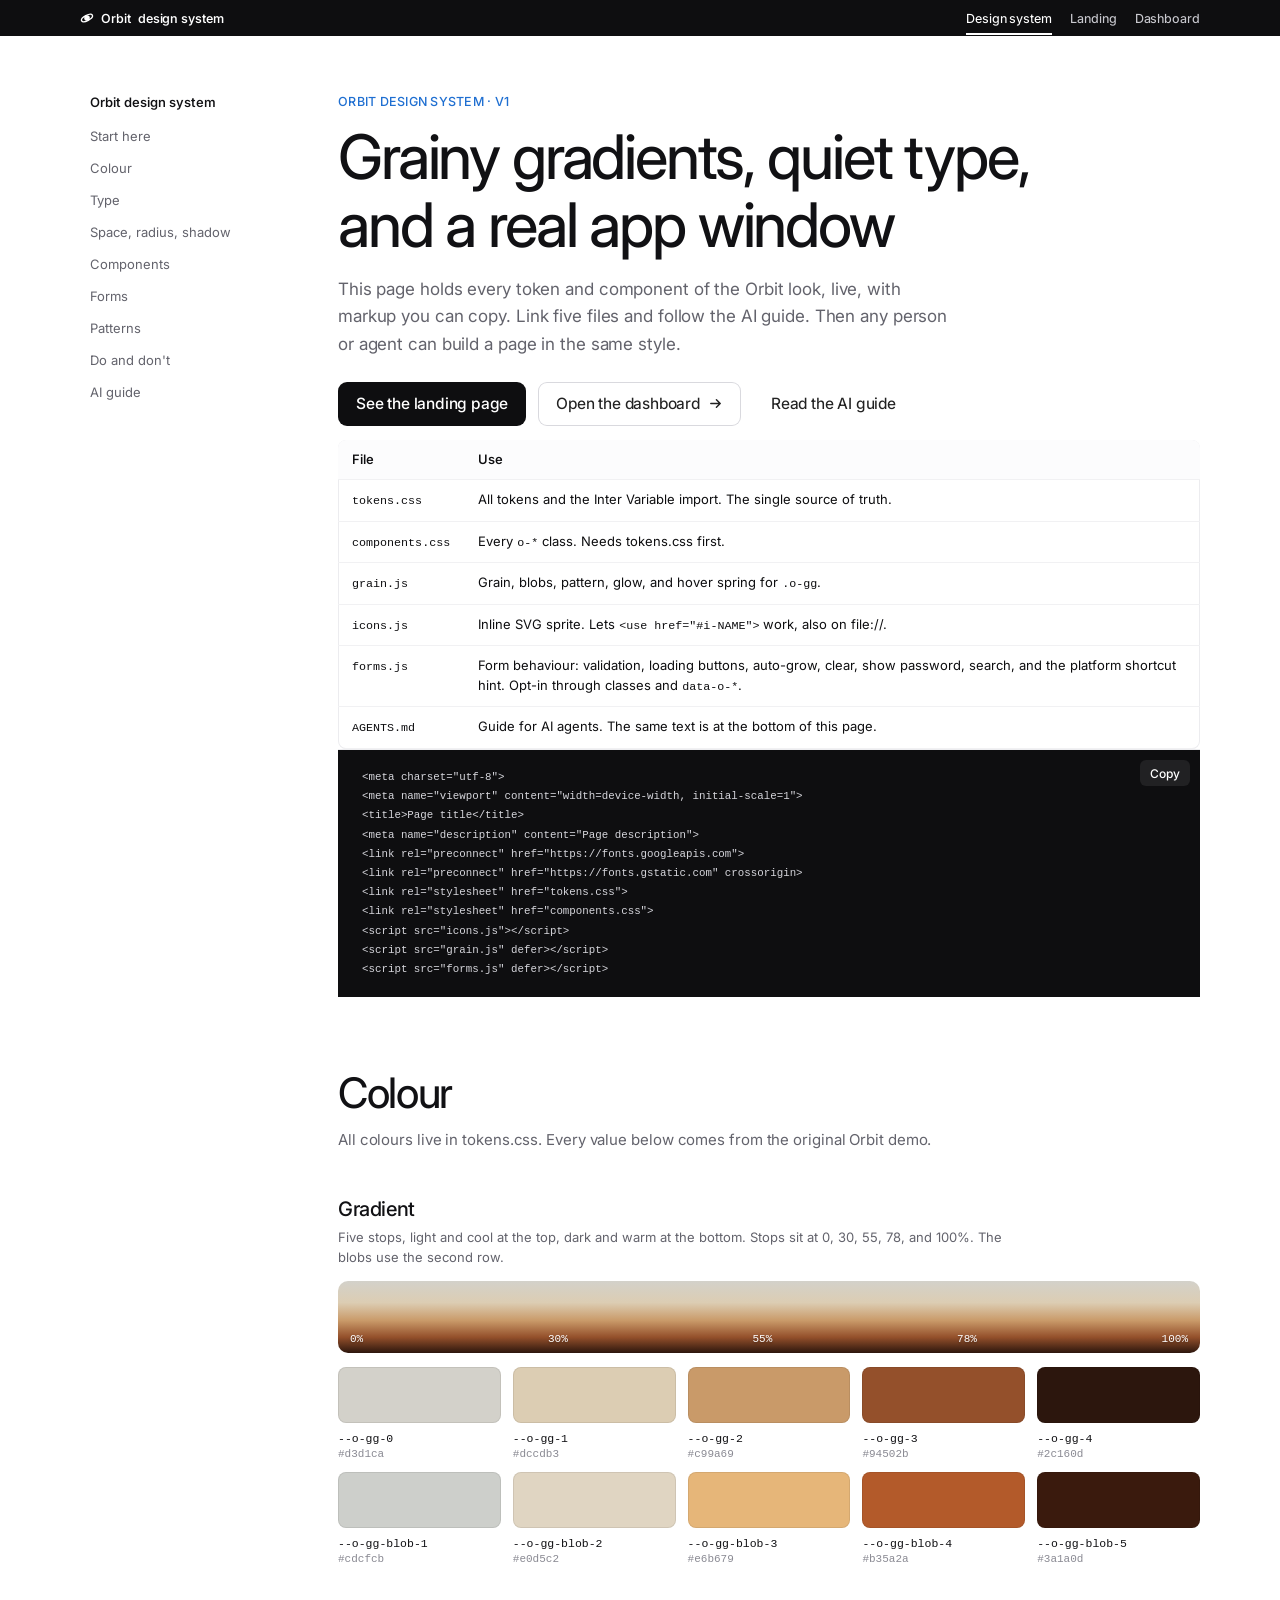
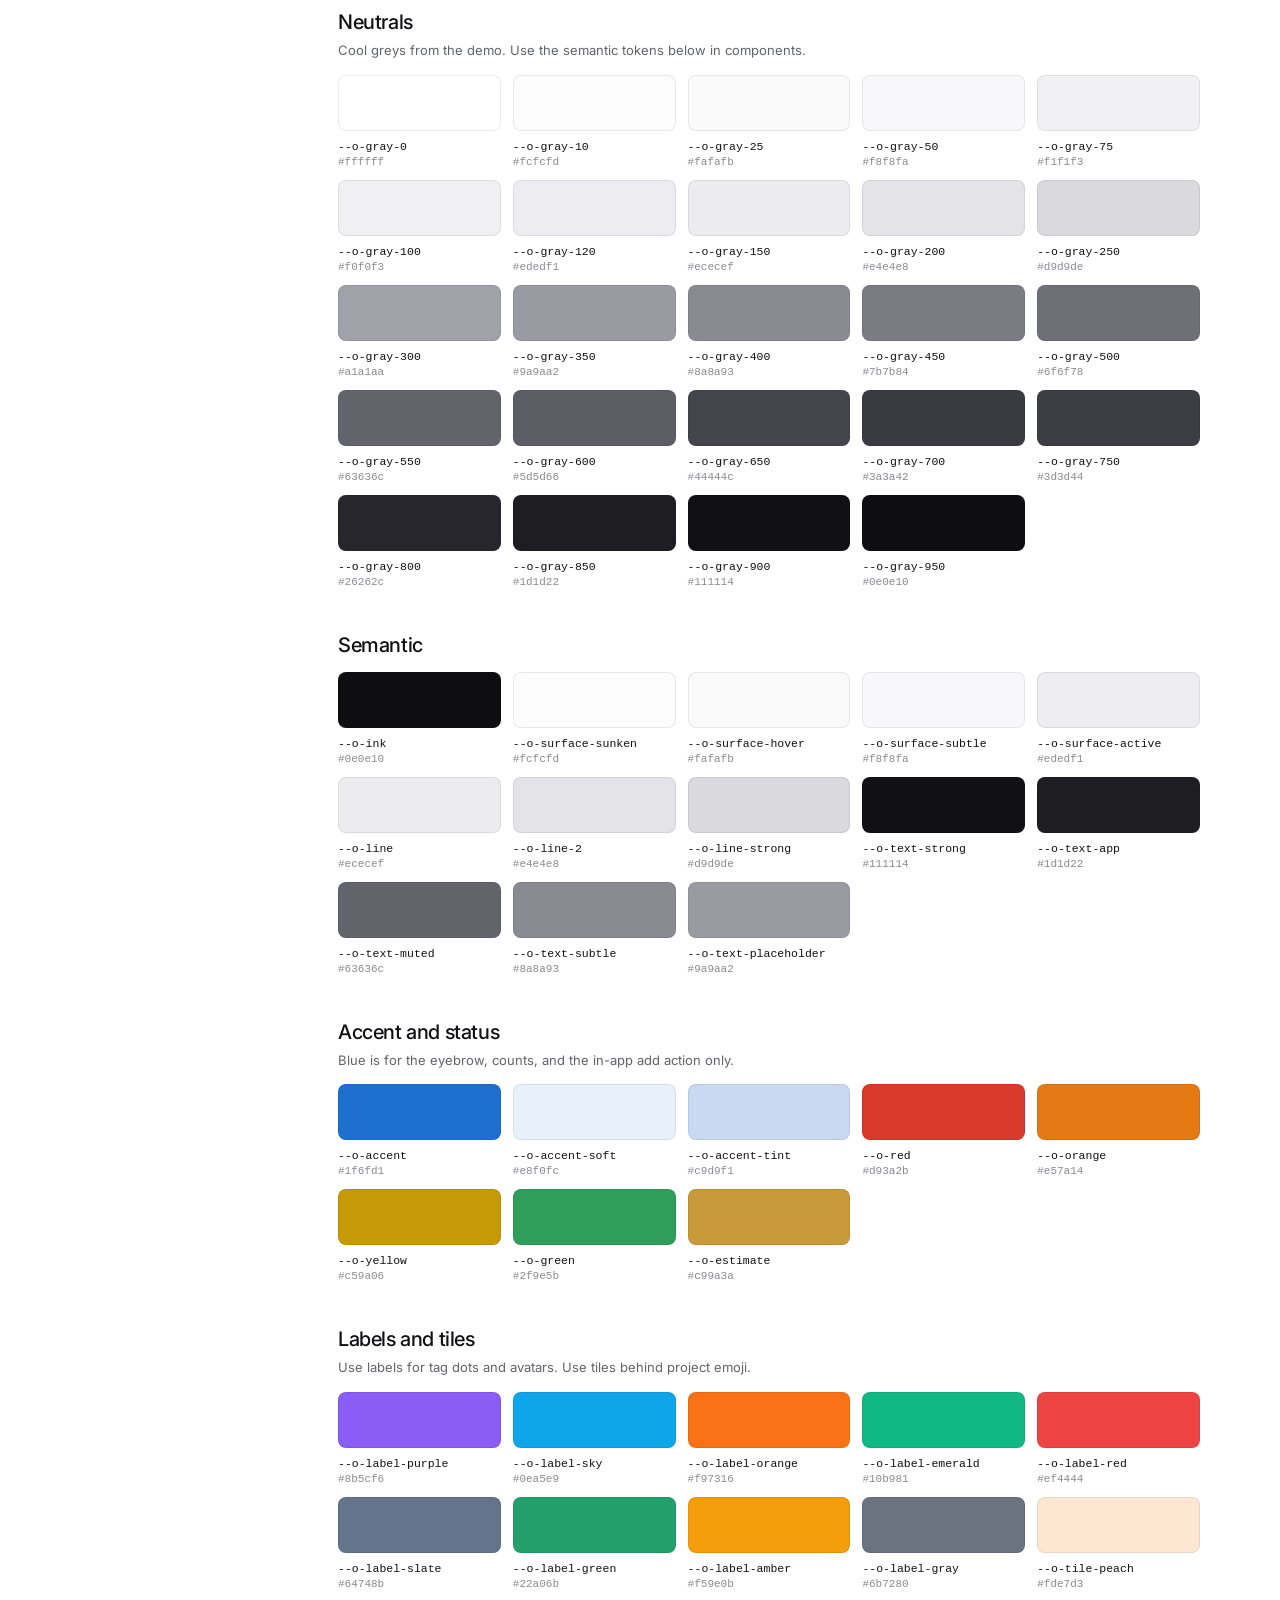
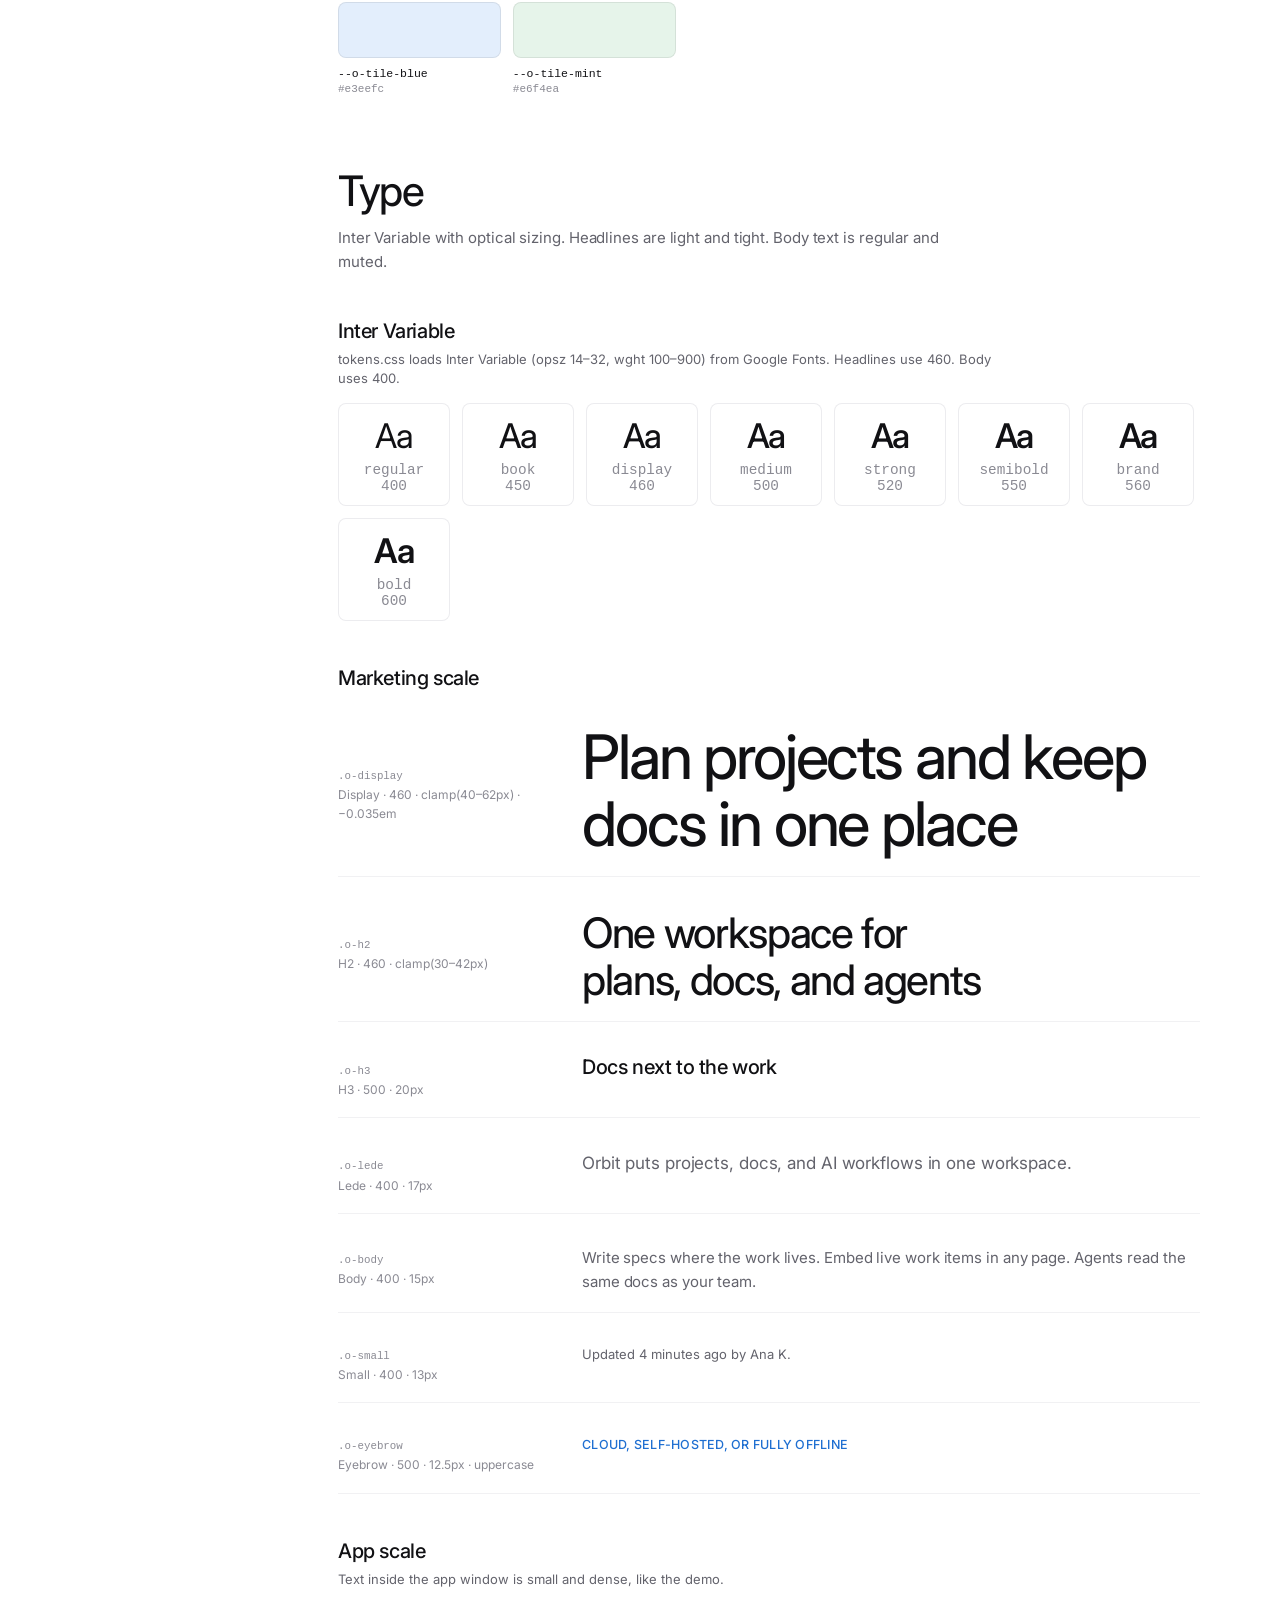
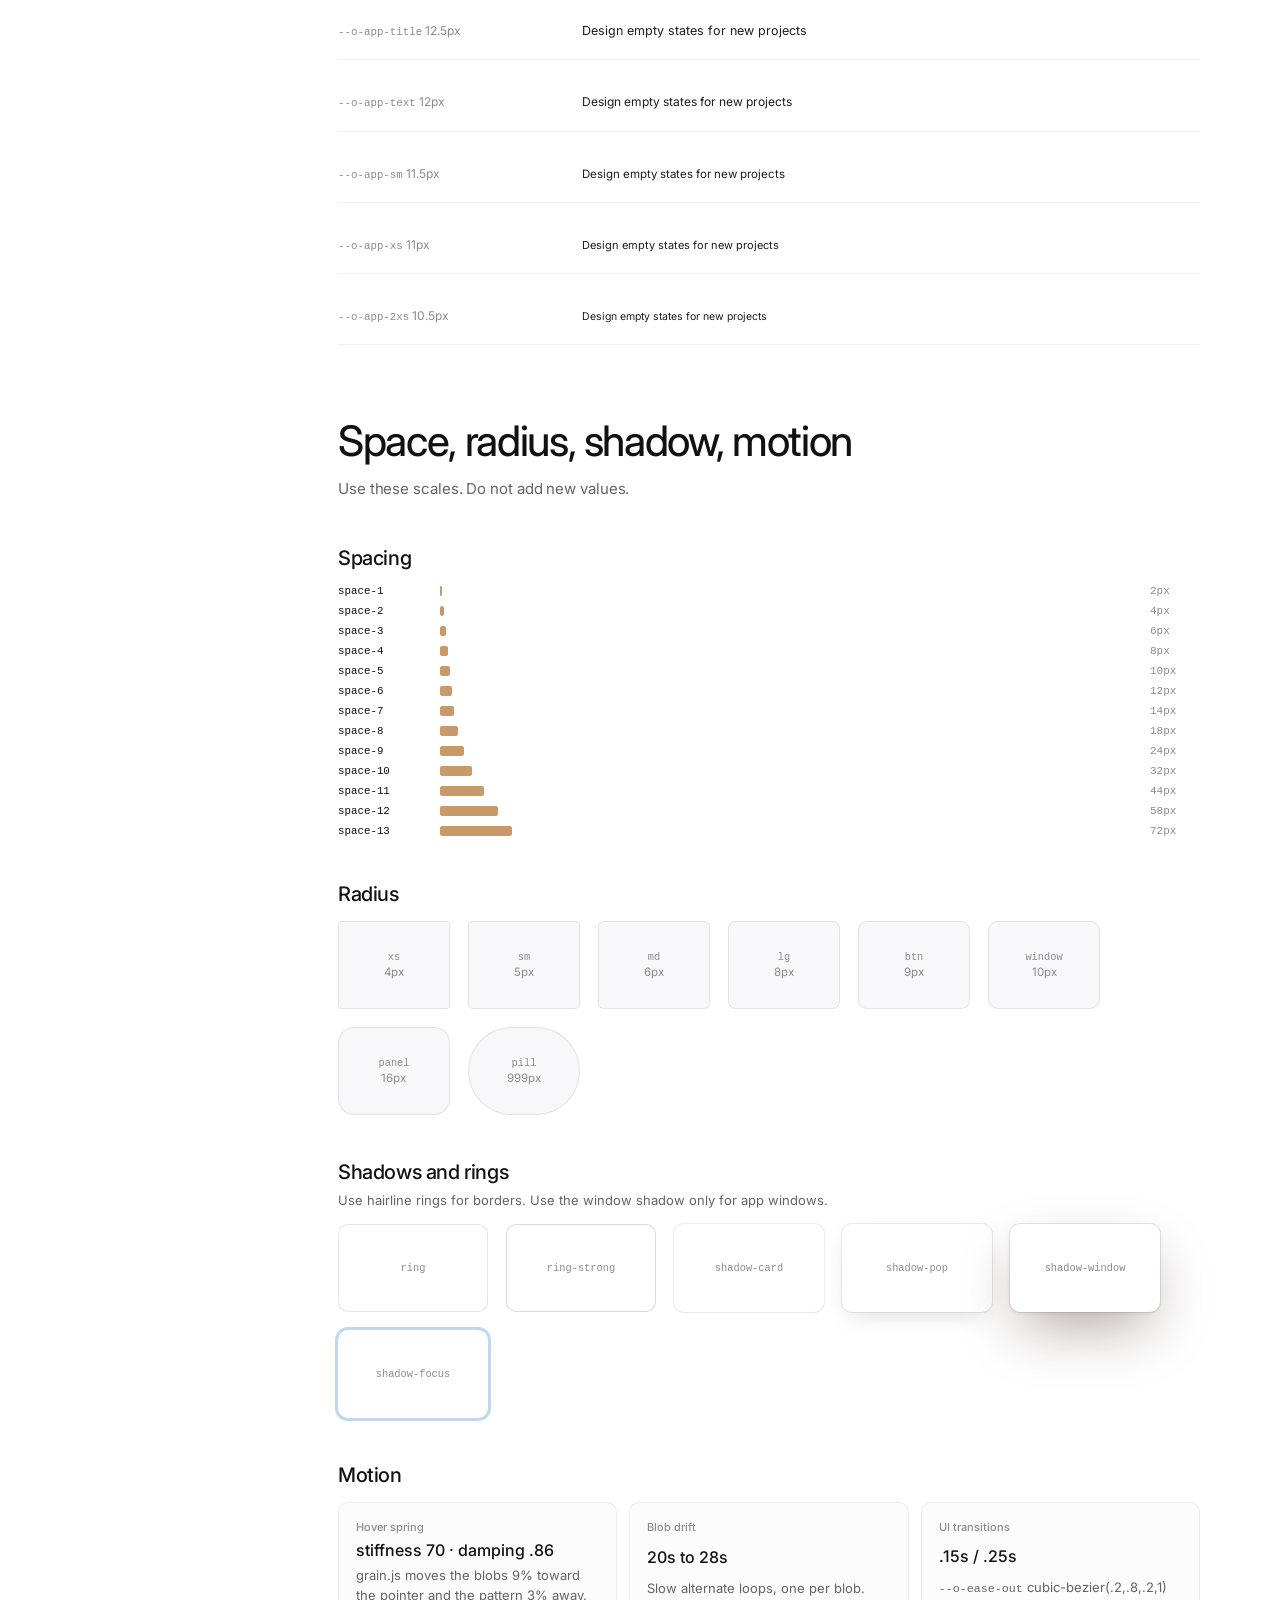
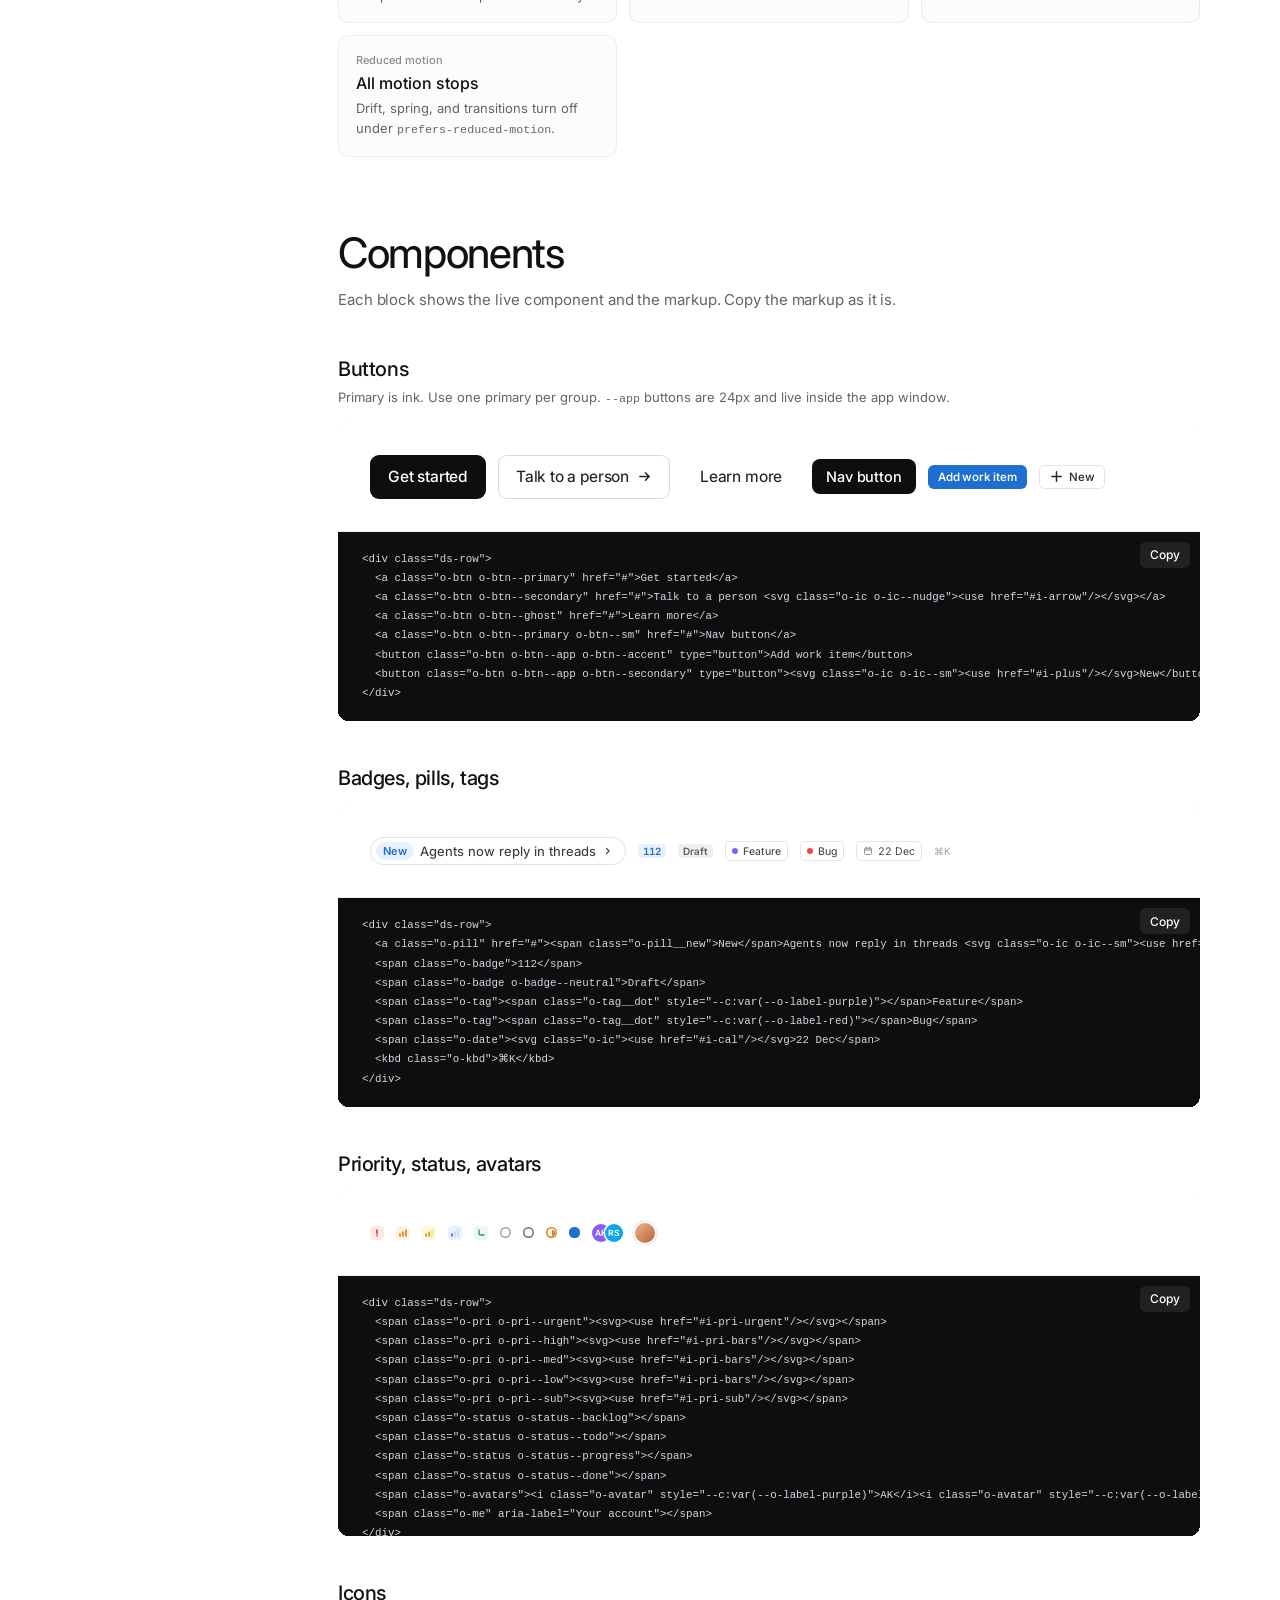
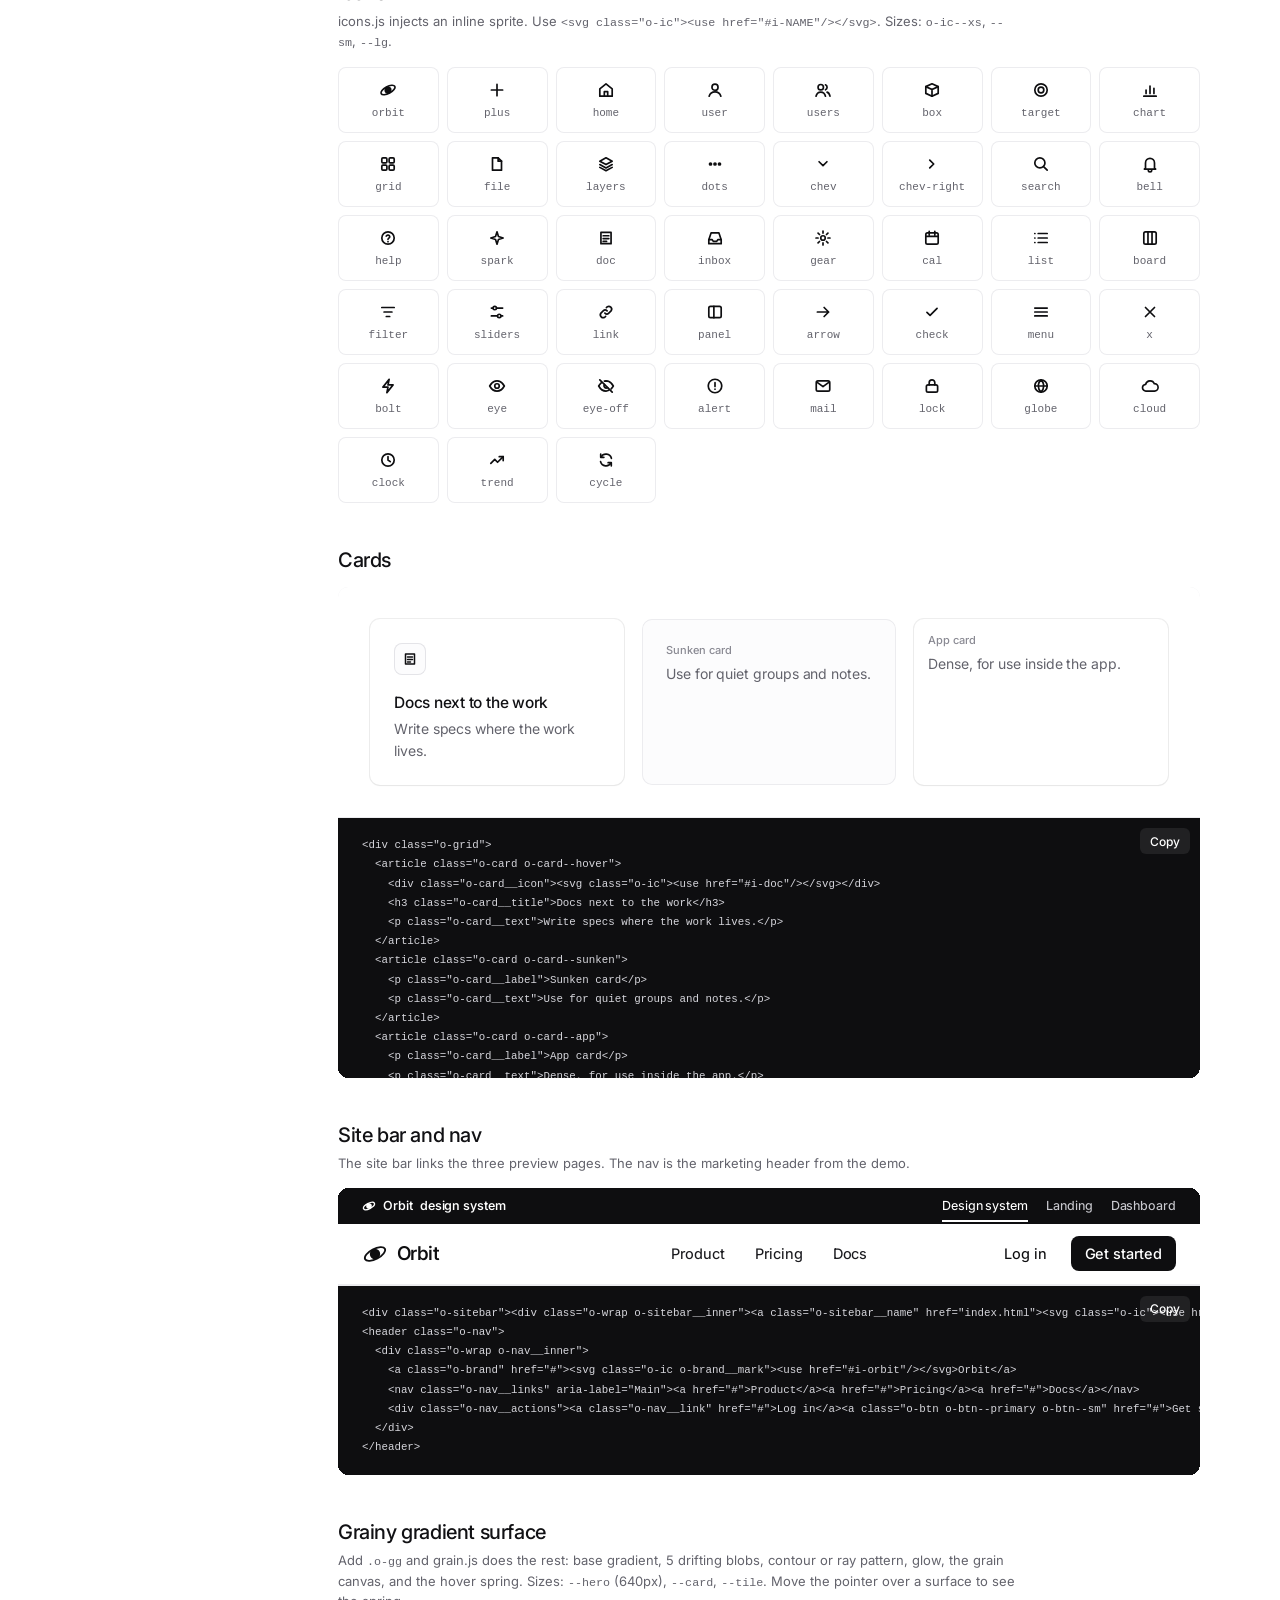
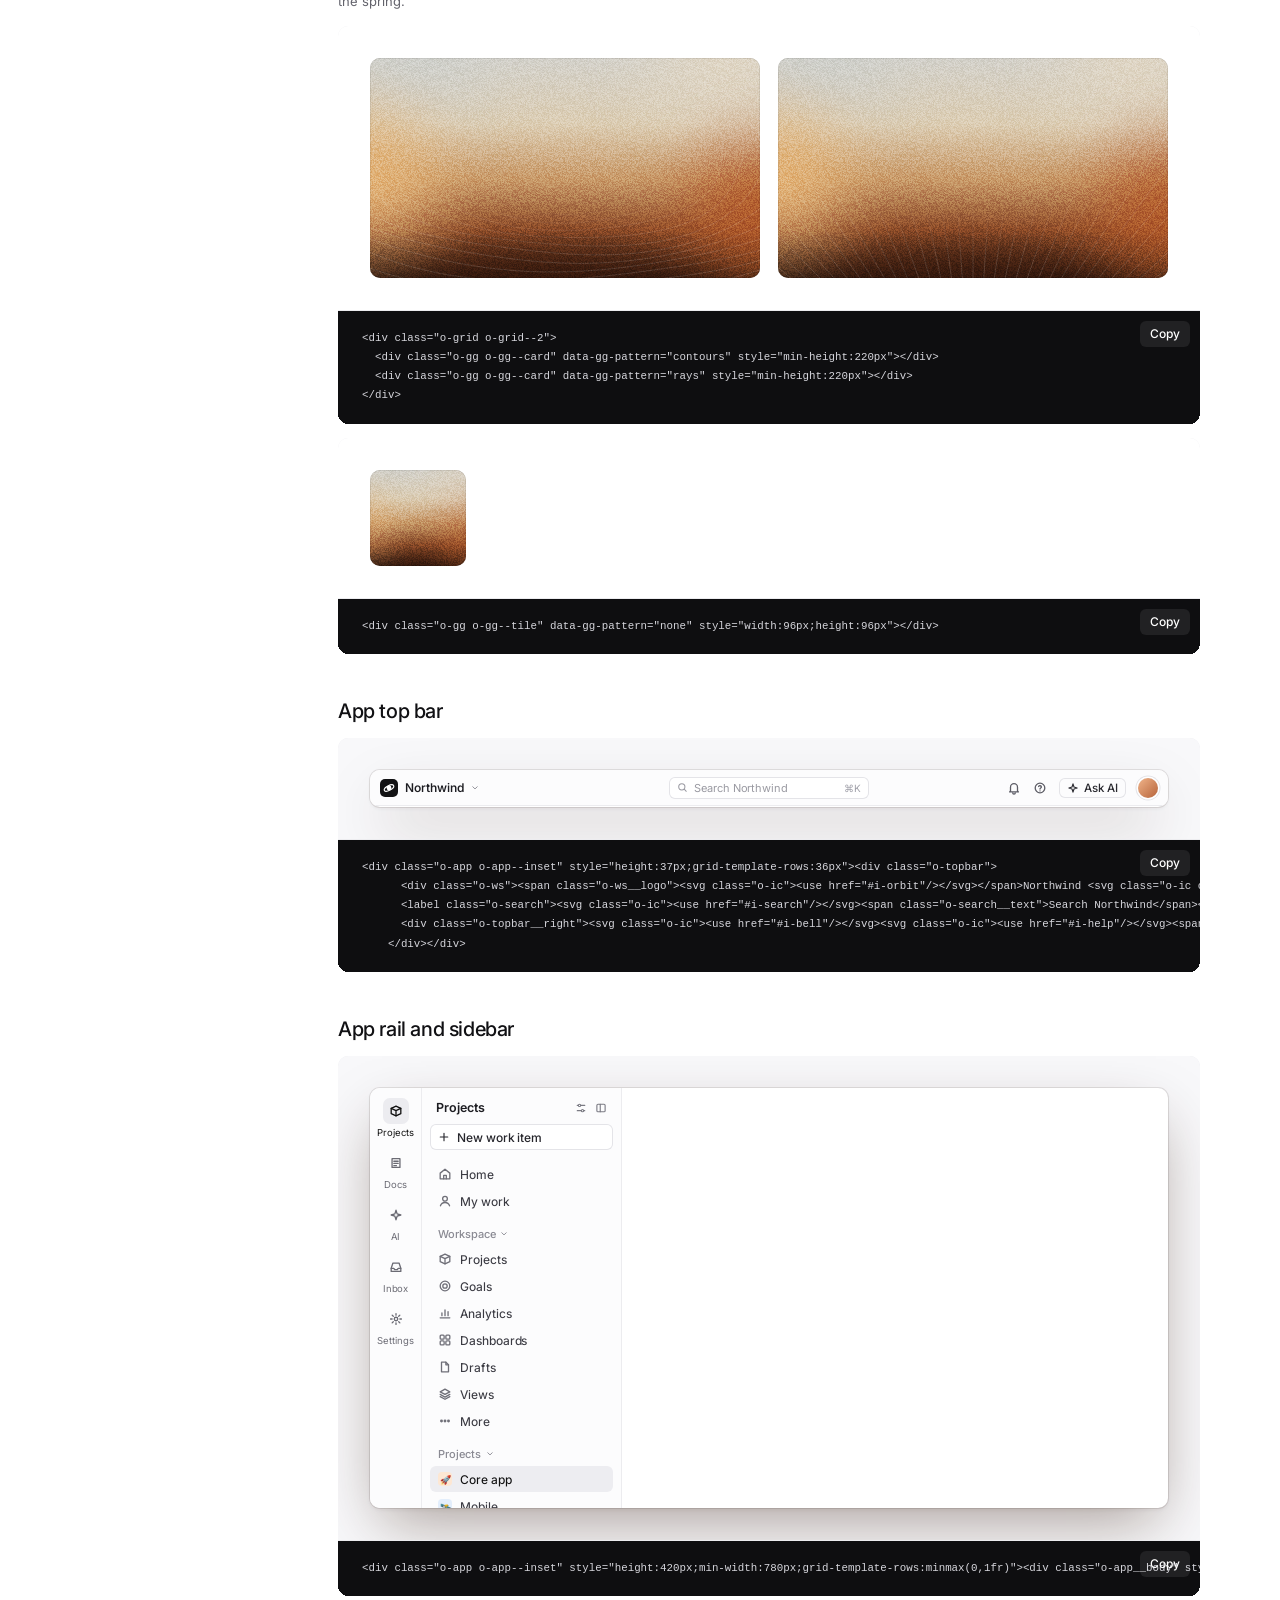
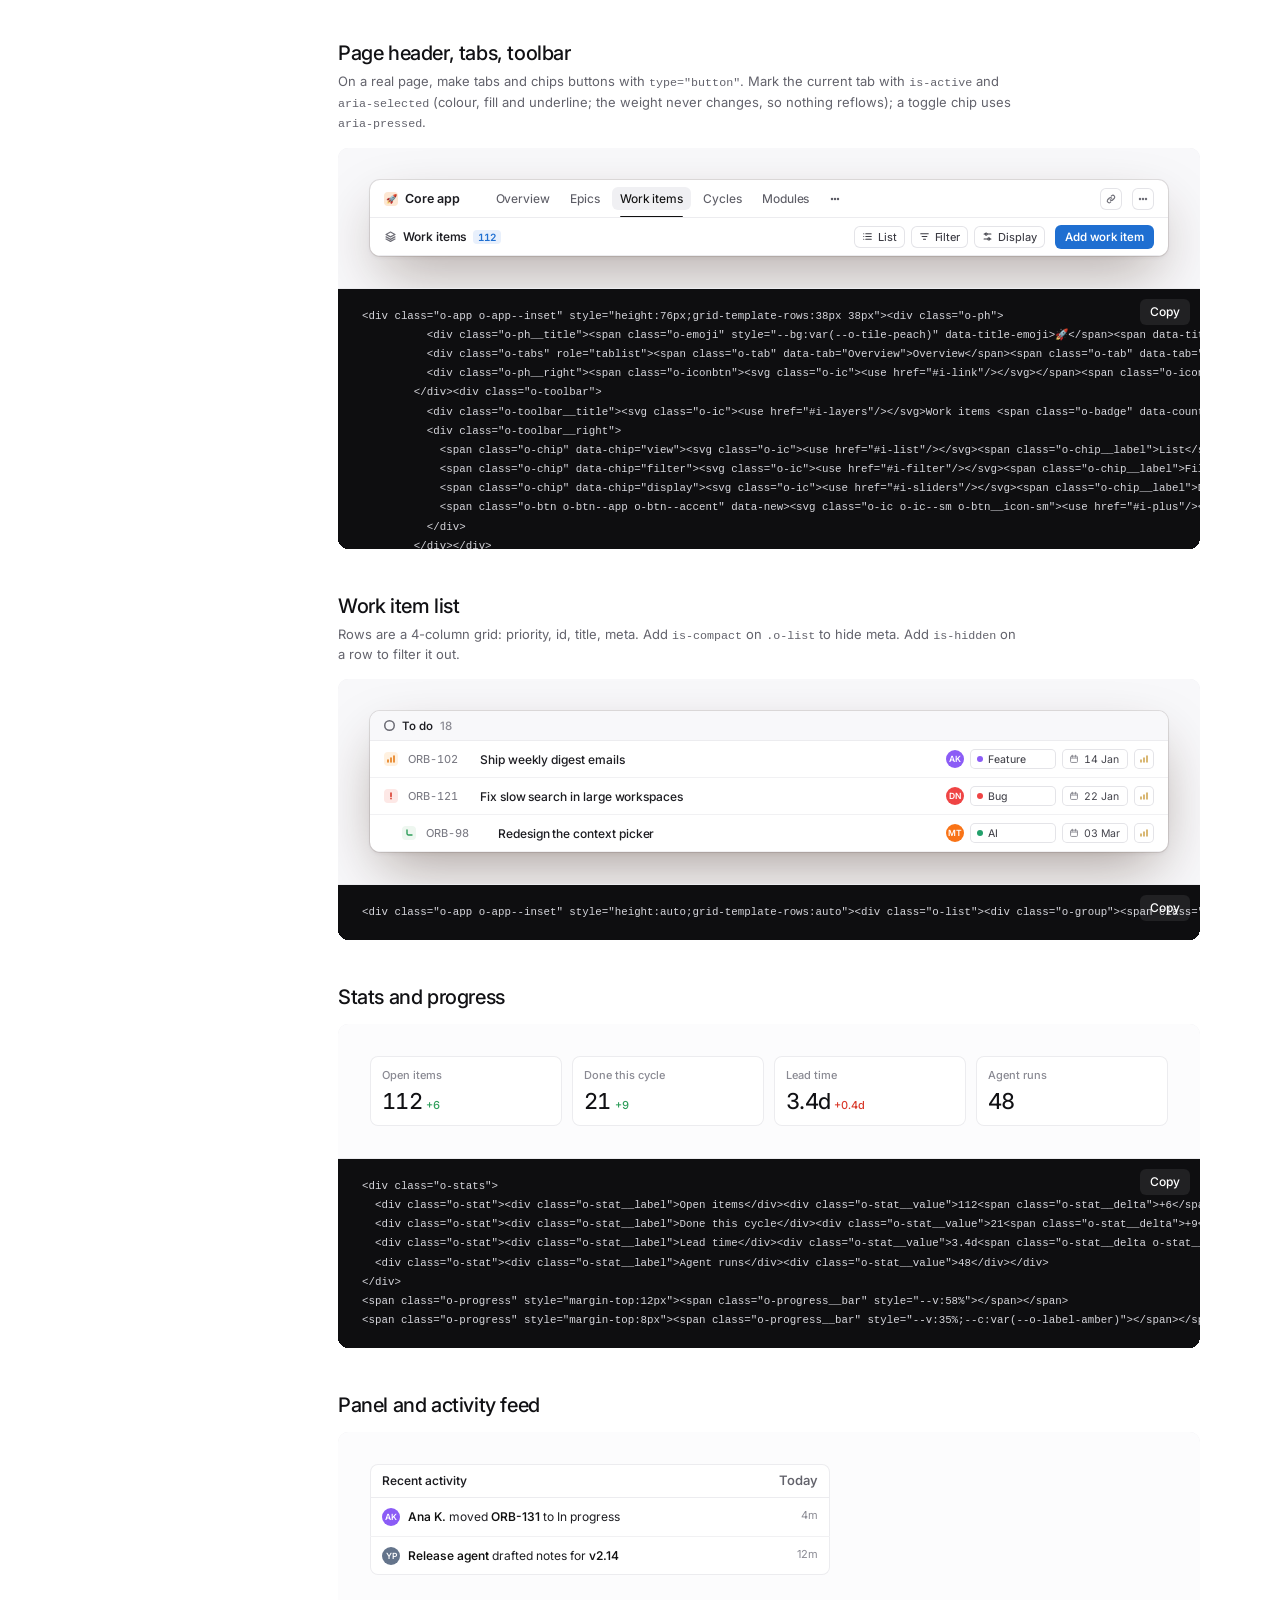
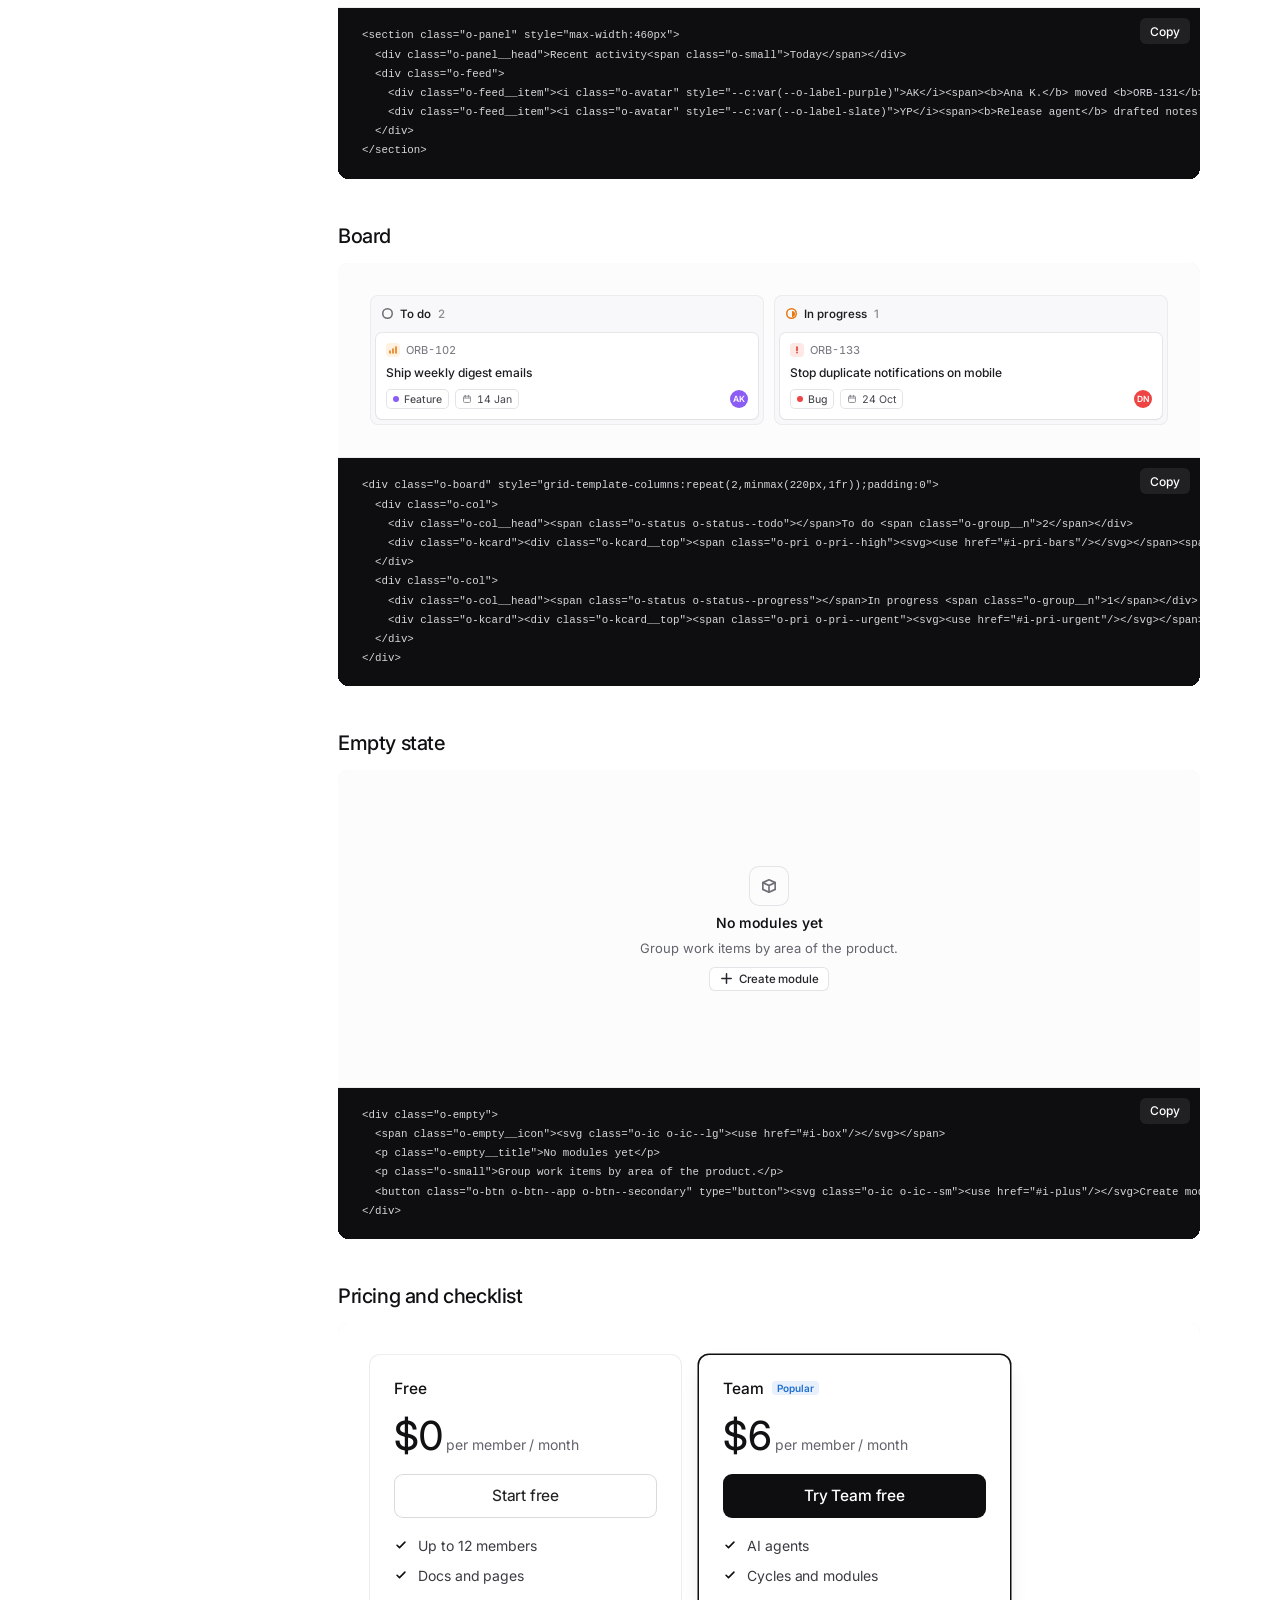
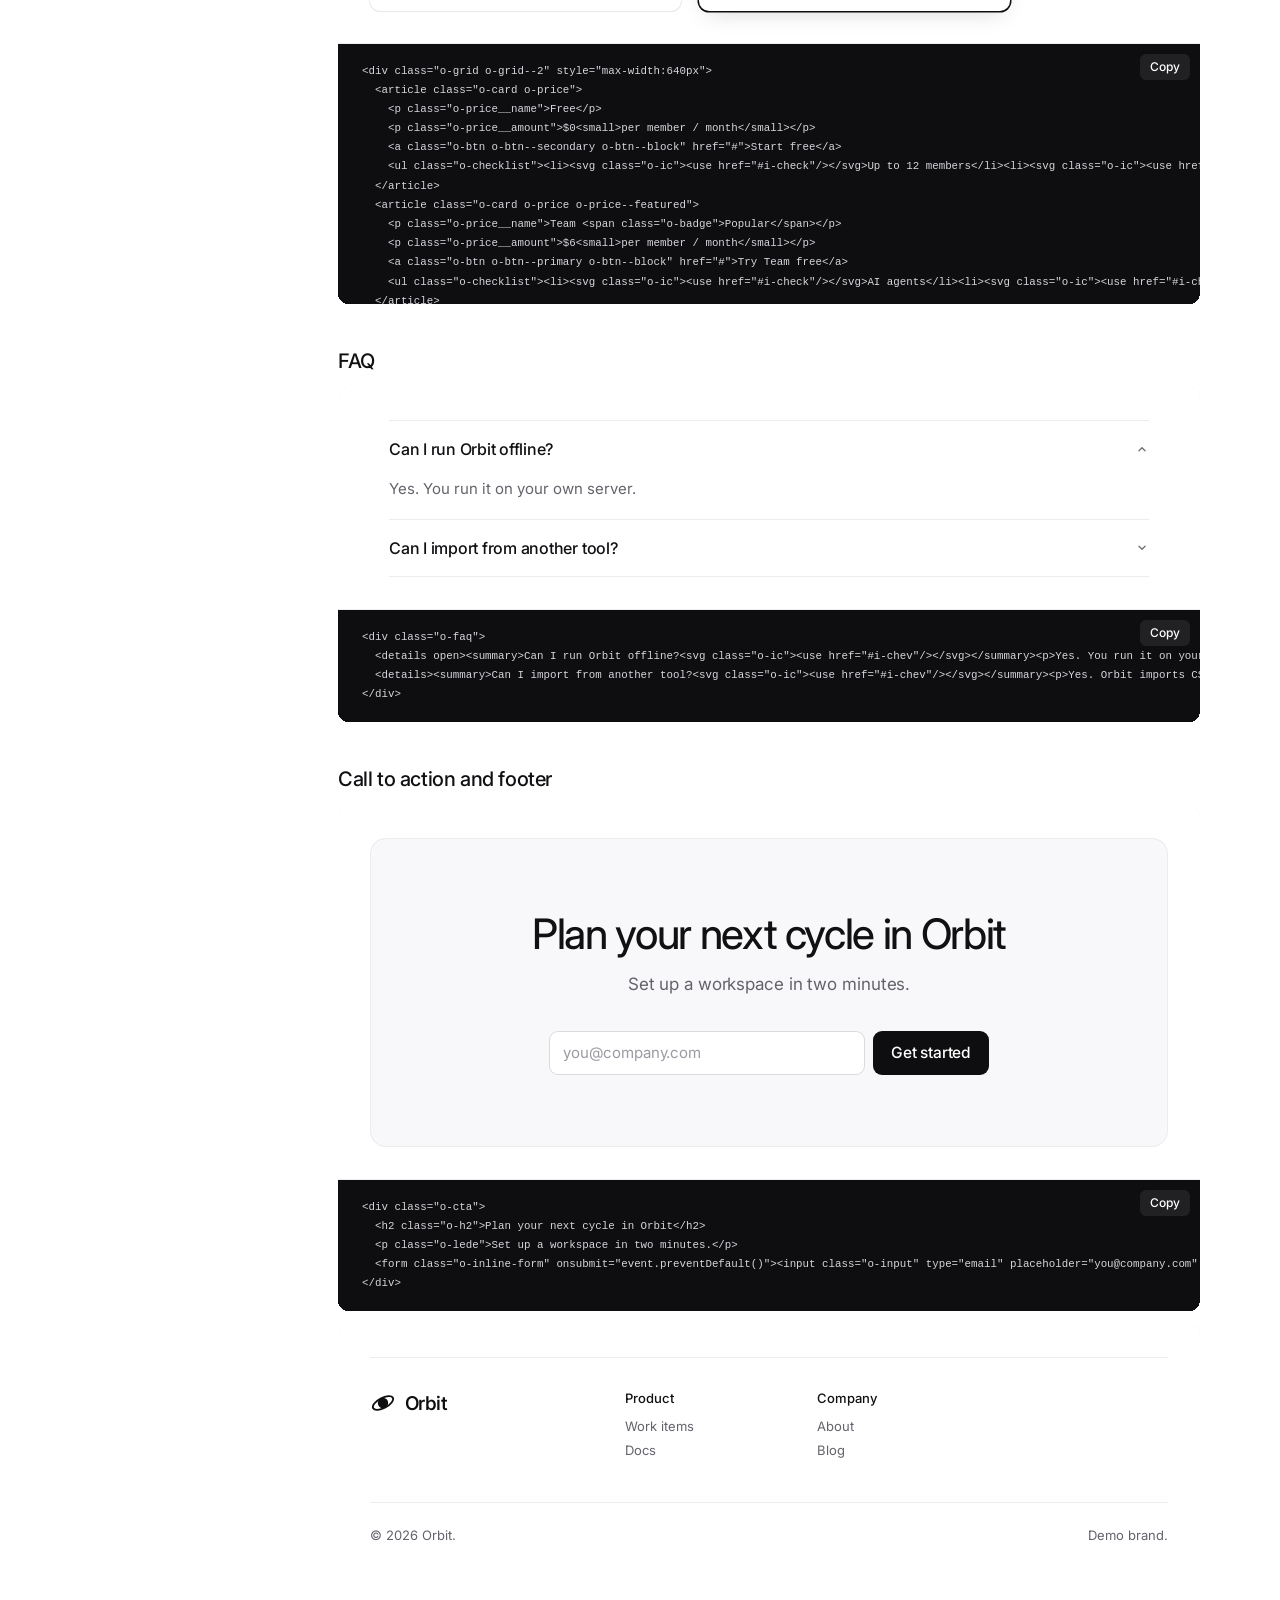
<file: index.html>
<!doctype html>
<html lang="en">
<head>
<meta charset="utf-8">
<meta name="viewport" content="width=device-width, initial-scale=1">
<title>Orbit design system</title>
<meta name="description" content="Tokens, components, and rules for the Orbit look: grainy gradients, Inter Variable, and an HTML app window.">
<link rel="preconnect" href="https://fonts.googleapis.com">
<link rel="preconnect" href="https://fonts.gstatic.com" crossorigin>
<link rel="stylesheet" href="tokens.css">
<link rel="stylesheet" href="components.css">
<script src="icons.js"></script>
<script src="grain.js" defer></script>
<script src="forms.js" defer></script>
<style>
.ds { display: grid; grid-template-columns: 200px minmax(0, 1fr); gap: var(--o-space-12); padding-bottom: var(--o-space-13); }
.ds-toc { position: sticky; top: var(--o-space-9); align-self: start; display: grid; gap: var(--o-space-2); padding-top: var(--o-space-12); font-size: var(--o-small-size); }
.ds-toc a { padding: var(--o-space-3) var(--o-space-5); border-radius: var(--o-radius-md); color: var(--o-text-muted); }
@media (hover: hover) and (pointer: fine) { .ds-toc a:hover { background: var(--o-surface-subtle); color: var(--o-ink); } }
.ds-toc p { font-weight: var(--o-w-semibold); color: var(--o-text-strong); padding: 0 var(--o-space-5) var(--o-space-4); }
.ds-head { padding-top: var(--o-space-12); }
.ds-head .o-display { margin-top: var(--o-space-7); }
.ds-head .o-lede { margin-top: var(--o-space-8); max-width: 620px; text-wrap: pretty; }
.ds-sec { padding-top: var(--o-space-13); scroll-margin-top: var(--o-space-6); }
.ds-intro { margin-top: var(--o-space-6); max-width: 640px; }
.ds-sub { margin-top: var(--o-space-11); }
.ds-desc { margin-top: var(--o-space-3); max-width: 680px; }
.ds-sub > .ds-ex, .ds-sub > .ds-sws, .ds-sub > .ds-ramp, .ds-sub > div:not(.ds-desc) { margin-top: var(--o-space-7); }
.ds-ex { border-radius: var(--o-radius-window); box-shadow: inset 0 0 0 1px var(--o-line); overflow: hidden; margin-top: var(--o-space-7); }
.ds-ex__live { padding: var(--o-space-10); background: var(--o-surface); min-width: 0; overflow-x: auto; }
.ds-ex__live--grey { background: var(--o-surface-subtle); }
.ds-ex__live--app { background: var(--o-surface-sunken); font-size: var(--o-app-text); color: var(--o-text-app); }
.ds-ex__live--flush { padding: 0; }
.ds-note { padding: var(--o-space-5) var(--o-space-8); font-size: var(--o-small-size); color: var(--o-text-muted); border-top: 1px solid var(--o-line); }
.ds-code { position: relative; border-top: 1px solid var(--o-line); background: var(--o-gray-950); }
.ds-code pre { max-height: 260px; overflow: auto; padding: var(--o-space-8) var(--o-space-9); font: 12px/1.6 ui-monospace, "SF Mono", Menlo, Consolas, monospace; color: #d6d6dc; tab-size: 2; }
.ds-copy { position: absolute; top: var(--o-space-5); right: var(--o-space-5); height: 26px; padding: 0 var(--o-space-5); border-radius: var(--o-radius-md); background: rgba(255,255,255,.08); color: #fff; font-size: 12px; font-weight: var(--o-w-medium); }
@media (hover: hover) and (pointer: fine) { .ds-copy:hover { background: rgba(255,255,255,.16); } }
.ds-row { display: flex; flex-wrap: wrap; align-items: center; gap: var(--o-space-6); }
.ds-form { display: grid; gap: var(--o-space-9); max-width: 560px; }
.ds-form .o-inline-form, #f-inline .o-inline-form { margin: 0; }
.ds-form--grid { grid-template-columns: repeat(auto-fit, minmax(220px, 1fr)); gap: var(--o-space-8); max-width: none; align-items: start; }
@media (pointer: coarse) { .ds-touchbar { --o-app-bar: 44px; } }
.ds-sws { display: grid; grid-template-columns: repeat(auto-fill, minmax(150px, 1fr)); gap: var(--o-space-6); }
.ds-sw { display: grid; gap: 3px; font-size: 12px; }
.ds-sw__chip { height: 56px; border-radius: var(--o-radius-lg); box-shadow: inset 0 0 0 1px rgba(0,0,0,.08); margin-bottom: var(--o-space-3); }
.ds-sw__name { font-family: ui-monospace, Menlo, monospace; font-size: 11.5px; color: var(--o-text-strong); }
.ds-sw__val { font-family: ui-monospace, Menlo, monospace; font-size: 11px; color: var(--o-text-subtle); word-break: break-all; }
.ds-ramp { height: 72px; border-radius: var(--o-radius-window); display: flex; justify-content: space-between; align-items: flex-end; padding: var(--o-space-4) var(--o-space-6); color: #fff; font: 11px ui-monospace, Menlo, monospace; text-shadow: 0 1px 2px rgba(0,0,0,.3); }
.ds-type { display: grid; grid-template-columns: 220px minmax(0, 1fr); gap: var(--o-space-9); align-items: baseline; padding: var(--o-space-8) 0; border-bottom: 1px solid var(--o-line-soft); }
.ds-type__meta { font-size: 12px; color: var(--o-text-subtle); line-height: 1.6; }
.ds-weights { display: flex; flex-wrap: wrap; gap: var(--o-space-6); }
.ds-weight { display: grid; justify-items: center; text-align: center; gap: var(--o-space-3); width: 112px; padding: var(--o-space-6) 0; border-radius: var(--o-radius-lg); box-shadow: inset 0 0 0 1px var(--o-line); }
.ds-weight span { font-size: 34px; letter-spacing: -0.03em; color: var(--o-text-strong); }
.ds-weight code { font-size: 11px; color: var(--o-text-subtle); }
.ds-spaces { display: grid; gap: var(--o-space-4); }
.ds-space { display: grid; grid-template-columns: 90px 1fr 50px; align-items: center; gap: var(--o-space-6); font-size: 12px; }
.ds-space__bar { height: 10px; border-radius: 2px; background: var(--o-gg-2); }
.ds-boxes { display: flex; flex-wrap: wrap; gap: var(--o-space-8); }
.ds-box { width: 112px; height: 88px; display: grid; place-content: center; justify-items: center; gap: 2px; background: var(--o-surface-subtle); box-shadow: inset 0 0 0 1px var(--o-line-2); font-size: 11.5px; color: var(--o-text-subtle); }
.ds-box--sh { background: #fff; border-radius: var(--o-radius-window); width: 150px; }
.ds-motion { display: grid; grid-template-columns: repeat(auto-fit, minmax(220px, 1fr)); gap: var(--o-space-6); }
.ds-motion .o-card { padding: var(--o-space-8); display: grid; gap: var(--o-space-3); }
.ds-icons { display: grid; grid-template-columns: repeat(auto-fill, minmax(96px, 1fr)); gap: var(--o-space-4); }
.ds-icon { display: grid; justify-items: center; gap: var(--o-space-4); padding: var(--o-space-7) var(--o-space-3); border-radius: var(--o-radius-lg); box-shadow: inset 0 0 0 1px var(--o-line); font: 11px ui-monospace, Menlo, monospace; color: var(--o-text-muted); }
.ds-icon .o-ic { width: 18px; height: 18px; color: var(--o-ink); }
.ds-hero { border-radius: var(--o-radius-window); box-shadow: inset 0 0 0 1px var(--o-line); overflow: hidden; margin-top: var(--o-space-7); }
.ds-hero .o-wrap { width: calc(100% - 2 * var(--o-space-10)); }
.ds-hero + .ds-code { border-radius: 0 0 var(--o-radius-window) var(--o-radius-window); margin-top: -1px; }
.ds-rules { display: grid; gap: var(--o-space-6); margin-top: var(--o-space-9); }
.ds-rule { display: grid; grid-template-columns: 1fr 1fr; gap: var(--o-space-6); }
.ds-do, .ds-dont { padding: var(--o-space-7) var(--o-space-8); border-radius: var(--o-radius-lg); font-size: 14px; line-height: 1.5; color: var(--o-text-2); box-shadow: inset 3px 0 0 var(--c), inset 0 0 0 1px var(--o-line); }
.ds-do { --c: var(--o-green); } .ds-dont { --c: var(--o-red); }
.ds-do b, .ds-dont b { display: block; font-size: 12px; text-transform: uppercase; letter-spacing: .06em; color: var(--c); margin-bottom: var(--o-space-2); }
.ds-table { overflow-x: auto; margin-top: var(--o-space-7); border-radius: var(--o-radius-lg); box-shadow: inset 0 0 0 1px var(--o-line); }
.ds-table table { width: 100%; border-collapse: collapse; font-size: 13px; }
.ds-table th, .ds-table td { text-align: left; vertical-align: top; padding: var(--o-space-5) var(--o-space-7); border-bottom: 1px solid var(--o-line-soft); line-height: 1.5; }
.ds-table th { font-weight: var(--o-w-semibold); background: var(--o-surface-sunken); }
.ds code, .ds-md code { font-family: ui-monospace, Menlo, monospace; font-size: .9em; }
.ds-md { margin-top: var(--o-space-9); padding: var(--o-space-10); border-radius: var(--o-radius-window); box-shadow: inset 0 0 0 1px var(--o-line); font-size: 14.5px; line-height: 1.6; color: var(--o-text-2); }
.ds-md > * + * { margin-top: var(--o-space-6); }
.ds-md h2 { font-size: 24px; font-weight: var(--o-w-display); letter-spacing: -0.02em; color: var(--o-text-strong); }
.ds-md h3 { font-size: 17px; font-weight: var(--o-w-medium); color: var(--o-text-strong); margin-top: var(--o-space-10); }
.ds-md ul, .ds-md ol { padding-left: 20px; display: grid; grid-template-columns: minmax(0, 1fr); gap: var(--o-space-3); }
.ds-md { overflow-wrap: anywhere; min-width: 0; }
.ds-md pre { overflow-wrap: normal; }
.ds-md td:first-child { overflow-wrap: normal; min-width: 96px; }
main { min-width: 0; }
.ds-md p code, .ds-md li code, .ds-md td code { background: var(--o-surface-subtle); padding: 1px 4px; border-radius: 4px; }
.ds-md .ds-code { border-radius: var(--o-radius-lg); border: 0; }
.ds-actions { display: flex; flex-wrap: wrap; gap: var(--o-space-6); margin-top: var(--o-space-9); }
@media (max-width: 960px) {
  .ds { grid-template-columns: minmax(0, 1fr); gap: 0; }
  .ds-toc { position: static; display: flex; flex-wrap: wrap; padding-top: var(--o-space-9); }
  .ds-toc p { display: none; }
}
@media (max-width: 640px) {
  .ds-type { grid-template-columns: minmax(0, 1fr); gap: var(--o-space-4); }
  .ds-rule { grid-template-columns: minmax(0, 1fr); }
  .ds-ex__live { padding: var(--o-space-8); }
  .ds-ex__live--flush { padding: 0; }
  .ds-md { padding: var(--o-space-8); }
  .ds-hero .o-wrap { width: calc(100% - 2 * var(--o-space-6)); }
}
</style>
</head>
<body>
<div class="o-sitebar"><div class="o-wrap o-sitebar__inner"><a class="o-sitebar__name" href="index.html"><svg class="o-ic"><use href="#i-orbit"/></svg>Orbit <span>design system</span></a><a class="o-sitebar__link is-active" href="index.html" aria-current="page">Design system</a><a class="o-sitebar__link" href="landing.html">Landing</a><a class="o-sitebar__link" href="dashboard.html">Dashboard</a></div></div>
<div class="o-wrap ds">
  <nav class="ds-toc" aria-label="On this page"><p>Orbit design system</p><a href="#start">Start here</a><a href="#colour">Colour</a><a href="#type">Type</a><a href="#scales">Space, radius, shadow</a><a href="#components">Components</a><a href="#forms">Forms</a><a href="#patterns">Patterns</a><a href="#rules">Do and don't</a><a href="#ai">AI guide</a></nav>
  <main><header class="ds-head" id="start">
      <p class="o-eyebrow">Orbit design system · v1</p>
      <h1 class="o-display">Grainy gradients, quiet type, and a real app window</h1>
      <p class="o-lede">This page holds every token and component of the Orbit look, live, with markup you can copy. Link five files and follow the AI guide. Then any person or agent can build a page in the same style.</p>
      <div class="ds-actions">
        <a class="o-btn o-btn--primary" href="landing.html">See the landing page</a>
        <a class="o-btn o-btn--secondary" href="dashboard.html">Open the dashboard <svg class="o-ic o-ic--nudge"><use href="#i-arrow"/></svg></a>
        <a class="o-btn o-btn--ghost" href="#ai">Read the AI guide</a>
      </div>
      <div class="ds-table"><table><thead><tr><th>File</th><th>Use</th></tr></thead><tbody><tr><td><code>tokens.css</code></td><td>All tokens and the Inter Variable import. The single source of truth.</td></tr><tr><td><code>components.css</code></td><td>Every <code>o-*</code> class. Needs tokens.css first.</td></tr><tr><td><code>grain.js</code></td><td>Grain, blobs, pattern, glow, and hover spring for <code>.o-gg</code>.</td></tr><tr><td><code>icons.js</code></td><td>Inline SVG sprite. Lets <code>&lt;use href="#i-NAME"&gt;</code> work, also on file://.</td></tr><tr><td><code>forms.js</code></td><td>Form behaviour: validation, loading buttons, auto-grow, clear, show password, search, and the platform shortcut hint. Opt-in through classes and <code>data-o-*</code>.</td></tr><tr><td><code>AGENTS.md</code></td><td>Guide for AI agents. The same text is at the bottom of this page.</td></tr></tbody></table></div>
      <div class="ds-code"><button class="ds-copy" type="button">Copy</button><pre><code>&lt;meta charset="utf-8"&gt;
&lt;meta name="viewport" content="width=device-width, initial-scale=1"&gt;
&lt;title&gt;Page title&lt;/title&gt;
&lt;meta name="description" content="Page description"&gt;
&lt;link rel="preconnect" href="https://fonts.googleapis.com"&gt;
&lt;link rel="preconnect" href="https://fonts.gstatic.com" crossorigin&gt;
&lt;link rel="stylesheet" href="tokens.css"&gt;
&lt;link rel="stylesheet" href="components.css"&gt;
&lt;script src="icons.js"&gt;&lt;/script&gt;
&lt;script src="grain.js" defer&gt;&lt;/script&gt;
&lt;script src="forms.js" defer&gt;&lt;/script&gt;</code></pre></div>
    </header><section class="ds-sec" id="colour"><h2 class="o-h2 ds-h2">Colour</h2><p class="o-body ds-intro">All colours live in tokens.css. Every value below comes from the original Orbit demo.</p><div class="ds-sub"><h3 class="o-h3">Gradient</h3><p class="o-small ds-desc">Five stops, light and cool at the top, dark and warm at the bottom. Stops sit at 0, 30, 55, 78, and 100%. The blobs use the second row.</p><div class="ds-ramp" style="background:var(--o-gg-base)"><span>0%</span><span>30%</span><span>55%</span><span>78%</span><span>100%</span></div><div class="ds-sws"><div class="ds-sw"><span class="ds-sw__chip" style="background:var(--o-gg-0)"></span><span class="ds-sw__name">--o-gg-0</span><span class="ds-sw__val">#d3d1ca</span></div><div class="ds-sw"><span class="ds-sw__chip" style="background:var(--o-gg-1)"></span><span class="ds-sw__name">--o-gg-1</span><span class="ds-sw__val">#dccdb3</span></div><div class="ds-sw"><span class="ds-sw__chip" style="background:var(--o-gg-2)"></span><span class="ds-sw__name">--o-gg-2</span><span class="ds-sw__val">#c99a69</span></div><div class="ds-sw"><span class="ds-sw__chip" style="background:var(--o-gg-3)"></span><span class="ds-sw__name">--o-gg-3</span><span class="ds-sw__val">#94502b</span></div><div class="ds-sw"><span class="ds-sw__chip" style="background:var(--o-gg-4)"></span><span class="ds-sw__name">--o-gg-4</span><span class="ds-sw__val">#2c160d</span></div><div class="ds-sw"><span class="ds-sw__chip" style="background:var(--o-gg-blob-1)"></span><span class="ds-sw__name">--o-gg-blob-1</span><span class="ds-sw__val">#cdcfcb</span></div><div class="ds-sw"><span class="ds-sw__chip" style="background:var(--o-gg-blob-2)"></span><span class="ds-sw__name">--o-gg-blob-2</span><span class="ds-sw__val">#e0d5c2</span></div><div class="ds-sw"><span class="ds-sw__chip" style="background:var(--o-gg-blob-3)"></span><span class="ds-sw__name">--o-gg-blob-3</span><span class="ds-sw__val">#e6b679</span></div><div class="ds-sw"><span class="ds-sw__chip" style="background:var(--o-gg-blob-4)"></span><span class="ds-sw__name">--o-gg-blob-4</span><span class="ds-sw__val">#b35a2a</span></div><div class="ds-sw"><span class="ds-sw__chip" style="background:var(--o-gg-blob-5)"></span><span class="ds-sw__name">--o-gg-blob-5</span><span class="ds-sw__val">#3a1a0d</span></div></div></div><div class="ds-sub"><h3 class="o-h3">Neutrals</h3><p class="o-small ds-desc">Cool greys from the demo. Use the semantic tokens below in components.</p><div class="ds-sws"><div class="ds-sw"><span class="ds-sw__chip" style="background:var(--o-gray-0)"></span><span class="ds-sw__name">--o-gray-0</span><span class="ds-sw__val">#ffffff</span></div><div class="ds-sw"><span class="ds-sw__chip" style="background:var(--o-gray-10)"></span><span class="ds-sw__name">--o-gray-10</span><span class="ds-sw__val">#fcfcfd</span></div><div class="ds-sw"><span class="ds-sw__chip" style="background:var(--o-gray-25)"></span><span class="ds-sw__name">--o-gray-25</span><span class="ds-sw__val">#fafafb</span></div><div class="ds-sw"><span class="ds-sw__chip" style="background:var(--o-gray-50)"></span><span class="ds-sw__name">--o-gray-50</span><span class="ds-sw__val">#f8f8fa</span></div><div class="ds-sw"><span class="ds-sw__chip" style="background:var(--o-gray-75)"></span><span class="ds-sw__name">--o-gray-75</span><span class="ds-sw__val">#f1f1f3</span></div><div class="ds-sw"><span class="ds-sw__chip" style="background:var(--o-gray-100)"></span><span class="ds-sw__name">--o-gray-100</span><span class="ds-sw__val">#f0f0f3</span></div><div class="ds-sw"><span class="ds-sw__chip" style="background:var(--o-gray-120)"></span><span class="ds-sw__name">--o-gray-120</span><span class="ds-sw__val">#ededf1</span></div><div class="ds-sw"><span class="ds-sw__chip" style="background:var(--o-gray-150)"></span><span class="ds-sw__name">--o-gray-150</span><span class="ds-sw__val">#ececef</span></div><div class="ds-sw"><span class="ds-sw__chip" style="background:var(--o-gray-200)"></span><span class="ds-sw__name">--o-gray-200</span><span class="ds-sw__val">#e4e4e8</span></div><div class="ds-sw"><span class="ds-sw__chip" style="background:var(--o-gray-250)"></span><span class="ds-sw__name">--o-gray-250</span><span class="ds-sw__val">#d9d9de</span></div><div class="ds-sw"><span class="ds-sw__chip" style="background:var(--o-gray-300)"></span><span class="ds-sw__name">--o-gray-300</span><span class="ds-sw__val">#a1a1aa</span></div><div class="ds-sw"><span class="ds-sw__chip" style="background:var(--o-gray-350)"></span><span class="ds-sw__name">--o-gray-350</span><span class="ds-sw__val">#9a9aa2</span></div><div class="ds-sw"><span class="ds-sw__chip" style="background:var(--o-gray-400)"></span><span class="ds-sw__name">--o-gray-400</span><span class="ds-sw__val">#8a8a93</span></div><div class="ds-sw"><span class="ds-sw__chip" style="background:var(--o-gray-450)"></span><span class="ds-sw__name">--o-gray-450</span><span class="ds-sw__val">#7b7b84</span></div><div class="ds-sw"><span class="ds-sw__chip" style="background:var(--o-gray-500)"></span><span class="ds-sw__name">--o-gray-500</span><span class="ds-sw__val">#6f6f78</span></div><div class="ds-sw"><span class="ds-sw__chip" style="background:var(--o-gray-550)"></span><span class="ds-sw__name">--o-gray-550</span><span class="ds-sw__val">#63636c</span></div><div class="ds-sw"><span class="ds-sw__chip" style="background:var(--o-gray-600)"></span><span class="ds-sw__name">--o-gray-600</span><span class="ds-sw__val">#5d5d66</span></div><div class="ds-sw"><span class="ds-sw__chip" style="background:var(--o-gray-650)"></span><span class="ds-sw__name">--o-gray-650</span><span class="ds-sw__val">#44444c</span></div><div class="ds-sw"><span class="ds-sw__chip" style="background:var(--o-gray-700)"></span><span class="ds-sw__name">--o-gray-700</span><span class="ds-sw__val">#3a3a42</span></div><div class="ds-sw"><span class="ds-sw__chip" style="background:var(--o-gray-750)"></span><span class="ds-sw__name">--o-gray-750</span><span class="ds-sw__val">#3d3d44</span></div><div class="ds-sw"><span class="ds-sw__chip" style="background:var(--o-gray-800)"></span><span class="ds-sw__name">--o-gray-800</span><span class="ds-sw__val">#26262c</span></div><div class="ds-sw"><span class="ds-sw__chip" style="background:var(--o-gray-850)"></span><span class="ds-sw__name">--o-gray-850</span><span class="ds-sw__val">#1d1d22</span></div><div class="ds-sw"><span class="ds-sw__chip" style="background:var(--o-gray-900)"></span><span class="ds-sw__name">--o-gray-900</span><span class="ds-sw__val">#111114</span></div><div class="ds-sw"><span class="ds-sw__chip" style="background:var(--o-gray-950)"></span><span class="ds-sw__name">--o-gray-950</span><span class="ds-sw__val">#0e0e10</span></div></div></div><div class="ds-sub"><h3 class="o-h3">Semantic</h3><div class="ds-sws"><div class="ds-sw"><span class="ds-sw__chip" style="background:var(--o-ink)"></span><span class="ds-sw__name">--o-ink</span><span class="ds-sw__val">#0e0e10</span></div><div class="ds-sw"><span class="ds-sw__chip" style="background:var(--o-surface-sunken)"></span><span class="ds-sw__name">--o-surface-sunken</span><span class="ds-sw__val">#fcfcfd</span></div><div class="ds-sw"><span class="ds-sw__chip" style="background:var(--o-surface-hover)"></span><span class="ds-sw__name">--o-surface-hover</span><span class="ds-sw__val">#fafafb</span></div><div class="ds-sw"><span class="ds-sw__chip" style="background:var(--o-surface-subtle)"></span><span class="ds-sw__name">--o-surface-subtle</span><span class="ds-sw__val">#f8f8fa</span></div><div class="ds-sw"><span class="ds-sw__chip" style="background:var(--o-surface-active)"></span><span class="ds-sw__name">--o-surface-active</span><span class="ds-sw__val">#ededf1</span></div><div class="ds-sw"><span class="ds-sw__chip" style="background:var(--o-line)"></span><span class="ds-sw__name">--o-line</span><span class="ds-sw__val">#ececef</span></div><div class="ds-sw"><span class="ds-sw__chip" style="background:var(--o-line-2)"></span><span class="ds-sw__name">--o-line-2</span><span class="ds-sw__val">#e4e4e8</span></div><div class="ds-sw"><span class="ds-sw__chip" style="background:var(--o-line-strong)"></span><span class="ds-sw__name">--o-line-strong</span><span class="ds-sw__val">#d9d9de</span></div><div class="ds-sw"><span class="ds-sw__chip" style="background:var(--o-text-strong)"></span><span class="ds-sw__name">--o-text-strong</span><span class="ds-sw__val">#111114</span></div><div class="ds-sw"><span class="ds-sw__chip" style="background:var(--o-text-app)"></span><span class="ds-sw__name">--o-text-app</span><span class="ds-sw__val">#1d1d22</span></div><div class="ds-sw"><span class="ds-sw__chip" style="background:var(--o-text-muted)"></span><span class="ds-sw__name">--o-text-muted</span><span class="ds-sw__val">#63636c</span></div><div class="ds-sw"><span class="ds-sw__chip" style="background:var(--o-text-subtle)"></span><span class="ds-sw__name">--o-text-subtle</span><span class="ds-sw__val">#8a8a93</span></div><div class="ds-sw"><span class="ds-sw__chip" style="background:var(--o-text-placeholder)"></span><span class="ds-sw__name">--o-text-placeholder</span><span class="ds-sw__val">#9a9aa2</span></div></div></div><div class="ds-sub"><h3 class="o-h3">Accent and status</h3><p class="o-small ds-desc">Blue is for the eyebrow, counts, and the in-app add action only.</p><div class="ds-sws"><div class="ds-sw"><span class="ds-sw__chip" style="background:var(--o-accent)"></span><span class="ds-sw__name">--o-accent</span><span class="ds-sw__val">#1f6fd1</span></div><div class="ds-sw"><span class="ds-sw__chip" style="background:var(--o-accent-soft)"></span><span class="ds-sw__name">--o-accent-soft</span><span class="ds-sw__val">#e8f0fc</span></div><div class="ds-sw"><span class="ds-sw__chip" style="background:var(--o-accent-tint)"></span><span class="ds-sw__name">--o-accent-tint</span><span class="ds-sw__val">#c9d9f1</span></div><div class="ds-sw"><span class="ds-sw__chip" style="background:var(--o-red)"></span><span class="ds-sw__name">--o-red</span><span class="ds-sw__val">#d93a2b</span></div><div class="ds-sw"><span class="ds-sw__chip" style="background:var(--o-orange)"></span><span class="ds-sw__name">--o-orange</span><span class="ds-sw__val">#e57a14</span></div><div class="ds-sw"><span class="ds-sw__chip" style="background:var(--o-yellow)"></span><span class="ds-sw__name">--o-yellow</span><span class="ds-sw__val">#c59a06</span></div><div class="ds-sw"><span class="ds-sw__chip" style="background:var(--o-green)"></span><span class="ds-sw__name">--o-green</span><span class="ds-sw__val">#2f9e5b</span></div><div class="ds-sw"><span class="ds-sw__chip" style="background:var(--o-estimate)"></span><span class="ds-sw__name">--o-estimate</span><span class="ds-sw__val">#c99a3a</span></div></div></div><div class="ds-sub"><h3 class="o-h3">Labels and tiles</h3><p class="o-small ds-desc">Use labels for tag dots and avatars. Use tiles behind project emoji.</p><div class="ds-sws"><div class="ds-sw"><span class="ds-sw__chip" style="background:var(--o-label-purple)"></span><span class="ds-sw__name">--o-label-purple</span><span class="ds-sw__val">#8b5cf6</span></div><div class="ds-sw"><span class="ds-sw__chip" style="background:var(--o-label-sky)"></span><span class="ds-sw__name">--o-label-sky</span><span class="ds-sw__val">#0ea5e9</span></div><div class="ds-sw"><span class="ds-sw__chip" style="background:var(--o-label-orange)"></span><span class="ds-sw__name">--o-label-orange</span><span class="ds-sw__val">#f97316</span></div><div class="ds-sw"><span class="ds-sw__chip" style="background:var(--o-label-emerald)"></span><span class="ds-sw__name">--o-label-emerald</span><span class="ds-sw__val">#10b981</span></div><div class="ds-sw"><span class="ds-sw__chip" style="background:var(--o-label-red)"></span><span class="ds-sw__name">--o-label-red</span><span class="ds-sw__val">#ef4444</span></div><div class="ds-sw"><span class="ds-sw__chip" style="background:var(--o-label-slate)"></span><span class="ds-sw__name">--o-label-slate</span><span class="ds-sw__val">#64748b</span></div><div class="ds-sw"><span class="ds-sw__chip" style="background:var(--o-label-green)"></span><span class="ds-sw__name">--o-label-green</span><span class="ds-sw__val">#22a06b</span></div><div class="ds-sw"><span class="ds-sw__chip" style="background:var(--o-label-amber)"></span><span class="ds-sw__name">--o-label-amber</span><span class="ds-sw__val">#f59e0b</span></div><div class="ds-sw"><span class="ds-sw__chip" style="background:var(--o-label-gray)"></span><span class="ds-sw__name">--o-label-gray</span><span class="ds-sw__val">#6b7280</span></div><div class="ds-sw"><span class="ds-sw__chip" style="background:var(--o-tile-peach)"></span><span class="ds-sw__name">--o-tile-peach</span><span class="ds-sw__val">#fde7d3</span></div><div class="ds-sw"><span class="ds-sw__chip" style="background:var(--o-tile-blue)"></span><span class="ds-sw__name">--o-tile-blue</span><span class="ds-sw__val">#e3eefc</span></div><div class="ds-sw"><span class="ds-sw__chip" style="background:var(--o-tile-mint)"></span><span class="ds-sw__name">--o-tile-mint</span><span class="ds-sw__val">#e6f4ea</span></div></div></div></section><section class="ds-sec" id="type"><h2 class="o-h2 ds-h2">Type</h2><p class="o-body ds-intro">Inter Variable with optical sizing. Headlines are light and tight. Body text is regular and muted.</p><div class="ds-sub"><h3 class="o-h3">Inter Variable</h3><p class="o-small ds-desc">tokens.css loads Inter Variable (opsz 14–32, wght 100–900) from Google Fonts. Headlines use 460. Body uses 400.</p><div class="ds-weights"><div class="ds-weight"><span style="font-weight:400">Aa</span><code>regular<br>400</code></div><div class="ds-weight"><span style="font-weight:450">Aa</span><code>book<br>450</code></div><div class="ds-weight"><span style="font-weight:460">Aa</span><code>display<br>460</code></div><div class="ds-weight"><span style="font-weight:500">Aa</span><code>medium<br>500</code></div><div class="ds-weight"><span style="font-weight:520">Aa</span><code>strong<br>520</code></div><div class="ds-weight"><span style="font-weight:550">Aa</span><code>semibold<br>550</code></div><div class="ds-weight"><span style="font-weight:560">Aa</span><code>brand<br>560</code></div><div class="ds-weight"><span style="font-weight:600">Aa</span><code>bold<br>600</code></div></div></div><div class="ds-sub"><h3 class="o-h3">Marketing scale</h3><div class="ds-type"><span class="ds-type__meta"><code>.o-display</code><br>Display · 460 · clamp(40–62px) · −0.035em</span><p class="o-display">Plan projects and keep docs in one place</p></div><div class="ds-type"><span class="ds-type__meta"><code>.o-h2</code><br>H2 · 460 · clamp(30–42px)</span><p class="o-h2">One workspace for plans, docs, and agents</p></div><div class="ds-type"><span class="ds-type__meta"><code>.o-h3</code><br>H3 · 500 · 20px</span><p class="o-h3">Docs next to the work</p></div><div class="ds-type"><span class="ds-type__meta"><code>.o-lede</code><br>Lede · 400 · 17px</span><p class="o-lede">Orbit puts projects, docs, and AI workflows in one workspace.</p></div><div class="ds-type"><span class="ds-type__meta"><code>.o-body</code><br>Body · 400 · 15px</span><p class="o-body">Write specs where the work lives. Embed live work items in any page. Agents read the same docs as your team.</p></div><div class="ds-type"><span class="ds-type__meta"><code>.o-small</code><br>Small · 400 · 13px</span><p class="o-small">Updated 4 minutes ago by Ana K.</p></div><div class="ds-type"><span class="ds-type__meta"><code>.o-eyebrow</code><br>Eyebrow · 500 · 12.5px · uppercase</span><p class="o-eyebrow">Cloud, self-hosted, or fully offline</p></div></div><div class="ds-sub"><h3 class="o-h3">App scale</h3><p class="o-small ds-desc">Text inside the app window is small and dense, like the demo.</p><div class="ds-type ds-type--app"><span class="ds-type__meta"><code>--o-app-title</code> 12.5px</span><p style="font-size:var(--o-app-title);color:var(--o-text-app)">Design empty states for new projects</p></div><div class="ds-type ds-type--app"><span class="ds-type__meta"><code>--o-app-text</code> 12px</span><p style="font-size:var(--o-app-text);color:var(--o-text-app)">Design empty states for new projects</p></div><div class="ds-type ds-type--app"><span class="ds-type__meta"><code>--o-app-sm</code> 11.5px</span><p style="font-size:var(--o-app-sm);color:var(--o-text-app)">Design empty states for new projects</p></div><div class="ds-type ds-type--app"><span class="ds-type__meta"><code>--o-app-xs</code> 11px</span><p style="font-size:var(--o-app-xs);color:var(--o-text-app)">Design empty states for new projects</p></div><div class="ds-type ds-type--app"><span class="ds-type__meta"><code>--o-app-2xs</code> 10.5px</span><p style="font-size:var(--o-app-2xs);color:var(--o-text-app)">Design empty states for new projects</p></div></div></section><section class="ds-sec" id="scales"><h2 class="o-h2 ds-h2">Space, radius, shadow, motion</h2><p class="o-body ds-intro">Use these scales. Do not add new values.</p><div class="ds-sub"><h3 class="o-h3">Spacing</h3><div class="ds-spaces"><div class="ds-space"><code>space-1</code><span class="ds-space__bar" style="width:var(--o-space-1)"></span><span class="ds-sw__val">2px</span></div><div class="ds-space"><code>space-2</code><span class="ds-space__bar" style="width:var(--o-space-2)"></span><span class="ds-sw__val">4px</span></div><div class="ds-space"><code>space-3</code><span class="ds-space__bar" style="width:var(--o-space-3)"></span><span class="ds-sw__val">6px</span></div><div class="ds-space"><code>space-4</code><span class="ds-space__bar" style="width:var(--o-space-4)"></span><span class="ds-sw__val">8px</span></div><div class="ds-space"><code>space-5</code><span class="ds-space__bar" style="width:var(--o-space-5)"></span><span class="ds-sw__val">10px</span></div><div class="ds-space"><code>space-6</code><span class="ds-space__bar" style="width:var(--o-space-6)"></span><span class="ds-sw__val">12px</span></div><div class="ds-space"><code>space-7</code><span class="ds-space__bar" style="width:var(--o-space-7)"></span><span class="ds-sw__val">14px</span></div><div class="ds-space"><code>space-8</code><span class="ds-space__bar" style="width:var(--o-space-8)"></span><span class="ds-sw__val">18px</span></div><div class="ds-space"><code>space-9</code><span class="ds-space__bar" style="width:var(--o-space-9)"></span><span class="ds-sw__val">24px</span></div><div class="ds-space"><code>space-10</code><span class="ds-space__bar" style="width:var(--o-space-10)"></span><span class="ds-sw__val">32px</span></div><div class="ds-space"><code>space-11</code><span class="ds-space__bar" style="width:var(--o-space-11)"></span><span class="ds-sw__val">44px</span></div><div class="ds-space"><code>space-12</code><span class="ds-space__bar" style="width:var(--o-space-12)"></span><span class="ds-sw__val">58px</span></div><div class="ds-space"><code>space-13</code><span class="ds-space__bar" style="width:var(--o-space-13)"></span><span class="ds-sw__val">72px</span></div></div></div><div class="ds-sub"><h3 class="o-h3">Radius</h3><div class="ds-boxes"><div class="ds-box" style="border-radius:var(--o-radius-xs)"><code>xs</code><span>4px</span></div><div class="ds-box" style="border-radius:var(--o-radius-sm)"><code>sm</code><span>5px</span></div><div class="ds-box" style="border-radius:var(--o-radius-md)"><code>md</code><span>6px</span></div><div class="ds-box" style="border-radius:var(--o-radius-lg)"><code>lg</code><span>8px</span></div><div class="ds-box" style="border-radius:var(--o-radius-btn)"><code>btn</code><span>9px</span></div><div class="ds-box" style="border-radius:var(--o-radius-window)"><code>window</code><span>10px</span></div><div class="ds-box" style="border-radius:var(--o-radius-panel)"><code>panel</code><span>16px</span></div><div class="ds-box" style="border-radius:var(--o-radius-pill)"><code>pill</code><span>999px</span></div></div></div><div class="ds-sub"><h3 class="o-h3">Shadows and rings</h3><p class="o-small ds-desc">Use hairline rings for borders. Use the window shadow only for app windows.</p><div class="ds-boxes"><div class="ds-box ds-box--sh" style="box-shadow:var(--o-ring)"><code>ring</code></div><div class="ds-box ds-box--sh" style="box-shadow:var(--o-ring-strong)"><code>ring-strong</code></div><div class="ds-box ds-box--sh" style="box-shadow:var(--o-shadow-card)"><code>shadow-card</code></div><div class="ds-box ds-box--sh" style="box-shadow:var(--o-shadow-pop)"><code>shadow-pop</code></div><div class="ds-box ds-box--sh" style="box-shadow:var(--o-shadow-window)"><code>shadow-window</code></div><div class="ds-box ds-box--sh" style="box-shadow:var(--o-shadow-focus)"><code>shadow-focus</code></div></div></div><div class="ds-sub"><h3 class="o-h3">Motion</h3><div class="ds-motion">
      <div class="o-card o-card--sunken"><p class="o-card__label">Hover spring</p><p class="o-strong">stiffness 70 · damping .86</p><p class="o-small">grain.js moves the blobs 9% toward the pointer and the pattern 3% away.</p></div>
      <div class="o-card o-card--sunken"><p class="o-card__label">Blob drift</p><p class="o-strong">20s to 28s</p><p class="o-small">Slow alternate loops, one per blob.</p></div>
      <div class="o-card o-card--sunken"><p class="o-card__label">UI transitions</p><p class="o-strong">.15s / .25s</p><p class="o-small"><code>--o-ease-out</code> cubic-bezier(.2,.8,.2,1)</p></div>
      <div class="o-card o-card--sunken"><p class="o-card__label">Reduced motion</p><p class="o-strong">All motion stops</p><p class="o-small">Drift, spring, and transitions turn off under <code>prefers-reduced-motion</code>.</p></div>
    </div></div></section><section class="ds-sec" id="components"><h2 class="o-h2 ds-h2">Components</h2><p class="o-body ds-intro">Each block shows the live component and the markup. Copy the markup as it is.</p><div class="ds-sub"><h3 class="o-h3">Buttons</h3><p class="o-small ds-desc">Primary is ink. Use one primary per group. <code>--app</code> buttons are 24px and live inside the app window.</p><div class="ds-ex"><div class="ds-ex__live "><div class="ds-row">
  <a class="o-btn o-btn--primary" href="#">Get started</a>
  <a class="o-btn o-btn--secondary" href="#">Talk to a person <svg class="o-ic o-ic--nudge"><use href="#i-arrow"/></svg></a>
  <a class="o-btn o-btn--ghost" href="#">Learn more</a>
  <a class="o-btn o-btn--primary o-btn--sm" href="#">Nav button</a>
  <button class="o-btn o-btn--app o-btn--accent" type="button">Add work item</button>
  <button class="o-btn o-btn--app o-btn--secondary" type="button"><svg class="o-ic o-ic--sm"><use href="#i-plus"/></svg>New</button>
</div></div><div class="ds-code"><button class="ds-copy" type="button">Copy</button><pre><code>&lt;div class="ds-row"&gt;
  &lt;a class="o-btn o-btn--primary" href="#"&gt;Get started&lt;/a&gt;
  &lt;a class="o-btn o-btn--secondary" href="#"&gt;Talk to a person &lt;svg class="o-ic o-ic--nudge"&gt;&lt;use href="#i-arrow"/&gt;&lt;/svg&gt;&lt;/a&gt;
  &lt;a class="o-btn o-btn--ghost" href="#"&gt;Learn more&lt;/a&gt;
  &lt;a class="o-btn o-btn--primary o-btn--sm" href="#"&gt;Nav button&lt;/a&gt;
  &lt;button class="o-btn o-btn--app o-btn--accent" type="button"&gt;Add work item&lt;/button&gt;
  &lt;button class="o-btn o-btn--app o-btn--secondary" type="button"&gt;&lt;svg class="o-ic o-ic--sm"&gt;&lt;use href="#i-plus"/&gt;&lt;/svg&gt;New&lt;/button&gt;
&lt;/div&gt;</code></pre></div></div></div><div class="ds-sub"><h3 class="o-h3">Badges, pills, tags</h3><div class="ds-ex"><div class="ds-ex__live "><div class="ds-row">
  <a class="o-pill" href="#"><span class="o-pill__new">New</span>Agents now reply in threads <svg class="o-ic o-ic--sm"><use href="#i-chev-right"/></svg></a>
  <span class="o-badge">112</span>
  <span class="o-badge o-badge--neutral">Draft</span>
  <span class="o-tag"><span class="o-tag__dot" style="--c:var(--o-label-purple)"></span>Feature</span>
  <span class="o-tag"><span class="o-tag__dot" style="--c:var(--o-label-red)"></span>Bug</span>
  <span class="o-date"><svg class="o-ic"><use href="#i-cal"/></svg>22 Dec</span>
  <kbd class="o-kbd">⌘K</kbd>
</div></div><div class="ds-code"><button class="ds-copy" type="button">Copy</button><pre><code>&lt;div class="ds-row"&gt;
  &lt;a class="o-pill" href="#"&gt;&lt;span class="o-pill__new"&gt;New&lt;/span&gt;Agents now reply in threads &lt;svg class="o-ic o-ic--sm"&gt;&lt;use href="#i-chev-right"/&gt;&lt;/svg&gt;&lt;/a&gt;
  &lt;span class="o-badge"&gt;112&lt;/span&gt;
  &lt;span class="o-badge o-badge--neutral"&gt;Draft&lt;/span&gt;
  &lt;span class="o-tag"&gt;&lt;span class="o-tag__dot" style="--c:var(--o-label-purple)"&gt;&lt;/span&gt;Feature&lt;/span&gt;
  &lt;span class="o-tag"&gt;&lt;span class="o-tag__dot" style="--c:var(--o-label-red)"&gt;&lt;/span&gt;Bug&lt;/span&gt;
  &lt;span class="o-date"&gt;&lt;svg class="o-ic"&gt;&lt;use href="#i-cal"/&gt;&lt;/svg&gt;22 Dec&lt;/span&gt;
  &lt;kbd class="o-kbd"&gt;⌘K&lt;/kbd&gt;
&lt;/div&gt;</code></pre></div></div></div><div class="ds-sub"><h3 class="o-h3">Priority, status, avatars</h3><div class="ds-ex"><div class="ds-ex__live "><div class="ds-row">
  <span class="o-pri o-pri--urgent"><svg><use href="#i-pri-urgent"/></svg></span>
  <span class="o-pri o-pri--high"><svg><use href="#i-pri-bars"/></svg></span>
  <span class="o-pri o-pri--med"><svg><use href="#i-pri-bars"/></svg></span>
  <span class="o-pri o-pri--low"><svg><use href="#i-pri-bars"/></svg></span>
  <span class="o-pri o-pri--sub"><svg><use href="#i-pri-sub"/></svg></span>
  <span class="o-status o-status--backlog"></span>
  <span class="o-status o-status--todo"></span>
  <span class="o-status o-status--progress"></span>
  <span class="o-status o-status--done"></span>
  <span class="o-avatars"><i class="o-avatar" style="--c:var(--o-label-purple)">AK</i><i class="o-avatar" style="--c:var(--o-label-sky)">RS</i></span>
  <span class="o-me" aria-label="Your account"></span>
</div></div><div class="ds-code"><button class="ds-copy" type="button">Copy</button><pre><code>&lt;div class="ds-row"&gt;
  &lt;span class="o-pri o-pri--urgent"&gt;&lt;svg&gt;&lt;use href="#i-pri-urgent"/&gt;&lt;/svg&gt;&lt;/span&gt;
  &lt;span class="o-pri o-pri--high"&gt;&lt;svg&gt;&lt;use href="#i-pri-bars"/&gt;&lt;/svg&gt;&lt;/span&gt;
  &lt;span class="o-pri o-pri--med"&gt;&lt;svg&gt;&lt;use href="#i-pri-bars"/&gt;&lt;/svg&gt;&lt;/span&gt;
  &lt;span class="o-pri o-pri--low"&gt;&lt;svg&gt;&lt;use href="#i-pri-bars"/&gt;&lt;/svg&gt;&lt;/span&gt;
  &lt;span class="o-pri o-pri--sub"&gt;&lt;svg&gt;&lt;use href="#i-pri-sub"/&gt;&lt;/svg&gt;&lt;/span&gt;
  &lt;span class="o-status o-status--backlog"&gt;&lt;/span&gt;
  &lt;span class="o-status o-status--todo"&gt;&lt;/span&gt;
  &lt;span class="o-status o-status--progress"&gt;&lt;/span&gt;
  &lt;span class="o-status o-status--done"&gt;&lt;/span&gt;
  &lt;span class="o-avatars"&gt;&lt;i class="o-avatar" style="--c:var(--o-label-purple)"&gt;AK&lt;/i&gt;&lt;i class="o-avatar" style="--c:var(--o-label-sky)"&gt;RS&lt;/i&gt;&lt;/span&gt;
  &lt;span class="o-me" aria-label="Your account"&gt;&lt;/span&gt;
&lt;/div&gt;</code></pre></div></div></div><div class="ds-sub"><h3 class="o-h3">Icons</h3><p class="o-small ds-desc">icons.js injects an inline sprite. Use <code>&lt;svg class="o-ic"&gt;&lt;use href="#i-NAME"/&gt;&lt;/svg&gt;</code>. Sizes: <code>o-ic--xs</code>, <code>--sm</code>, <code>--lg</code>.</p><div class="ds-icons" id="ds-icons"></div></div><div class="ds-sub"><h3 class="o-h3">Cards</h3><div class="ds-ex"><div class="ds-ex__live "><div class="o-grid">
  <article class="o-card o-card--hover">
    <div class="o-card__icon"><svg class="o-ic"><use href="#i-doc"/></svg></div>
    <h3 class="o-card__title">Docs next to the work</h3>
    <p class="o-card__text">Write specs where the work lives.</p>
  </article>
  <article class="o-card o-card--sunken">
    <p class="o-card__label">Sunken card</p>
    <p class="o-card__text">Use for quiet groups and notes.</p>
  </article>
  <article class="o-card o-card--app">
    <p class="o-card__label">App card</p>
    <p class="o-card__text">Dense, for use inside the app.</p>
  </article>
</div></div><div class="ds-code"><button class="ds-copy" type="button">Copy</button><pre><code>&lt;div class="o-grid"&gt;
  &lt;article class="o-card o-card--hover"&gt;
    &lt;div class="o-card__icon"&gt;&lt;svg class="o-ic"&gt;&lt;use href="#i-doc"/&gt;&lt;/svg&gt;&lt;/div&gt;
    &lt;h3 class="o-card__title"&gt;Docs next to the work&lt;/h3&gt;
    &lt;p class="o-card__text"&gt;Write specs where the work lives.&lt;/p&gt;
  &lt;/article&gt;
  &lt;article class="o-card o-card--sunken"&gt;
    &lt;p class="o-card__label"&gt;Sunken card&lt;/p&gt;
    &lt;p class="o-card__text"&gt;Use for quiet groups and notes.&lt;/p&gt;
  &lt;/article&gt;
  &lt;article class="o-card o-card--app"&gt;
    &lt;p class="o-card__label"&gt;App card&lt;/p&gt;
    &lt;p class="o-card__text"&gt;Dense, for use inside the app.&lt;/p&gt;
  &lt;/article&gt;
&lt;/div&gt;</code></pre></div></div></div><div class="ds-sub"><h3 class="o-h3">Site bar and nav</h3><p class="o-small ds-desc">The site bar links the three preview pages. The nav is the marketing header from the demo.</p><div class="ds-ex"><div class="ds-ex__live ds-ex__live--flush"><div class="o-sitebar"><div class="o-wrap o-sitebar__inner"><a class="o-sitebar__name" href="index.html"><svg class="o-ic"><use href="#i-orbit"/></svg>Orbit <span>design system</span></a><a class="o-sitebar__link is-active" href="index.html" aria-current="page">Design system</a><a class="o-sitebar__link" href="landing.html">Landing</a><a class="o-sitebar__link" href="dashboard.html">Dashboard</a></div></div>
<header class="o-nav">
  <div class="o-wrap o-nav__inner">
    <a class="o-brand" href="#"><svg class="o-ic o-brand__mark"><use href="#i-orbit"/></svg>Orbit</a>
    <nav class="o-nav__links" aria-label="Main"><a href="#">Product</a><a href="#">Pricing</a><a href="#">Docs</a></nav>
    <div class="o-nav__actions"><a class="o-nav__link" href="#">Log in</a><a class="o-btn o-btn--primary o-btn--sm" href="#">Get started</a></div>
  </div>
</header></div><div class="ds-code"><button class="ds-copy" type="button">Copy</button><pre><code>&lt;div class="o-sitebar"&gt;&lt;div class="o-wrap o-sitebar__inner"&gt;&lt;a class="o-sitebar__name" href="index.html"&gt;&lt;svg class="o-ic"&gt;&lt;use href="#i-orbit"/&gt;&lt;/svg&gt;Orbit &lt;span&gt;design system&lt;/span&gt;&lt;/a&gt;&lt;a class="o-sitebar__link is-active" href="index.html" aria-current="page"&gt;Design system&lt;/a&gt;&lt;a class="o-sitebar__link" href="landing.html"&gt;Landing&lt;/a&gt;&lt;a class="o-sitebar__link" href="dashboard.html"&gt;Dashboard&lt;/a&gt;&lt;/div&gt;&lt;/div&gt;
&lt;header class="o-nav"&gt;
  &lt;div class="o-wrap o-nav__inner"&gt;
    &lt;a class="o-brand" href="#"&gt;&lt;svg class="o-ic o-brand__mark"&gt;&lt;use href="#i-orbit"/&gt;&lt;/svg&gt;Orbit&lt;/a&gt;
    &lt;nav class="o-nav__links" aria-label="Main"&gt;&lt;a href="#"&gt;Product&lt;/a&gt;&lt;a href="#"&gt;Pricing&lt;/a&gt;&lt;a href="#"&gt;Docs&lt;/a&gt;&lt;/nav&gt;
    &lt;div class="o-nav__actions"&gt;&lt;a class="o-nav__link" href="#"&gt;Log in&lt;/a&gt;&lt;a class="o-btn o-btn--primary o-btn--sm" href="#"&gt;Get started&lt;/a&gt;&lt;/div&gt;
  &lt;/div&gt;
&lt;/header&gt;</code></pre></div></div></div><div class="ds-sub"><h3 class="o-h3">Grainy gradient surface</h3><p class="o-small ds-desc">Add <code>.o-gg</code> and grain.js does the rest: base gradient, 5 drifting blobs, contour or ray pattern, glow, the grain canvas, and the hover spring. Sizes: <code>--hero</code> (640px), <code>--card</code>, <code>--tile</code>. Move the pointer over a surface to see the spring.</p><div class="ds-ex"><div class="ds-ex__live "><div class="o-grid o-grid--2">
  <div class="o-gg o-gg--card" data-gg-pattern="contours" style="min-height:220px"></div>
  <div class="o-gg o-gg--card" data-gg-pattern="rays" style="min-height:220px"></div>
</div></div><div class="ds-code"><button class="ds-copy" type="button">Copy</button><pre><code>&lt;div class="o-grid o-grid--2"&gt;
  &lt;div class="o-gg o-gg--card" data-gg-pattern="contours" style="min-height:220px"&gt;&lt;/div&gt;
  &lt;div class="o-gg o-gg--card" data-gg-pattern="rays" style="min-height:220px"&gt;&lt;/div&gt;
&lt;/div&gt;</code></pre></div></div><div class="ds-ex"><div class="ds-ex__live "><div class="o-gg o-gg--tile" data-gg-pattern="none" style="width:96px;height:96px"></div></div><div class="ds-code"><button class="ds-copy" type="button">Copy</button><pre><code>&lt;div class="o-gg o-gg--tile" data-gg-pattern="none" style="width:96px;height:96px"&gt;&lt;/div&gt;</code></pre></div></div></div><div class="ds-sub"><h3 class="o-h3">App top bar</h3><div class="ds-ex"><div class="ds-ex__live ds-ex__live--grey"><div class="o-app o-app--inset" style="height:37px;grid-template-rows:36px"><div class="o-topbar">
      <div class="o-ws"><span class="o-ws__logo"><svg class="o-ic"><use href="#i-orbit"/></svg></span>Northwind <svg class="o-ic o-ws__chev"><use href="#i-chev"/></svg></div>
      <label class="o-search"><svg class="o-ic"><use href="#i-search"/></svg><span class="o-search__text">Search Northwind</span><kbd class="o-kbd">⌘K</kbd></label>
      <div class="o-topbar__right"><svg class="o-ic"><use href="#i-bell"/></svg><svg class="o-ic"><use href="#i-help"/></svg><span class="o-ask"><svg class="o-ic"><use href="#i-spark"/></svg><span class="o-ask__label">Ask AI</span></span><span class="o-me" aria-label="Your account"></span></div>
    </div></div></div><div class="ds-code"><button class="ds-copy" type="button">Copy</button><pre><code>&lt;div class="o-app o-app--inset" style="height:37px;grid-template-rows:36px"&gt;&lt;div class="o-topbar"&gt;
      &lt;div class="o-ws"&gt;&lt;span class="o-ws__logo"&gt;&lt;svg class="o-ic"&gt;&lt;use href="#i-orbit"/&gt;&lt;/svg&gt;&lt;/span&gt;Northwind &lt;svg class="o-ic o-ws__chev"&gt;&lt;use href="#i-chev"/&gt;&lt;/svg&gt;&lt;/div&gt;
      &lt;label class="o-search"&gt;&lt;svg class="o-ic"&gt;&lt;use href="#i-search"/&gt;&lt;/svg&gt;&lt;span class="o-search__text"&gt;Search Northwind&lt;/span&gt;&lt;kbd class="o-kbd"&gt;⌘K&lt;/kbd&gt;&lt;/label&gt;
      &lt;div class="o-topbar__right"&gt;&lt;svg class="o-ic"&gt;&lt;use href="#i-bell"/&gt;&lt;/svg&gt;&lt;svg class="o-ic"&gt;&lt;use href="#i-help"/&gt;&lt;/svg&gt;&lt;span class="o-ask"&gt;&lt;svg class="o-ic"&gt;&lt;use href="#i-spark"/&gt;&lt;/svg&gt;&lt;span class="o-ask__label"&gt;Ask AI&lt;/span&gt;&lt;/span&gt;&lt;span class="o-me" aria-label="Your account"&gt;&lt;/span&gt;&lt;/div&gt;
    &lt;/div&gt;&lt;/div&gt;</code></pre></div></div></div><div class="ds-sub"><h3 class="o-h3">App rail and sidebar</h3><div class="ds-ex"><div class="ds-ex__live ds-ex__live--grey"><div class="o-app o-app--inset" style="height:420px;min-width:780px;grid-template-rows:minmax(0,1fr)"><div class="o-app__body" style="grid-template-columns:52px 200px"><aside class="o-rail" aria-label="Apps"><a class="o-rail__item is-active" href="#" data-rail="Projects"><span class="o-rail__icon"><svg class="o-ic"><use href="#i-box"/></svg></span>Projects</a><a class="o-rail__item" href="#" data-rail="Docs"><span class="o-rail__icon"><svg class="o-ic"><use href="#i-doc"/></svg></span>Docs</a><a class="o-rail__item" href="#" data-rail="AI"><span class="o-rail__icon"><svg class="o-ic"><use href="#i-spark"/></svg></span>AI</a><a class="o-rail__item" href="#" data-rail="Inbox"><span class="o-rail__icon"><svg class="o-ic"><use href="#i-inbox"/></svg></span>Inbox</a><a class="o-rail__item" href="#" data-rail="Settings"><span class="o-rail__icon"><svg class="o-ic"><use href="#i-gear"/></svg></span>Settings</a></aside><aside class="o-side" aria-label="Navigation"><div class="o-side__head"><span>Projects</span><span><svg class="o-ic o-ic--sm"><use href="#i-sliders"/></svg><svg class="o-ic o-ic--sm"><use href="#i-panel"/></svg></span></div><div class="o-side__new"><svg class="o-ic o-ic--sm"><use href="#i-plus"/></svg>New work item</div><div class="o-side__item" data-side="Home"><svg class="o-ic"><use href="#i-home"/></svg>Home</div><div class="o-side__item" data-side="My work"><svg class="o-ic"><use href="#i-user"/></svg>My work</div><div class="o-side__group">Workspace <svg class="o-ic"><use href="#i-chev"/></svg></div><div class="o-side__item" data-side="Projects"><svg class="o-ic"><use href="#i-box"/></svg>Projects</div><div class="o-side__item" data-side="Goals"><svg class="o-ic"><use href="#i-target"/></svg>Goals</div><div class="o-side__item" data-side="Analytics"><svg class="o-ic"><use href="#i-chart"/></svg>Analytics</div><div class="o-side__item" data-side="Dashboards"><svg class="o-ic"><use href="#i-grid"/></svg>Dashboards</div><div class="o-side__item" data-side="Drafts"><svg class="o-ic"><use href="#i-file"/></svg>Drafts</div><div class="o-side__item" data-side="Views"><svg class="o-ic"><use href="#i-layers"/></svg>Views</div><div class="o-side__item" data-side="More"><svg class="o-ic"><use href="#i-dots"/></svg>More</div><div class="o-side__group">Projects <svg class="o-ic"><use href="#i-chev"/></svg></div><div class="o-side__item is-active" data-side="Core app" data-emoji="🚀" data-tile="peach"><span class="o-emoji" style="--bg:var(--o-tile-peach)">🚀</span>Core app</div><div class="o-side__item" data-side="Mobile" data-emoji="🛰️" data-tile="blue"><span class="o-emoji" style="--bg:var(--o-tile-blue)">🛰️</span>Mobile</div><div class="o-side__item" data-side="Growth" data-emoji="🌱" data-tile="mint"><span class="o-emoji" style="--bg:var(--o-tile-mint)">🌱</span>Growth</div></aside></div></div></div><div class="ds-code"><button class="ds-copy" type="button">Copy</button><pre><code>&lt;div class="o-app o-app--inset" style="height:420px;min-width:780px;grid-template-rows:minmax(0,1fr)"&gt;&lt;div class="o-app__body" style="grid-template-columns:52px 200px"&gt;&lt;aside class="o-rail" aria-label="Apps"&gt;&lt;a class="o-rail__item is-active" href="#" data-rail="Projects"&gt;&lt;span class="o-rail__icon"&gt;&lt;svg class="o-ic"&gt;&lt;use href="#i-box"/&gt;&lt;/svg&gt;&lt;/span&gt;Projects&lt;/a&gt;&lt;a class="o-rail__item" href="#" data-rail="Docs"&gt;&lt;span class="o-rail__icon"&gt;&lt;svg class="o-ic"&gt;&lt;use href="#i-doc"/&gt;&lt;/svg&gt;&lt;/span&gt;Docs&lt;/a&gt;&lt;a class="o-rail__item" href="#" data-rail="AI"&gt;&lt;span class="o-rail__icon"&gt;&lt;svg class="o-ic"&gt;&lt;use href="#i-spark"/&gt;&lt;/svg&gt;&lt;/span&gt;AI&lt;/a&gt;&lt;a class="o-rail__item" href="#" data-rail="Inbox"&gt;&lt;span class="o-rail__icon"&gt;&lt;svg class="o-ic"&gt;&lt;use href="#i-inbox"/&gt;&lt;/svg&gt;&lt;/span&gt;Inbox&lt;/a&gt;&lt;a class="o-rail__item" href="#" data-rail="Settings"&gt;&lt;span class="o-rail__icon"&gt;&lt;svg class="o-ic"&gt;&lt;use href="#i-gear"/&gt;&lt;/svg&gt;&lt;/span&gt;Settings&lt;/a&gt;&lt;/aside&gt;&lt;aside class="o-side" aria-label="Navigation"&gt;&lt;div class="o-side__head"&gt;&lt;span&gt;Projects&lt;/span&gt;&lt;span&gt;&lt;svg class="o-ic o-ic--sm"&gt;&lt;use href="#i-sliders"/&gt;&lt;/svg&gt;&lt;svg class="o-ic o-ic--sm"&gt;&lt;use href="#i-panel"/&gt;&lt;/svg&gt;&lt;/span&gt;&lt;/div&gt;&lt;div class="o-side__new"&gt;&lt;svg class="o-ic o-ic--sm"&gt;&lt;use href="#i-plus"/&gt;&lt;/svg&gt;New work item&lt;/div&gt;&lt;div class="o-side__item" data-side="Home"&gt;&lt;svg class="o-ic"&gt;&lt;use href="#i-home"/&gt;&lt;/svg&gt;Home&lt;/div&gt;&lt;div class="o-side__item" data-side="My work"&gt;&lt;svg class="o-ic"&gt;&lt;use href="#i-user"/&gt;&lt;/svg&gt;My work&lt;/div&gt;&lt;div class="o-side__group"&gt;Workspace &lt;svg class="o-ic"&gt;&lt;use href="#i-chev"/&gt;&lt;/svg&gt;&lt;/div&gt;&lt;div class="o-side__item" data-side="Projects"&gt;&lt;svg class="o-ic"&gt;&lt;use href="#i-box"/&gt;&lt;/svg&gt;Projects&lt;/div&gt;&lt;div class="o-side__item" data-side="Goals"&gt;&lt;svg class="o-ic"&gt;&lt;use href="#i-target"/&gt;&lt;/svg&gt;Goals&lt;/div&gt;&lt;div class="o-side__item" data-side="Analytics"&gt;&lt;svg class="o-ic"&gt;&lt;use href="#i-chart"/&gt;&lt;/svg&gt;Analytics&lt;/div&gt;&lt;div class="o-side__item" data-side="Dashboards"&gt;&lt;svg class="o-ic"&gt;&lt;use href="#i-grid"/&gt;&lt;/svg&gt;Dashboards&lt;/div&gt;&lt;div class="o-side__item" data-side="Drafts"&gt;&lt;svg class="o-ic"&gt;&lt;use href="#i-file"/&gt;&lt;/svg&gt;Drafts&lt;/div&gt;&lt;div class="o-side__item" data-side="Views"&gt;&lt;svg class="o-ic"&gt;&lt;use href="#i-layers"/&gt;&lt;/svg&gt;Views&lt;/div&gt;&lt;div class="o-side__item" data-side="More"&gt;&lt;svg class="o-ic"&gt;&lt;use href="#i-dots"/&gt;&lt;/svg&gt;More&lt;/div&gt;&lt;div class="o-side__group"&gt;Projects &lt;svg class="o-ic"&gt;&lt;use href="#i-chev"/&gt;&lt;/svg&gt;&lt;/div&gt;&lt;div class="o-side__item is-active" data-side="Core app" data-emoji="🚀" data-tile="peach"&gt;&lt;span class="o-emoji" style="--bg:var(--o-tile-peach)"&gt;🚀&lt;/span&gt;Core app&lt;/div&gt;&lt;div class="o-side__item" data-side="Mobile" data-emoji="🛰️" data-tile="blue"&gt;&lt;span class="o-emoji" style="--bg:var(--o-tile-blue)"&gt;🛰️&lt;/span&gt;Mobile&lt;/div&gt;&lt;div class="o-side__item" data-side="Growth" data-emoji="🌱" data-tile="mint"&gt;&lt;span class="o-emoji" style="--bg:var(--o-tile-mint)"&gt;🌱&lt;/span&gt;Growth&lt;/div&gt;&lt;/aside&gt;&lt;/div&gt;&lt;/div&gt;</code></pre></div></div></div><div class="ds-sub"><h3 class="o-h3">Page header, tabs, toolbar</h3><p class="o-small ds-desc">On a real page, make tabs and chips buttons with <code>type="button"</code>. Mark the current tab with <code>is-active</code> and <code>aria-selected</code> (colour, fill and underline; the weight never changes, so nothing reflows); a toggle chip uses <code>aria-pressed</code>.</p><div class="ds-ex"><div class="ds-ex__live ds-ex__live--grey"><div class="o-app o-app--inset" style="height:76px;grid-template-rows:38px 38px"><div class="o-ph">
          <div class="o-ph__title"><span class="o-emoji" style="--bg:var(--o-tile-peach)" data-title-emoji>🚀</span><span data-title>Core app</span></div>
          <div class="o-tabs" role="tablist"><span class="o-tab" data-tab="Overview">Overview</span><span class="o-tab" data-tab="Epics">Epics</span><span class="o-tab is-active" data-tab="Work items">Work items</span><span class="o-tab" data-tab="Cycles">Cycles</span><span class="o-tab" data-tab="Modules">Modules</span><span class="o-tab"><svg class="o-ic o-ic--sm"><use href="#i-dots"/></svg></span></div>
          <div class="o-ph__right"><span class="o-iconbtn"><svg class="o-ic"><use href="#i-link"/></svg></span><span class="o-iconbtn"><svg class="o-ic"><use href="#i-dots"/></svg></span></div>
        </div><div class="o-toolbar">
          <div class="o-toolbar__title"><svg class="o-ic"><use href="#i-layers"/></svg>Work items <span class="o-badge" data-count>112</span></div>
          <div class="o-toolbar__right">
            <span class="o-chip" data-chip="view"><svg class="o-ic"><use href="#i-list"/></svg><span class="o-chip__label">List</span></span>
            <span class="o-chip" data-chip="filter"><svg class="o-ic"><use href="#i-filter"/></svg><span class="o-chip__label">Filter</span></span>
            <span class="o-chip" data-chip="display"><svg class="o-ic"><use href="#i-sliders"/></svg><span class="o-chip__label">Display</span></span>
            <span class="o-btn o-btn--app o-btn--accent" data-new><svg class="o-ic o-ic--sm o-btn__icon-sm"><use href="#i-plus"/></svg><span class="o-btn__label">Add work item</span></span>
          </div>
        </div></div></div><div class="ds-code"><button class="ds-copy" type="button">Copy</button><pre><code>&lt;div class="o-app o-app--inset" style="height:76px;grid-template-rows:38px 38px"&gt;&lt;div class="o-ph"&gt;
          &lt;div class="o-ph__title"&gt;&lt;span class="o-emoji" style="--bg:var(--o-tile-peach)" data-title-emoji&gt;🚀&lt;/span&gt;&lt;span data-title&gt;Core app&lt;/span&gt;&lt;/div&gt;
          &lt;div class="o-tabs" role="tablist"&gt;&lt;span class="o-tab" data-tab="Overview"&gt;Overview&lt;/span&gt;&lt;span class="o-tab" data-tab="Epics"&gt;Epics&lt;/span&gt;&lt;span class="o-tab is-active" data-tab="Work items"&gt;Work items&lt;/span&gt;&lt;span class="o-tab" data-tab="Cycles"&gt;Cycles&lt;/span&gt;&lt;span class="o-tab" data-tab="Modules"&gt;Modules&lt;/span&gt;&lt;span class="o-tab"&gt;&lt;svg class="o-ic o-ic--sm"&gt;&lt;use href="#i-dots"/&gt;&lt;/svg&gt;&lt;/span&gt;&lt;/div&gt;
          &lt;div class="o-ph__right"&gt;&lt;span class="o-iconbtn"&gt;&lt;svg class="o-ic"&gt;&lt;use href="#i-link"/&gt;&lt;/svg&gt;&lt;/span&gt;&lt;span class="o-iconbtn"&gt;&lt;svg class="o-ic"&gt;&lt;use href="#i-dots"/&gt;&lt;/svg&gt;&lt;/span&gt;&lt;/div&gt;
        &lt;/div&gt;&lt;div class="o-toolbar"&gt;
          &lt;div class="o-toolbar__title"&gt;&lt;svg class="o-ic"&gt;&lt;use href="#i-layers"/&gt;&lt;/svg&gt;Work items &lt;span class="o-badge" data-count&gt;112&lt;/span&gt;&lt;/div&gt;
          &lt;div class="o-toolbar__right"&gt;
            &lt;span class="o-chip" data-chip="view"&gt;&lt;svg class="o-ic"&gt;&lt;use href="#i-list"/&gt;&lt;/svg&gt;&lt;span class="o-chip__label"&gt;List&lt;/span&gt;&lt;/span&gt;
            &lt;span class="o-chip" data-chip="filter"&gt;&lt;svg class="o-ic"&gt;&lt;use href="#i-filter"/&gt;&lt;/svg&gt;&lt;span class="o-chip__label"&gt;Filter&lt;/span&gt;&lt;/span&gt;
            &lt;span class="o-chip" data-chip="display"&gt;&lt;svg class="o-ic"&gt;&lt;use href="#i-sliders"/&gt;&lt;/svg&gt;&lt;span class="o-chip__label"&gt;Display&lt;/span&gt;&lt;/span&gt;
            &lt;span class="o-btn o-btn--app o-btn--accent" data-new&gt;&lt;svg class="o-ic o-ic--sm o-btn__icon-sm"&gt;&lt;use href="#i-plus"/&gt;&lt;/svg&gt;&lt;span class="o-btn__label"&gt;Add work item&lt;/span&gt;&lt;/span&gt;
          &lt;/div&gt;
        &lt;/div&gt;&lt;/div&gt;</code></pre></div></div></div><div class="ds-sub"><h3 class="o-h3">Work item list</h3><p class="o-small ds-desc">Rows are a 4-column grid: priority, id, title, meta. Add <code>is-compact</code> on <code>.o-list</code> to hide meta. Add <code>is-hidden</code> on a row to filter it out.</p><div class="ds-ex"><div class="ds-ex__live ds-ex__live--grey"><div class="o-app o-app--inset" style="height:auto;grid-template-rows:auto"><div class="o-list"><div class="o-group"><span class="o-status o-status--todo"></span>To do <span class="o-group__n">18</span></div><div class="o-row" data-pri="high"><span class="o-pri o-pri--high"><svg><use href="#i-pri-bars"/></svg></span><span class="o-id">ORB-102</span><span class="o-row__title">Ship weekly digest emails</span><span class="o-meta"><span class="o-avatars"><i class="o-avatar" style="--c:var(--o-label-purple)">AK</i></span><span class="o-tag"><span class="o-tag__dot" style="--c:var(--o-label-purple)"></span>Feature</span><span class="o-date"><svg class="o-ic"><use href="#i-cal"/></svg>14 Jan</span><span class="o-est"><svg><use href="#i-pri-bars"/></svg></span></span></div><div class="o-row" data-pri="urgent"><span class="o-pri o-pri--urgent"><svg><use href="#i-pri-urgent"/></svg></span><span class="o-id">ORB-121</span><span class="o-row__title">Fix slow search in large workspaces</span><span class="o-meta"><span class="o-avatars"><i class="o-avatar" style="--c:var(--o-label-red)">DN</i></span><span class="o-tag"><span class="o-tag__dot" style="--c:var(--o-label-red)"></span>Bug</span><span class="o-date"><svg class="o-ic"><use href="#i-cal"/></svg>22 Jan</span><span class="o-est"><svg><use href="#i-pri-bars"/></svg></span></span></div><div class="o-row o-row--sub" data-pri="sub"><span class="o-pri o-pri--sub"><svg><use href="#i-pri-sub"/></svg></span><span class="o-id">ORB-98</span><span class="o-row__title">Redesign the context picker</span><span class="o-meta"><span class="o-avatars"><i class="o-avatar" style="--c:var(--o-label-orange)">MT</i></span><span class="o-tag"><span class="o-tag__dot" style="--c:var(--o-label-green)"></span>AI</span><span class="o-date"><svg class="o-ic"><use href="#i-cal"/></svg>03 Mar</span><span class="o-est"><svg><use href="#i-pri-bars"/></svg></span></span></div></div></div></div><div class="ds-code"><button class="ds-copy" type="button">Copy</button><pre><code>&lt;div class="o-app o-app--inset" style="height:auto;grid-template-rows:auto"&gt;&lt;div class="o-list"&gt;&lt;div class="o-group"&gt;&lt;span class="o-status o-status--todo"&gt;&lt;/span&gt;To do &lt;span class="o-group__n"&gt;18&lt;/span&gt;&lt;/div&gt;&lt;div class="o-row" data-pri="high"&gt;&lt;span class="o-pri o-pri--high"&gt;&lt;svg&gt;&lt;use href="#i-pri-bars"/&gt;&lt;/svg&gt;&lt;/span&gt;&lt;span class="o-id"&gt;ORB-102&lt;/span&gt;&lt;span class="o-row__title"&gt;Ship weekly digest emails&lt;/span&gt;&lt;span class="o-meta"&gt;&lt;span class="o-avatars"&gt;&lt;i class="o-avatar" style="--c:var(--o-label-purple)"&gt;AK&lt;/i&gt;&lt;/span&gt;&lt;span class="o-tag"&gt;&lt;span class="o-tag__dot" style="--c:var(--o-label-purple)"&gt;&lt;/span&gt;Feature&lt;/span&gt;&lt;span class="o-date"&gt;&lt;svg class="o-ic"&gt;&lt;use href="#i-cal"/&gt;&lt;/svg&gt;14 Jan&lt;/span&gt;&lt;span class="o-est"&gt;&lt;svg&gt;&lt;use href="#i-pri-bars"/&gt;&lt;/svg&gt;&lt;/span&gt;&lt;/span&gt;&lt;/div&gt;&lt;div class="o-row" data-pri="urgent"&gt;&lt;span class="o-pri o-pri--urgent"&gt;&lt;svg&gt;&lt;use href="#i-pri-urgent"/&gt;&lt;/svg&gt;&lt;/span&gt;&lt;span class="o-id"&gt;ORB-121&lt;/span&gt;&lt;span class="o-row__title"&gt;Fix slow search in large workspaces&lt;/span&gt;&lt;span class="o-meta"&gt;&lt;span class="o-avatars"&gt;&lt;i class="o-avatar" style="--c:var(--o-label-red)"&gt;DN&lt;/i&gt;&lt;/span&gt;&lt;span class="o-tag"&gt;&lt;span class="o-tag__dot" style="--c:var(--o-label-red)"&gt;&lt;/span&gt;Bug&lt;/span&gt;&lt;span class="o-date"&gt;&lt;svg class="o-ic"&gt;&lt;use href="#i-cal"/&gt;&lt;/svg&gt;22 Jan&lt;/span&gt;&lt;span class="o-est"&gt;&lt;svg&gt;&lt;use href="#i-pri-bars"/&gt;&lt;/svg&gt;&lt;/span&gt;&lt;/span&gt;&lt;/div&gt;&lt;div class="o-row o-row--sub" data-pri="sub"&gt;&lt;span class="o-pri o-pri--sub"&gt;&lt;svg&gt;&lt;use href="#i-pri-sub"/&gt;&lt;/svg&gt;&lt;/span&gt;&lt;span class="o-id"&gt;ORB-98&lt;/span&gt;&lt;span class="o-row__title"&gt;Redesign the context picker&lt;/span&gt;&lt;span class="o-meta"&gt;&lt;span class="o-avatars"&gt;&lt;i class="o-avatar" style="--c:var(--o-label-orange)"&gt;MT&lt;/i&gt;&lt;/span&gt;&lt;span class="o-tag"&gt;&lt;span class="o-tag__dot" style="--c:var(--o-label-green)"&gt;&lt;/span&gt;AI&lt;/span&gt;&lt;span class="o-date"&gt;&lt;svg class="o-ic"&gt;&lt;use href="#i-cal"/&gt;&lt;/svg&gt;03 Mar&lt;/span&gt;&lt;span class="o-est"&gt;&lt;svg&gt;&lt;use href="#i-pri-bars"/&gt;&lt;/svg&gt;&lt;/span&gt;&lt;/span&gt;&lt;/div&gt;&lt;/div&gt;&lt;/div&gt;</code></pre></div></div></div><div class="ds-sub"><h3 class="o-h3">Stats and progress</h3><div class="ds-ex"><div class="ds-ex__live ds-ex__live--app"><div class="o-stats">
  <div class="o-stat"><div class="o-stat__label">Open items</div><div class="o-stat__value">112<span class="o-stat__delta">+6</span></div></div>
  <div class="o-stat"><div class="o-stat__label">Done this cycle</div><div class="o-stat__value">21<span class="o-stat__delta">+9</span></div></div>
  <div class="o-stat"><div class="o-stat__label">Lead time</div><div class="o-stat__value">3.4d<span class="o-stat__delta o-stat__delta--down">+0.4d</span></div></div>
  <div class="o-stat"><div class="o-stat__label">Agent runs</div><div class="o-stat__value">48</div></div>
</div>
<span class="o-progress" style="margin-top:12px"><span class="o-progress__bar" style="--v:58%"></span></span>
<span class="o-progress" style="margin-top:8px"><span class="o-progress__bar" style="--v:35%;--c:var(--o-label-amber)"></span></span></div><div class="ds-code"><button class="ds-copy" type="button">Copy</button><pre><code>&lt;div class="o-stats"&gt;
  &lt;div class="o-stat"&gt;&lt;div class="o-stat__label"&gt;Open items&lt;/div&gt;&lt;div class="o-stat__value"&gt;112&lt;span class="o-stat__delta"&gt;+6&lt;/span&gt;&lt;/div&gt;&lt;/div&gt;
  &lt;div class="o-stat"&gt;&lt;div class="o-stat__label"&gt;Done this cycle&lt;/div&gt;&lt;div class="o-stat__value"&gt;21&lt;span class="o-stat__delta"&gt;+9&lt;/span&gt;&lt;/div&gt;&lt;/div&gt;
  &lt;div class="o-stat"&gt;&lt;div class="o-stat__label"&gt;Lead time&lt;/div&gt;&lt;div class="o-stat__value"&gt;3.4d&lt;span class="o-stat__delta o-stat__delta--down"&gt;+0.4d&lt;/span&gt;&lt;/div&gt;&lt;/div&gt;
  &lt;div class="o-stat"&gt;&lt;div class="o-stat__label"&gt;Agent runs&lt;/div&gt;&lt;div class="o-stat__value"&gt;48&lt;/div&gt;&lt;/div&gt;
&lt;/div&gt;
&lt;span class="o-progress" style="margin-top:12px"&gt;&lt;span class="o-progress__bar" style="--v:58%"&gt;&lt;/span&gt;&lt;/span&gt;
&lt;span class="o-progress" style="margin-top:8px"&gt;&lt;span class="o-progress__bar" style="--v:35%;--c:var(--o-label-amber)"&gt;&lt;/span&gt;&lt;/span&gt;</code></pre></div></div></div><div class="ds-sub"><h3 class="o-h3">Panel and activity feed</h3><div class="ds-ex"><div class="ds-ex__live ds-ex__live--app"><section class="o-panel" style="max-width:460px">
  <div class="o-panel__head">Recent activity<span class="o-small">Today</span></div>
  <div class="o-feed">
    <div class="o-feed__item"><i class="o-avatar" style="--c:var(--o-label-purple)">AK</i><span><b>Ana K.</b> moved <b>ORB-131</b> to In progress</span><span class="o-feed__time">4m</span></div>
    <div class="o-feed__item"><i class="o-avatar" style="--c:var(--o-label-slate)">YP</i><span><b>Release agent</b> drafted notes for <b>v2.14</b></span><span class="o-feed__time">12m</span></div>
  </div>
</section></div><div class="ds-code"><button class="ds-copy" type="button">Copy</button><pre><code>&lt;section class="o-panel" style="max-width:460px"&gt;
  &lt;div class="o-panel__head"&gt;Recent activity&lt;span class="o-small"&gt;Today&lt;/span&gt;&lt;/div&gt;
  &lt;div class="o-feed"&gt;
    &lt;div class="o-feed__item"&gt;&lt;i class="o-avatar" style="--c:var(--o-label-purple)"&gt;AK&lt;/i&gt;&lt;span&gt;&lt;b&gt;Ana K.&lt;/b&gt; moved &lt;b&gt;ORB-131&lt;/b&gt; to In progress&lt;/span&gt;&lt;span class="o-feed__time"&gt;4m&lt;/span&gt;&lt;/div&gt;
    &lt;div class="o-feed__item"&gt;&lt;i class="o-avatar" style="--c:var(--o-label-slate)"&gt;YP&lt;/i&gt;&lt;span&gt;&lt;b&gt;Release agent&lt;/b&gt; drafted notes for &lt;b&gt;v2.14&lt;/b&gt;&lt;/span&gt;&lt;span class="o-feed__time"&gt;12m&lt;/span&gt;&lt;/div&gt;
  &lt;/div&gt;
&lt;/section&gt;</code></pre></div></div></div><div class="ds-sub"><h3 class="o-h3">Board</h3><div class="ds-ex"><div class="ds-ex__live ds-ex__live--app"><div class="o-board" style="grid-template-columns:repeat(2,minmax(220px,1fr));padding:0">
  <div class="o-col">
    <div class="o-col__head"><span class="o-status o-status--todo"></span>To do <span class="o-group__n">2</span></div>
    <div class="o-kcard"><div class="o-kcard__top"><span class="o-pri o-pri--high"><svg><use href="#i-pri-bars"/></svg></span><span class="o-id">ORB-102</span></div><div class="o-kcard__title">Ship weekly digest emails</div><div class="o-kcard__foot"><span class="o-tag"><span class="o-tag__dot" style="--c:var(--o-label-purple)"></span>Feature</span><span class="o-date"><svg class="o-ic"><use href="#i-cal"/></svg>14 Jan</span><span class="o-avatars"><i class="o-avatar" style="--c:var(--o-label-purple)">AK</i></span></div></div>
  </div>
  <div class="o-col">
    <div class="o-col__head"><span class="o-status o-status--progress"></span>In progress <span class="o-group__n">1</span></div>
    <div class="o-kcard"><div class="o-kcard__top"><span class="o-pri o-pri--urgent"><svg><use href="#i-pri-urgent"/></svg></span><span class="o-id">ORB-133</span></div><div class="o-kcard__title">Stop duplicate notifications on mobile</div><div class="o-kcard__foot"><span class="o-tag"><span class="o-tag__dot" style="--c:var(--o-label-red)"></span>Bug</span><span class="o-date"><svg class="o-ic"><use href="#i-cal"/></svg>24 Oct</span><span class="o-avatars"><i class="o-avatar" style="--c:var(--o-label-red)">DN</i></span></div></div>
  </div>
</div></div><div class="ds-code"><button class="ds-copy" type="button">Copy</button><pre><code>&lt;div class="o-board" style="grid-template-columns:repeat(2,minmax(220px,1fr));padding:0"&gt;
  &lt;div class="o-col"&gt;
    &lt;div class="o-col__head"&gt;&lt;span class="o-status o-status--todo"&gt;&lt;/span&gt;To do &lt;span class="o-group__n"&gt;2&lt;/span&gt;&lt;/div&gt;
    &lt;div class="o-kcard"&gt;&lt;div class="o-kcard__top"&gt;&lt;span class="o-pri o-pri--high"&gt;&lt;svg&gt;&lt;use href="#i-pri-bars"/&gt;&lt;/svg&gt;&lt;/span&gt;&lt;span class="o-id"&gt;ORB-102&lt;/span&gt;&lt;/div&gt;&lt;div class="o-kcard__title"&gt;Ship weekly digest emails&lt;/div&gt;&lt;div class="o-kcard__foot"&gt;&lt;span class="o-tag"&gt;&lt;span class="o-tag__dot" style="--c:var(--o-label-purple)"&gt;&lt;/span&gt;Feature&lt;/span&gt;&lt;span class="o-date"&gt;&lt;svg class="o-ic"&gt;&lt;use href="#i-cal"/&gt;&lt;/svg&gt;14 Jan&lt;/span&gt;&lt;span class="o-avatars"&gt;&lt;i class="o-avatar" style="--c:var(--o-label-purple)"&gt;AK&lt;/i&gt;&lt;/span&gt;&lt;/div&gt;&lt;/div&gt;
  &lt;/div&gt;
  &lt;div class="o-col"&gt;
    &lt;div class="o-col__head"&gt;&lt;span class="o-status o-status--progress"&gt;&lt;/span&gt;In progress &lt;span class="o-group__n"&gt;1&lt;/span&gt;&lt;/div&gt;
    &lt;div class="o-kcard"&gt;&lt;div class="o-kcard__top"&gt;&lt;span class="o-pri o-pri--urgent"&gt;&lt;svg&gt;&lt;use href="#i-pri-urgent"/&gt;&lt;/svg&gt;&lt;/span&gt;&lt;span class="o-id"&gt;ORB-133&lt;/span&gt;&lt;/div&gt;&lt;div class="o-kcard__title"&gt;Stop duplicate notifications on mobile&lt;/div&gt;&lt;div class="o-kcard__foot"&gt;&lt;span class="o-tag"&gt;&lt;span class="o-tag__dot" style="--c:var(--o-label-red)"&gt;&lt;/span&gt;Bug&lt;/span&gt;&lt;span class="o-date"&gt;&lt;svg class="o-ic"&gt;&lt;use href="#i-cal"/&gt;&lt;/svg&gt;24 Oct&lt;/span&gt;&lt;span class="o-avatars"&gt;&lt;i class="o-avatar" style="--c:var(--o-label-red)"&gt;DN&lt;/i&gt;&lt;/span&gt;&lt;/div&gt;&lt;/div&gt;
  &lt;/div&gt;
&lt;/div&gt;</code></pre></div></div></div><div class="ds-sub"><h3 class="o-h3">Empty state</h3><div class="ds-ex"><div class="ds-ex__live ds-ex__live--app"><div class="o-empty">
  <span class="o-empty__icon"><svg class="o-ic o-ic--lg"><use href="#i-box"/></svg></span>
  <p class="o-empty__title">No modules yet</p>
  <p class="o-small">Group work items by area of the product.</p>
  <button class="o-btn o-btn--app o-btn--secondary" type="button"><svg class="o-ic o-ic--sm"><use href="#i-plus"/></svg>Create module</button>
</div></div><div class="ds-code"><button class="ds-copy" type="button">Copy</button><pre><code>&lt;div class="o-empty"&gt;
  &lt;span class="o-empty__icon"&gt;&lt;svg class="o-ic o-ic--lg"&gt;&lt;use href="#i-box"/&gt;&lt;/svg&gt;&lt;/span&gt;
  &lt;p class="o-empty__title"&gt;No modules yet&lt;/p&gt;
  &lt;p class="o-small"&gt;Group work items by area of the product.&lt;/p&gt;
  &lt;button class="o-btn o-btn--app o-btn--secondary" type="button"&gt;&lt;svg class="o-ic o-ic--sm"&gt;&lt;use href="#i-plus"/&gt;&lt;/svg&gt;Create module&lt;/button&gt;
&lt;/div&gt;</code></pre></div></div></div><div class="ds-sub"><h3 class="o-h3">Pricing and checklist</h3><div class="ds-ex"><div class="ds-ex__live "><div class="o-grid o-grid--2" style="max-width:640px">
  <article class="o-card o-price">
    <p class="o-price__name">Free</p>
    <p class="o-price__amount">$0<small>per member / month</small></p>
    <a class="o-btn o-btn--secondary o-btn--block" href="#">Start free</a>
    <ul class="o-checklist"><li><svg class="o-ic"><use href="#i-check"/></svg>Up to 12 members</li><li><svg class="o-ic"><use href="#i-check"/></svg>Docs and pages</li></ul>
  </article>
  <article class="o-card o-price o-price--featured">
    <p class="o-price__name">Team <span class="o-badge">Popular</span></p>
    <p class="o-price__amount">$6<small>per member / month</small></p>
    <a class="o-btn o-btn--primary o-btn--block" href="#">Try Team free</a>
    <ul class="o-checklist"><li><svg class="o-ic"><use href="#i-check"/></svg>AI agents</li><li><svg class="o-ic"><use href="#i-check"/></svg>Cycles and modules</li></ul>
  </article>
</div></div><div class="ds-code"><button class="ds-copy" type="button">Copy</button><pre><code>&lt;div class="o-grid o-grid--2" style="max-width:640px"&gt;
  &lt;article class="o-card o-price"&gt;
    &lt;p class="o-price__name"&gt;Free&lt;/p&gt;
    &lt;p class="o-price__amount"&gt;$0&lt;small&gt;per member / month&lt;/small&gt;&lt;/p&gt;
    &lt;a class="o-btn o-btn--secondary o-btn--block" href="#"&gt;Start free&lt;/a&gt;
    &lt;ul class="o-checklist"&gt;&lt;li&gt;&lt;svg class="o-ic"&gt;&lt;use href="#i-check"/&gt;&lt;/svg&gt;Up to 12 members&lt;/li&gt;&lt;li&gt;&lt;svg class="o-ic"&gt;&lt;use href="#i-check"/&gt;&lt;/svg&gt;Docs and pages&lt;/li&gt;&lt;/ul&gt;
  &lt;/article&gt;
  &lt;article class="o-card o-price o-price--featured"&gt;
    &lt;p class="o-price__name"&gt;Team &lt;span class="o-badge"&gt;Popular&lt;/span&gt;&lt;/p&gt;
    &lt;p class="o-price__amount"&gt;$6&lt;small&gt;per member / month&lt;/small&gt;&lt;/p&gt;
    &lt;a class="o-btn o-btn--primary o-btn--block" href="#"&gt;Try Team free&lt;/a&gt;
    &lt;ul class="o-checklist"&gt;&lt;li&gt;&lt;svg class="o-ic"&gt;&lt;use href="#i-check"/&gt;&lt;/svg&gt;AI agents&lt;/li&gt;&lt;li&gt;&lt;svg class="o-ic"&gt;&lt;use href="#i-check"/&gt;&lt;/svg&gt;Cycles and modules&lt;/li&gt;&lt;/ul&gt;
  &lt;/article&gt;
&lt;/div&gt;</code></pre></div></div></div><div class="ds-sub"><h3 class="o-h3">FAQ</h3><div class="ds-ex"><div class="ds-ex__live "><div class="o-faq">
  <details open><summary>Can I run Orbit offline?<svg class="o-ic"><use href="#i-chev"/></svg></summary><p>Yes. You run it on your own server.</p></details>
  <details><summary>Can I import from another tool?<svg class="o-ic"><use href="#i-chev"/></svg></summary><p>Yes. Orbit imports CSV files.</p></details>
</div></div><div class="ds-code"><button class="ds-copy" type="button">Copy</button><pre><code>&lt;div class="o-faq"&gt;
  &lt;details open&gt;&lt;summary&gt;Can I run Orbit offline?&lt;svg class="o-ic"&gt;&lt;use href="#i-chev"/&gt;&lt;/svg&gt;&lt;/summary&gt;&lt;p&gt;Yes. You run it on your own server.&lt;/p&gt;&lt;/details&gt;
  &lt;details&gt;&lt;summary&gt;Can I import from another tool?&lt;svg class="o-ic"&gt;&lt;use href="#i-chev"/&gt;&lt;/svg&gt;&lt;/summary&gt;&lt;p&gt;Yes. Orbit imports CSV files.&lt;/p&gt;&lt;/details&gt;
&lt;/div&gt;</code></pre></div></div></div><div class="ds-sub"><h3 class="o-h3">Call to action and footer</h3><div class="ds-ex"><div class="ds-ex__live "><div class="o-cta">
  <h2 class="o-h2">Plan your next cycle in Orbit</h2>
  <p class="o-lede">Set up a workspace in two minutes.</p>
  <form class="o-inline-form" onsubmit="event.preventDefault()"><input class="o-input" type="email" placeholder="you@company.com" aria-label="Email"><button class="o-btn o-btn--primary" type="submit">Get started</button></form>
</div></div><div class="ds-code"><button class="ds-copy" type="button">Copy</button><pre><code>&lt;div class="o-cta"&gt;
  &lt;h2 class="o-h2"&gt;Plan your next cycle in Orbit&lt;/h2&gt;
  &lt;p class="o-lede"&gt;Set up a workspace in two minutes.&lt;/p&gt;
  &lt;form class="o-inline-form" onsubmit="event.preventDefault()"&gt;&lt;input class="o-input" type="email" placeholder="you@company.com" aria-label="Email"&gt;&lt;button class="o-btn o-btn--primary" type="submit"&gt;Get started&lt;/button&gt;&lt;/form&gt;
&lt;/div&gt;</code></pre></div></div><div class="ds-ex"><div class="ds-ex__live "><footer class="o-footer" style="padding-top:var(--o-space-10)">
  <div class="o-footer__inner">
    <div><a class="o-brand" href="#"><svg class="o-ic o-brand__mark"><use href="#i-orbit"/></svg>Orbit</a></div>
    <div><h4>Product</h4><ul><li><a href="#">Work items</a></li><li><a href="#">Docs</a></li></ul></div>
    <div><h4>Company</h4><ul><li><a href="#">About</a></li><li><a href="#">Blog</a></li></ul></div>
  </div>
  <div class="o-footer__base"><span>© 2026 Orbit.</span><span>Demo brand.</span></div>
</footer></div><div class="ds-code"><button class="ds-copy" type="button">Copy</button><pre><code>&lt;footer class="o-footer" style="padding-top:var(--o-space-10)"&gt;
  &lt;div class="o-footer__inner"&gt;
    &lt;div&gt;&lt;a class="o-brand" href="#"&gt;&lt;svg class="o-ic o-brand__mark"&gt;&lt;use href="#i-orbit"/&gt;&lt;/svg&gt;Orbit&lt;/a&gt;&lt;/div&gt;
    &lt;div&gt;&lt;h4&gt;Product&lt;/h4&gt;&lt;ul&gt;&lt;li&gt;&lt;a href="#"&gt;Work items&lt;/a&gt;&lt;/li&gt;&lt;li&gt;&lt;a href="#"&gt;Docs&lt;/a&gt;&lt;/li&gt;&lt;/ul&gt;&lt;/div&gt;
    &lt;div&gt;&lt;h4&gt;Company&lt;/h4&gt;&lt;ul&gt;&lt;li&gt;&lt;a href="#"&gt;About&lt;/a&gt;&lt;/li&gt;&lt;li&gt;&lt;a href="#"&gt;Blog&lt;/a&gt;&lt;/li&gt;&lt;/ul&gt;&lt;/div&gt;
  &lt;/div&gt;
  &lt;div class="o-footer__base"&gt;&lt;span&gt;© 2026 Orbit.&lt;/span&gt;&lt;span&gt;Demo brand.&lt;/span&gt;&lt;/div&gt;
&lt;/footer&gt;</code></pre></div></div></div></section><section class="ds-sec" id="forms"><h2 class="o-h2 ds-h2">Forms</h2><p class="o-body ds-intro">Labels, hints, errors, and every input state, built for keyboard and touch. Load forms.js for validation, loading buttons, auto-grow, clear, show password, and search.</p><div class="ds-sub"><h3 class="o-h3">Field: label, marker, hint, error</h3><p class="o-small ds-desc">Every control has a visible <code>o-label</code> tied with <code>for</code>/<code>id</code>. Required fields get the HTML <code>required</code> attribute plus a red <code>o-label__req</code> asterisk (<code>aria-hidden</code>, because <code>required</code> already tells screen readers). Optional fields say so with <code>o-label__opt</code>. Hint and error are linked with <code>aria-describedby</code> (hint first). Keep <code>o-error</code> empty until there is an error: an empty one takes no space.</p><div class="ds-ex"><div class="ds-ex__live "><div class="ds-form">
  <div class="o-field">
    <label class="o-label" for="f-email">Work email <span class="o-label__req" aria-hidden="true">*</span></label>
    <input class="o-input" id="f-email" name="email" type="email" inputmode="email" autocomplete="email" spellcheck="false" placeholder="you@company.com" required aria-describedby="f-email-hint f-email-error">
    <p class="o-hint" id="f-email-hint">We send one sign-in link. No spam.</p>
    <p class="o-error" id="f-email-error"></p>
  </div>
  <div class="o-field">
    <label class="o-label" for="f-team">Team name <span class="o-label__opt">Optional</span></label>
    <input class="o-input" id="f-team" name="team" type="text" autocomplete="organization" placeholder="Northwind">
  </div>
</div></div><div class="ds-code"><button class="ds-copy" type="button">Copy</button><pre><code>&lt;div class="ds-form"&gt;
  &lt;div class="o-field"&gt;
    &lt;label class="o-label" for="f-email"&gt;Work email &lt;span class="o-label__req" aria-hidden="true"&gt;*&lt;/span&gt;&lt;/label&gt;
    &lt;input class="o-input" id="f-email" name="email" type="email" inputmode="email" autocomplete="email" spellcheck="false" placeholder="you@company.com" required aria-describedby="f-email-hint f-email-error"&gt;
    &lt;p class="o-hint" id="f-email-hint"&gt;We send one sign-in link. No spam.&lt;/p&gt;
    &lt;p class="o-error" id="f-email-error"&gt;&lt;/p&gt;
  &lt;/div&gt;
  &lt;div class="o-field"&gt;
    &lt;label class="o-label" for="f-team"&gt;Team name &lt;span class="o-label__opt"&gt;Optional&lt;/span&gt;&lt;/label&gt;
    &lt;input class="o-input" id="f-team" name="team" type="text" autocomplete="organization" placeholder="Northwind"&gt;
  &lt;/div&gt;
&lt;/div&gt;</code></pre></div></div></div><div class="ds-sub"><h3 class="o-h3">Validation states</h3><p class="o-small ds-desc">Invalid is <code>aria-invalid="true"</code> on the control: red ring, plus an <code>o-error</code> with an icon and plain words, so it never relies on colour alone. Disabled is the native <code>disabled</code> attribute: grey fill, grey text, <code>not-allowed</code> cursor. Read-only is <code>readonly</code>: sunken fill, text stays selectable. Keyboard focus shows the blue ring.</p><div class="ds-ex"><div class="ds-ex__live "><div class="ds-form ds-form--grid">
  <div class="o-field">
    <label class="o-label" for="s-invalid">Invalid</label>
    <input class="o-input" id="s-invalid" type="email" value="maya@northwind" aria-invalid="true" aria-describedby="s-invalid-error">
    <p class="o-error" id="s-invalid-error"><svg class="o-ic" aria-hidden="true"><use href="#i-alert"/></svg><span>Enter an email address like name@company.com.</span></p>
  </div>
  <div class="o-field">
    <label class="o-label" for="s-disabled">Disabled</label>
    <input class="o-input" id="s-disabled" type="text" value="Northwind" disabled>
  </div>
  <div class="o-field">
    <label class="o-label" for="s-readonly">Read-only</label>
    <input class="o-input" id="s-readonly" type="text" value="ws_8f2a91" readonly aria-describedby="s-readonly-hint">
    <p class="o-hint" id="s-readonly-hint">You can select and copy it, not change it.</p>
  </div>
  <div class="o-field">
    <label class="o-label" for="s-default">Default</label>
    <input class="o-input" id="s-default" type="text" placeholder="Focus me with Tab">
  </div>
</div></div><div class="ds-code"><button class="ds-copy" type="button">Copy</button><pre><code>&lt;div class="ds-form ds-form--grid"&gt;
  &lt;div class="o-field"&gt;
    &lt;label class="o-label" for="s-invalid"&gt;Invalid&lt;/label&gt;
    &lt;input class="o-input" id="s-invalid" type="email" value="maya@northwind" aria-invalid="true" aria-describedby="s-invalid-error"&gt;
    &lt;p class="o-error" id="s-invalid-error"&gt;&lt;svg class="o-ic" aria-hidden="true"&gt;&lt;use href="#i-alert"/&gt;&lt;/svg&gt;&lt;span&gt;Enter an email address like name@company.com.&lt;/span&gt;&lt;/p&gt;
  &lt;/div&gt;
  &lt;div class="o-field"&gt;
    &lt;label class="o-label" for="s-disabled"&gt;Disabled&lt;/label&gt;
    &lt;input class="o-input" id="s-disabled" type="text" value="Northwind" disabled&gt;
  &lt;/div&gt;
  &lt;div class="o-field"&gt;
    &lt;label class="o-label" for="s-readonly"&gt;Read-only&lt;/label&gt;
    &lt;input class="o-input" id="s-readonly" type="text" value="ws_8f2a91" readonly aria-describedby="s-readonly-hint"&gt;
    &lt;p class="o-hint" id="s-readonly-hint"&gt;You can select and copy it, not change it.&lt;/p&gt;
  &lt;/div&gt;
  &lt;div class="o-field"&gt;
    &lt;label class="o-label" for="s-default"&gt;Default&lt;/label&gt;
    &lt;input class="o-input" id="s-default" type="text" placeholder="Focus me with Tab"&gt;
  &lt;/div&gt;
&lt;/div&gt;</code></pre></div></div></div><div class="ds-sub"><h3 class="o-h3">Form with validation (forms.js)</h3><p class="o-small ds-desc">Add <code>novalidate data-o-validate</code> to the form and load forms.js. On submit it checks every field, writes the message into the field's <code>o-error</code>, sets <code>aria-invalid</code>, sums it up in the <code>o-form-status</code> live region, and moves focus to the first bad field. A field is checked on blur only once it has a value, then live on every keystroke while it shows an error. A valid submit puts the button in <code>is-loading</code> and fires <code>o:submit</code>; call <code>e.detail.done(message, ok)</code> when the work is done. Try submitting it empty.</p><div class="ds-ex"><div class="ds-ex__live "><form class="o-form ds-form" id="f-signup" action="#" novalidate data-o-validate data-o-async>
  <div class="o-field-row">
    <div class="o-field">
      <label class="o-label" for="su-name">Full name <span class="o-label__req" aria-hidden="true">*</span></label>
      <input class="o-input" id="su-name" name="name" type="text" autocomplete="name" required aria-describedby="su-name-error">
      <p class="o-error" id="su-name-error"></p>
    </div>
    <div class="o-field">
      <label class="o-label" for="su-email">Work email <span class="o-label__req" aria-hidden="true">*</span></label>
      <input class="o-input" id="su-email" name="email" type="email" inputmode="email" autocomplete="email" spellcheck="false" placeholder="you@company.com" required aria-describedby="su-email-error">
      <p class="o-error" id="su-email-error"></p>
    </div>
  </div>
  <div class="o-field">
    <label class="o-label" for="su-pass">Password <span class="o-label__req" aria-hidden="true">*</span></label>
    <div class="o-affix o-affix--btn">
      <input class="o-input" id="su-pass" name="password" type="password" autocomplete="new-password" minlength="8" required aria-describedby="su-pass-hint su-pass-error">
      <button class="o-affix__btn" type="button" data-o-reveal aria-pressed="false" aria-label="Show password"><svg class="o-ic" data-off><use href="#i-eye"/></svg><svg class="o-ic" data-on><use href="#i-eye-off"/></svg></button>
    </div>
    <p class="o-hint" id="su-pass-hint">At least 8 characters.</p>
    <p class="o-error" id="su-pass-error"></p>
  </div>
  <div class="o-field">
    <label class="o-label" for="su-role">Role <span class="o-label__req" aria-hidden="true">*</span></label>
    <select class="o-select" id="su-role" name="role" required aria-describedby="su-role-error" data-o-msg-required="Pick the role closest to yours.">
      <option value="">Choose a role</option>
      <option>Engineering</option><option>Design</option><option>Product</option><option>Other</option>
    </select>
    <p class="o-error" id="su-role-error"></p>
  </div>
  <fieldset class="o-fieldset">
    <legend class="o-legend">Team size</legend>
    <div class="o-choices o-choices--row">
      <label class="o-radio"><input type="radio" name="size" value="1-10" checked> 1 to 10</label>
      <label class="o-radio"><input type="radio" name="size" value="11-50"> 11 to 50</label>
      <label class="o-radio"><input type="radio" name="size" value="50+"> More than 50</label>
    </div>
  </fieldset>
  <div class="o-field">
    <label class="o-label" for="su-note">What will you plan first? <span class="o-label__opt">Optional</span></label>
    <textarea class="o-textarea" id="su-note" name="note" rows="3" placeholder="A launch, a migration, a cycle…" aria-describedby="su-note-hint"></textarea>
    <p class="o-hint" id="su-note-hint">Grows as you type. Press <kbd class="o-kbd" data-o-kbd="Enter">⌘Enter</kbd> to send.</p>
  </div>
  <div class="o-field">
    <label class="o-check"><input type="checkbox" name="terms" required aria-describedby="su-terms-error"> I agree to the terms</label>
    <p class="o-error" id="su-terms-error"></p>
  </div>
  <div class="o-form-actions">
    <button class="o-btn o-btn--primary" type="submit" data-o-loading="Creating workspace…">Create workspace</button>
    <button class="o-btn o-btn--ghost" type="reset">Reset</button>
  </div>
  <p class="o-form-status" role="status" aria-live="polite"></p>
</form></div><div class="ds-code"><button class="ds-copy" type="button">Copy</button><pre><code>&lt;form class="o-form ds-form" id="f-signup" action="#" novalidate data-o-validate data-o-async&gt;
  &lt;div class="o-field-row"&gt;
    &lt;div class="o-field"&gt;
      &lt;label class="o-label" for="su-name"&gt;Full name &lt;span class="o-label__req" aria-hidden="true"&gt;*&lt;/span&gt;&lt;/label&gt;
      &lt;input class="o-input" id="su-name" name="name" type="text" autocomplete="name" required aria-describedby="su-name-error"&gt;
      &lt;p class="o-error" id="su-name-error"&gt;&lt;/p&gt;
    &lt;/div&gt;
    &lt;div class="o-field"&gt;
      &lt;label class="o-label" for="su-email"&gt;Work email &lt;span class="o-label__req" aria-hidden="true"&gt;*&lt;/span&gt;&lt;/label&gt;
      &lt;input class="o-input" id="su-email" name="email" type="email" inputmode="email" autocomplete="email" spellcheck="false" placeholder="you@company.com" required aria-describedby="su-email-error"&gt;
      &lt;p class="o-error" id="su-email-error"&gt;&lt;/p&gt;
    &lt;/div&gt;
  &lt;/div&gt;
  &lt;div class="o-field"&gt;
    &lt;label class="o-label" for="su-pass"&gt;Password &lt;span class="o-label__req" aria-hidden="true"&gt;*&lt;/span&gt;&lt;/label&gt;
    &lt;div class="o-affix o-affix--btn"&gt;
      &lt;input class="o-input" id="su-pass" name="password" type="password" autocomplete="new-password" minlength="8" required aria-describedby="su-pass-hint su-pass-error"&gt;
      &lt;button class="o-affix__btn" type="button" data-o-reveal aria-pressed="false" aria-label="Show password"&gt;&lt;svg class="o-ic" data-off&gt;&lt;use href="#i-eye"/&gt;&lt;/svg&gt;&lt;svg class="o-ic" data-on&gt;&lt;use href="#i-eye-off"/&gt;&lt;/svg&gt;&lt;/button&gt;
    &lt;/div&gt;
    &lt;p class="o-hint" id="su-pass-hint"&gt;At least 8 characters.&lt;/p&gt;
    &lt;p class="o-error" id="su-pass-error"&gt;&lt;/p&gt;
  &lt;/div&gt;
  &lt;div class="o-field"&gt;
    &lt;label class="o-label" for="su-role"&gt;Role &lt;span class="o-label__req" aria-hidden="true"&gt;*&lt;/span&gt;&lt;/label&gt;
    &lt;select class="o-select" id="su-role" name="role" required aria-describedby="su-role-error" data-o-msg-required="Pick the role closest to yours."&gt;
      &lt;option value=""&gt;Choose a role&lt;/option&gt;
      &lt;option&gt;Engineering&lt;/option&gt;&lt;option&gt;Design&lt;/option&gt;&lt;option&gt;Product&lt;/option&gt;&lt;option&gt;Other&lt;/option&gt;
    &lt;/select&gt;
    &lt;p class="o-error" id="su-role-error"&gt;&lt;/p&gt;
  &lt;/div&gt;
  &lt;fieldset class="o-fieldset"&gt;
    &lt;legend class="o-legend"&gt;Team size&lt;/legend&gt;
    &lt;div class="o-choices o-choices--row"&gt;
      &lt;label class="o-radio"&gt;&lt;input type="radio" name="size" value="1-10" checked&gt; 1 to 10&lt;/label&gt;
      &lt;label class="o-radio"&gt;&lt;input type="radio" name="size" value="11-50"&gt; 11 to 50&lt;/label&gt;
      &lt;label class="o-radio"&gt;&lt;input type="radio" name="size" value="50+"&gt; More than 50&lt;/label&gt;
    &lt;/div&gt;
  &lt;/fieldset&gt;
  &lt;div class="o-field"&gt;
    &lt;label class="o-label" for="su-note"&gt;What will you plan first? &lt;span class="o-label__opt"&gt;Optional&lt;/span&gt;&lt;/label&gt;
    &lt;textarea class="o-textarea" id="su-note" name="note" rows="3" placeholder="A launch, a migration, a cycle…" aria-describedby="su-note-hint"&gt;&lt;/textarea&gt;
    &lt;p class="o-hint" id="su-note-hint"&gt;Grows as you type. Press &lt;kbd class="o-kbd" data-o-kbd="Enter"&gt;⌘Enter&lt;/kbd&gt; to send.&lt;/p&gt;
  &lt;/div&gt;
  &lt;div class="o-field"&gt;
    &lt;label class="o-check"&gt;&lt;input type="checkbox" name="terms" required aria-describedby="su-terms-error"&gt; I agree to the terms&lt;/label&gt;
    &lt;p class="o-error" id="su-terms-error"&gt;&lt;/p&gt;
  &lt;/div&gt;
  &lt;div class="o-form-actions"&gt;
    &lt;button class="o-btn o-btn--primary" type="submit" data-o-loading="Creating workspace…"&gt;Create workspace&lt;/button&gt;
    &lt;button class="o-btn o-btn--ghost" type="reset"&gt;Reset&lt;/button&gt;
  &lt;/div&gt;
  &lt;p class="o-form-status" role="status" aria-live="polite"&gt;&lt;/p&gt;
&lt;/form&gt;</code></pre></div></div></div><div class="ds-sub"><h3 class="o-h3">Inline form (email + button)</h3><p class="o-small ds-desc">The landing CTA. Under 480px the input and button stack, both full width. The label is visually hidden but still there.</p><div class="ds-ex"><div class="ds-ex__live ds-ex__live--grey"><form id="f-inline" action="#" novalidate data-o-validate data-o-async>
  <div class="o-inline-form">
    <div class="o-field">
      <label class="o-sr" for="in-email">Work email</label>
      <input class="o-input" id="in-email" name="email" type="email" inputmode="email" autocomplete="email" spellcheck="false" placeholder="you@company.com" required aria-describedby="in-email-error">
      <p class="o-error" id="in-email-error"></p>
    </div>
    <button class="o-btn o-btn--primary" type="submit" data-o-loading="Sending link…">Get started</button>
  </div>
  <p class="o-form-status" role="status" aria-live="polite"></p>
</form></div><div class="ds-code"><button class="ds-copy" type="button">Copy</button><pre><code>&lt;form id="f-inline" action="#" novalidate data-o-validate data-o-async&gt;
  &lt;div class="o-inline-form"&gt;
    &lt;div class="o-field"&gt;
      &lt;label class="o-sr" for="in-email"&gt;Work email&lt;/label&gt;
      &lt;input class="o-input" id="in-email" name="email" type="email" inputmode="email" autocomplete="email" spellcheck="false" placeholder="you@company.com" required aria-describedby="in-email-error"&gt;
      &lt;p class="o-error" id="in-email-error"&gt;&lt;/p&gt;
    &lt;/div&gt;
    &lt;button class="o-btn o-btn--primary" type="submit" data-o-loading="Sending link…"&gt;Get started&lt;/button&gt;
  &lt;/div&gt;
  &lt;p class="o-form-status" role="status" aria-live="polite"&gt;&lt;/p&gt;
&lt;/form&gt;</code></pre></div></div></div><div class="ds-sub"><h3 class="o-h3">Select and textarea</h3><p class="o-small ds-desc"><code>o-select</code> is the native select with Orbit's chevron, so the phone picker and keyboard work for free. <code>o-textarea</code> grows with its content (CSS <code>field-sizing</code>, forms.js as a fallback) up to 320px, and <kbd class="o-kbd" data-o-kbd="Enter">⌘Enter</kbd> submits its form.</p><div class="ds-ex"><div class="ds-ex__live "><div class="ds-form ds-form--grid">
  <div class="o-field">
    <label class="o-label" for="x-pri">Priority</label>
    <select class="o-select" id="x-pri" name="priority">
      <option>Urgent</option><option>High</option><option selected>Medium</option><option>Low</option>
    </select>
  </div>
  <div class="o-field">
    <label class="o-label" for="x-pri-d">Priority (disabled)</label>
    <select class="o-select" id="x-pri-d" disabled><option>Medium</option></select>
  </div>
  <div class="o-field" style="grid-column:1/-1">
    <label class="o-label" for="x-desc">Description</label>
    <textarea class="o-textarea" id="x-desc" name="description" rows="3" placeholder="Write a few lines. The box grows with you."></textarea>
  </div>
</div></div><div class="ds-code"><button class="ds-copy" type="button">Copy</button><pre><code>&lt;div class="ds-form ds-form--grid"&gt;
  &lt;div class="o-field"&gt;
    &lt;label class="o-label" for="x-pri"&gt;Priority&lt;/label&gt;
    &lt;select class="o-select" id="x-pri" name="priority"&gt;
      &lt;option&gt;Urgent&lt;/option&gt;&lt;option&gt;High&lt;/option&gt;&lt;option selected&gt;Medium&lt;/option&gt;&lt;option&gt;Low&lt;/option&gt;
    &lt;/select&gt;
  &lt;/div&gt;
  &lt;div class="o-field"&gt;
    &lt;label class="o-label" for="x-pri-d"&gt;Priority (disabled)&lt;/label&gt;
    &lt;select class="o-select" id="x-pri-d" disabled&gt;&lt;option&gt;Medium&lt;/option&gt;&lt;/select&gt;
  &lt;/div&gt;
  &lt;div class="o-field" style="grid-column:1/-1"&gt;
    &lt;label class="o-label" for="x-desc"&gt;Description&lt;/label&gt;
    &lt;textarea class="o-textarea" id="x-desc" name="description" rows="3" placeholder="Write a few lines. The box grows with you."&gt;&lt;/textarea&gt;
  &lt;/div&gt;
&lt;/div&gt;</code></pre></div></div></div><div class="ds-sub"><h3 class="o-h3">Prefix, suffix, clear, show password</h3><p class="o-small ds-desc">Wrap the input in <code>o-affix</code>. Prefix and suffix text or icons are absolutely placed over the input with <code>pointer-events: none</code>, so a tap anywhere focuses the field. <code>--pre</code> and <code>--suf</code> set the padding; <code>o-affix--pre</code> and <code>o-affix--btn</code> are the presets. The clear button (<code>data-o-clear</code>) hides while the field is empty and puts focus back in the input. The show-password button (<code>data-o-reveal</code>) is a toggle with <code>aria-pressed</code> and a fixed label.</p><div class="ds-ex"><div class="ds-ex__live "><div class="ds-form ds-form--grid">
  <div class="o-field">
    <label class="o-label" for="a-find">Find a work item</label>
    <div class="o-affix o-affix--pre o-affix--btn">
      <span class="o-affix__pre"><svg class="o-ic"><use href="#i-search"/></svg></span>
      <input class="o-input" id="a-find" name="find" type="search" placeholder="Title or ID" value="ORB-121" autocomplete="off" spellcheck="false" data-1p-ignore>
      <button class="o-affix__btn" type="button" data-o-clear aria-label="Clear"><svg class="o-ic"><use href="#i-x"/></svg></button>
    </div>
  </div>
  <div class="o-field">
    <label class="o-label" for="a-ws">Workspace address</label>
    <div class="o-affix" style="--suf:84px">
      <input class="o-input" id="a-ws" name="workspace" type="text" placeholder="northwind" autocomplete="off" spellcheck="false" aria-describedby="a-ws-hint">
      <span class="o-affix__suf">.orbit.so</span>
    </div>
    <p class="o-hint" id="a-ws-hint">Lowercase letters, numbers, and dashes.</p>
  </div>
  <div class="o-field">
    <label class="o-label" for="a-price">Budget</label>
    <div class="o-affix" style="--pre:30px;--suf:56px">
      <span class="o-affix__pre">$</span>
      <input class="o-input" id="a-price" name="budget" type="text" inputmode="decimal" placeholder="1,200">
      <span class="o-affix__suf">/ mo</span>
    </div>
  </div>
  <div class="o-field">
    <label class="o-label" for="a-pass">Password</label>
    <div class="o-affix o-affix--btn">
      <input class="o-input" id="a-pass" name="current-password" type="password" autocomplete="current-password" value="orbit-demo-1">
      <button class="o-affix__btn" type="button" data-o-reveal aria-pressed="false" aria-label="Show password"><svg class="o-ic" data-off><use href="#i-eye"/></svg><svg class="o-ic" data-on><use href="#i-eye-off"/></svg></button>
    </div>
  </div>
</div></div><div class="ds-code"><button class="ds-copy" type="button">Copy</button><pre><code>&lt;div class="ds-form ds-form--grid"&gt;
  &lt;div class="o-field"&gt;
    &lt;label class="o-label" for="a-find"&gt;Find a work item&lt;/label&gt;
    &lt;div class="o-affix o-affix--pre o-affix--btn"&gt;
      &lt;span class="o-affix__pre"&gt;&lt;svg class="o-ic"&gt;&lt;use href="#i-search"/&gt;&lt;/svg&gt;&lt;/span&gt;
      &lt;input class="o-input" id="a-find" name="find" type="search" placeholder="Title or ID" value="ORB-121" autocomplete="off" spellcheck="false" data-1p-ignore&gt;
      &lt;button class="o-affix__btn" type="button" data-o-clear aria-label="Clear"&gt;&lt;svg class="o-ic"&gt;&lt;use href="#i-x"/&gt;&lt;/svg&gt;&lt;/button&gt;
    &lt;/div&gt;
  &lt;/div&gt;
  &lt;div class="o-field"&gt;
    &lt;label class="o-label" for="a-ws"&gt;Workspace address&lt;/label&gt;
    &lt;div class="o-affix" style="--suf:84px"&gt;
      &lt;input class="o-input" id="a-ws" name="workspace" type="text" placeholder="northwind" autocomplete="off" spellcheck="false" aria-describedby="a-ws-hint"&gt;
      &lt;span class="o-affix__suf"&gt;.orbit.so&lt;/span&gt;
    &lt;/div&gt;
    &lt;p class="o-hint" id="a-ws-hint"&gt;Lowercase letters, numbers, and dashes.&lt;/p&gt;
  &lt;/div&gt;
  &lt;div class="o-field"&gt;
    &lt;label class="o-label" for="a-price"&gt;Budget&lt;/label&gt;
    &lt;div class="o-affix" style="--pre:30px;--suf:56px"&gt;
      &lt;span class="o-affix__pre"&gt;$&lt;/span&gt;
      &lt;input class="o-input" id="a-price" name="budget" type="text" inputmode="decimal" placeholder="1,200"&gt;
      &lt;span class="o-affix__suf"&gt;/ mo&lt;/span&gt;
    &lt;/div&gt;
  &lt;/div&gt;
  &lt;div class="o-field"&gt;
    &lt;label class="o-label" for="a-pass"&gt;Password&lt;/label&gt;
    &lt;div class="o-affix o-affix--btn"&gt;
      &lt;input class="o-input" id="a-pass" name="current-password" type="password" autocomplete="current-password" value="orbit-demo-1"&gt;
      &lt;button class="o-affix__btn" type="button" data-o-reveal aria-pressed="false" aria-label="Show password"&gt;&lt;svg class="o-ic" data-off&gt;&lt;use href="#i-eye"/&gt;&lt;/svg&gt;&lt;svg class="o-ic" data-on&gt;&lt;use href="#i-eye-off"/&gt;&lt;/svg&gt;&lt;/button&gt;
    &lt;/div&gt;
  &lt;/div&gt;
&lt;/div&gt;</code></pre></div></div></div><div class="ds-sub"><h3 class="o-h3">Buttons: loading and disabled</h3><p class="o-small ds-desc"><code>OrbitForms.setLoading(button, true, "Sending…")</code> adds <code>is-loading</code> (spinner, full colour), sets <code>disabled</code> and <code>aria-busy</code>, and swaps the label; <code>setLoading(button, false)</code> puts it back. Disabled buttons drop to 45% opacity with a <code>not-allowed</code> cursor. Live buttons scale to .97 while pressed; disabled, <code>aria-disabled="true"</code> and loading buttons ignore hover and press.</p><div class="ds-ex"><div class="ds-ex__live "><div class="ds-row">
  <button class="o-btn o-btn--primary is-loading" type="button" disabled aria-busy="true"><span>Sending…</span></button>
  <button class="o-btn o-btn--primary" type="button" disabled>Disabled</button>
  <button class="o-btn o-btn--secondary" type="button" disabled>Disabled</button>
  <button class="o-btn o-btn--primary" type="button" data-ds-load>Click to load</button>
</div></div><div class="ds-code"><button class="ds-copy" type="button">Copy</button><pre><code>&lt;div class="ds-row"&gt;
  &lt;button class="o-btn o-btn--primary is-loading" type="button" disabled aria-busy="true"&gt;&lt;span&gt;Sending…&lt;/span&gt;&lt;/button&gt;
  &lt;button class="o-btn o-btn--primary" type="button" disabled&gt;Disabled&lt;/button&gt;
  &lt;button class="o-btn o-btn--secondary" type="button" disabled&gt;Disabled&lt;/button&gt;
  &lt;button class="o-btn o-btn--primary" type="button" data-ds-load&gt;Click to load&lt;/button&gt;
&lt;/div&gt;</code></pre></div></div></div><div class="ds-sub"><h3 class="o-h3">Checkbox, radio, fieldset</h3><p class="o-small ds-desc">Group related choices in <code>o-fieldset</code> with an <code>o-legend</code>; add <code>o-fieldset--card</code> for a bordered group. Each <code>o-check</code>/<code>o-radio</code> is a label around a native input, so the text is part of the hit area (44px tall on touch). Arrow keys move between radios.</p><div class="ds-ex"><div class="ds-ex__live "><div class="ds-form ds-form--grid">
  <fieldset class="o-fieldset o-fieldset--card">
    <legend class="o-legend">Notify me about</legend>
    <div class="o-choices">
      <label class="o-check"><input type="checkbox" name="notify" value="mentions" checked> Mentions</label>
      <label class="o-check"><input type="checkbox" name="notify" value="assigned" checked> Work assigned to me</label>
      <label class="o-check"><input type="checkbox" name="notify" value="digest"> Weekly digest</label>
      <label class="o-check"><input type="checkbox" name="notify" value="sms" disabled> SMS (Business plan)</label>
    </div>
  </fieldset>
  <fieldset class="o-fieldset o-fieldset--card">
    <legend class="o-legend">Default view</legend>
    <div class="o-choices">
      <label class="o-radio"><input type="radio" name="view" value="list" checked> List</label>
      <label class="o-radio"><input type="radio" name="view" value="board"> Board</label>
      <label class="o-radio"><input type="radio" name="view" value="calendar"> Calendar</label>
      <label class="o-radio"><input type="radio" name="view" value="gantt" disabled> Gantt (coming soon)</label>
    </div>
  </fieldset>
</div></div><div class="ds-code"><button class="ds-copy" type="button">Copy</button><pre><code>&lt;div class="ds-form ds-form--grid"&gt;
  &lt;fieldset class="o-fieldset o-fieldset--card"&gt;
    &lt;legend class="o-legend"&gt;Notify me about&lt;/legend&gt;
    &lt;div class="o-choices"&gt;
      &lt;label class="o-check"&gt;&lt;input type="checkbox" name="notify" value="mentions" checked&gt; Mentions&lt;/label&gt;
      &lt;label class="o-check"&gt;&lt;input type="checkbox" name="notify" value="assigned" checked&gt; Work assigned to me&lt;/label&gt;
      &lt;label class="o-check"&gt;&lt;input type="checkbox" name="notify" value="digest"&gt; Weekly digest&lt;/label&gt;
      &lt;label class="o-check"&gt;&lt;input type="checkbox" name="notify" value="sms" disabled&gt; SMS (Business plan)&lt;/label&gt;
    &lt;/div&gt;
  &lt;/fieldset&gt;
  &lt;fieldset class="o-fieldset o-fieldset--card"&gt;
    &lt;legend class="o-legend"&gt;Default view&lt;/legend&gt;
    &lt;div class="o-choices"&gt;
      &lt;label class="o-radio"&gt;&lt;input type="radio" name="view" value="list" checked&gt; List&lt;/label&gt;
      &lt;label class="o-radio"&gt;&lt;input type="radio" name="view" value="board"&gt; Board&lt;/label&gt;
      &lt;label class="o-radio"&gt;&lt;input type="radio" name="view" value="calendar"&gt; Calendar&lt;/label&gt;
      &lt;label class="o-radio"&gt;&lt;input type="radio" name="view" value="gantt" disabled&gt; Gantt (coming soon)&lt;/label&gt;
    &lt;/div&gt;
  &lt;/fieldset&gt;
&lt;/div&gt;</code></pre></div></div></div><div class="ds-sub"><h3 class="o-h3">App controls: compact input, switch, segment, chips</h3><p class="o-small ds-desc">Toggles say their state: the switch uses <code>role="switch"</code> + <code>aria-checked</code>; segment buttons and toggle chips use <code>aria-pressed</code> (forms.js keeps a segment in sync). Active state never changes font weight, so nothing shifts. On touch, each of these gets an invisible 44px hit area and the compact input grows to 44px with 16px text.</p><div class="ds-ex"><div class="ds-ex__live ds-ex__live--app"><div class="ds-row">
  <label class="o-sr" for="app-title">Title</label>
  <input class="o-input o-input--app" id="app-title" style="width:200px" placeholder="Work item title" autocomplete="off">
  <span class="o-switch-row"><button class="o-switch" type="button" role="switch" aria-checked="true" aria-labelledby="sw-agents" data-ds-switch></button><span id="sw-agents">Agents</span></span>
  <button class="o-switch" type="button" role="switch" aria-checked="false" aria-label="Locked setting" disabled></button>
  <div class="o-segment" role="group" aria-label="Period"><button type="button" aria-pressed="true">Monthly</button><button type="button" aria-pressed="false">Yearly</button></div>
  <button class="o-chip" type="button" aria-pressed="false" data-ds-chip><svg class="o-ic"><use href="#i-filter"/></svg><span class="o-chip__label">Filter</span></button>
</div></div><div class="ds-code"><button class="ds-copy" type="button">Copy</button><pre><code>&lt;div class="ds-row"&gt;
  &lt;label class="o-sr" for="app-title"&gt;Title&lt;/label&gt;
  &lt;input class="o-input o-input--app" id="app-title" style="width:200px" placeholder="Work item title" autocomplete="off"&gt;
  &lt;span class="o-switch-row"&gt;&lt;button class="o-switch" type="button" role="switch" aria-checked="true" aria-labelledby="sw-agents" data-ds-switch&gt;&lt;/button&gt;&lt;span id="sw-agents"&gt;Agents&lt;/span&gt;&lt;/span&gt;
  &lt;button class="o-switch" type="button" role="switch" aria-checked="false" aria-label="Locked setting" disabled&gt;&lt;/button&gt;
  &lt;div class="o-segment" role="group" aria-label="Period"&gt;&lt;button type="button" aria-pressed="true"&gt;Monthly&lt;/button&gt;&lt;button type="button" aria-pressed="false"&gt;Yearly&lt;/button&gt;&lt;/div&gt;
  &lt;button class="o-chip" type="button" aria-pressed="false" data-ds-chip&gt;&lt;svg class="o-ic"&gt;&lt;use href="#i-filter"/&gt;&lt;/svg&gt;&lt;span class="o-chip__label"&gt;Filter&lt;/span&gt;&lt;/button&gt;
&lt;/div&gt;</code></pre></div></div></div><div class="ds-sub"><h3 class="o-h3">Search</h3><p class="o-small ds-desc">A real search is a <code>&lt;form role="search"&gt;</code> with a labelled <code>type="search"</code> input, <code>autocomplete="off"</code>, <code>spellcheck="false"</code>, and <code>data-1p-ignore</code>. The icon and the shortcut hint sit over the input, so a click anywhere focuses it. forms.js writes the hint for the platform (⌘K on Apple, Ctrl K elsewhere), opens it on ⌘K/Ctrl K, and Esc clears, then blurs. In a narrow app the box collapses to a button that opens the field and focuses it.</p><div class="ds-ex"><div class="ds-ex__live ds-ex__live--grey"><div class="o-app o-app--inset ds-touchbar" style="height:calc(var(--o-app-bar) + 1px);grid-template-rows:var(--o-app-bar)"><div class="o-topbar">
      <div class="o-ws"><span class="o-ws__logo"><svg class="o-ic"><use href="#i-orbit"/></svg></span>Northwind <svg class="o-ic o-ws__chev"><use href="#i-chev"/></svg></div>
      <form class="o-search" role="search" action="#" data-o-search data-o-shortcut="k"><button class="o-search__btn" type="button" aria-label="Search Northwind" aria-expanded="false"><svg class="o-ic"><use href="#i-search"/></svg></button><svg class="o-ic"><use href="#i-search"/></svg><label class="o-sr" for="app-search">Search Northwind</label><input id="app-search" name="q" type="search" placeholder="Search Northwind" autocomplete="off" spellcheck="false" data-1p-ignore data-lpignore="true" aria-keyshortcuts="Meta+K Control+K"><kbd class="o-kbd" data-o-kbd="K" aria-hidden="true">⌘K</kbd></form>
      <div class="o-topbar__right"><svg class="o-ic"><use href="#i-bell"/></svg><svg class="o-ic"><use href="#i-help"/></svg><span class="o-ask"><svg class="o-ic"><use href="#i-spark"/></svg><span class="o-ask__label">Ask AI</span></span><span class="o-me" aria-label="Your account"></span></div>
    </div></div></div><div class="ds-code"><button class="ds-copy" type="button">Copy</button><pre><code>&lt;div class="o-app o-app--inset ds-touchbar" style="height:calc(var(--o-app-bar) + 1px);grid-template-rows:var(--o-app-bar)"&gt;&lt;div class="o-topbar"&gt;
      &lt;div class="o-ws"&gt;&lt;span class="o-ws__logo"&gt;&lt;svg class="o-ic"&gt;&lt;use href="#i-orbit"/&gt;&lt;/svg&gt;&lt;/span&gt;Northwind &lt;svg class="o-ic o-ws__chev"&gt;&lt;use href="#i-chev"/&gt;&lt;/svg&gt;&lt;/div&gt;
      &lt;form class="o-search" role="search" action="#" data-o-search data-o-shortcut="k"&gt;&lt;button class="o-search__btn" type="button" aria-label="Search Northwind" aria-expanded="false"&gt;&lt;svg class="o-ic"&gt;&lt;use href="#i-search"/&gt;&lt;/svg&gt;&lt;/button&gt;&lt;svg class="o-ic"&gt;&lt;use href="#i-search"/&gt;&lt;/svg&gt;&lt;label class="o-sr" for="app-search"&gt;Search Northwind&lt;/label&gt;&lt;input id="app-search" name="q" type="search" placeholder="Search Northwind" autocomplete="off" spellcheck="false" data-1p-ignore data-lpignore="true" aria-keyshortcuts="Meta+K Control+K"&gt;&lt;kbd class="o-kbd" data-o-kbd="K" aria-hidden="true"&gt;⌘K&lt;/kbd&gt;&lt;/form&gt;
      &lt;div class="o-topbar__right"&gt;&lt;svg class="o-ic"&gt;&lt;use href="#i-bell"/&gt;&lt;/svg&gt;&lt;svg class="o-ic"&gt;&lt;use href="#i-help"/&gt;&lt;/svg&gt;&lt;span class="o-ask"&gt;&lt;svg class="o-ic"&gt;&lt;use href="#i-spark"/&gt;&lt;/svg&gt;&lt;span class="o-ask__label"&gt;Ask AI&lt;/span&gt;&lt;/span&gt;&lt;span class="o-me" aria-label="Your account"&gt;&lt;/span&gt;&lt;/div&gt;
    &lt;/div&gt;&lt;/div&gt;</code></pre></div></div></div></section><section class="ds-sec" id="patterns"><h2 class="o-h2 ds-h2">Patterns</h2><p class="o-body ds-intro">Full sections made from the components above.</p><div class="ds-sub"><h3 class="o-h3">Hero (Orbit demo, rebuilt)</h3><p class="o-small ds-desc">This is the original Orbit hero, made only from system classes. The app window is pure HTML and CSS.</p><div class="ds-hero"><section class="o-hero o-wrap">
    <p class="o-eyebrow">Cloud, self-hosted, or fully offline</p>
    <h1 class="o-display">Plan projects and keep docs in one place for teams and agents</h1>
    <p class="o-lede">Orbit puts projects, docs, and AI workflows in one workspace. Your team and your agents plan the work, ship it, and stay in sync.</p>
    <div class="o-ctas">
      <a class="o-btn o-btn--primary" href="#">Try Orbit Team free for 14 days</a>
      <a class="o-btn o-btn--secondary" href="#">Talk to a person <svg class="o-ic o-ic--nudge"><use href="#i-arrow"/></svg></a>
    </div>
  </section>
  <section class="o-stage o-wrap">
    <div class="o-gg o-gg--hero" data-gg-pattern="contours">
      <div class="o-app o-app--float" role="img" aria-label="Orbit app showing the work items list for the Core app project">
    <div class="o-topbar">
      <div class="o-ws"><span class="o-ws__logo"><svg class="o-ic"><use href="#i-orbit"/></svg></span>Northwind <svg class="o-ic o-ws__chev"><use href="#i-chev"/></svg></div>
      <label class="o-search"><svg class="o-ic"><use href="#i-search"/></svg><span class="o-search__text">Search Northwind</span><kbd class="o-kbd">⌘K</kbd></label>
      <div class="o-topbar__right"><svg class="o-ic"><use href="#i-bell"/></svg><svg class="o-ic"><use href="#i-help"/></svg><span class="o-ask"><svg class="o-ic"><use href="#i-spark"/></svg><span class="o-ask__label">Ask AI</span></span><span class="o-me" aria-label="Your account"></span></div>
    </div>
    <div class="o-app__body">
      <aside class="o-rail" aria-label="Apps"><a class="o-rail__item is-active" href="#" data-rail="Projects"><span class="o-rail__icon"><svg class="o-ic"><use href="#i-box"/></svg></span>Projects</a><a class="o-rail__item" href="#" data-rail="Docs"><span class="o-rail__icon"><svg class="o-ic"><use href="#i-doc"/></svg></span>Docs</a><a class="o-rail__item" href="#" data-rail="AI"><span class="o-rail__icon"><svg class="o-ic"><use href="#i-spark"/></svg></span>AI</a><a class="o-rail__item" href="#" data-rail="Inbox"><span class="o-rail__icon"><svg class="o-ic"><use href="#i-inbox"/></svg></span>Inbox</a><a class="o-rail__item" href="#" data-rail="Settings"><span class="o-rail__icon"><svg class="o-ic"><use href="#i-gear"/></svg></span>Settings</a></aside>
      <aside class="o-side" aria-label="Navigation"><div class="o-side__head"><span>Projects</span><span><svg class="o-ic o-ic--sm"><use href="#i-sliders"/></svg><svg class="o-ic o-ic--sm"><use href="#i-panel"/></svg></span></div><div class="o-side__new"><svg class="o-ic o-ic--sm"><use href="#i-plus"/></svg>New work item</div><div class="o-side__item" data-side="Home"><svg class="o-ic"><use href="#i-home"/></svg>Home</div><div class="o-side__item" data-side="My work"><svg class="o-ic"><use href="#i-user"/></svg>My work</div><div class="o-side__group">Workspace <svg class="o-ic"><use href="#i-chev"/></svg></div><div class="o-side__item" data-side="Projects"><svg class="o-ic"><use href="#i-box"/></svg>Projects</div><div class="o-side__item" data-side="Goals"><svg class="o-ic"><use href="#i-target"/></svg>Goals</div><div class="o-side__item" data-side="Analytics"><svg class="o-ic"><use href="#i-chart"/></svg>Analytics</div><div class="o-side__item" data-side="Dashboards"><svg class="o-ic"><use href="#i-grid"/></svg>Dashboards</div><div class="o-side__item" data-side="Drafts"><svg class="o-ic"><use href="#i-file"/></svg>Drafts</div><div class="o-side__item" data-side="Views"><svg class="o-ic"><use href="#i-layers"/></svg>Views</div><div class="o-side__item" data-side="More"><svg class="o-ic"><use href="#i-dots"/></svg>More</div><div class="o-side__group">Projects <svg class="o-ic"><use href="#i-chev"/></svg></div><div class="o-side__item is-active" data-side="Core app" data-emoji="🚀" data-tile="peach"><span class="o-emoji" style="--bg:var(--o-tile-peach)">🚀</span>Core app</div><div class="o-side__item" data-side="Mobile" data-emoji="🛰️" data-tile="blue"><span class="o-emoji" style="--bg:var(--o-tile-blue)">🛰️</span>Mobile</div><div class="o-side__item" data-side="Growth" data-emoji="🌱" data-tile="mint"><span class="o-emoji" style="--bg:var(--o-tile-mint)">🌱</span>Growth</div></aside>
      <section class="o-main">
        <div class="o-ph">
          <div class="o-ph__title"><span class="o-emoji" style="--bg:var(--o-tile-peach)" data-title-emoji>🚀</span><span data-title>Core app</span></div>
          <div class="o-tabs" role="tablist"><span class="o-tab" data-tab="Overview">Overview</span><span class="o-tab" data-tab="Epics">Epics</span><span class="o-tab is-active" data-tab="Work items">Work items</span><span class="o-tab" data-tab="Cycles">Cycles</span><span class="o-tab" data-tab="Modules">Modules</span><span class="o-tab"><svg class="o-ic o-ic--sm"><use href="#i-dots"/></svg></span></div>
          <div class="o-ph__right"><span class="o-iconbtn"><svg class="o-ic"><use href="#i-link"/></svg></span><span class="o-iconbtn"><svg class="o-ic"><use href="#i-dots"/></svg></span></div>
        </div>
        <div class="o-toolbar">
          <div class="o-toolbar__title"><svg class="o-ic"><use href="#i-layers"/></svg>Work items <span class="o-badge" data-count>112</span></div>
          <div class="o-toolbar__right">
            <span class="o-chip" data-chip="view"><svg class="o-ic"><use href="#i-list"/></svg><span class="o-chip__label">List</span></span>
            <span class="o-chip" data-chip="filter"><svg class="o-ic"><use href="#i-filter"/></svg><span class="o-chip__label">Filter</span></span>
            <span class="o-chip" data-chip="display"><svg class="o-ic"><use href="#i-sliders"/></svg><span class="o-chip__label">Display</span></span>
            <span class="o-btn o-btn--app o-btn--accent" data-new><svg class="o-ic o-ic--sm o-btn__icon-sm"><use href="#i-plus"/></svg><span class="o-btn__label">Add work item</span></span>
          </div>
        </div>
        <div class="o-list"><div class="o-group"><span class="o-status o-status--backlog"></span>Backlog <span class="o-group__n">24</span></div><div class="o-row" data-pri="med"><span class="o-pri o-pri--med"><svg><use href="#i-pri-bars"/></svg></span><span class="o-id">ORB-23</span><span class="o-row__title">Design empty states for new projects</span><span class="o-meta"><span class="o-avatars"><i class="o-avatar" style="--c:var(--o-label-purple)">AK</i></span><span class="o-tag"><span class="o-tag__dot" style="--c:var(--o-label-purple)"></span>Feature</span><span class="o-date"><svg class="o-ic"><use href="#i-cal"/></svg>22 Dec</span><span class="o-est"><svg><use href="#i-pri-bars"/></svg></span></span></div><div class="o-row" data-pri="low"><span class="o-pri o-pri--low"><svg><use href="#i-pri-bars"/></svg></span><span class="o-id">ORB-45</span><span class="o-row__title">Embed docs inside work item views</span><span class="o-meta"><span class="o-avatars"><i class="o-avatar" style="--c:var(--o-label-sky)">RS</i><i class="o-avatar" style="--c:var(--o-label-orange)">MT</i></span><span class="o-tag"><span class="o-tag__dot" style="--c:var(--o-label-emerald)"></span>Editor</span><span class="o-date"><svg class="o-ic"><use href="#i-cal"/></svg>03 Mar</span><span class="o-est"><svg><use href="#i-pri-bars"/></svg></span></span></div><div class="o-row" data-pri="urgent"><span class="o-pri o-pri--urgent"><svg><use href="#i-pri-urgent"/></svg></span><span class="o-id">ORB-67</span><span class="o-row__title">Fix drag-and-drop on sticky notes</span><span class="o-meta"><span class="o-avatars"><i class="o-avatar" style="--c:var(--o-label-emerald)">JL</i></span><span class="o-tag"><span class="o-tag__dot" style="--c:var(--o-label-red)"></span>Bug</span><span class="o-date"><svg class="o-ic"><use href="#i-cal"/></svg>16 Aug</span><span class="o-est"><svg><use href="#i-pri-bars"/></svg></span></span></div><div class="o-row" data-pri="high"><span class="o-pri o-pri--high"><svg><use href="#i-pri-bars"/></svg></span><span class="o-id">ORB-89</span><span class="o-row__title">Redesign nested pages on mobile</span><span class="o-meta"><span class="o-avatars"><i class="o-avatar" style="--c:var(--o-label-red)">DN</i></span><span class="o-tag"><span class="o-tag__dot" style="--c:var(--o-label-sky)"></span>Mobile</span><span class="o-date"><svg class="o-ic"><use href="#i-cal"/></svg>29 Nov</span><span class="o-est"><svg><use href="#i-pri-bars"/></svg></span></span></div><div class="o-row" data-pri="low"><span class="o-pri o-pri--low"><svg><use href="#i-pri-bars"/></svg></span><span class="o-id">ORB-12</span><span class="o-row__title">Add voice input to AI chat</span><span class="o-meta"><span class="o-avatars"><i class="o-avatar" style="--c:var(--o-label-slate)">YP</i><i class="o-avatar" style="--c:var(--o-label-purple)">AK</i></span><span class="o-tag"><span class="o-tag__dot" style="--c:var(--o-label-gray)"></span>3 labels</span><span class="o-date"><svg class="o-ic"><use href="#i-cal"/></svg>11 Feb</span><span class="o-est"><svg><use href="#i-pri-bars"/></svg></span></span></div><div class="o-row o-row--sub" data-pri="sub"><span class="o-pri o-pri--sub"><svg><use href="#i-pri-sub"/></svg></span><span class="o-id">ORB-98</span><span class="o-row__title">Redesign the context picker</span><span class="o-meta"><span class="o-avatars"><i class="o-avatar" style="--c:var(--o-label-orange)">MT</i></span><span class="o-tag"><span class="o-tag__dot" style="--c:var(--o-label-green)"></span>AI</span><span class="o-date"><svg class="o-ic"><use href="#i-cal"/></svg>03 Mar</span><span class="o-est"><svg><use href="#i-pri-bars"/></svg></span></span></div><div class="o-row o-row--sub" data-pri="sub"><span class="o-pri o-pri--sub"><svg><use href="#i-pri-sub"/></svg></span><span class="o-id">ORB-76</span><span class="o-row__title">Redesign the create work item dialog</span><span class="o-meta"><span class="o-avatars"><i class="o-avatar" style="--c:var(--o-label-sky)">RS</i></span><span class="o-tag"><span class="o-tag__dot" style="--c:var(--o-label-green)"></span>AI</span><span class="o-date"><svg class="o-ic"><use href="#i-cal"/></svg>03 Mar</span><span class="o-est"><svg><use href="#i-pri-bars"/></svg></span></span></div><div class="o-row" data-pri="low"><span class="o-pri o-pri--low"><svg><use href="#i-pri-bars"/></svg></span><span class="o-id">ORB-34</span><span class="o-row__title">Add password protection to shared pages</span><span class="o-meta"><span class="o-avatars"><i class="o-avatar" style="--c:var(--o-label-emerald)">JL</i><i class="o-avatar" style="--c:var(--o-label-red)">DN</i></span><span class="o-tag"><span class="o-tag__dot" style="--c:var(--o-label-amber)"></span>Design</span><span class="o-date"><svg class="o-ic"><use href="#i-cal"/></svg>01 Jan</span><span class="o-est"><svg><use href="#i-pri-bars"/></svg></span></span></div><div class="o-group"><span class="o-status o-status--todo"></span>To do <span class="o-group__n">18</span></div><div class="o-row" data-pri="high"><span class="o-pri o-pri--high"><svg><use href="#i-pri-bars"/></svg></span><span class="o-id">ORB-102</span><span class="o-row__title">Ship weekly digest emails</span><span class="o-meta"><span class="o-avatars"><i class="o-avatar" style="--c:var(--o-label-purple)">AK</i></span><span class="o-tag"><span class="o-tag__dot" style="--c:var(--o-label-purple)"></span>Feature</span><span class="o-date"><svg class="o-ic"><use href="#i-cal"/></svg>14 Jan</span><span class="o-est"><svg><use href="#i-pri-bars"/></svg></span></span></div><div class="o-row" data-pri="med"><span class="o-pri o-pri--med"><svg><use href="#i-pri-bars"/></svg></span><span class="o-id">ORB-118</span><span class="o-row__title">Let agents reply in comment threads</span><span class="o-meta"><span class="o-avatars"><i class="o-avatar" style="--c:var(--o-label-sky)">RS</i><i class="o-avatar" style="--c:var(--o-label-slate)">YP</i></span><span class="o-tag"><span class="o-tag__dot" style="--c:var(--o-label-green)"></span>AI</span><span class="o-date"><svg class="o-ic"><use href="#i-cal"/></svg>20 Jan</span><span class="o-est"><svg><use href="#i-pri-bars"/></svg></span></span></div><div class="o-row" data-pri="urgent"><span class="o-pri o-pri--urgent"><svg><use href="#i-pri-urgent"/></svg></span><span class="o-id">ORB-121</span><span class="o-row__title">Fix slow search in large workspaces</span><span class="o-meta"><span class="o-avatars"><i class="o-avatar" style="--c:var(--o-label-red)">DN</i></span><span class="o-tag"><span class="o-tag__dot" style="--c:var(--o-label-red)"></span>Bug</span><span class="o-date"><svg class="o-ic"><use href="#i-cal"/></svg>22 Jan</span><span class="o-est"><svg><use href="#i-pri-bars"/></svg></span></span></div><div class="o-row" data-pri="low"><span class="o-pri o-pri--low"><svg><use href="#i-pri-bars"/></svg></span><span class="o-id">ORB-127</span><span class="o-row__title">Add keyboard shortcuts to the board view</span><span class="o-meta"><span class="o-avatars"><i class="o-avatar" style="--c:var(--o-label-orange)">MT</i></span><span class="o-tag"><span class="o-tag__dot" style="--c:var(--o-label-amber)"></span>Design</span><span class="o-date"><svg class="o-ic"><use href="#i-cal"/></svg>30 Jan</span><span class="o-est"><svg><use href="#i-pri-bars"/></svg></span></span></div></div>
      </section>
    </div>
  </div>
    </div>
  </section></div><div class="ds-code"><button class="ds-copy" type="button">Copy</button><pre><code>&lt;section class="o-hero o-wrap"&gt;
    &lt;p class="o-eyebrow"&gt;Cloud, self-hosted, or fully offline&lt;/p&gt;
    &lt;h1 class="o-display"&gt;Plan projects and keep docs in one place for teams and agents&lt;/h1&gt;
    &lt;p class="o-lede"&gt;Orbit puts projects, docs, and AI workflows in one workspace. Your team and your agents plan the work, ship it, and stay in sync.&lt;/p&gt;
    &lt;div class="o-ctas"&gt;
      &lt;a class="o-btn o-btn--primary" href="#"&gt;Try Orbit Team free for 14 days&lt;/a&gt;
      &lt;a class="o-btn o-btn--secondary" href="#"&gt;Talk to a person &lt;svg class="o-ic o-ic--nudge"&gt;&lt;use href="#i-arrow"/&gt;&lt;/svg&gt;&lt;/a&gt;
    &lt;/div&gt;
  &lt;/section&gt;
  &lt;section class="o-stage o-wrap"&gt;
    &lt;div class="o-gg o-gg--hero" data-gg-pattern="contours"&gt;
      &lt;div class="o-app o-app--float" role="img" aria-label="Orbit app showing the work items list for the Core app project"&gt;
    &lt;div class="o-topbar"&gt;
      &lt;div class="o-ws"&gt;&lt;span class="o-ws__logo"&gt;&lt;svg class="o-ic"&gt;&lt;use href="#i-orbit"/&gt;&lt;/svg&gt;&lt;/span&gt;Northwind &lt;svg class="o-ic o-ws__chev"&gt;&lt;use href="#i-chev"/&gt;&lt;/svg&gt;&lt;/div&gt;
      &lt;label class="o-search"&gt;&lt;svg class="o-ic"&gt;&lt;use href="#i-search"/&gt;&lt;/svg&gt;&lt;span class="o-search__text"&gt;Search Northwind&lt;/span&gt;&lt;kbd class="o-kbd"&gt;⌘K&lt;/kbd&gt;&lt;/label&gt;
      &lt;div class="o-topbar__right"&gt;&lt;svg class="o-ic"&gt;&lt;use href="#i-bell"/&gt;&lt;/svg&gt;&lt;svg class="o-ic"&gt;&lt;use href="#i-help"/&gt;&lt;/svg&gt;&lt;span class="o-ask"&gt;&lt;svg class="o-ic"&gt;&lt;use href="#i-spark"/&gt;&lt;/svg&gt;&lt;span class="o-ask__label"&gt;Ask AI&lt;/span&gt;&lt;/span&gt;&lt;span class="o-me" aria-label="Your account"&gt;&lt;/span&gt;&lt;/div&gt;
    &lt;/div&gt;
    &lt;div class="o-app__body"&gt;
      &lt;aside class="o-rail" aria-label="Apps"&gt;&lt;a class="o-rail__item is-active" href="#" data-rail="Projects"&gt;&lt;span class="o-rail__icon"&gt;&lt;svg class="o-ic"&gt;&lt;use href="#i-box"/&gt;&lt;/svg&gt;&lt;/span&gt;Projects&lt;/a&gt;&lt;a class="o-rail__item" href="#" data-rail="Docs"&gt;&lt;span class="o-rail__icon"&gt;&lt;svg class="o-ic"&gt;&lt;use href="#i-doc"/&gt;&lt;/svg&gt;&lt;/span&gt;Docs&lt;/a&gt;&lt;a class="o-rail__item" href="#" data-rail="AI"&gt;&lt;span class="o-rail__icon"&gt;&lt;svg class="o-ic"&gt;&lt;use href="#i-spark"/&gt;&lt;/svg&gt;&lt;/span&gt;AI&lt;/a&gt;&lt;a class="o-rail__item" href="#" data-rail="Inbox"&gt;&lt;span class="o-rail__icon"&gt;&lt;svg class="o-ic"&gt;&lt;use href="#i-inbox"/&gt;&lt;/svg&gt;&lt;/span&gt;Inbox&lt;/a&gt;&lt;a class="o-rail__item" href="#" data-rail="Settings"&gt;&lt;span class="o-rail__icon"&gt;&lt;svg class="o-ic"&gt;&lt;use href="#i-gear"/&gt;&lt;/svg&gt;&lt;/span&gt;Settings&lt;/a&gt;&lt;/aside&gt;
      &lt;aside class="o-side" aria-label="Navigation"&gt;&lt;div class="o-side__head"&gt;&lt;span&gt;Projects&lt;/span&gt;&lt;span&gt;&lt;svg class="o-ic o-ic--sm"&gt;&lt;use href="#i-sliders"/&gt;&lt;/svg&gt;&lt;svg class="o-ic o-ic--sm"&gt;&lt;use href="#i-panel"/&gt;&lt;/svg&gt;&lt;/span&gt;&lt;/div&gt;&lt;div class="o-side__new"&gt;&lt;svg class="o-ic o-ic--sm"&gt;&lt;use href="#i-plus"/&gt;&lt;/svg&gt;New work item&lt;/div&gt;&lt;div class="o-side__item" data-side="Home"&gt;&lt;svg class="o-ic"&gt;&lt;use href="#i-home"/&gt;&lt;/svg&gt;Home&lt;/div&gt;&lt;div class="o-side__item" data-side="My work"&gt;&lt;svg class="o-ic"&gt;&lt;use href="#i-user"/&gt;&lt;/svg&gt;My work&lt;/div&gt;&lt;div class="o-side__group"&gt;Workspace &lt;svg class="o-ic"&gt;&lt;use href="#i-chev"/&gt;&lt;/svg&gt;&lt;/div&gt;&lt;div class="o-side__item" data-side="Projects"&gt;&lt;svg class="o-ic"&gt;&lt;use href="#i-box"/&gt;&lt;/svg&gt;Projects&lt;/div&gt;&lt;div class="o-side__item" data-side="Goals"&gt;&lt;svg class="o-ic"&gt;&lt;use href="#i-target"/&gt;&lt;/svg&gt;Goals&lt;/div&gt;&lt;div class="o-side__item" data-side="Analytics"&gt;&lt;svg class="o-ic"&gt;&lt;use href="#i-chart"/&gt;&lt;/svg&gt;Analytics&lt;/div&gt;&lt;div class="o-side__item" data-side="Dashboards"&gt;&lt;svg class="o-ic"&gt;&lt;use href="#i-grid"/&gt;&lt;/svg&gt;Dashboards&lt;/div&gt;&lt;div class="o-side__item" data-side="Drafts"&gt;&lt;svg class="o-ic"&gt;&lt;use href="#i-file"/&gt;&lt;/svg&gt;Drafts&lt;/div&gt;&lt;div class="o-side__item" data-side="Views"&gt;&lt;svg class="o-ic"&gt;&lt;use href="#i-layers"/&gt;&lt;/svg&gt;Views&lt;/div&gt;&lt;div class="o-side__item" data-side="More"&gt;&lt;svg class="o-ic"&gt;&lt;use href="#i-dots"/&gt;&lt;/svg&gt;More&lt;/div&gt;&lt;div class="o-side__group"&gt;Projects &lt;svg class="o-ic"&gt;&lt;use href="#i-chev"/&gt;&lt;/svg&gt;&lt;/div&gt;&lt;div class="o-side__item is-active" data-side="Core app" data-emoji="🚀" data-tile="peach"&gt;&lt;span class="o-emoji" style="--bg:var(--o-tile-peach)"&gt;🚀&lt;/span&gt;Core app&lt;/div&gt;&lt;div class="o-side__item" data-side="Mobile" data-emoji="🛰️" data-tile="blue"&gt;&lt;span class="o-emoji" style="--bg:var(--o-tile-blue)"&gt;🛰️&lt;/span&gt;Mobile&lt;/div&gt;&lt;div class="o-side__item" data-side="Growth" data-emoji="🌱" data-tile="mint"&gt;&lt;span class="o-emoji" style="--bg:var(--o-tile-mint)"&gt;🌱&lt;/span&gt;Growth&lt;/div&gt;&lt;/aside&gt;
      &lt;section class="o-main"&gt;
        &lt;div class="o-ph"&gt;
          &lt;div class="o-ph__title"&gt;&lt;span class="o-emoji" style="--bg:var(--o-tile-peach)" data-title-emoji&gt;🚀&lt;/span&gt;&lt;span data-title&gt;Core app&lt;/span&gt;&lt;/div&gt;
          &lt;div class="o-tabs" role="tablist"&gt;&lt;span class="o-tab" data-tab="Overview"&gt;Overview&lt;/span&gt;&lt;span class="o-tab" data-tab="Epics"&gt;Epics&lt;/span&gt;&lt;span class="o-tab is-active" data-tab="Work items"&gt;Work items&lt;/span&gt;&lt;span class="o-tab" data-tab="Cycles"&gt;Cycles&lt;/span&gt;&lt;span class="o-tab" data-tab="Modules"&gt;Modules&lt;/span&gt;&lt;span class="o-tab"&gt;&lt;svg class="o-ic o-ic--sm"&gt;&lt;use href="#i-dots"/&gt;&lt;/svg&gt;&lt;/span&gt;&lt;/div&gt;
          &lt;div class="o-ph__right"&gt;&lt;span class="o-iconbtn"&gt;&lt;svg class="o-ic"&gt;&lt;use href="#i-link"/&gt;&lt;/svg&gt;&lt;/span&gt;&lt;span class="o-iconbtn"&gt;&lt;svg class="o-ic"&gt;&lt;use href="#i-dots"/&gt;&lt;/svg&gt;&lt;/span&gt;&lt;/div&gt;
        &lt;/div&gt;
        &lt;div class="o-toolbar"&gt;
          &lt;div class="o-toolbar__title"&gt;&lt;svg class="o-ic"&gt;&lt;use href="#i-layers"/&gt;&lt;/svg&gt;Work items &lt;span class="o-badge" data-count&gt;112&lt;/span&gt;&lt;/div&gt;
          &lt;div class="o-toolbar__right"&gt;
            &lt;span class="o-chip" data-chip="view"&gt;&lt;svg class="o-ic"&gt;&lt;use href="#i-list"/&gt;&lt;/svg&gt;&lt;span class="o-chip__label"&gt;List&lt;/span&gt;&lt;/span&gt;
            &lt;span class="o-chip" data-chip="filter"&gt;&lt;svg class="o-ic"&gt;&lt;use href="#i-filter"/&gt;&lt;/svg&gt;&lt;span class="o-chip__label"&gt;Filter&lt;/span&gt;&lt;/span&gt;
            &lt;span class="o-chip" data-chip="display"&gt;&lt;svg class="o-ic"&gt;&lt;use href="#i-sliders"/&gt;&lt;/svg&gt;&lt;span class="o-chip__label"&gt;Display&lt;/span&gt;&lt;/span&gt;
            &lt;span class="o-btn o-btn--app o-btn--accent" data-new&gt;&lt;svg class="o-ic o-ic--sm o-btn__icon-sm"&gt;&lt;use href="#i-plus"/&gt;&lt;/svg&gt;&lt;span class="o-btn__label"&gt;Add work item&lt;/span&gt;&lt;/span&gt;
          &lt;/div&gt;
        &lt;/div&gt;
        &lt;div class="o-list"&gt;&lt;div class="o-group"&gt;&lt;span class="o-status o-status--backlog"&gt;&lt;/span&gt;Backlog &lt;span class="o-group__n"&gt;24&lt;/span&gt;&lt;/div&gt;&lt;div class="o-row" data-pri="med"&gt;&lt;span class="o-pri o-pri--med"&gt;&lt;svg&gt;&lt;use href="#i-pri-bars"/&gt;&lt;/svg&gt;&lt;/span&gt;&lt;span class="o-id"&gt;ORB-23&lt;/span&gt;&lt;span class="o-row__title"&gt;Design empty states for new projects&lt;/span&gt;&lt;span class="o-meta"&gt;&lt;span class="o-avatars"&gt;&lt;i class="o-avatar" style="--c:var(--o-label-purple)"&gt;AK&lt;/i&gt;&lt;/span&gt;&lt;span class="o-tag"&gt;&lt;span class="o-tag__dot" style="--c:var(--o-label-purple)"&gt;&lt;/span&gt;Feature&lt;/span&gt;&lt;span class="o-date"&gt;&lt;svg class="o-ic"&gt;&lt;use href="#i-cal"/&gt;&lt;/svg&gt;22 Dec&lt;/span&gt;&lt;span class="o-est"&gt;&lt;svg&gt;&lt;use href="#i-pri-bars"/&gt;&lt;/svg&gt;&lt;/span&gt;&lt;/span&gt;&lt;/div&gt;&lt;div class="o-row" data-pri="low"&gt;&lt;span class="o-pri o-pri--low"&gt;&lt;svg&gt;&lt;use href="#i-pri-bars"/&gt;&lt;/svg&gt;&lt;/span&gt;&lt;span class="o-id"&gt;ORB-45&lt;/span&gt;&lt;span class="o-row__title"&gt;Embed docs inside work item views&lt;/span&gt;&lt;span class="o-meta"&gt;&lt;span class="o-avatars"&gt;&lt;i class="o-avatar" style="--c:var(--o-label-sky)"&gt;RS&lt;/i&gt;&lt;i class="o-avatar" style="--c:var(--o-label-orange)"&gt;MT&lt;/i&gt;&lt;/span&gt;&lt;span class="o-tag"&gt;&lt;span class="o-tag__dot" style="--c:var(--o-label-emerald)"&gt;&lt;/span&gt;Editor&lt;/span&gt;&lt;span class="o-date"&gt;&lt;svg class="o-ic"&gt;&lt;use href="#i-cal"/&gt;&lt;/svg&gt;03 Mar&lt;/span&gt;&lt;span class="o-est"&gt;&lt;svg&gt;&lt;use href="#i-pri-bars"/&gt;&lt;/svg&gt;&lt;/span&gt;&lt;/span&gt;&lt;/div&gt;&lt;div class="o-row" data-pri="urgent"&gt;&lt;span class="o-pri o-pri--urgent"&gt;&lt;svg&gt;&lt;use href="#i-pri-urgent"/&gt;&lt;/svg&gt;&lt;/span&gt;&lt;span class="o-id"&gt;ORB-67&lt;/span&gt;&lt;span class="o-row__title"&gt;Fix drag-and-drop on sticky notes&lt;/span&gt;&lt;span class="o-meta"&gt;&lt;span class="o-avatars"&gt;&lt;i class="o-avatar" style="--c:var(--o-label-emerald)"&gt;JL&lt;/i&gt;&lt;/span&gt;&lt;span class="o-tag"&gt;&lt;span class="o-tag__dot" style="--c:var(--o-label-red)"&gt;&lt;/span&gt;Bug&lt;/span&gt;&lt;span class="o-date"&gt;&lt;svg class="o-ic"&gt;&lt;use href="#i-cal"/&gt;&lt;/svg&gt;16 Aug&lt;/span&gt;&lt;span class="o-est"&gt;&lt;svg&gt;&lt;use href="#i-pri-bars"/&gt;&lt;/svg&gt;&lt;/span&gt;&lt;/span&gt;&lt;/div&gt;&lt;div class="o-row" data-pri="high"&gt;&lt;span class="o-pri o-pri--high"&gt;&lt;svg&gt;&lt;use href="#i-pri-bars"/&gt;&lt;/svg&gt;&lt;/span&gt;&lt;span class="o-id"&gt;ORB-89&lt;/span&gt;&lt;span class="o-row__title"&gt;Redesign nested pages on mobile&lt;/span&gt;&lt;span class="o-meta"&gt;&lt;span class="o-avatars"&gt;&lt;i class="o-avatar" style="--c:var(--o-label-red)"&gt;DN&lt;/i&gt;&lt;/span&gt;&lt;span class="o-tag"&gt;&lt;span class="o-tag__dot" style="--c:var(--o-label-sky)"&gt;&lt;/span&gt;Mobile&lt;/span&gt;&lt;span class="o-date"&gt;&lt;svg class="o-ic"&gt;&lt;use href="#i-cal"/&gt;&lt;/svg&gt;29 Nov&lt;/span&gt;&lt;span class="o-est"&gt;&lt;svg&gt;&lt;use href="#i-pri-bars"/&gt;&lt;/svg&gt;&lt;/span&gt;&lt;/span&gt;&lt;/div&gt;&lt;div class="o-row" data-pri="low"&gt;&lt;span class="o-pri o-pri--low"&gt;&lt;svg&gt;&lt;use href="#i-pri-bars"/&gt;&lt;/svg&gt;&lt;/span&gt;&lt;span class="o-id"&gt;ORB-12&lt;/span&gt;&lt;span class="o-row__title"&gt;Add voice input to AI chat&lt;/span&gt;&lt;span class="o-meta"&gt;&lt;span class="o-avatars"&gt;&lt;i class="o-avatar" style="--c:var(--o-label-slate)"&gt;YP&lt;/i&gt;&lt;i class="o-avatar" style="--c:var(--o-label-purple)"&gt;AK&lt;/i&gt;&lt;/span&gt;&lt;span class="o-tag"&gt;&lt;span class="o-tag__dot" style="--c:var(--o-label-gray)"&gt;&lt;/span&gt;3 labels&lt;/span&gt;&lt;span class="o-date"&gt;&lt;svg class="o-ic"&gt;&lt;use href="#i-cal"/&gt;&lt;/svg&gt;11 Feb&lt;/span&gt;&lt;span class="o-est"&gt;&lt;svg&gt;&lt;use href="#i-pri-bars"/&gt;&lt;/svg&gt;&lt;/span&gt;&lt;/span&gt;&lt;/div&gt;&lt;div class="o-row o-row--sub" data-pri="sub"&gt;&lt;span class="o-pri o-pri--sub"&gt;&lt;svg&gt;&lt;use href="#i-pri-sub"/&gt;&lt;/svg&gt;&lt;/span&gt;&lt;span class="o-id"&gt;ORB-98&lt;/span&gt;&lt;span class="o-row__title"&gt;Redesign the context picker&lt;/span&gt;&lt;span class="o-meta"&gt;&lt;span class="o-avatars"&gt;&lt;i class="o-avatar" style="--c:var(--o-label-orange)"&gt;MT&lt;/i&gt;&lt;/span&gt;&lt;span class="o-tag"&gt;&lt;span class="o-tag__dot" style="--c:var(--o-label-green)"&gt;&lt;/span&gt;AI&lt;/span&gt;&lt;span class="o-date"&gt;&lt;svg class="o-ic"&gt;&lt;use href="#i-cal"/&gt;&lt;/svg&gt;03 Mar&lt;/span&gt;&lt;span class="o-est"&gt;&lt;svg&gt;&lt;use href="#i-pri-bars"/&gt;&lt;/svg&gt;&lt;/span&gt;&lt;/span&gt;&lt;/div&gt;&lt;div class="o-row o-row--sub" data-pri="sub"&gt;&lt;span class="o-pri o-pri--sub"&gt;&lt;svg&gt;&lt;use href="#i-pri-sub"/&gt;&lt;/svg&gt;&lt;/span&gt;&lt;span class="o-id"&gt;ORB-76&lt;/span&gt;&lt;span class="o-row__title"&gt;Redesign the create work item dialog&lt;/span&gt;&lt;span class="o-meta"&gt;&lt;span class="o-avatars"&gt;&lt;i class="o-avatar" style="--c:var(--o-label-sky)"&gt;RS&lt;/i&gt;&lt;/span&gt;&lt;span class="o-tag"&gt;&lt;span class="o-tag__dot" style="--c:var(--o-label-green)"&gt;&lt;/span&gt;AI&lt;/span&gt;&lt;span class="o-date"&gt;&lt;svg class="o-ic"&gt;&lt;use href="#i-cal"/&gt;&lt;/svg&gt;03 Mar&lt;/span&gt;&lt;span class="o-est"&gt;&lt;svg&gt;&lt;use href="#i-pri-bars"/&gt;&lt;/svg&gt;&lt;/span&gt;&lt;/span&gt;&lt;/div&gt;&lt;div class="o-row" data-pri="low"&gt;&lt;span class="o-pri o-pri--low"&gt;&lt;svg&gt;&lt;use href="#i-pri-bars"/&gt;&lt;/svg&gt;&lt;/span&gt;&lt;span class="o-id"&gt;ORB-34&lt;/span&gt;&lt;span class="o-row__title"&gt;Add password protection to shared pages&lt;/span&gt;&lt;span class="o-meta"&gt;&lt;span class="o-avatars"&gt;&lt;i class="o-avatar" style="--c:var(--o-label-emerald)"&gt;JL&lt;/i&gt;&lt;i class="o-avatar" style="--c:var(--o-label-red)"&gt;DN&lt;/i&gt;&lt;/span&gt;&lt;span class="o-tag"&gt;&lt;span class="o-tag__dot" style="--c:var(--o-label-amber)"&gt;&lt;/span&gt;Design&lt;/span&gt;&lt;span class="o-date"&gt;&lt;svg class="o-ic"&gt;&lt;use href="#i-cal"/&gt;&lt;/svg&gt;01 Jan&lt;/span&gt;&lt;span class="o-est"&gt;&lt;svg&gt;&lt;use href="#i-pri-bars"/&gt;&lt;/svg&gt;&lt;/span&gt;&lt;/span&gt;&lt;/div&gt;&lt;div class="o-group"&gt;&lt;span class="o-status o-status--todo"&gt;&lt;/span&gt;To do &lt;span class="o-group__n"&gt;18&lt;/span&gt;&lt;/div&gt;&lt;div class="o-row" data-pri="high"&gt;&lt;span class="o-pri o-pri--high"&gt;&lt;svg&gt;&lt;use href="#i-pri-bars"/&gt;&lt;/svg&gt;&lt;/span&gt;&lt;span class="o-id"&gt;ORB-102&lt;/span&gt;&lt;span class="o-row__title"&gt;Ship weekly digest emails&lt;/span&gt;&lt;span class="o-meta"&gt;&lt;span class="o-avatars"&gt;&lt;i class="o-avatar" style="--c:var(--o-label-purple)"&gt;AK&lt;/i&gt;&lt;/span&gt;&lt;span class="o-tag"&gt;&lt;span class="o-tag__dot" style="--c:var(--o-label-purple)"&gt;&lt;/span&gt;Feature&lt;/span&gt;&lt;span class="o-date"&gt;&lt;svg class="o-ic"&gt;&lt;use href="#i-cal"/&gt;&lt;/svg&gt;14 Jan&lt;/span&gt;&lt;span class="o-est"&gt;&lt;svg&gt;&lt;use href="#i-pri-bars"/&gt;&lt;/svg&gt;&lt;/span&gt;&lt;/span&gt;&lt;/div&gt;&lt;div class="o-row" data-pri="med"&gt;&lt;span class="o-pri o-pri--med"&gt;&lt;svg&gt;&lt;use href="#i-pri-bars"/&gt;&lt;/svg&gt;&lt;/span&gt;&lt;span class="o-id"&gt;ORB-118&lt;/span&gt;&lt;span class="o-row__title"&gt;Let agents reply in comment threads&lt;/span&gt;&lt;span class="o-meta"&gt;&lt;span class="o-avatars"&gt;&lt;i class="o-avatar" style="--c:var(--o-label-sky)"&gt;RS&lt;/i&gt;&lt;i class="o-avatar" style="--c:var(--o-label-slate)"&gt;YP&lt;/i&gt;&lt;/span&gt;&lt;span class="o-tag"&gt;&lt;span class="o-tag__dot" style="--c:var(--o-label-green)"&gt;&lt;/span&gt;AI&lt;/span&gt;&lt;span class="o-date"&gt;&lt;svg class="o-ic"&gt;&lt;use href="#i-cal"/&gt;&lt;/svg&gt;20 Jan&lt;/span&gt;&lt;span class="o-est"&gt;&lt;svg&gt;&lt;use href="#i-pri-bars"/&gt;&lt;/svg&gt;&lt;/span&gt;&lt;/span&gt;&lt;/div&gt;&lt;div class="o-row" data-pri="urgent"&gt;&lt;span class="o-pri o-pri--urgent"&gt;&lt;svg&gt;&lt;use href="#i-pri-urgent"/&gt;&lt;/svg&gt;&lt;/span&gt;&lt;span class="o-id"&gt;ORB-121&lt;/span&gt;&lt;span class="o-row__title"&gt;Fix slow search in large workspaces&lt;/span&gt;&lt;span class="o-meta"&gt;&lt;span class="o-avatars"&gt;&lt;i class="o-avatar" style="--c:var(--o-label-red)"&gt;DN&lt;/i&gt;&lt;/span&gt;&lt;span class="o-tag"&gt;&lt;span class="o-tag__dot" style="--c:var(--o-label-red)"&gt;&lt;/span&gt;Bug&lt;/span&gt;&lt;span class="o-date"&gt;&lt;svg class="o-ic"&gt;&lt;use href="#i-cal"/&gt;&lt;/svg&gt;22 Jan&lt;/span&gt;&lt;span class="o-est"&gt;&lt;svg&gt;&lt;use href="#i-pri-bars"/&gt;&lt;/svg&gt;&lt;/span&gt;&lt;/span&gt;&lt;/div&gt;&lt;div class="o-row" data-pri="low"&gt;&lt;span class="o-pri o-pri--low"&gt;&lt;svg&gt;&lt;use href="#i-pri-bars"/&gt;&lt;/svg&gt;&lt;/span&gt;&lt;span class="o-id"&gt;ORB-127&lt;/span&gt;&lt;span class="o-row__title"&gt;Add keyboard shortcuts to the board view&lt;/span&gt;&lt;span class="o-meta"&gt;&lt;span class="o-avatars"&gt;&lt;i class="o-avatar" style="--c:var(--o-label-orange)"&gt;MT&lt;/i&gt;&lt;/span&gt;&lt;span class="o-tag"&gt;&lt;span class="o-tag__dot" style="--c:var(--o-label-amber)"&gt;&lt;/span&gt;Design&lt;/span&gt;&lt;span class="o-date"&gt;&lt;svg class="o-ic"&gt;&lt;use href="#i-cal"/&gt;&lt;/svg&gt;30 Jan&lt;/span&gt;&lt;span class="o-est"&gt;&lt;svg&gt;&lt;use href="#i-pri-bars"/&gt;&lt;/svg&gt;&lt;/span&gt;&lt;/span&gt;&lt;/div&gt;&lt;/div&gt;
      &lt;/section&gt;
    &lt;/div&gt;
  &lt;/div&gt;
    &lt;/div&gt;
  &lt;/section&gt;</code></pre></div></div><div class="ds-sub"><h3 class="o-h3">Logo strip</h3><div class="ds-ex"><div class="ds-ex__live ds-ex__live--flush"><section class="o-wrap o-logos" aria-label="Customers"><p class="o-logos__label">Teams that plan with Orbit</p><span>Lumen</span><span>Kestrel</span><span>Halcyon</span><span>Northwind</span><span>Fieldwork</span></section></div><div class="ds-code"><button class="ds-copy" type="button">Copy</button><pre><code>&lt;section class="o-wrap o-logos" aria-label="Customers"&gt;&lt;p class="o-logos__label"&gt;Teams that plan with Orbit&lt;/p&gt;&lt;span&gt;Lumen&lt;/span&gt;&lt;span&gt;Kestrel&lt;/span&gt;&lt;span&gt;Halcyon&lt;/span&gt;&lt;span&gt;Northwind&lt;/span&gt;&lt;span&gt;Fieldwork&lt;/span&gt;&lt;/section&gt;</code></pre></div></div></div></section><section class="ds-sec" id="rules"><h2 class="o-h2 ds-h2">Do and don't</h2><p class="o-body ds-intro">Follow these rules to keep pages on brand.</p><div class="ds-rules"><div class="ds-rule"><div class="ds-do"><b>Do</b>Put one gradient behind the main product visual.</div><div class="ds-dont"><b>Don't</b>Put gradients behind body text or on every section.</div></div><div class="ds-rule"><div class="ds-do"><b>Do</b>Keep the grain on, at opacity 0.4 and amp 70.</div><div class="ds-dont"><b>Don't</b>Remove the grain canvas or swap it for an image.</div></div><div class="ds-rule"><div class="ds-do"><b>Do</b>Keep the stop order: sand, ochre, rust, dark brown.</div><div class="ds-dont"><b>Don't</b>Add new hues such as purple or teal to the gradient.</div></div><div class="ds-rule"><div class="ds-do"><b>Do</b>Set headlines in weight 460 with negative tracking.</div><div class="ds-dont"><b>Don't</b>Set headlines in bold (600 or more).</div></div><div class="ds-rule"><div class="ds-do"><b>Do</b>Use ink for the main action. Use one primary per group.</div><div class="ds-dont"><b>Don't</b>Put two primary buttons side by side.</div></div><div class="ds-rule"><div class="ds-do"><b>Do</b>Use blue only for the eyebrow, counts, and the in-app add action.</div><div class="ds-dont"><b>Don't</b>Use blue for marketing buttons or headings.</div></div><div class="ds-rule"><div class="ds-do"><b>Do</b>Use hairline rings (<code>--o-ring</code>) for borders.</div><div class="ds-dont"><b>Don't</b>Use 2px borders or dark outlines.</div></div><div class="ds-rule"><div class="ds-do"><b>Do</b>Let the app window run past the bottom of the gradient.</div><div class="ds-dont"><b>Don't</b>Center a small screenshot with large empty space around it.</div></div><div class="ds-rule"><div class="ds-do"><b>Do</b>Take every value from a token.</div><div class="ds-dont"><b>Don't</b>Hard-code hex values or pixel sizes that a token covers.</div></div><div class="ds-rule"><div class="ds-do"><b>Do</b>Respect <code>prefers-reduced-motion</code>.</div><div class="ds-dont"><b>Don't</b>Add motion that keeps running when the user asks for less.</div></div></div></section><section class="ds-sec" id="ai"><h2 class="o-h2 ds-h2">AI guide</h2><p class="o-body ds-intro">This is the full text of AGENTS.md. Give it to an agent before it writes a page. The same text is in a <code>&lt;script type="text/markdown" id="ai-guide"&gt;</code> tag on this page, so an agent can also read it from the HTML.</p><div class="ds-actions"><button class="o-btn o-btn--secondary" type="button" data-copy-guide><svg class="o-ic"><use href="#i-doc"/></svg><span> Copy AGENTS.md</span></button><a class="o-btn o-btn--ghost" href="AGENTS.md">Open the file</a></div><div class="ds-md"><h2 class="ds-md-h1">Orbit design system: guide for AI agents</h2>
<p>Use this guide to build new pages in the Orbit style. Do not invent a new look. Use only the tokens and classes below.</p>
<h3 class="ds-md-h2">1. Link these files</h3>
<p>Put this in <code>&lt;head&gt;</code>, in this order. Use relative paths.</p>
<div class="ds-code"><button class="ds-copy" type="button">Copy</button><pre><code>&lt;link rel="preconnect" href="https://fonts.googleapis.com"&gt;
&lt;link rel="preconnect" href="https://fonts.gstatic.com" crossorigin&gt;
&lt;link rel="stylesheet" href="tokens.css"&gt;      &lt;!-- tokens + Inter Variable import --&gt;
&lt;link rel="stylesheet" href="components.css"&gt;  &lt;!-- all o-* classes --&gt;
&lt;script src="icons.js"&gt;&lt;/script&gt;               &lt;!-- inline SVG sprite: #i-&lt;name&gt; --&gt;
&lt;script src="grain.js" defer&gt;&lt;/script&gt;         &lt;!-- grain, pattern, hover spring for .o-gg --&gt;
&lt;script src="forms.js" defer&gt;&lt;/script&gt;         &lt;!-- validation, loading, search, show password, clear --&gt;</code></pre></div>
<ul><li><code>tokens.css</code> is the single source of truth. Never hard-code a colour, size, radius, or shadow that a token covers.</li><li>No build step. No framework. Plain HTML and CSS.</li></ul>
<h3 class="ds-md-h2">2. Tokens (CSS custom properties, prefix <code>--o-</code>)</h3>
<ul><li>Neutrals: <code>--o-gray-0</code> to <code>--o-gray-950</code>. Semantic: <code>--o-ink</code>, <code>--o-bg</code>, <code>--o-surface</code>, <code>--o-surface-sunken</code>, <code>--o-surface-hover</code>, <code>--o-surface-subtle</code>, <code>--o-surface-active</code>.</li><li>Text: <code>--o-text</code>, <code>--o-text-strong</code>, <code>--o-text-app</code>, <code>--o-text-2</code>, <code>--o-text-muted</code>, <code>--o-text-subtle</code>, <code>--o-text-placeholder</code>.</li><li>Lines: <code>--o-line</code>, <code>--o-line-2</code>, <code>--o-line-soft</code>, <code>--o-line-strong</code>.</li><li>Accent: <code>--o-accent</code> (#1f6fd1), <code>--o-accent-soft</code>. Status: <code>--o-red|orange|yellow|green</code> and <code>-soft</code>. Labels: <code>--o-label-purple|sky|orange|emerald|red|slate|green|amber|gray</code>.</li><li>Gradient: <code>--o-gg-0..4</code> (#d3d1ca, #dccdb3, #c99a69, #94502b, #2c160d), <code>--o-gg-base</code>, <code>--o-gg-blob-1..5</code>.</li><li>Type: <code>--o-font</code> (Inter Variable). Weights <code>--o-w-regular 400</code>, <code>book 450</code>, <code>display 460</code>, <code>medium 500</code>, <code>strong 520</code>, <code>semibold 550</code>, <code>bold 600</code>. Sizes <code>--o-display-*</code>, <code>--o-h2-*</code>, <code>--o-h3-*</code>, <code>--o-lede-*</code>, <code>--o-body-*</code>, <code>--o-app-*</code>.</li><li>Space: <code>--o-space-1..13</code> (2, 4, 6, 8, 10, 12, 14, 18, 24, 32, 44, 58, 72 px). Layout: <code>--o-wrap</code> 1120px, <code>--o-gutter</code> 24px, <code>--o-nav-h</code> 60px.</li><li>Radius: <code>--o-radius-xs 4</code>, <code>sm 5</code>, <code>md 6</code>, <code>lg 8</code>, <code>btn 9</code>, <code>window 10</code>, <code>panel 16</code>, <code>pill</code>.</li><li>Shadow: <code>--o-ring</code>, <code>--o-ring-strong</code>, <code>--o-shadow-card</code>, <code>--o-shadow-pop</code>, <code>--o-shadow-window</code>, <code>--o-shadow-focus</code>.</li><li>Motion: <code>--o-ease-out</code>, <code>--o-dur-fast</code> .15s, <code>--o-dur-base</code> .25s, <code>--o-spring-stiffness</code> 70, <code>--o-spring-damping</code> .86.</li><li>Z-index: <code>--o-z-nav 2</code>, <code>grain 5</code>, <code>content 6</code>, <code>border 10</code>, <code>drawer 40</code>, <code>overlay 50</code>.</li><li>Forms and access: <code>--o-focus-color</code> (accent), <code>--o-focus-width</code> 2px, <code>--o-focus-offset</code> 2px, <code>--o-hit</code> 44px, <code>--o-input-size</code> (15px, 16px on touch), <code>--o-app-input-size</code>, <code>--o-red-ring</code>, <code>--o-disabled-opacity</code> .45, <code>--o-app-bar</code> 36px, <code>--o-app-row</code> 38px (both 44px in <code>o-app--full</code> on touch).</li></ul>
<h3 class="ds-md-h2">3. Components (class API)</h3>
<p>State classes: <code>is-active</code>, <code>is-open</code>, <code>is-nav-open</code>, <code>is-hidden</code>, <code>is-compact</code>, <code>is-loading</code>, <code>is-success</code>, <code>is-error</code>. Modifiers use <code>--</code>. Toggle state lives in ARIA (<code>aria-pressed</code>, <code>aria-checked</code>, <code>aria-selected</code>, <code>aria-expanded</code>, <code>aria-invalid</code>); CSS styles those attributes.</p>
<div class="ds-table"><table><thead><tr><th>Pattern</th><th>Classes</th></tr></thead><tbody><tr><td>Layout</td><td><code>o-wrap</code>, <code>o-section</code>, <code>o-section--line</code>, <code>o-section__head</code>, <code>o-grid</code> (+<code>o-grid--2</code>, <code>o-grid--4</code>), <code>o-split</code></td></tr><tr><td>Site bar (preview nav)</td><td><code>o-sitebar &gt; o-wrap o-sitebar__inner &gt; o-sitebar__name, o-sitebar__link(.is-active)</code></td></tr><tr><td>Nav</td><td><code>o-nav &gt; o-wrap o-nav__inner &gt; o-brand(+svg o-brand__mark), o-nav__links, o-nav__actions(o-nav__link, o-btn)</code></td></tr><tr><td>Type</td><td><code>o-eyebrow</code>, <code>o-display</code>, <code>o-h2</code>, <code>o-h3</code>, <code>o-lede</code>, <code>o-body</code>, <code>o-small</code>, <code>o-strong</code></td></tr><tr><td>Hero</td><td><code>o-hero</code> (holds eyebrow, display, lede, <code>o-ctas</code>), then <code>o-stage</code> with the gradient</td></tr><tr><td>Buttons</td><td><code>o-btn</code> + <code>o-btn--primary</code> / <code>--secondary</code> / <code>--ghost</code> / <code>--accent</code>; size <code>--sm</code> (nav), <code>--app</code> (24px, in app UI); <code>--block</code>. States: <code>disabled</code>, <code>is-loading</code> (spinner, set with <code>OrbitForms.setLoading</code>). Arrow icon: <code>o-ic o-ic--nudge</code>. Toolbar add button: <code>o-btn__label</code> + <code>o-btn__icon-sm</code> (icon only in narrow apps)</td></tr><tr><td>Badges</td><td><code>o-badge</code> (count), <code>o-badge--neutral</code>, <code>o-pill</code> + <code>o-pill__new</code>, <code>o-tag</code> + <code>o-tag__dot</code> (<code>style="--c:var(--o-label-x)"</code>), <code>o-date</code>, <code>o-kbd</code></td></tr><tr><td>Gradient surface</td><td><code>o-gg</code> + size <code>o-gg--hero</code> (640px) / <code>--card</code> / <code>--tile</code>; <code>data-gg-pattern="contours|rays|none"</code>; <code>data-gg-hover="off"</code></td></tr><tr><td>App window</td><td><code>o-app</code> + <code>o-app--float</code> (inside <code>o-gg--hero</code>) / <code>--full</code> (full screen) / <code>--inset</code> (420px)</td></tr><tr><td>App chrome</td><td><code>o-topbar</code>, <code>o-ws</code>, <code>o-ws__logo</code>, <code>o-search</code> (real one: <code>form role="search" data-o-search</code> + <code>o-search__btn</code> + <code>kbd data-o-kbd="K"</code>), <code>o-ask</code>, <code>o-me</code>, <code>o-menu-btn</code>, <code>o-app__body</code>, <code>o-rail</code>, <code>o-rail__item</code>, <code>o-rail__icon</code>, <code>o-side</code>, <code>o-side__head</code>, <code>o-side__new</code>, <code>o-side__item</code>, <code>o-side__group</code>, <code>o-emoji</code></td></tr><tr><td>Page header</td><td><code>o-main</code> (+<code>o-main--views</code>), <code>o-ph</code>, <code>o-ph__title</code>, <code>o-tabs</code>, <code>o-tab</code>, <code>o-ph__right</code>, <code>o-iconbtn</code></td></tr><tr><td>Toolbar</td><td><code>o-toolbar</code>, <code>o-toolbar__title</code>, <code>o-toolbar__right</code>, <code>o-chip</code> (+<code>o-chip__label</code>; toggle chips are buttons with <code>aria-pressed</code>)</td></tr><tr><td>List</td><td><code>o-list</code>, <code>o-group</code>, <code>o-group__n</code>, <code>o-status--backlog|todo|progress|done</code>, <code>o-row</code> (+<code>o-row--sub</code>), <code>o-pri--urgent|high|med|low|sub</code>, <code>o-id</code>, <code>o-row__title</code>, <code>o-meta</code>, <code>o-avatars</code>, <code>o-avatar</code>, <code>o-est</code></td></tr><tr><td>Dashboard</td><td><code>o-view</code> (+<code>o-view__body</code>, <code>o-view--bare</code>), <code>o-pad</code>, <code>o-stats</code>, <code>o-stat</code>, <code>o-stat__label|value|delta</code>, <code>o-progress</code> + <code>o-progress__bar</code> (<code>style="--v:60%"</code>), <code>o-panel</code>, <code>o-panel__head</code>, <code>o-feed</code>, <code>o-feed__item</code>, <code>o-board</code>, <code>o-col</code>, <code>o-col__head</code>, <code>o-kcard</code>, <code>o-empty</code>, <code>o-scrim</code></td></tr><tr><td>Cards</td><td><code>o-card</code> (+<code>--app</code>, <code>--sunken</code>, <code>--hover</code>), <code>o-card__icon</code>, <code>o-card__title</code>, <code>o-card__text</code>, <code>o-card__label</code></td></tr><tr><td>Form layout</td><td><code>o-form</code> (grid), <code>o-field</code> (label + control + hint + error), <code>o-field-row</code> (fields side by side, wraps), <code>o-fieldset</code> (+<code>--card</code>) + <code>o-legend</code>, <code>o-choices</code> (+<code>--row</code>), <code>o-inline-form</code> (input + button, stacks under 480px), <code>o-form-actions</code>, <code>o-form-status</code> (+<code>is-success</code>/<code>is-error</code>, <code>role="status" aria-live="polite"</code>)</td></tr><tr><td>Field text</td><td><code>o-label</code> (+<code>o-label__req</code> red <code>*</code>, <code>o-label__opt</code> "Optional"), <code>o-hint</code>, <code>o-error</code> (empty until there is an error)</td></tr><tr><td>Controls</td><td><code>o-input</code> (+<code>--app</code>), <code>o-select</code> (native select + chevron), <code>o-textarea</code> (auto-grow, Cmd/Ctrl+Enter submits), <code>o-check</code>, <code>o-radio</code>, <code>o-switch</code> (<code>role="switch" aria-checked</code>), <code>o-segment</code> (buttons with <code>aria-pressed</code>)</td></tr><tr><td>Affix</td><td><code>o-affix</code> (+<code>o-affix--pre</code>, <code>o-affix--btn</code>, or <code>style="--pre:Npx;--suf:Npx"</code>) &gt; <code>o-input</code> + <code>o-affix__pre</code> / <code>o-affix__suf</code> / <code>o-affix__btn</code> (<code>data-o-clear</code> or <code>data-o-reveal aria-pressed</code>)</td></tr><tr><td>Marketing</td><td><code>o-logos</code> + <code>o-logos__label</code>, <code>o-price</code> (+<code>--featured</code>), <code>o-price__name|amount</code>, <code>o-checklist</code>, <code>o-faq</code> (details/summary), <code>o-cta</code>, <code>o-footer</code></td></tr><tr><td>Icons</td><td><code>&lt;svg class="o-ic"&gt;&lt;use href="#i-NAME"/&gt;&lt;/svg&gt;</code>; sizes <code>o-ic--xs|sm|lg</code>. Names: see <code>window.OrbitIcons</code></td></tr></tbody></table></div>
<p>Priority icon markup: <code>&lt;span class="o-pri o-pri--high"&gt;&lt;svg&gt;&lt;use href="#i-pri-bars"/&gt;&lt;/svg&gt;&lt;/span&gt;</code>. Use <code>#i-pri-urgent</code> for urgent and <code>#i-pri-sub</code> for sub-items.</p>
<h3 class="ds-md-h2">4. Composition rules</h3>
<ol><li>Use one gradient surface (<code>o-gg</code>) per page. It goes behind the main product visual, not behind body text. Only the doc page (<code>index.html</code>) shows more than one.</li><li>Always keep the grain on. grain.js adds it. Do not remove the canvas or change opacity 0.4 or amp 70.</li><li>The gradient runs light and cool at the top to dark and warm at the bottom. Do not reorder the stops. Do not add hues outside sand, ochre, rust, brown.</li><li>Headlines use weight 460 (<code>o-display</code>, <code>o-h2</code>) with negative tracking. Never use bold for headlines.</li><li>Body text uses weight 400 in <code>--o-text-muted</code>. UI labels use 450 to 550.</li><li>Use ink (<code>o-btn--primary</code>) for the main action. Use blue (<code>--o-accent</code>) only for the eyebrow, counts, and the in-app add action. Use one primary button per group.</li><li>Use hairline rings (<code>--o-ring</code>) for borders, not heavy borders. Use <code>--o-shadow-window</code> only for app windows.</li><li>Use <code>o-app--float</code> only inside <code>o-gg--hero</code>. Let the window run past the bottom of the surface.</li><li>Centre marketing heroes. Keep the headline to 2 lines and the lede to about 540px.</li><li>Under <code>prefers-reduced-motion</code>, motion stops. Do not add motion that ignores it.</li></ol>
<h3 class="ds-md-h2">5. Forms and accessibility rules</h3>
<ol><li><b>Focus is an outline.</b> <code>:focus-visible</code> draws <code>outline: 2px solid var(--o-focus-color)</code> with a 2px offset, so no component <code>box-shadow</code> can hide it. Never set <code>outline: none</code> on a control unless it shows its own focus ring (<code>o-input</code>, <code>o-select</code>, <code>o-textarea</code>, and the <code>o-search</code> box do). Keyboard focus must be visible on every control.</li><li><b>16px inputs on touch.</b> Inputs use <code>--o-input-size</code>, which is 16px under <code>(pointer: coarse)</code>, so iOS never zooms. Do not set a smaller <code>font-size</code> on an input.</li><li><b>44px hit areas on touch.</b> Small controls (<code>o-chip</code>, <code>o-iconbtn</code>, <code>o-menu-btn</code>, <code>o-tab</code>, <code>o-switch</code>, <code>o-segment</code> buttons, <code>o-btn--sm</code>, <code>o-btn--app</code>, <code>o-affix__btn</code>) get an invisible centred <code>::before</code> of at least <code>--o-hit</code> under <code>(pointer: coarse)</code>. Checks and radios are 44px tall; <code>o-input--app</code> is 44px. If you make a new small control, add it to that rule. Do not put two small controls closer than 12px on touch.</li><li><b>Toggles say their state.</b> A button that stays on uses <code>aria-pressed="true|false"</code> (segment buttons, toggle chips, show password). A switch uses <code>role="switch"</code> + <code>aria-checked</code>. Tabs use <code>aria-selected</code>. Active states (tabs, side items, rail items, chips, segments, site links) never change font weight, so text never reflows: show them with colour, background or an underline only.</li><li><b>Labels.</b> Every control has a visible <code>o-label</code> with <code>for</code>/<code>id</code> (or a <code>o-sr</code> label when the design has none, as in the CTA). Placeholders are examples, never labels. Mark required fields with <code>required</code> and <code>o-label__req</code> (<code>aria-hidden="true"</code>); mark optional ones with <code>o-label__opt</code>.</li><li><b>Hints and errors.</b> Link them with <code>aria-describedby="ID-hint ID-error"</code>. The error element is an empty <code>&lt;p class="o-error" id="ID-error"&gt;</code> until there is an error.</li><li><b>Validation pattern.</b> <code>&lt;form novalidate data-o-validate&gt;</code> + forms.js. On submit: every field is checked, messages go in <code>o-error</code> with an icon, the control gets <code>aria-invalid="true"</code> (red ring), <code>o-form-status</code> sums it up, and focus moves to the first bad field. A field is checked on blur only once it has a value, then live while it shows an error. Write messages that say how to fix it: "Enter an email address like name@company.com." Override with <code>data-o-msg-required</code>, <code>data-o-msg-type</code>, <code>data-o-msg-short</code>, <code>data-o-msg-pattern</code>.</li><li><b>Submitting.</b> A valid submit sets the button to <code>is-loading</code> + <code>disabled</code> + <code>aria-busy</code> with a verb label (<code>data-o-loading="Sending link…"</code>), then fires <code>o:submit</code>. Add <code>data-o-async</code> and call <code>e.detail.done(message, ok)</code> when the work is done; the message goes to the live <code>o-form-status</code>.</li><li><b>Disabled and read-only.</b> Use the native <code>disabled</code> and <code>readonly</code> attributes. Disabled is grey and <code>not-allowed</code>; read-only is sunken and stays selectable. Disabled, <code>aria-disabled="true"</code> and <code>is-loading</code> buttons ignore hover and press: every <code>:hover</code> and <code>:active</code> rule on a button-like control carries <code>:not(:disabled):not([aria-disabled="true"]):not(.is-loading)</code>.</li><li><b>Right input attributes.</b> Email: <code>type="email" inputmode="email" autocomplete="email" spellcheck="false"</code>. Password: <code>autocomplete="new-password"</code> or <code>current-password</code> + a <code>data-o-reveal</code> button. Search: <code>form role="search"</code>, <code>type="search" autocomplete="off" spellcheck="false" data-1p-ignore</code>; Esc clears, then blurs.</li><li><b>Shortcut hints follow the platform.</b> Write <code>&lt;kbd class="o-kbd" data-o-kbd="K"&gt;⌘K&lt;/kbd&gt;</code>; forms.js shows "⌘K" on Apple devices and "Ctrl K" elsewhere. <code>data-o-shortcut="k"</code> on an <code>o-search</code> wires the shortcut.</li><li><b>Touch and hover.</b> Hover styles live inside <code>@media (hover: hover) and (pointer: fine)</code>. Controls use <code>touch-action: manipulation</code> and scale to .97 while pressed.</li></ol>
<h3 class="ds-md-h2">6. Minimal page template</h3>
<div class="ds-code"><button class="ds-copy" type="button">Copy</button><pre><code>&lt;!doctype html&gt;
&lt;html lang="en"&gt;
&lt;head&gt;
&lt;meta charset="utf-8"&gt;
&lt;meta name="viewport" content="width=device-width, initial-scale=1"&gt;
&lt;title&gt;Page title&lt;/title&gt;
&lt;link rel="preconnect" href="https://fonts.googleapis.com"&gt;
&lt;link rel="preconnect" href="https://fonts.gstatic.com" crossorigin&gt;
&lt;link rel="stylesheet" href="tokens.css"&gt;
&lt;link rel="stylesheet" href="components.css"&gt;
&lt;script src="icons.js"&gt;&lt;/script&gt;
&lt;script src="grain.js" defer&gt;&lt;/script&gt;
&lt;script src="forms.js" defer&gt;&lt;/script&gt;
&lt;/head&gt;
&lt;body&gt;
&lt;header class="o-nav"&gt;&lt;div class="o-wrap o-nav__inner"&gt;
  &lt;a class="o-brand" href="#"&gt;&lt;svg class="o-ic o-brand__mark"&gt;&lt;use href="#i-orbit"/&gt;&lt;/svg&gt;Orbit&lt;/a&gt;
  &lt;nav class="o-nav__links"&gt;&lt;a href="#"&gt;Product&lt;/a&gt;&lt;a href="#"&gt;Pricing&lt;/a&gt;&lt;/nav&gt;
  &lt;div class="o-nav__actions"&gt;&lt;a class="o-nav__link" href="#"&gt;Log in&lt;/a&gt;&lt;a class="o-btn o-btn--primary o-btn--sm" href="#"&gt;Get started&lt;/a&gt;&lt;/div&gt;
&lt;/div&gt;&lt;/header&gt;
&lt;main&gt;
  &lt;section class="o-hero o-wrap"&gt;
    &lt;p class="o-eyebrow"&gt;Short eyebrow&lt;/p&gt;
    &lt;h1 class="o-display"&gt;One clear promise in two lines or less&lt;/h1&gt;
    &lt;p class="o-lede"&gt;One or two plain sentences that explain the product.&lt;/p&gt;
    &lt;div class="o-ctas"&gt;
      &lt;a class="o-btn o-btn--primary" href="#"&gt;Main action&lt;/a&gt;
      &lt;a class="o-btn o-btn--secondary" href="#"&gt;Second action &lt;svg class="o-ic o-ic--nudge"&gt;&lt;use href="#i-arrow"/&gt;&lt;/svg&gt;&lt;/a&gt;
    &lt;/div&gt;
  &lt;/section&gt;
  &lt;section class="o-stage o-wrap"&gt;
    &lt;div class="o-gg o-gg--hero" data-gg-pattern="contours"&gt;
      &lt;!-- put an .o-app.o-app--float window here --&gt;
    &lt;/div&gt;
  &lt;/section&gt;
&lt;/main&gt;
&lt;/body&gt;
&lt;/html&gt;</code></pre></div>
<h3 class="ds-md-h2">7. Reference pages</h3>
<ul><li><code>index.html</code>: every token and component, live, with copyable markup. The Forms section shows every field state.</li><li><code>landing.html</code>: full marketing page built from the system.</li><li><code>dashboard.html</code>: full-screen app built from the system.</li></ul>
<p>Copy markup from these pages before you write new markup.</p></div></section></main>
</div>
<script type="text/markdown" id="ai-guide">
# Orbit design system: guide for AI agents

Use this guide to build new pages in the Orbit style. Do not invent a new look. Use only the tokens and classes below.

## 1. Link these files
Put this in `<head>`, in this order. Use relative paths.

```html
<link rel="preconnect" href="https://fonts.googleapis.com">
<link rel="preconnect" href="https://fonts.gstatic.com" crossorigin>
<link rel="stylesheet" href="tokens.css">      <!-- tokens + Inter Variable import -->
<link rel="stylesheet" href="components.css">  <!-- all o-* classes -->
<script src="icons.js"><\/script>               <!-- inline SVG sprite: #i-<name> -->
<script src="grain.js" defer><\/script>         <!-- grain, pattern, hover spring for .o-gg -->
<script src="forms.js" defer><\/script>         <!-- validation, loading, search, show password, clear -->
```

- `tokens.css` is the single source of truth. Never hard-code a colour, size, radius, or shadow that a token covers.
- No build step. No framework. Plain HTML and CSS.

## 2. Tokens (CSS custom properties, prefix `--o-`)
- Neutrals: `--o-gray-0` to `--o-gray-950`. Semantic: `--o-ink`, `--o-bg`, `--o-surface`, `--o-surface-sunken`, `--o-surface-hover`, `--o-surface-subtle`, `--o-surface-active`.
- Text: `--o-text`, `--o-text-strong`, `--o-text-app`, `--o-text-2`, `--o-text-muted`, `--o-text-subtle`, `--o-text-placeholder`.
- Lines: `--o-line`, `--o-line-2`, `--o-line-soft`, `--o-line-strong`.
- Accent: `--o-accent` (#1f6fd1), `--o-accent-soft`. Status: `--o-red|orange|yellow|green` and `-soft`. Labels: `--o-label-purple|sky|orange|emerald|red|slate|green|amber|gray`.
- Gradient: `--o-gg-0..4` (#d3d1ca, #dccdb3, #c99a69, #94502b, #2c160d), `--o-gg-base`, `--o-gg-blob-1..5`.
- Type: `--o-font` (Inter Variable). Weights `--o-w-regular 400`, `book 450`, `display 460`, `medium 500`, `strong 520`, `semibold 550`, `bold 600`. Sizes `--o-display-*`, `--o-h2-*`, `--o-h3-*`, `--o-lede-*`, `--o-body-*`, `--o-app-*`.
- Space: `--o-space-1..13` (2, 4, 6, 8, 10, 12, 14, 18, 24, 32, 44, 58, 72 px). Layout: `--o-wrap` 1120px, `--o-gutter` 24px, `--o-nav-h` 60px.
- Radius: `--o-radius-xs 4`, `sm 5`, `md 6`, `lg 8`, `btn 9`, `window 10`, `panel 16`, `pill`.
- Shadow: `--o-ring`, `--o-ring-strong`, `--o-shadow-card`, `--o-shadow-pop`, `--o-shadow-window`, `--o-shadow-focus`.
- Motion: `--o-ease-out`, `--o-dur-fast` .15s, `--o-dur-base` .25s, `--o-spring-stiffness` 70, `--o-spring-damping` .86.
- Z-index: `--o-z-nav 2`, `grain 5`, `content 6`, `border 10`, `drawer 40`, `overlay 50`.
- Forms and access: `--o-focus-color` (accent), `--o-focus-width` 2px, `--o-focus-offset` 2px, `--o-hit` 44px, `--o-input-size` (15px, 16px on touch), `--o-app-input-size`, `--o-red-ring`, `--o-disabled-opacity` .45, `--o-app-bar` 36px, `--o-app-row` 38px (both 44px in `o-app--full` on touch).

## 3. Components (class API)
State classes: `is-active`, `is-open`, `is-nav-open`, `is-hidden`, `is-compact`, `is-loading`, `is-success`, `is-error`. Modifiers use `--`. Toggle state lives in ARIA (`aria-pressed`, `aria-checked`, `aria-selected`, `aria-expanded`, `aria-invalid`); CSS styles those attributes.

| Pattern | Classes |
|---|---|
| Layout | `o-wrap`, `o-section`, `o-section--line`, `o-section__head`, `o-grid` (+`o-grid--2`, `o-grid--4`), `o-split` |
| Site bar (preview nav) | `o-sitebar > o-wrap o-sitebar__inner > o-sitebar__name, o-sitebar__link(.is-active)` |
| Nav | `o-nav > o-wrap o-nav__inner > o-brand(+svg o-brand__mark), o-nav__links, o-nav__actions(o-nav__link, o-btn)` |
| Type | `o-eyebrow`, `o-display`, `o-h2`, `o-h3`, `o-lede`, `o-body`, `o-small`, `o-strong` |
| Hero | `o-hero` (holds eyebrow, display, lede, `o-ctas`), then `o-stage` with the gradient |
| Buttons | `o-btn` + `o-btn--primary` / `--secondary` / `--ghost` / `--accent`; size `--sm` (nav), `--app` (24px, in app UI); `--block`. States: `disabled`, `is-loading` (spinner, set with `OrbitForms.setLoading`). Arrow icon: `o-ic o-ic--nudge`. Toolbar add button: `o-btn__label` + `o-btn__icon-sm` (icon only in narrow apps) |
| Badges | `o-badge` (count), `o-badge--neutral`, `o-pill` + `o-pill__new`, `o-tag` + `o-tag__dot` (`style="--c:var(--o-label-x)"`), `o-date`, `o-kbd` |
| Gradient surface | `o-gg` + size `o-gg--hero` (640px) / `--card` / `--tile`; `data-gg-pattern="contours|rays|none"`; `data-gg-hover="off"` |
| App window | `o-app` + `o-app--float` (inside `o-gg--hero`) / `--full` (full screen) / `--inset` (420px) |
| App chrome | `o-topbar`, `o-ws`, `o-ws__logo`, `o-search` (real one: `form role="search" data-o-search` + `o-search__btn` + `kbd data-o-kbd="K"`), `o-ask`, `o-me`, `o-menu-btn`, `o-app__body`, `o-rail`, `o-rail__item`, `o-rail__icon`, `o-side`, `o-side__head`, `o-side__new`, `o-side__item`, `o-side__group`, `o-emoji` |
| Page header | `o-main` (+`o-main--views`), `o-ph`, `o-ph__title`, `o-tabs`, `o-tab`, `o-ph__right`, `o-iconbtn` |
| Toolbar | `o-toolbar`, `o-toolbar__title`, `o-toolbar__right`, `o-chip` (+`o-chip__label`; toggle chips are buttons with `aria-pressed`) |
| List | `o-list`, `o-group`, `o-group__n`, `o-status--backlog|todo|progress|done`, `o-row` (+`o-row--sub`), `o-pri--urgent|high|med|low|sub`, `o-id`, `o-row__title`, `o-meta`, `o-avatars`, `o-avatar`, `o-est` |
| Dashboard | `o-view` (+`o-view__body`, `o-view--bare`), `o-pad`, `o-stats`, `o-stat`, `o-stat__label|value|delta`, `o-progress` + `o-progress__bar` (`style="--v:60%"`), `o-panel`, `o-panel__head`, `o-feed`, `o-feed__item`, `o-board`, `o-col`, `o-col__head`, `o-kcard`, `o-empty`, `o-scrim` |
| Cards | `o-card` (+`--app`, `--sunken`, `--hover`), `o-card__icon`, `o-card__title`, `o-card__text`, `o-card__label` |
| Form layout | `o-form` (grid), `o-field` (label + control + hint + error), `o-field-row` (fields side by side, wraps), `o-fieldset` (+`--card`) + `o-legend`, `o-choices` (+`--row`), `o-inline-form` (input + button, stacks under 480px), `o-form-actions`, `o-form-status` (+`is-success`/`is-error`, `role="status" aria-live="polite"`) |
| Field text | `o-label` (+`o-label__req` red `*`, `o-label__opt` "Optional"), `o-hint`, `o-error` (empty until there is an error) |
| Controls | `o-input` (+`--app`), `o-select` (native select + chevron), `o-textarea` (auto-grow, Cmd/Ctrl+Enter submits), `o-check`, `o-radio`, `o-switch` (`role="switch" aria-checked`), `o-segment` (buttons with `aria-pressed`) |
| Affix | `o-affix` (+`o-affix--pre`, `o-affix--btn`, or `style="--pre:Npx;--suf:Npx"`) > `o-input` + `o-affix__pre` / `o-affix__suf` / `o-affix__btn` (`data-o-clear` or `data-o-reveal aria-pressed`) |
| Marketing | `o-logos` + `o-logos__label`, `o-price` (+`--featured`), `o-price__name|amount`, `o-checklist`, `o-faq` (details/summary), `o-cta`, `o-footer` |
| Icons | `<svg class="o-ic"><use href="#i-NAME"/></svg>`; sizes `o-ic--xs|sm|lg`. Names: see `window.OrbitIcons` |

Priority icon markup: `<span class="o-pri o-pri--high"><svg><use href="#i-pri-bars"/></svg></span>`. Use `#i-pri-urgent` for urgent and `#i-pri-sub` for sub-items.

## 4. Composition rules
1. Use one gradient surface (`o-gg`) per page. It goes behind the main product visual, not behind body text. Only the doc page (`index.html`) shows more than one.
2. Always keep the grain on. grain.js adds it. Do not remove the canvas or change opacity 0.4 or amp 70.
3. The gradient runs light and cool at the top to dark and warm at the bottom. Do not reorder the stops. Do not add hues outside sand, ochre, rust, brown.
4. Headlines use weight 460 (`o-display`, `o-h2`) with negative tracking. Never use bold for headlines.
5. Body text uses weight 400 in `--o-text-muted`. UI labels use 450 to 550.
6. Use ink (`o-btn--primary`) for the main action. Use blue (`--o-accent`) only for the eyebrow, counts, and the in-app add action. Use one primary button per group.
7. Use hairline rings (`--o-ring`) for borders, not heavy borders. Use `--o-shadow-window` only for app windows.
8. Use `o-app--float` only inside `o-gg--hero`. Let the window run past the bottom of the surface.
9. Centre marketing heroes. Keep the headline to 2 lines and the lede to about 540px.
10. Under `prefers-reduced-motion`, motion stops. Do not add motion that ignores it.

## 5. Forms and accessibility rules
1. **Focus is an outline.** `:focus-visible` draws `outline: 2px solid var(--o-focus-color)` with a 2px offset, so no component `box-shadow` can hide it. Never set `outline: none` on a control unless it shows its own focus ring (`o-input`, `o-select`, `o-textarea`, and the `o-search` box do). Keyboard focus must be visible on every control.
2. **16px inputs on touch.** Inputs use `--o-input-size`, which is 16px under `(pointer: coarse)`, so iOS never zooms. Do not set a smaller `font-size` on an input.
3. **44px hit areas on touch.** Small controls (`o-chip`, `o-iconbtn`, `o-menu-btn`, `o-tab`, `o-switch`, `o-segment` buttons, `o-btn--sm`, `o-btn--app`, `o-affix__btn`) get an invisible centred `::before` of at least `--o-hit` under `(pointer: coarse)`. Checks and radios are 44px tall; `o-input--app` is 44px. If you make a new small control, add it to that rule. Do not put two small controls closer than 12px on touch.
4. **Toggles say their state.** A button that stays on uses `aria-pressed="true|false"` (segment buttons, toggle chips, show password). A switch uses `role="switch"` + `aria-checked`. Tabs use `aria-selected`. Active states (tabs, side items, rail items, chips, segments, site links) never change font weight, so text never reflows: show them with colour, background or an underline only.
5. **Labels.** Every control has a visible `o-label` with `for`/`id` (or a `o-sr` label when the design has none, as in the CTA). Placeholders are examples, never labels. Mark required fields with `required` and `o-label__req` (`aria-hidden="true"`); mark optional ones with `o-label__opt`.
6. **Hints and errors.** Link them with `aria-describedby="ID-hint ID-error"`. The error element is an empty `<p class="o-error" id="ID-error">` until there is an error.
7. **Validation pattern.** `<form novalidate data-o-validate>` + forms.js. On submit: every field is checked, messages go in `o-error` with an icon, the control gets `aria-invalid="true"` (red ring), `o-form-status` sums it up, and focus moves to the first bad field. A field is checked on blur only once it has a value, then live while it shows an error. Write messages that say how to fix it: "Enter an email address like name@company.com." Override with `data-o-msg-required`, `data-o-msg-type`, `data-o-msg-short`, `data-o-msg-pattern`.
8. **Submitting.** A valid submit sets the button to `is-loading` + `disabled` + `aria-busy` with a verb label (`data-o-loading="Sending link…"`), then fires `o:submit`. Add `data-o-async` and call `e.detail.done(message, ok)` when the work is done; the message goes to the live `o-form-status`.
9. **Disabled and read-only.** Use the native `disabled` and `readonly` attributes. Disabled is grey and `not-allowed`; read-only is sunken and stays selectable. Disabled, `aria-disabled="true"` and `is-loading` buttons ignore hover and press: every `:hover` and `:active` rule on a button-like control carries `:not(:disabled):not([aria-disabled="true"]):not(.is-loading)`.
10. **Right input attributes.** Email: `type="email" inputmode="email" autocomplete="email" spellcheck="false"`. Password: `autocomplete="new-password"` or `current-password` + a `data-o-reveal` button. Search: `form role="search"`, `type="search" autocomplete="off" spellcheck="false" data-1p-ignore`; Esc clears, then blurs.
11. **Shortcut hints follow the platform.** Write `<kbd class="o-kbd" data-o-kbd="K">⌘K</kbd>`; forms.js shows "⌘K" on Apple devices and "Ctrl K" elsewhere. `data-o-shortcut="k"` on an `o-search` wires the shortcut.
12. **Touch and hover.** Hover styles live inside `@media (hover: hover) and (pointer: fine)`. Controls use `touch-action: manipulation` and scale to .97 while pressed.

## 6. Minimal page template

```html
<!doctype html>
<html lang="en">
<head>
<meta charset="utf-8">
<meta name="viewport" content="width=device-width, initial-scale=1">
<title>Page title</title>
<link rel="preconnect" href="https://fonts.googleapis.com">
<link rel="preconnect" href="https://fonts.gstatic.com" crossorigin>
<link rel="stylesheet" href="tokens.css">
<link rel="stylesheet" href="components.css">
<script src="icons.js"><\/script>
<script src="grain.js" defer><\/script>
<script src="forms.js" defer><\/script>
</head>
<body>
<header class="o-nav"><div class="o-wrap o-nav__inner">
  <a class="o-brand" href="#"><svg class="o-ic o-brand__mark"><use href="#i-orbit"/></svg>Orbit</a>
  <nav class="o-nav__links"><a href="#">Product</a><a href="#">Pricing</a></nav>
  <div class="o-nav__actions"><a class="o-nav__link" href="#">Log in</a><a class="o-btn o-btn--primary o-btn--sm" href="#">Get started</a></div>
</div></header>
<main>
  <section class="o-hero o-wrap">
    <p class="o-eyebrow">Short eyebrow</p>
    <h1 class="o-display">One clear promise in two lines or less</h1>
    <p class="o-lede">One or two plain sentences that explain the product.</p>
    <div class="o-ctas">
      <a class="o-btn o-btn--primary" href="#">Main action</a>
      <a class="o-btn o-btn--secondary" href="#">Second action <svg class="o-ic o-ic--nudge"><use href="#i-arrow"/></svg></a>
    </div>
  </section>
  <section class="o-stage o-wrap">
    <div class="o-gg o-gg--hero" data-gg-pattern="contours">
      <!-- put an .o-app.o-app--float window here -->
    </div>
  </section>
</main>
</body>
</html>
```

## 7. Reference pages
- `index.html`: every token and component, live, with copyable markup. The Forms section shows every field state.
- `landing.html`: full marketing page built from the system.
- `dashboard.html`: full-screen app built from the system.
Copy markup from these pages before you write new markup.

</script>
<script>
(function () {
  document.querySelectorAll('.ds-copy').forEach(function (b) {
    b.addEventListener('click', function () {
      var t = b.nextElementSibling.textContent;
      var done = function () { b.textContent = 'Copied'; setTimeout(function () { b.textContent = 'Copy'; }, 1400); };
      if (navigator.clipboard && window.isSecureContext) navigator.clipboard.writeText(t).then(done, done);
      else { var a = document.createElement('textarea'); a.value = t; document.body.appendChild(a); a.select(); try { document.execCommand('copy'); } catch (e) {} a.remove(); done(); }
    });
  });
  document.querySelectorAll('[data-ds-switch]').forEach(function (s) {
    s.addEventListener('click', function () { s.setAttribute('aria-checked', s.getAttribute('aria-checked') !== 'true'); });
  });
  document.querySelectorAll('[data-ds-chip]').forEach(function (c) {
    c.addEventListener('click', function () { c.setAttribute('aria-pressed', c.getAttribute('aria-pressed') !== 'true'); });
  });
  document.querySelectorAll('[data-ds-load]').forEach(function (b) {
    b.addEventListener('click', function () { OrbitForms.setLoading(b, true, 'Saving…'); setTimeout(function () { OrbitForms.setLoading(b, false); }, 1600); });
  });
  ['f-signup', 'f-inline'].forEach(function (id) {
    var f = document.getElementById(id);
    f.addEventListener('o:submit', function (e) { setTimeout(function () { e.detail.done(id === 'f-signup' ? 'Workspace created. This is a demo, nothing was sent.' : 'Check your inbox. This is a demo, nothing was sent.', true); }, 1200); });
    f.addEventListener('reset', function () { setTimeout(function () { f.querySelectorAll('[aria-invalid]').forEach(function (x) { x.removeAttribute('aria-invalid'); }); f.querySelectorAll('.o-error').forEach(function (x) { x.textContent = ''; }); OrbitForms.setStatus(f, ''); delete f.dataset.oTried; }); });
  });
  var box = document.getElementById('ds-icons');
  if (box && window.OrbitIcons) {
    box.innerHTML = window.OrbitIcons.filter(function (n) { return n.indexOf('pri-') !== 0; }).map(function (n) {
      return '<div class="ds-icon"><svg class="o-ic"><use href="#i-' + n + '"/></svg>' + n + '</div>';
    }).join('');
  }
  var md = document.getElementById('ai-guide');
  document.querySelectorAll('[data-copy-guide]').forEach(function (b) {
    b.addEventListener('click', function () {
      var t = md.textContent.trim();
      var done = function () { b.lastChild.textContent = ' Copied'; setTimeout(function () { b.lastChild.textContent = ' Copy AGENTS.md'; }, 1400); };
      if (navigator.clipboard && window.isSecureContext) navigator.clipboard.writeText(t).then(done, done);
      else { var a = document.createElement('textarea'); a.value = t; document.body.appendChild(a); a.select(); try { document.execCommand('copy'); } catch (e) {} a.remove(); done(); }
    });
  });
})();
</script>
</body>
</html>
</file>
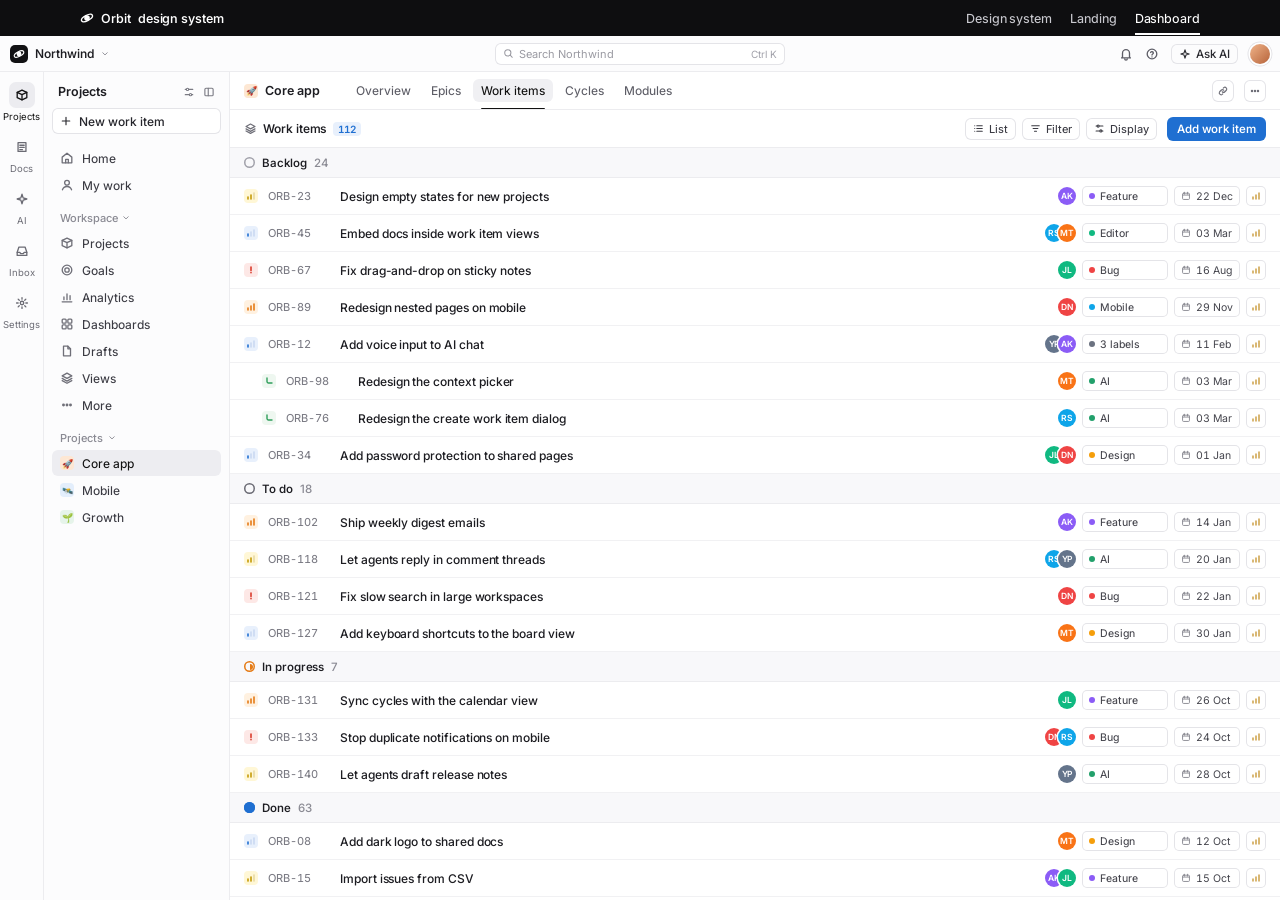
<file: dashboard.html>
<!doctype html>
<html lang="en">
<head>
<meta charset="utf-8">
<meta name="viewport" content="width=device-width, initial-scale=1">
<title>Orbit dashboard: Core app work items</title>
<meta name="description" content="Full-screen Orbit app built only from the Orbit design system.">
<link rel="preconnect" href="https://fonts.googleapis.com">
<link rel="preconnect" href="https://fonts.gstatic.com" crossorigin>
<link rel="stylesheet" href="tokens.css">
<link rel="stylesheet" href="components.css">
<script src="icons.js"></script>
<script src="grain.js" defer></script>
<script src="forms.js" defer></script>
<style>
  body { --o-offset-top: 36px; overflow: hidden; }
  [data-board][hidden], [data-list][hidden], .o-row.is-miss { display: none; }
</style>
</head>
<body>
<div class="o-sitebar"><div class="o-wrap o-sitebar__inner"><a class="o-sitebar__name" href="index.html"><svg class="o-ic"><use href="#i-orbit"/></svg>Orbit <span>design system</span></a><a class="o-sitebar__link" href="index.html">Design system</a><a class="o-sitebar__link" href="landing.html">Landing</a><a class="o-sitebar__link is-active" href="dashboard.html" aria-current="page">Dashboard</a></div></div>
<div class="o-app o-app--full" id="app">
  <p class="o-sr" role="status" aria-live="polite" data-search-status></p>
  <div class="o-topbar">
      <div class="o-ws"><button class="o-menu-btn" type="button" aria-label="Open navigation" aria-expanded="false" data-nav-toggle><svg class="o-ic"><use href="#i-menu"/></svg></button><span class="o-ws__logo"><svg class="o-ic"><use href="#i-orbit"/></svg></span>Northwind <svg class="o-ic o-ws__chev"><use href="#i-chev"/></svg></div>
      <form class="o-search" role="search" action="#" data-o-search data-o-shortcut="k"><button class="o-search__btn" type="button" aria-label="Search Northwind" aria-expanded="false"><svg class="o-ic"><use href="#i-search"/></svg></button><svg class="o-ic"><use href="#i-search"/></svg><label class="o-sr" for="app-search">Search Northwind</label><input id="app-search" name="q" type="search" placeholder="Search Northwind" autocomplete="off" spellcheck="false" data-1p-ignore data-lpignore="true" aria-keyshortcuts="Meta+K Control+K"><kbd class="o-kbd" data-o-kbd="K" aria-hidden="true">⌘K</kbd></form>
      <div class="o-topbar__right"><svg class="o-ic"><use href="#i-bell"/></svg><svg class="o-ic"><use href="#i-help"/></svg><span class="o-ask"><svg class="o-ic"><use href="#i-spark"/></svg><span class="o-ask__label">Ask AI</span></span><span class="o-me" aria-label="Your account"></span></div>
    </div>
  <div class="o-app__body">
    <aside class="o-rail" aria-label="Apps"><button class="o-rail__item is-active" type="button" data-rail="Projects"><span class="o-rail__icon"><svg class="o-ic"><use href="#i-box"/></svg></span>Projects</button><button class="o-rail__item" type="button" data-rail="Docs"><span class="o-rail__icon"><svg class="o-ic"><use href="#i-doc"/></svg></span>Docs</button><button class="o-rail__item" type="button" data-rail="AI"><span class="o-rail__icon"><svg class="o-ic"><use href="#i-spark"/></svg></span>AI</button><button class="o-rail__item" type="button" data-rail="Inbox"><span class="o-rail__icon"><svg class="o-ic"><use href="#i-inbox"/></svg></span>Inbox</button><button class="o-rail__item" type="button" data-rail="Settings"><span class="o-rail__icon"><svg class="o-ic"><use href="#i-gear"/></svg></span>Settings</button></aside>
    <aside class="o-side" aria-label="Navigation"><div class="o-side__head"><span>Projects</span><span><svg class="o-ic o-ic--sm"><use href="#i-sliders"/></svg><svg class="o-ic o-ic--sm"><use href="#i-panel"/></svg></span></div><button class="o-side__new" type="button" data-new><svg class="o-ic o-ic--sm"><use href="#i-plus"/></svg>New work item</button><button class="o-side__item" type="button" data-side="Home"><svg class="o-ic"><use href="#i-home"/></svg>Home</button><button class="o-side__item" type="button" data-side="My work"><svg class="o-ic"><use href="#i-user"/></svg>My work</button><div class="o-side__group">Workspace <svg class="o-ic"><use href="#i-chev"/></svg></div><button class="o-side__item" type="button" data-side="Projects"><svg class="o-ic"><use href="#i-box"/></svg>Projects</button><button class="o-side__item" type="button" data-side="Goals"><svg class="o-ic"><use href="#i-target"/></svg>Goals</button><button class="o-side__item" type="button" data-side="Analytics"><svg class="o-ic"><use href="#i-chart"/></svg>Analytics</button><button class="o-side__item" type="button" data-side="Dashboards"><svg class="o-ic"><use href="#i-grid"/></svg>Dashboards</button><button class="o-side__item" type="button" data-side="Drafts"><svg class="o-ic"><use href="#i-file"/></svg>Drafts</button><button class="o-side__item" type="button" data-side="Views"><svg class="o-ic"><use href="#i-layers"/></svg>Views</button><button class="o-side__item" type="button" data-side="More"><svg class="o-ic"><use href="#i-dots"/></svg>More</button><div class="o-side__group">Projects <svg class="o-ic"><use href="#i-chev"/></svg></div><button class="o-side__item is-active" type="button" data-side="Core app" data-emoji="🚀" data-tile="peach"><span class="o-emoji" style="--bg:var(--o-tile-peach)">🚀</span>Core app</button><button class="o-side__item" type="button" data-side="Mobile" data-emoji="🛰️" data-tile="blue"><span class="o-emoji" style="--bg:var(--o-tile-blue)">🛰️</span>Mobile</button><button class="o-side__item" type="button" data-side="Growth" data-emoji="🌱" data-tile="mint"><span class="o-emoji" style="--bg:var(--o-tile-mint)">🌱</span>Growth</button></aside>
    <div class="o-scrim" data-nav-close></div>
    <section class="o-main o-main--views" data-main>
      <div class="o-ph">
          <div class="o-ph__title"><span class="o-emoji" style="--bg:var(--o-tile-peach)" data-title-emoji>🚀</span><span data-title>Core app</span></div>
          <div class="o-tabs" role="tablist"><button class="o-tab" type="button" data-tab="Overview">Overview</button><button class="o-tab" type="button" data-tab="Epics">Epics</button><button class="o-tab is-active" type="button" data-tab="Work items">Work items</button><button class="o-tab" type="button" data-tab="Cycles">Cycles</button><button class="o-tab" type="button" data-tab="Modules">Modules</button></div>
          <div class="o-ph__right"><span class="o-iconbtn"><svg class="o-ic"><use href="#i-link"/></svg></span><span class="o-iconbtn"><svg class="o-ic"><use href="#i-dots"/></svg></span></div>
        </div>
      <div class="o-view" data-view="Overview" hidden>
      <div class="o-toolbar"><div class="o-toolbar__title"><svg class="o-ic"><use href="#i-grid"/></svg>Overview <span class="o-badge">Cycle 14</span></div><div class="o-toolbar__right"><span class="o-chip"><svg class="o-ic"><use href="#i-cal"/></svg><span class="o-chip__label">This cycle</span></span></div></div>
      <div class="o-view__body o-pad" style="display:grid;gap:var(--o-space-6);align-content:start">
        <div class="o-gg o-gg--card" data-gg-pattern="contours" style="min-height:176px">
          <div style="padding:var(--o-space-8);display:flex;flex-direction:column;justify-content:space-between;min-height:176px;gap:var(--o-space-8)">
            <div><p class="o-card__label" style="color:var(--o-gray-700)">Cycle 14 · 13 Oct to 26 Oct</p><p class="o-h3" style="margin-top:var(--o-space-3)">Ship agent replies and offline sync</p></div>
            <div style="display:flex;align-items:center;gap:var(--o-space-6);color:#fff;font-weight:var(--o-w-medium)">
              <span class="o-progress" style="flex:1;max-width:320px;background:rgba(255,255,255,.22)"><span class="o-progress__bar" style="--v:58%;--c:#fff"></span></span><span>58% done · 3 days left</span>
            </div>
          </div>
        </div>
        <div class="o-stats"><div class="o-stat"><div class="o-stat__label"><svg class="o-ic o-ic--sm"><use href="#i-layers"/></svg>Open items</div><div class="o-stat__value">112<span class="o-stat__delta">+6</span></div></div><div class="o-stat"><div class="o-stat__label"><svg class="o-ic o-ic--sm"><use href="#i-check"/></svg>Done this cycle</div><div class="o-stat__value">21<span class="o-stat__delta">+9</span></div></div><div class="o-stat"><div class="o-stat__label"><svg class="o-ic o-ic--sm"><use href="#i-clock"/></svg>Median lead time</div><div class="o-stat__value">3.4d<span class="o-stat__delta">-0.6d</span></div></div><div class="o-stat"><div class="o-stat__label"><svg class="o-ic o-ic--sm"><use href="#i-bolt"/></svg>Agent runs</div><div class="o-stat__value">48<span class="o-stat__delta">+12</span></div></div></div>
        <div style="display:grid;grid-template-columns:repeat(auto-fit,minmax(260px,1fr));gap:var(--o-space-6)">
          <section class="o-panel"><div class="o-panel__head">Recent activity<span class="o-small">Today</span></div><div class="o-feed"><div class="o-feed__item"><i class="o-avatar" style="--c:var(--o-label-purple)">AK</i><span><b>Ana K.</b> moved <b>ORB-131</b> to In progress</span><span class="o-feed__time">4m</span></div><div class="o-feed__item"><i class="o-avatar" style="--c:var(--o-label-slate)">YP</i><span><b>Release agent</b> drafted notes for <b>v2.14</b></span><span class="o-feed__time">12m</span></div><div class="o-feed__item"><i class="o-avatar" style="--c:var(--o-label-red)">DN</i><span><b>Dimas N.</b> set priority of <b>ORB-133</b> to urgent</span><span class="o-feed__time">38m</span></div><div class="o-feed__item"><i class="o-avatar" style="--c:var(--o-label-sky)">RS</i><span><b>Rina S.</b> commented on <b>ORB-45</b></span><span class="o-feed__time">1h</span></div><div class="o-feed__item"><i class="o-avatar" style="--c:var(--o-label-emerald)">JL</i><span><b>Joko L.</b> closed <b>ORB-19</b></span><span class="o-feed__time">2h</span></div></div></section>
          <section class="o-panel"><div class="o-panel__head">Progress by label<span class="o-small">Cycle 14</span></div><div style="display:grid;gap:var(--o-space-6);padding:var(--o-space-6)"><div style="display:grid;gap:var(--o-space-3)"><div style="display:flex;justify-content:space-between"><span class="o-tag" style="box-shadow:none;padding:0"><span class="o-tag__dot" style="--c:var(--o-label-purple)"></span>Feature</span><span class="o-id">72%</span></div><span class="o-progress"><span class="o-progress__bar" style="--v:72%;--c:var(--o-label-purple)"></span></span></div><div style="display:grid;gap:var(--o-space-3)"><div style="display:flex;justify-content:space-between"><span class="o-tag" style="box-shadow:none;padding:0"><span class="o-tag__dot" style="--c:var(--o-label-red)"></span>Bug</span><span class="o-id">48%</span></div><span class="o-progress"><span class="o-progress__bar" style="--v:48%;--c:var(--o-label-red)"></span></span></div><div style="display:grid;gap:var(--o-space-3)"><div style="display:flex;justify-content:space-between"><span class="o-tag" style="box-shadow:none;padding:0"><span class="o-tag__dot" style="--c:var(--o-label-green)"></span>AI</span><span class="o-id">64%</span></div><span class="o-progress"><span class="o-progress__bar" style="--v:64%;--c:var(--o-label-green)"></span></span></div><div style="display:grid;gap:var(--o-space-3)"><div style="display:flex;justify-content:space-between"><span class="o-tag" style="box-shadow:none;padding:0"><span class="o-tag__dot" style="--c:var(--o-label-amber)"></span>Design</span><span class="o-id">35%</span></div><span class="o-progress"><span class="o-progress__bar" style="--v:35%;--c:var(--o-label-amber)"></span></span></div><div style="display:grid;gap:var(--o-space-3)"><div style="display:flex;justify-content:space-between"><span class="o-tag" style="box-shadow:none;padding:0"><span class="o-tag__dot" style="--c:var(--o-label-sky)"></span>Mobile</span><span class="o-id">20%</span></div><span class="o-progress"><span class="o-progress__bar" style="--v:20%;--c:var(--o-label-sky)"></span></span></div></div></section>
        </div>
      </div>
    </div>
      <div class="o-view" data-view="Epics" hidden>
      <div class="o-toolbar"><div class="o-toolbar__title"><svg class="o-ic"><use href="#i-target"/></svg>Epics <span class="o-badge">4</span></div><div class="o-toolbar__right"></div></div>
      <div class="o-view__body o-pad"><div style="display:grid;grid-template-columns:repeat(auto-fill,minmax(260px,1fr));gap:var(--o-space-6)"><article class="o-card o-card--app o-card--hover" style="display:grid;gap:var(--o-space-5)">
          <div style="display:flex;align-items:center;gap:var(--o-space-4)"><svg class="o-ic"><use href="#i-target"/></svg><span class="o-card__title" style="font-size:13px">Agent workflows</span><span class="o-tag"><span class="o-tag__dot" style="--c:var(--o-label-green)"></span>AI</span></div>
          <span class="o-progress"><span class="o-progress__bar" style="--v:64%"></span></span>
          <div style="display:flex;align-items:center;justify-content:space-between"><span class="o-id">12 of 19 items · 64%</span><span class="o-avatars"><i class="o-avatar" style="--c:var(--o-label-slate)">YP</i><i class="o-avatar" style="--c:var(--o-label-sky)">RS</i></span></div>
        </article><article class="o-card o-card--app o-card--hover" style="display:grid;gap:var(--o-space-5)">
          <div style="display:flex;align-items:center;gap:var(--o-space-4)"><svg class="o-ic"><use href="#i-target"/></svg><span class="o-card__title" style="font-size:13px">Offline mode</span><span class="o-tag"><span class="o-tag__dot" style="--c:var(--o-label-purple)"></span>Feature</span></div>
          <span class="o-progress"><span class="o-progress__bar" style="--v:38%"></span></span>
          <div style="display:flex;align-items:center;justify-content:space-between"><span class="o-id">8 of 21 items · 38%</span><span class="o-avatars"><i class="o-avatar" style="--c:var(--o-label-emerald)">JL</i><i class="o-avatar" style="--c:var(--o-label-red)">DN</i></span></div>
        </article><article class="o-card o-card--app o-card--hover" style="display:grid;gap:var(--o-space-5)">
          <div style="display:flex;align-items:center;gap:var(--o-space-4)"><svg class="o-ic"><use href="#i-target"/></svg><span class="o-card__title" style="font-size:13px">Mobile redesign</span><span class="o-tag"><span class="o-tag__dot" style="--c:var(--o-label-sky)"></span>Mobile</span></div>
          <span class="o-progress"><span class="o-progress__bar" style="--v:22%"></span></span>
          <div style="display:flex;align-items:center;justify-content:space-between"><span class="o-id">5 of 23 items · 22%</span><span class="o-avatars"><i class="o-avatar" style="--c:var(--o-label-red)">DN</i><i class="o-avatar" style="--c:var(--o-label-orange)">MT</i></span></div>
        </article><article class="o-card o-card--app o-card--hover" style="display:grid;gap:var(--o-space-5)">
          <div style="display:flex;align-items:center;gap:var(--o-space-4)"><svg class="o-ic"><use href="#i-target"/></svg><span class="o-card__title" style="font-size:13px">Docs editor v2</span><span class="o-tag"><span class="o-tag__dot" style="--c:var(--o-label-emerald)"></span>Editor</span></div>
          <span class="o-progress"><span class="o-progress__bar" style="--v:81%"></span></span>
          <div style="display:flex;align-items:center;justify-content:space-between"><span class="o-id">17 of 21 items · 81%</span><span class="o-avatars"><i class="o-avatar" style="--c:var(--o-label-sky)">RS</i><i class="o-avatar" style="--c:var(--o-label-purple)">AK</i></span></div>
        </article></div></div>
    </div>
      <div class="o-view" data-view="Work items">
      <div class="o-toolbar">
          <div class="o-toolbar__title"><svg class="o-ic"><use href="#i-layers"/></svg>Work items <span class="o-badge" data-count>112</span></div>
          <div class="o-toolbar__right">
            <button class="o-chip" type="button" aria-pressed="false" data-chip="view"><svg class="o-ic"><use href="#i-list"/></svg><span class="o-chip__label">List</span></button>
            <button class="o-chip" type="button" aria-pressed="false" data-chip="filter"><svg class="o-ic"><use href="#i-filter"/></svg><span class="o-chip__label">Filter</span></button>
            <button class="o-chip" type="button" aria-pressed="false" data-chip="display"><svg class="o-ic"><use href="#i-sliders"/></svg><span class="o-chip__label">Display</span></button>
            <button class="o-btn o-btn--app o-btn--accent" type="button" data-new><svg class="o-ic o-ic--sm o-btn__icon-sm"><use href="#i-plus"/></svg><span class="o-btn__label">Add work item</span></button>
          </div>
        </div>
      <div class="o-view__body">
        <div class="o-list" data-list><div class="o-group"><span class="o-status o-status--backlog"></span>Backlog <span class="o-group__n">24</span></div><div class="o-row" data-pri="med"><span class="o-pri o-pri--med"><svg><use href="#i-pri-bars"/></svg></span><span class="o-id">ORB-23</span><span class="o-row__title">Design empty states for new projects</span><span class="o-meta"><span class="o-avatars"><i class="o-avatar" style="--c:var(--o-label-purple)">AK</i></span><span class="o-tag"><span class="o-tag__dot" style="--c:var(--o-label-purple)"></span>Feature</span><span class="o-date"><svg class="o-ic"><use href="#i-cal"/></svg>22 Dec</span><span class="o-est"><svg><use href="#i-pri-bars"/></svg></span></span></div><div class="o-row" data-pri="low"><span class="o-pri o-pri--low"><svg><use href="#i-pri-bars"/></svg></span><span class="o-id">ORB-45</span><span class="o-row__title">Embed docs inside work item views</span><span class="o-meta"><span class="o-avatars"><i class="o-avatar" style="--c:var(--o-label-sky)">RS</i><i class="o-avatar" style="--c:var(--o-label-orange)">MT</i></span><span class="o-tag"><span class="o-tag__dot" style="--c:var(--o-label-emerald)"></span>Editor</span><span class="o-date"><svg class="o-ic"><use href="#i-cal"/></svg>03 Mar</span><span class="o-est"><svg><use href="#i-pri-bars"/></svg></span></span></div><div class="o-row" data-pri="urgent"><span class="o-pri o-pri--urgent"><svg><use href="#i-pri-urgent"/></svg></span><span class="o-id">ORB-67</span><span class="o-row__title">Fix drag-and-drop on sticky notes</span><span class="o-meta"><span class="o-avatars"><i class="o-avatar" style="--c:var(--o-label-emerald)">JL</i></span><span class="o-tag"><span class="o-tag__dot" style="--c:var(--o-label-red)"></span>Bug</span><span class="o-date"><svg class="o-ic"><use href="#i-cal"/></svg>16 Aug</span><span class="o-est"><svg><use href="#i-pri-bars"/></svg></span></span></div><div class="o-row" data-pri="high"><span class="o-pri o-pri--high"><svg><use href="#i-pri-bars"/></svg></span><span class="o-id">ORB-89</span><span class="o-row__title">Redesign nested pages on mobile</span><span class="o-meta"><span class="o-avatars"><i class="o-avatar" style="--c:var(--o-label-red)">DN</i></span><span class="o-tag"><span class="o-tag__dot" style="--c:var(--o-label-sky)"></span>Mobile</span><span class="o-date"><svg class="o-ic"><use href="#i-cal"/></svg>29 Nov</span><span class="o-est"><svg><use href="#i-pri-bars"/></svg></span></span></div><div class="o-row" data-pri="low"><span class="o-pri o-pri--low"><svg><use href="#i-pri-bars"/></svg></span><span class="o-id">ORB-12</span><span class="o-row__title">Add voice input to AI chat</span><span class="o-meta"><span class="o-avatars"><i class="o-avatar" style="--c:var(--o-label-slate)">YP</i><i class="o-avatar" style="--c:var(--o-label-purple)">AK</i></span><span class="o-tag"><span class="o-tag__dot" style="--c:var(--o-label-gray)"></span>3 labels</span><span class="o-date"><svg class="o-ic"><use href="#i-cal"/></svg>11 Feb</span><span class="o-est"><svg><use href="#i-pri-bars"/></svg></span></span></div><div class="o-row o-row--sub" data-pri="sub"><span class="o-pri o-pri--sub"><svg><use href="#i-pri-sub"/></svg></span><span class="o-id">ORB-98</span><span class="o-row__title">Redesign the context picker</span><span class="o-meta"><span class="o-avatars"><i class="o-avatar" style="--c:var(--o-label-orange)">MT</i></span><span class="o-tag"><span class="o-tag__dot" style="--c:var(--o-label-green)"></span>AI</span><span class="o-date"><svg class="o-ic"><use href="#i-cal"/></svg>03 Mar</span><span class="o-est"><svg><use href="#i-pri-bars"/></svg></span></span></div><div class="o-row o-row--sub" data-pri="sub"><span class="o-pri o-pri--sub"><svg><use href="#i-pri-sub"/></svg></span><span class="o-id">ORB-76</span><span class="o-row__title">Redesign the create work item dialog</span><span class="o-meta"><span class="o-avatars"><i class="o-avatar" style="--c:var(--o-label-sky)">RS</i></span><span class="o-tag"><span class="o-tag__dot" style="--c:var(--o-label-green)"></span>AI</span><span class="o-date"><svg class="o-ic"><use href="#i-cal"/></svg>03 Mar</span><span class="o-est"><svg><use href="#i-pri-bars"/></svg></span></span></div><div class="o-row" data-pri="low"><span class="o-pri o-pri--low"><svg><use href="#i-pri-bars"/></svg></span><span class="o-id">ORB-34</span><span class="o-row__title">Add password protection to shared pages</span><span class="o-meta"><span class="o-avatars"><i class="o-avatar" style="--c:var(--o-label-emerald)">JL</i><i class="o-avatar" style="--c:var(--o-label-red)">DN</i></span><span class="o-tag"><span class="o-tag__dot" style="--c:var(--o-label-amber)"></span>Design</span><span class="o-date"><svg class="o-ic"><use href="#i-cal"/></svg>01 Jan</span><span class="o-est"><svg><use href="#i-pri-bars"/></svg></span></span></div><div class="o-group"><span class="o-status o-status--todo"></span>To do <span class="o-group__n">18</span></div><div class="o-row" data-pri="high"><span class="o-pri o-pri--high"><svg><use href="#i-pri-bars"/></svg></span><span class="o-id">ORB-102</span><span class="o-row__title">Ship weekly digest emails</span><span class="o-meta"><span class="o-avatars"><i class="o-avatar" style="--c:var(--o-label-purple)">AK</i></span><span class="o-tag"><span class="o-tag__dot" style="--c:var(--o-label-purple)"></span>Feature</span><span class="o-date"><svg class="o-ic"><use href="#i-cal"/></svg>14 Jan</span><span class="o-est"><svg><use href="#i-pri-bars"/></svg></span></span></div><div class="o-row" data-pri="med"><span class="o-pri o-pri--med"><svg><use href="#i-pri-bars"/></svg></span><span class="o-id">ORB-118</span><span class="o-row__title">Let agents reply in comment threads</span><span class="o-meta"><span class="o-avatars"><i class="o-avatar" style="--c:var(--o-label-sky)">RS</i><i class="o-avatar" style="--c:var(--o-label-slate)">YP</i></span><span class="o-tag"><span class="o-tag__dot" style="--c:var(--o-label-green)"></span>AI</span><span class="o-date"><svg class="o-ic"><use href="#i-cal"/></svg>20 Jan</span><span class="o-est"><svg><use href="#i-pri-bars"/></svg></span></span></div><div class="o-row" data-pri="urgent"><span class="o-pri o-pri--urgent"><svg><use href="#i-pri-urgent"/></svg></span><span class="o-id">ORB-121</span><span class="o-row__title">Fix slow search in large workspaces</span><span class="o-meta"><span class="o-avatars"><i class="o-avatar" style="--c:var(--o-label-red)">DN</i></span><span class="o-tag"><span class="o-tag__dot" style="--c:var(--o-label-red)"></span>Bug</span><span class="o-date"><svg class="o-ic"><use href="#i-cal"/></svg>22 Jan</span><span class="o-est"><svg><use href="#i-pri-bars"/></svg></span></span></div><div class="o-row" data-pri="low"><span class="o-pri o-pri--low"><svg><use href="#i-pri-bars"/></svg></span><span class="o-id">ORB-127</span><span class="o-row__title">Add keyboard shortcuts to the board view</span><span class="o-meta"><span class="o-avatars"><i class="o-avatar" style="--c:var(--o-label-orange)">MT</i></span><span class="o-tag"><span class="o-tag__dot" style="--c:var(--o-label-amber)"></span>Design</span><span class="o-date"><svg class="o-ic"><use href="#i-cal"/></svg>30 Jan</span><span class="o-est"><svg><use href="#i-pri-bars"/></svg></span></span></div><div class="o-group"><span class="o-status o-status--progress"></span>In progress <span class="o-group__n">7</span></div><div class="o-row" data-pri="high"><span class="o-pri o-pri--high"><svg><use href="#i-pri-bars"/></svg></span><span class="o-id">ORB-131</span><span class="o-row__title">Sync cycles with the calendar view</span><span class="o-meta"><span class="o-avatars"><i class="o-avatar" style="--c:var(--o-label-emerald)">JL</i></span><span class="o-tag"><span class="o-tag__dot" style="--c:var(--o-label-purple)"></span>Feature</span><span class="o-date"><svg class="o-ic"><use href="#i-cal"/></svg>26 Oct</span><span class="o-est"><svg><use href="#i-pri-bars"/></svg></span></span></div><div class="o-row" data-pri="urgent"><span class="o-pri o-pri--urgent"><svg><use href="#i-pri-urgent"/></svg></span><span class="o-id">ORB-133</span><span class="o-row__title">Stop duplicate notifications on mobile</span><span class="o-meta"><span class="o-avatars"><i class="o-avatar" style="--c:var(--o-label-red)">DN</i><i class="o-avatar" style="--c:var(--o-label-sky)">RS</i></span><span class="o-tag"><span class="o-tag__dot" style="--c:var(--o-label-red)"></span>Bug</span><span class="o-date"><svg class="o-ic"><use href="#i-cal"/></svg>24 Oct</span><span class="o-est"><svg><use href="#i-pri-bars"/></svg></span></span></div><div class="o-row" data-pri="med"><span class="o-pri o-pri--med"><svg><use href="#i-pri-bars"/></svg></span><span class="o-id">ORB-140</span><span class="o-row__title">Let agents draft release notes</span><span class="o-meta"><span class="o-avatars"><i class="o-avatar" style="--c:var(--o-label-slate)">YP</i></span><span class="o-tag"><span class="o-tag__dot" style="--c:var(--o-label-green)"></span>AI</span><span class="o-date"><svg class="o-ic"><use href="#i-cal"/></svg>28 Oct</span><span class="o-est"><svg><use href="#i-pri-bars"/></svg></span></span></div><div class="o-group"><span class="o-status o-status--done"></span>Done <span class="o-group__n">63</span></div><div class="o-row" data-pri="low"><span class="o-pri o-pri--low"><svg><use href="#i-pri-bars"/></svg></span><span class="o-id">ORB-08</span><span class="o-row__title">Add dark logo to shared docs</span><span class="o-meta"><span class="o-avatars"><i class="o-avatar" style="--c:var(--o-label-orange)">MT</i></span><span class="o-tag"><span class="o-tag__dot" style="--c:var(--o-label-amber)"></span>Design</span><span class="o-date"><svg class="o-ic"><use href="#i-cal"/></svg>12 Oct</span><span class="o-est"><svg><use href="#i-pri-bars"/></svg></span></span></div><div class="o-row" data-pri="med"><span class="o-pri o-pri--med"><svg><use href="#i-pri-bars"/></svg></span><span class="o-id">ORB-15</span><span class="o-row__title">Import issues from CSV</span><span class="o-meta"><span class="o-avatars"><i class="o-avatar" style="--c:var(--o-label-purple)">AK</i><i class="o-avatar" style="--c:var(--o-label-emerald)">JL</i></span><span class="o-tag"><span class="o-tag__dot" style="--c:var(--o-label-purple)"></span>Feature</span><span class="o-date"><svg class="o-ic"><use href="#i-cal"/></svg>15 Oct</span><span class="o-est"><svg><use href="#i-pri-bars"/></svg></span></span></div><div class="o-row" data-pri="high"><span class="o-pri o-pri--high"><svg><use href="#i-pri-bars"/></svg></span><span class="o-id">ORB-19</span><span class="o-row__title">Fix cursor jump in the doc editor</span><span class="o-meta"><span class="o-avatars"><i class="o-avatar" style="--c:var(--o-label-sky)">RS</i></span><span class="o-tag"><span class="o-tag__dot" style="--c:var(--o-label-emerald)"></span>Editor</span><span class="o-date"><svg class="o-ic"><use href="#i-cal"/></svg>18 Oct</span><span class="o-est"><svg><use href="#i-pri-bars"/></svg></span></span></div></div>
        <div class="o-board" data-board hidden><div class="o-col"><div class="o-col__head"><span class="o-status o-status--backlog"></span>Backlog <span class="o-group__n">24</span></div><div class="o-kcard" data-pri="med"><div class="o-kcard__top"><span class="o-pri o-pri--med"><svg><use href="#i-pri-bars"/></svg></span><span class="o-id">ORB-23</span></div><div class="o-kcard__title">Design empty states for new projects</div><div class="o-kcard__foot"><span class="o-tag"><span class="o-tag__dot" style="--c:var(--o-label-purple)"></span>Feature</span><span class="o-date"><svg class="o-ic"><use href="#i-cal"/></svg>22 Dec</span><span class="o-avatars"><i class="o-avatar" style="--c:var(--o-label-purple)">AK</i></span></div></div><div class="o-kcard" data-pri="low"><div class="o-kcard__top"><span class="o-pri o-pri--low"><svg><use href="#i-pri-bars"/></svg></span><span class="o-id">ORB-45</span></div><div class="o-kcard__title">Embed docs inside work item views</div><div class="o-kcard__foot"><span class="o-tag"><span class="o-tag__dot" style="--c:var(--o-label-emerald)"></span>Editor</span><span class="o-date"><svg class="o-ic"><use href="#i-cal"/></svg>03 Mar</span><span class="o-avatars"><i class="o-avatar" style="--c:var(--o-label-sky)">RS</i><i class="o-avatar" style="--c:var(--o-label-orange)">MT</i></span></div></div><div class="o-kcard" data-pri="urgent"><div class="o-kcard__top"><span class="o-pri o-pri--urgent"><svg><use href="#i-pri-urgent"/></svg></span><span class="o-id">ORB-67</span></div><div class="o-kcard__title">Fix drag-and-drop on sticky notes</div><div class="o-kcard__foot"><span class="o-tag"><span class="o-tag__dot" style="--c:var(--o-label-red)"></span>Bug</span><span class="o-date"><svg class="o-ic"><use href="#i-cal"/></svg>16 Aug</span><span class="o-avatars"><i class="o-avatar" style="--c:var(--o-label-emerald)">JL</i></span></div></div><div class="o-kcard" data-pri="high"><div class="o-kcard__top"><span class="o-pri o-pri--high"><svg><use href="#i-pri-bars"/></svg></span><span class="o-id">ORB-89</span></div><div class="o-kcard__title">Redesign nested pages on mobile</div><div class="o-kcard__foot"><span class="o-tag"><span class="o-tag__dot" style="--c:var(--o-label-sky)"></span>Mobile</span><span class="o-date"><svg class="o-ic"><use href="#i-cal"/></svg>29 Nov</span><span class="o-avatars"><i class="o-avatar" style="--c:var(--o-label-red)">DN</i></span></div></div><div class="o-kcard" data-pri="low"><div class="o-kcard__top"><span class="o-pri o-pri--low"><svg><use href="#i-pri-bars"/></svg></span><span class="o-id">ORB-12</span></div><div class="o-kcard__title">Add voice input to AI chat</div><div class="o-kcard__foot"><span class="o-tag"><span class="o-tag__dot" style="--c:var(--o-label-gray)"></span>3 labels</span><span class="o-date"><svg class="o-ic"><use href="#i-cal"/></svg>11 Feb</span><span class="o-avatars"><i class="o-avatar" style="--c:var(--o-label-slate)">YP</i><i class="o-avatar" style="--c:var(--o-label-purple)">AK</i></span></div></div><div class="o-kcard" data-pri="sub"><div class="o-kcard__top"><span class="o-pri o-pri--sub"><svg><use href="#i-pri-sub"/></svg></span><span class="o-id">ORB-98</span></div><div class="o-kcard__title">Redesign the context picker</div><div class="o-kcard__foot"><span class="o-tag"><span class="o-tag__dot" style="--c:var(--o-label-green)"></span>AI</span><span class="o-date"><svg class="o-ic"><use href="#i-cal"/></svg>03 Mar</span><span class="o-avatars"><i class="o-avatar" style="--c:var(--o-label-orange)">MT</i></span></div></div><div class="o-kcard" data-pri="sub"><div class="o-kcard__top"><span class="o-pri o-pri--sub"><svg><use href="#i-pri-sub"/></svg></span><span class="o-id">ORB-76</span></div><div class="o-kcard__title">Redesign the create work item dialog</div><div class="o-kcard__foot"><span class="o-tag"><span class="o-tag__dot" style="--c:var(--o-label-green)"></span>AI</span><span class="o-date"><svg class="o-ic"><use href="#i-cal"/></svg>03 Mar</span><span class="o-avatars"><i class="o-avatar" style="--c:var(--o-label-sky)">RS</i></span></div></div><div class="o-kcard" data-pri="low"><div class="o-kcard__top"><span class="o-pri o-pri--low"><svg><use href="#i-pri-bars"/></svg></span><span class="o-id">ORB-34</span></div><div class="o-kcard__title">Add password protection to shared pages</div><div class="o-kcard__foot"><span class="o-tag"><span class="o-tag__dot" style="--c:var(--o-label-amber)"></span>Design</span><span class="o-date"><svg class="o-ic"><use href="#i-cal"/></svg>01 Jan</span><span class="o-avatars"><i class="o-avatar" style="--c:var(--o-label-emerald)">JL</i><i class="o-avatar" style="--c:var(--o-label-red)">DN</i></span></div></div></div><div class="o-col"><div class="o-col__head"><span class="o-status o-status--todo"></span>To do <span class="o-group__n">18</span></div><div class="o-kcard" data-pri="high"><div class="o-kcard__top"><span class="o-pri o-pri--high"><svg><use href="#i-pri-bars"/></svg></span><span class="o-id">ORB-102</span></div><div class="o-kcard__title">Ship weekly digest emails</div><div class="o-kcard__foot"><span class="o-tag"><span class="o-tag__dot" style="--c:var(--o-label-purple)"></span>Feature</span><span class="o-date"><svg class="o-ic"><use href="#i-cal"/></svg>14 Jan</span><span class="o-avatars"><i class="o-avatar" style="--c:var(--o-label-purple)">AK</i></span></div></div><div class="o-kcard" data-pri="med"><div class="o-kcard__top"><span class="o-pri o-pri--med"><svg><use href="#i-pri-bars"/></svg></span><span class="o-id">ORB-118</span></div><div class="o-kcard__title">Let agents reply in comment threads</div><div class="o-kcard__foot"><span class="o-tag"><span class="o-tag__dot" style="--c:var(--o-label-green)"></span>AI</span><span class="o-date"><svg class="o-ic"><use href="#i-cal"/></svg>20 Jan</span><span class="o-avatars"><i class="o-avatar" style="--c:var(--o-label-sky)">RS</i><i class="o-avatar" style="--c:var(--o-label-slate)">YP</i></span></div></div><div class="o-kcard" data-pri="urgent"><div class="o-kcard__top"><span class="o-pri o-pri--urgent"><svg><use href="#i-pri-urgent"/></svg></span><span class="o-id">ORB-121</span></div><div class="o-kcard__title">Fix slow search in large workspaces</div><div class="o-kcard__foot"><span class="o-tag"><span class="o-tag__dot" style="--c:var(--o-label-red)"></span>Bug</span><span class="o-date"><svg class="o-ic"><use href="#i-cal"/></svg>22 Jan</span><span class="o-avatars"><i class="o-avatar" style="--c:var(--o-label-red)">DN</i></span></div></div><div class="o-kcard" data-pri="low"><div class="o-kcard__top"><span class="o-pri o-pri--low"><svg><use href="#i-pri-bars"/></svg></span><span class="o-id">ORB-127</span></div><div class="o-kcard__title">Add keyboard shortcuts to the board view</div><div class="o-kcard__foot"><span class="o-tag"><span class="o-tag__dot" style="--c:var(--o-label-amber)"></span>Design</span><span class="o-date"><svg class="o-ic"><use href="#i-cal"/></svg>30 Jan</span><span class="o-avatars"><i class="o-avatar" style="--c:var(--o-label-orange)">MT</i></span></div></div></div><div class="o-col"><div class="o-col__head"><span class="o-status o-status--progress"></span>In progress <span class="o-group__n">7</span></div><div class="o-kcard" data-pri="high"><div class="o-kcard__top"><span class="o-pri o-pri--high"><svg><use href="#i-pri-bars"/></svg></span><span class="o-id">ORB-131</span></div><div class="o-kcard__title">Sync cycles with the calendar view</div><div class="o-kcard__foot"><span class="o-tag"><span class="o-tag__dot" style="--c:var(--o-label-purple)"></span>Feature</span><span class="o-date"><svg class="o-ic"><use href="#i-cal"/></svg>26 Oct</span><span class="o-avatars"><i class="o-avatar" style="--c:var(--o-label-emerald)">JL</i></span></div></div><div class="o-kcard" data-pri="urgent"><div class="o-kcard__top"><span class="o-pri o-pri--urgent"><svg><use href="#i-pri-urgent"/></svg></span><span class="o-id">ORB-133</span></div><div class="o-kcard__title">Stop duplicate notifications on mobile</div><div class="o-kcard__foot"><span class="o-tag"><span class="o-tag__dot" style="--c:var(--o-label-red)"></span>Bug</span><span class="o-date"><svg class="o-ic"><use href="#i-cal"/></svg>24 Oct</span><span class="o-avatars"><i class="o-avatar" style="--c:var(--o-label-red)">DN</i><i class="o-avatar" style="--c:var(--o-label-sky)">RS</i></span></div></div><div class="o-kcard" data-pri="med"><div class="o-kcard__top"><span class="o-pri o-pri--med"><svg><use href="#i-pri-bars"/></svg></span><span class="o-id">ORB-140</span></div><div class="o-kcard__title">Let agents draft release notes</div><div class="o-kcard__foot"><span class="o-tag"><span class="o-tag__dot" style="--c:var(--o-label-green)"></span>AI</span><span class="o-date"><svg class="o-ic"><use href="#i-cal"/></svg>28 Oct</span><span class="o-avatars"><i class="o-avatar" style="--c:var(--o-label-slate)">YP</i></span></div></div></div><div class="o-col"><div class="o-col__head"><span class="o-status o-status--done"></span>Done <span class="o-group__n">63</span></div><div class="o-kcard" data-pri="low"><div class="o-kcard__top"><span class="o-pri o-pri--low"><svg><use href="#i-pri-bars"/></svg></span><span class="o-id">ORB-08</span></div><div class="o-kcard__title">Add dark logo to shared docs</div><div class="o-kcard__foot"><span class="o-tag"><span class="o-tag__dot" style="--c:var(--o-label-amber)"></span>Design</span><span class="o-date"><svg class="o-ic"><use href="#i-cal"/></svg>12 Oct</span><span class="o-avatars"><i class="o-avatar" style="--c:var(--o-label-orange)">MT</i></span></div></div><div class="o-kcard" data-pri="med"><div class="o-kcard__top"><span class="o-pri o-pri--med"><svg><use href="#i-pri-bars"/></svg></span><span class="o-id">ORB-15</span></div><div class="o-kcard__title">Import issues from CSV</div><div class="o-kcard__foot"><span class="o-tag"><span class="o-tag__dot" style="--c:var(--o-label-purple)"></span>Feature</span><span class="o-date"><svg class="o-ic"><use href="#i-cal"/></svg>15 Oct</span><span class="o-avatars"><i class="o-avatar" style="--c:var(--o-label-purple)">AK</i><i class="o-avatar" style="--c:var(--o-label-emerald)">JL</i></span></div></div><div class="o-kcard" data-pri="high"><div class="o-kcard__top"><span class="o-pri o-pri--high"><svg><use href="#i-pri-bars"/></svg></span><span class="o-id">ORB-19</span></div><div class="o-kcard__title">Fix cursor jump in the doc editor</div><div class="o-kcard__foot"><span class="o-tag"><span class="o-tag__dot" style="--c:var(--o-label-emerald)"></span>Editor</span><span class="o-date"><svg class="o-ic"><use href="#i-cal"/></svg>18 Oct</span><span class="o-avatars"><i class="o-avatar" style="--c:var(--o-label-sky)">RS</i></span></div></div></div></div>
      </div>
    </div>
      <div class="o-view" data-view="Cycles" hidden>
      <div class="o-toolbar"><div class="o-toolbar__title"><svg class="o-ic"><use href="#i-cycle"/></svg>Cycles <span class="o-badge">4</span></div><div class="o-toolbar__right"></div></div>
      <div class="o-view__body"><div class="o-row" style="grid-template-columns:16px minmax(0,1fr) minmax(80px,200px) auto;height:46px"><span class="o-status o-status--progress"></span><span class="o-row__title">Cycle 14 <span class="o-id" style="margin-left:6px">13 Oct to 26 Oct</span></span><span class="o-progress"><span class="o-progress__bar" style="--v:58%;--c:var(--o-ink)"></span></span><span class="o-meta"><span class="o-tag" style="min-width:0">Current</span><span class="o-id">21 of 36 done</span></span></div><div class="o-row" style="grid-template-columns:16px minmax(0,1fr) minmax(80px,200px) auto;height:46px"><span class="o-status o-status--todo"></span><span class="o-row__title">Cycle 15 <span class="o-id" style="margin-left:6px">27 Oct to 09 Nov</span></span><span class="o-progress"><span class="o-progress__bar" style="--v:0%;--c:var(--o-ink)"></span></span><span class="o-meta"><span class="o-tag" style="min-width:0">Next</span><span class="o-id">14 planned</span></span></div><div class="o-row" style="grid-template-columns:16px minmax(0,1fr) minmax(80px,200px) auto;height:46px"><span class="o-status o-status--done"></span><span class="o-row__title">Cycle 13 <span class="o-id" style="margin-left:6px">29 Sep to 12 Oct</span></span><span class="o-progress"><span class="o-progress__bar" style="--v:100%;--c:var(--o-accent)"></span></span><span class="o-meta"><span class="o-tag" style="min-width:0">Closed</span><span class="o-id">33 of 33 done</span></span></div><div class="o-row" style="grid-template-columns:16px minmax(0,1fr) minmax(80px,200px) auto;height:46px"><span class="o-status o-status--done"></span><span class="o-row__title">Cycle 12 <span class="o-id" style="margin-left:6px">15 Sep to 28 Sep</span></span><span class="o-progress"><span class="o-progress__bar" style="--v:100%;--c:var(--o-accent)"></span></span><span class="o-meta"><span class="o-tag" style="min-width:0">Closed</span><span class="o-id">29 of 31 done</span></span></div></div>
    </div>
      <div class="o-view" data-view="Modules" hidden>
      <div class="o-toolbar"><div class="o-toolbar__title"><svg class="o-ic"><use href="#i-box"/></svg>Modules <span class="o-badge">0</span></div><div class="o-toolbar__right"></div></div>
      <div class="o-view__body"><div class="o-empty"><span class="o-empty__icon"><svg class="o-ic o-ic--lg"><use href="#i-box"/></svg></span><p class="o-empty__title">No modules yet</p><p class="o-small" style="max-width:320px">Group work items by area of the product. Modules show progress for each area.</p><button class="o-btn o-btn--app o-btn--secondary" type="button"><svg class="o-ic o-ic--sm"><use href="#i-plus"/></svg>Create module</button></div></div>
    </div>
      <div class="o-view" data-view="Docs" hidden>
      <div class="o-toolbar"><div class="o-toolbar__title"><svg class="o-ic"><use href="#i-doc"/></svg>Docs <span class="o-badge">0</span></div><div class="o-toolbar__right"></div></div>
      <div class="o-view__body"><div class="o-empty"><span class="o-empty__icon"><svg class="o-ic o-ic--lg"><use href="#i-doc"/></svg></span><p class="o-empty__title">No docs yet</p><p class="o-small" style="max-width:320px">Write specs and notes next to the work. Embed work items in any page.</p><button class="o-btn o-btn--app o-btn--secondary" type="button"><svg class="o-ic o-ic--sm"><use href="#i-plus"/></svg>Create doc</button></div></div>
    </div>
      <div class="o-view" data-view="Inbox" hidden>
      <div class="o-toolbar"><div class="o-toolbar__title"><svg class="o-ic"><use href="#i-inbox"/></svg>Inbox <span class="o-badge">0</span></div><div class="o-toolbar__right"></div></div>
      <div class="o-view__body"><div class="o-empty"><span class="o-empty__icon"><svg class="o-ic o-ic--lg"><use href="#i-inbox"/></svg></span><p class="o-empty__title">No inbox yet</p><p class="o-small" style="max-width:320px">Mentions, replies, and agent updates show up here.</p><button class="o-btn o-btn--app o-btn--secondary" type="button"><svg class="o-ic o-ic--sm"><use href="#i-plus"/></svg>Create inbox</button></div></div>
    </div>
    </section>
  </div>
</div>
<script>
(function () {
  var app = document.getElementById('app');
  var $ = function (s, r) { return (r || app).querySelector(s); };
  var $$ = function (s, r) { return Array.prototype.slice.call((r || app).querySelectorAll(s)); };
  function activate(list, el) { list.forEach(function (x) { x.classList.toggle('is-active', x === el); x.setAttribute('aria-selected', x === el); }); }
  function show(name) { $$('[data-view]').forEach(function (v) { v.hidden = v.dataset.view !== name; }); }
  function closeNav() { app.classList.remove('is-nav-open'); $('[data-nav-toggle]').setAttribute('aria-expanded', 'false'); }

  // tabs switch views
  var tabs = $$('[data-tab]');
  tabs.forEach(function (t) { t.addEventListener('click', function () { activate(tabs, t); show(t.dataset.tab); }); });

  // rail: Projects shows the tab view, other apps show their own view
  var rails = $$('[data-rail]');
  rails.forEach(function (r) { r.addEventListener('click', function () {
    activate(rails, r);
    var name = r.dataset.rail;
    if (name === 'Projects') { show($('.o-tab.is-active').dataset.tab); }
    else if (name === 'Docs' || name === 'Inbox') show(name);
    else show('Modules');
  }); });

  // sidebar: active state; projects change the page title
  var items = $$('[data-side]');
  items.forEach(function (it) { it.addEventListener('click', function () {
    activate(items, it);
    var emoji = $('[data-title-emoji]');
    $('[data-title]').textContent = it.dataset.side;
    if (it.dataset.emoji) { emoji.textContent = it.dataset.emoji; emoji.style.setProperty('--bg', 'var(--o-tile-' + it.dataset.tile + ')'); emoji.style.display = ''; }
    else emoji.style.display = 'none';
    closeNav();
  }); });

  // toolbar chips
  var list = $('[data-list]'), board = $('[data-board]');
  $('[data-chip="view"]').addEventListener('click', function () {
    var toBoard = board.hidden; board.hidden = !toBoard; list.hidden = toBoard;
    this.setAttribute('aria-pressed', toBoard);
    this.querySelector('use').setAttribute('href', toBoard ? '#i-board' : '#i-list');
    this.querySelector('.o-chip__label').textContent = toBoard ? 'Board' : 'List';
  });
  $('[data-chip="filter"]').addEventListener('click', function () {
    var on = this.getAttribute('aria-pressed') !== 'true'; this.setAttribute('aria-pressed', on);
    $$('[data-pri]').forEach(function (r) { r.classList.toggle('is-hidden', on && !/urgent|high/.test(r.dataset.pri)); });
    $$('.o-kcard.is-hidden').forEach(function (k) { k.style.display = 'none'; });
    $$('.o-kcard:not(.is-hidden)').forEach(function (k) { k.style.display = ''; });
    $('[data-count]').textContent = on ? String(list.querySelectorAll('.o-row[data-pri]:not(.is-hidden)').length) : '112';
    this.querySelector('.o-chip__label').textContent = on ? 'Urgent + high' : 'Filter';
  });
  $('[data-chip="display"]').addEventListener('click', function () {
    this.setAttribute('aria-pressed', list.classList.toggle('is-compact'));
  });

  // new work item: add a row to the top of Backlog
  var n = 141;
  $$('[data-new]').forEach(function (b) { b.addEventListener('click', function () {
    activate(tabs, $('[data-tab="Work items"]')); show('Work items'); activate(rails, rails[0]);
    list.hidden = false; board.hidden = true;
    var row = document.createElement('div');
    row.className = 'o-row'; row.dataset.pri = 'low';
    row.innerHTML = '<span class="o-pri o-pri--low"><svg><use href="#i-pri-bars"/></svg></span><span class="o-id">ORB-' + (n++) + '</span><span class="o-row__title" contenteditable="true" spellcheck="false">Untitled work item</span><span class="o-meta"><span class="o-tag"><span class="o-tag__dot"></span>No label</span></span>';
    list.querySelector('.o-group').after(row);
    var t = row.querySelector('.o-row__title'); t.focus(); document.getSelection().selectAllChildren(t);
    closeNav();
  }); });

  // mobile drawer
  $('[data-nav-toggle]').addEventListener('click', function () { this.setAttribute('aria-expanded', app.classList.toggle('is-nav-open')); });
  $('[data-nav-close]').addEventListener('click', closeNav);
  document.addEventListener('keydown', function (e) {
    if (e.key === 'Escape') closeNav();
  });

  // search (role=search form): filters work items by title or ID as you type; Enter keeps the result
  // forms.js handles the collapsed button on narrow screens, Cmd/Ctrl+K, and Esc (clear, then blur)
  var search = $('[data-o-search]'), q = search.querySelector('input'), said = $('[data-search-status]');
  function runSearch() {
    var term = q.value.trim().toLowerCase();
    if (term) { activate(tabs, $('[data-tab="Work items"]')); show('Work items'); activate(rails, rails[0]); list.hidden = false; board.hidden = true; }
    $$('.o-row[data-pri]', list).forEach(function (r) { r.classList.toggle('is-miss', !!term && r.textContent.toLowerCase().indexOf(term) < 0); });
    var hits = list.querySelectorAll('.o-row[data-pri]:not(.is-miss)').length;
    $('[data-count]').textContent = term ? String(hits) : '112';
    said.textContent = term ? hits + (hits === 1 ? ' work item matches' : ' work items match') + ' “' + q.value.trim() + '”' : '';
  }
  q.addEventListener('input', runSearch);
  search.addEventListener('submit', function (e) { e.preventDefault(); runSearch(); q.blur(); });
})();
</script>
</body>
</html>
</file>
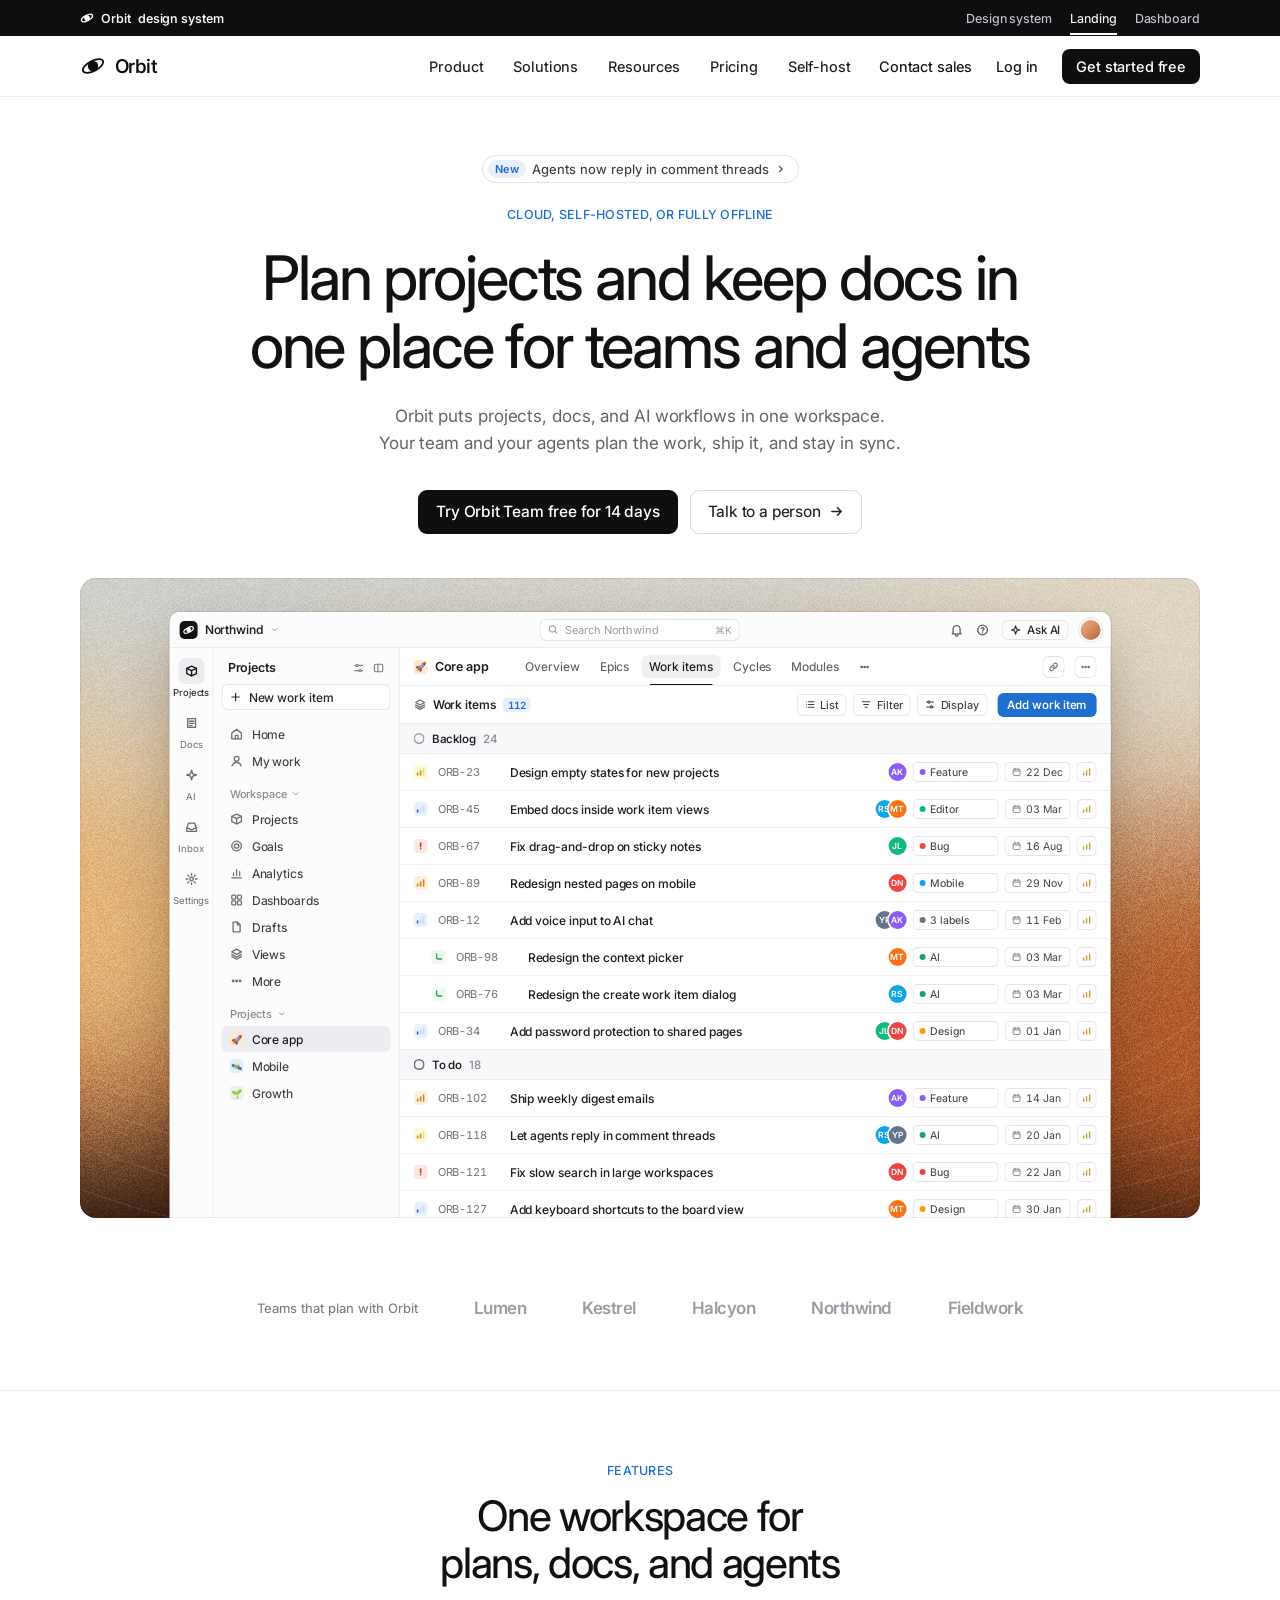
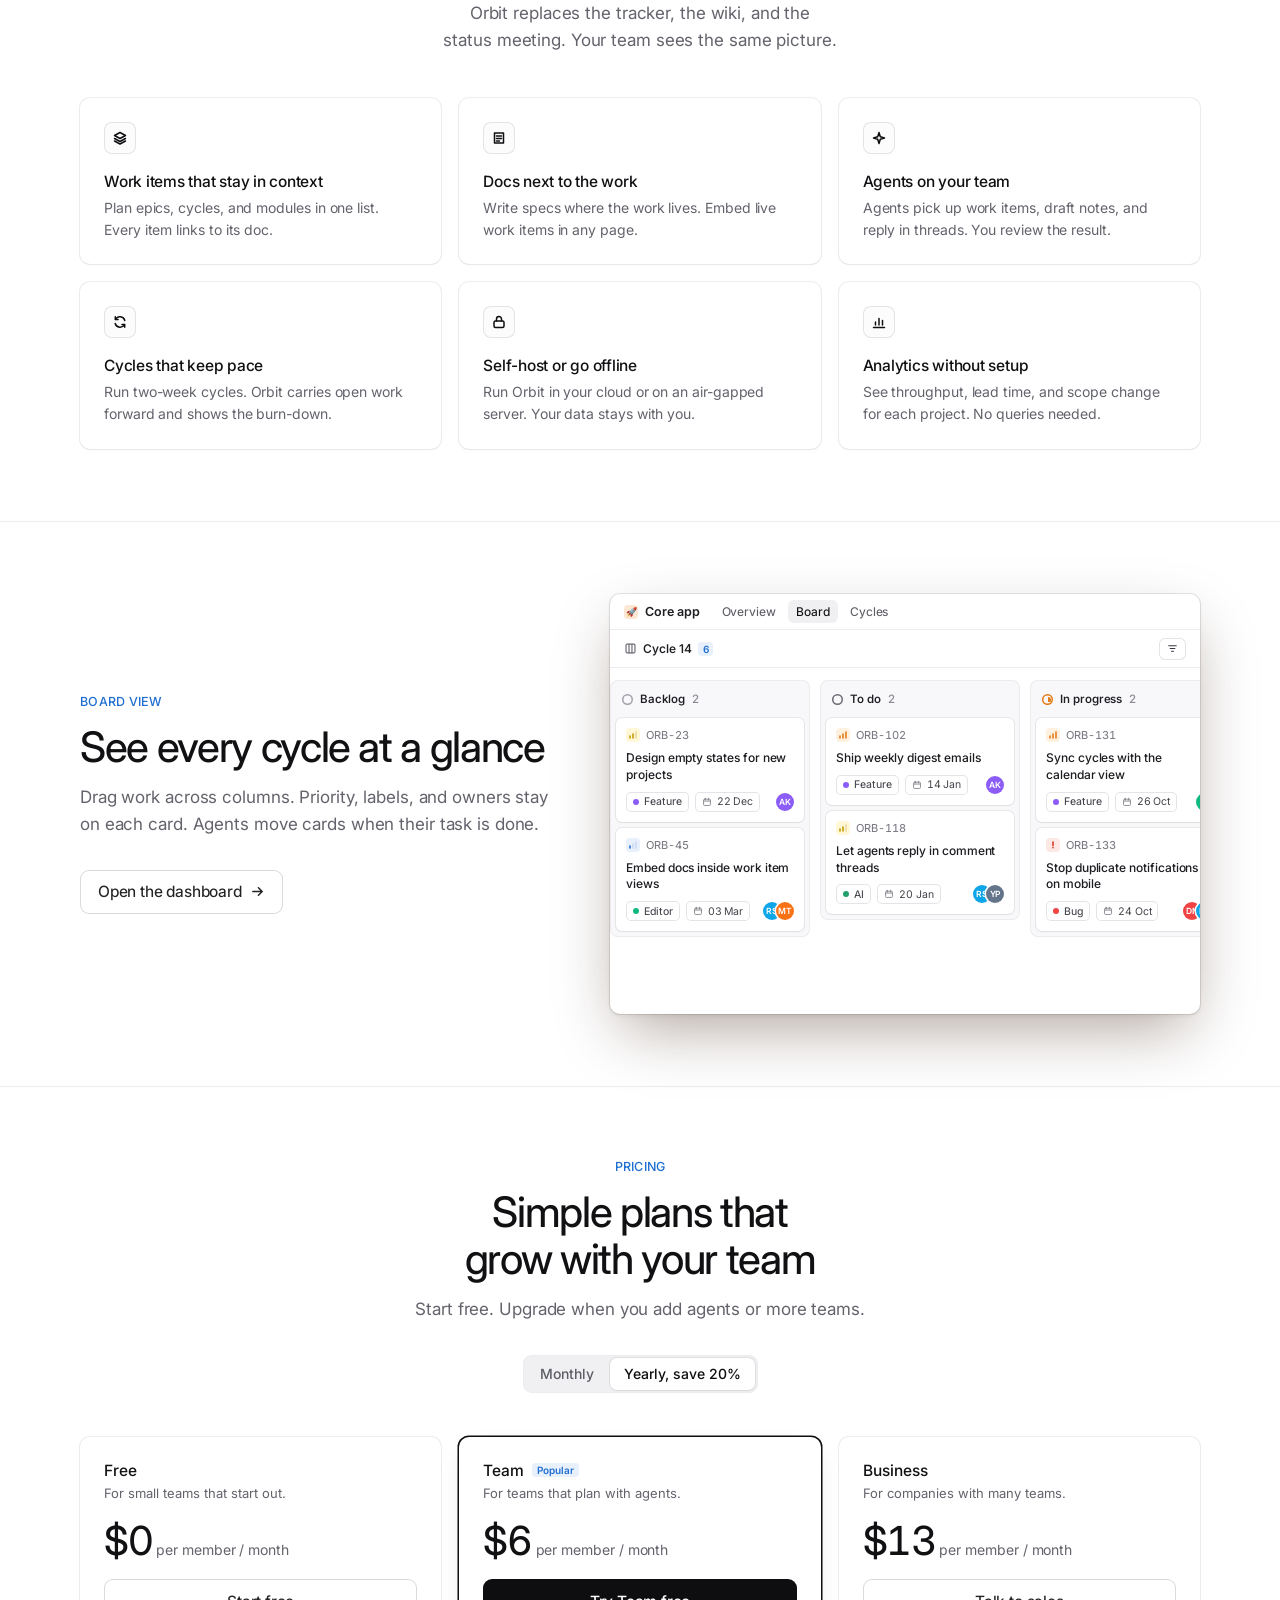
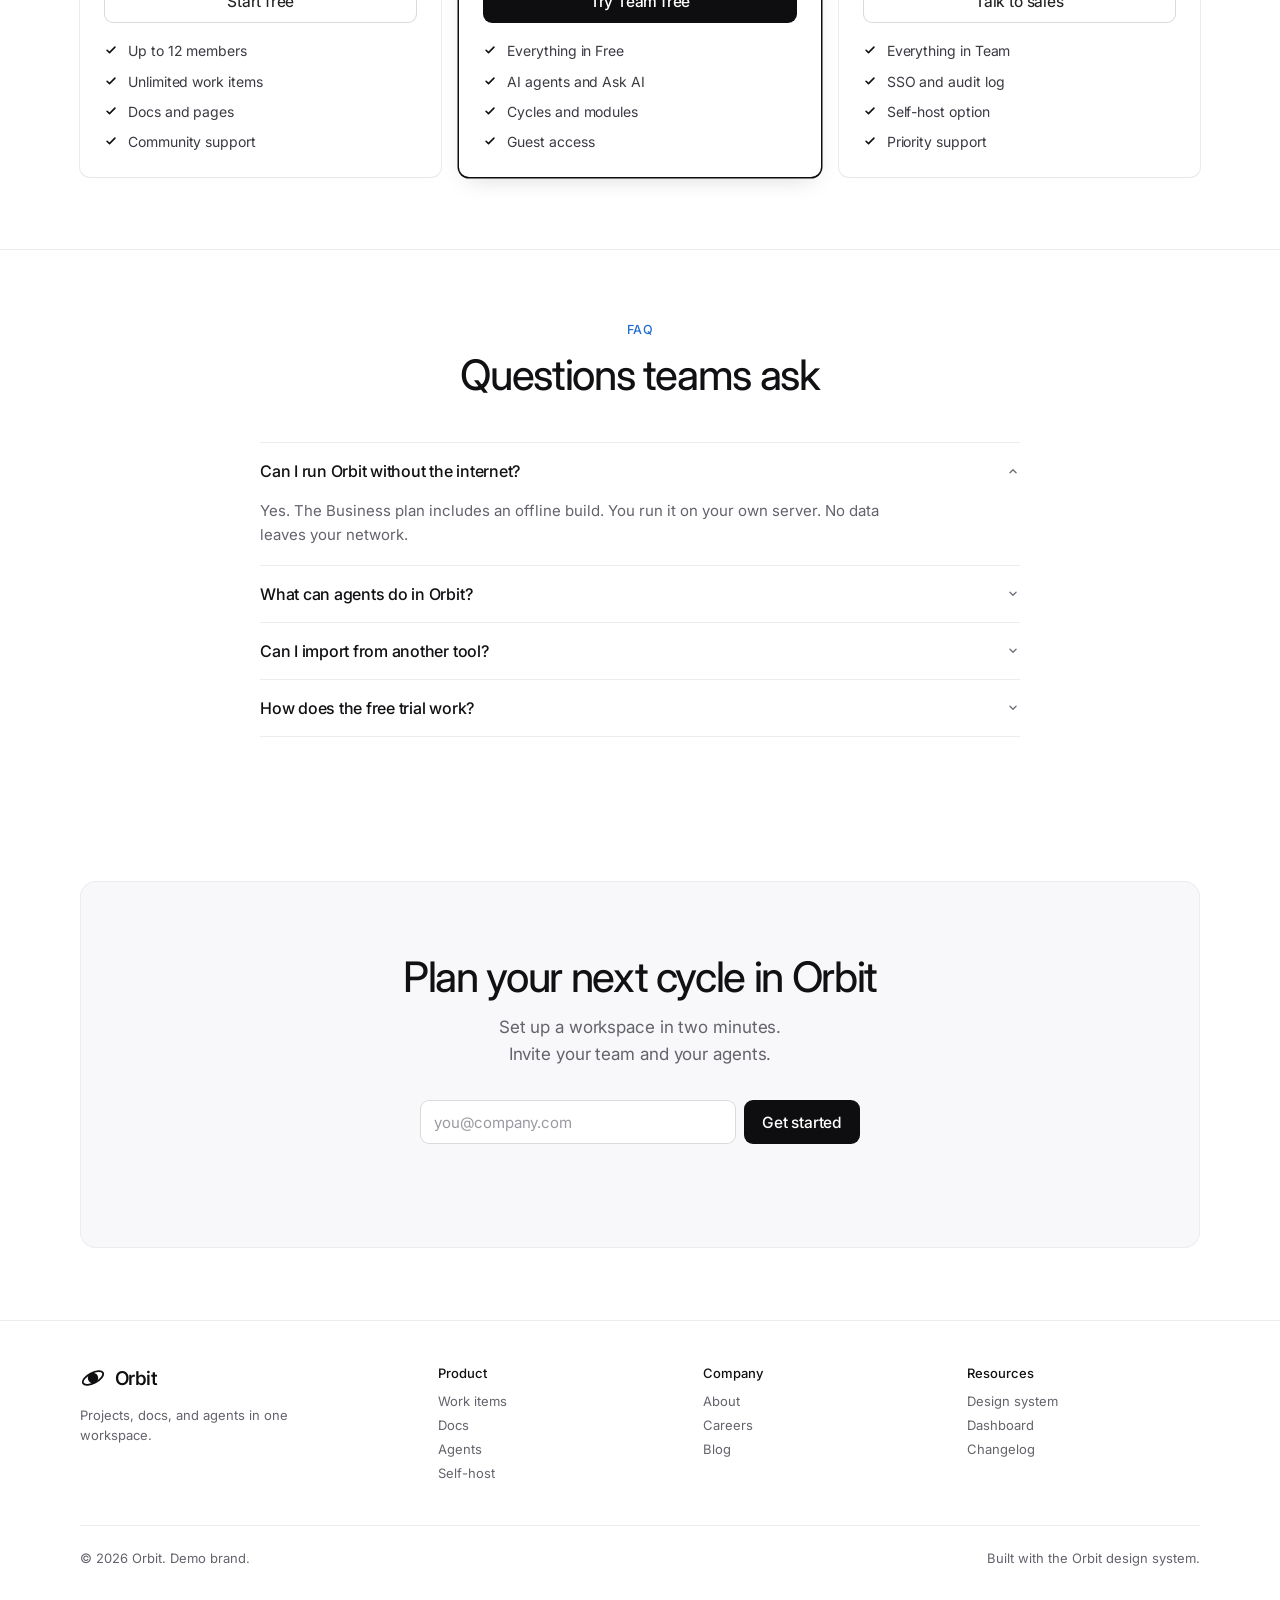
<file: landing.html>
<!doctype html>
<html lang="en">
<head>
<meta charset="utf-8">
<meta name="viewport" content="width=device-width, initial-scale=1">
<title>Orbit: projects and docs for teams and agents</title>
<meta name="description" content="Orbit landing page built only from the Orbit design system.">
<link rel="preconnect" href="https://fonts.googleapis.com">
<link rel="preconnect" href="https://fonts.gstatic.com" crossorigin>
<link rel="stylesheet" href="tokens.css">
<link rel="stylesheet" href="components.css">
<script src="icons.js"></script>
<script src="grain.js" defer></script>
<script src="forms.js" defer></script>
</head>
<body>
<div class="o-sitebar"><div class="o-wrap o-sitebar__inner"><a class="o-sitebar__name" href="index.html"><svg class="o-ic"><use href="#i-orbit"/></svg>Orbit <span>design system</span></a><a class="o-sitebar__link" href="index.html">Design system</a><a class="o-sitebar__link is-active" href="landing.html" aria-current="page">Landing</a><a class="o-sitebar__link" href="dashboard.html">Dashboard</a></div></div>
<header class="o-nav">
  <div class="o-wrap o-nav__inner">
    <a class="o-brand" href="#"><svg class="o-ic o-brand__mark"><use href="#i-orbit"/></svg>Orbit</a>
    <nav class="o-nav__links" aria-label="Main"><a href="#">Product</a><a href="#">Solutions</a><a href="#">Resources</a><a href="#">Pricing</a><a href="#">Self-host</a></nav>
    <div class="o-nav__actions"><a class="o-nav__link" href="#">Contact sales</a><a class="o-nav__link" href="#">Log in</a><a class="o-btn o-btn--primary o-btn--sm" href="#">Get started free</a></div>
  </div>
</header>
<main>
  <section class="o-hero o-wrap">
    <a class="o-pill" href="#"><span class="o-pill__new">New</span>Agents now reply in comment threads <svg class="o-ic o-ic--sm"><use href="#i-chev-right"/></svg></a>
    <p class="o-eyebrow" style="margin-top:var(--o-space-9)">Cloud, self-hosted, or fully offline</p>
    <h1 class="o-display">Plan projects and keep docs in one place for teams and agents</h1>
    <p class="o-lede">Orbit puts projects, docs, and AI workflows in one workspace. Your team and your agents plan the work, ship it, and stay in sync.</p>
    <div class="o-ctas">
      <a class="o-btn o-btn--primary" href="#">Try Orbit Team free for 14 days</a>
      <a class="o-btn o-btn--secondary" href="#">Talk to a person <svg class="o-ic o-ic--nudge"><use href="#i-arrow"/></svg></a>
    </div>
  </section>
  <section class="o-stage o-wrap">
    <div class="o-gg o-gg--hero" data-gg-pattern="contours">
      <div class="o-app o-app--float" role="img" aria-label="Orbit app showing the work items list for the Core app project">
    <div class="o-topbar">
      <div class="o-ws"><span class="o-ws__logo"><svg class="o-ic"><use href="#i-orbit"/></svg></span>Northwind <svg class="o-ic o-ws__chev"><use href="#i-chev"/></svg></div>
      <label class="o-search"><svg class="o-ic"><use href="#i-search"/></svg><span class="o-search__text">Search Northwind</span><kbd class="o-kbd">⌘K</kbd></label>
      <div class="o-topbar__right"><svg class="o-ic"><use href="#i-bell"/></svg><svg class="o-ic"><use href="#i-help"/></svg><span class="o-ask"><svg class="o-ic"><use href="#i-spark"/></svg><span class="o-ask__label">Ask AI</span></span><span class="o-me" aria-label="Your account"></span></div>
    </div>
    <div class="o-app__body">
      <aside class="o-rail" aria-label="Apps"><a class="o-rail__item is-active" href="#" data-rail="Projects"><span class="o-rail__icon"><svg class="o-ic"><use href="#i-box"/></svg></span>Projects</a><a class="o-rail__item" href="#" data-rail="Docs"><span class="o-rail__icon"><svg class="o-ic"><use href="#i-doc"/></svg></span>Docs</a><a class="o-rail__item" href="#" data-rail="AI"><span class="o-rail__icon"><svg class="o-ic"><use href="#i-spark"/></svg></span>AI</a><a class="o-rail__item" href="#" data-rail="Inbox"><span class="o-rail__icon"><svg class="o-ic"><use href="#i-inbox"/></svg></span>Inbox</a><a class="o-rail__item" href="#" data-rail="Settings"><span class="o-rail__icon"><svg class="o-ic"><use href="#i-gear"/></svg></span>Settings</a></aside>
      <aside class="o-side" aria-label="Navigation"><div class="o-side__head"><span>Projects</span><span><svg class="o-ic o-ic--sm"><use href="#i-sliders"/></svg><svg class="o-ic o-ic--sm"><use href="#i-panel"/></svg></span></div><div class="o-side__new"><svg class="o-ic o-ic--sm"><use href="#i-plus"/></svg>New work item</div><div class="o-side__item" data-side="Home"><svg class="o-ic"><use href="#i-home"/></svg>Home</div><div class="o-side__item" data-side="My work"><svg class="o-ic"><use href="#i-user"/></svg>My work</div><div class="o-side__group">Workspace <svg class="o-ic"><use href="#i-chev"/></svg></div><div class="o-side__item" data-side="Projects"><svg class="o-ic"><use href="#i-box"/></svg>Projects</div><div class="o-side__item" data-side="Goals"><svg class="o-ic"><use href="#i-target"/></svg>Goals</div><div class="o-side__item" data-side="Analytics"><svg class="o-ic"><use href="#i-chart"/></svg>Analytics</div><div class="o-side__item" data-side="Dashboards"><svg class="o-ic"><use href="#i-grid"/></svg>Dashboards</div><div class="o-side__item" data-side="Drafts"><svg class="o-ic"><use href="#i-file"/></svg>Drafts</div><div class="o-side__item" data-side="Views"><svg class="o-ic"><use href="#i-layers"/></svg>Views</div><div class="o-side__item" data-side="More"><svg class="o-ic"><use href="#i-dots"/></svg>More</div><div class="o-side__group">Projects <svg class="o-ic"><use href="#i-chev"/></svg></div><div class="o-side__item is-active" data-side="Core app" data-emoji="🚀" data-tile="peach"><span class="o-emoji" style="--bg:var(--o-tile-peach)">🚀</span>Core app</div><div class="o-side__item" data-side="Mobile" data-emoji="🛰️" data-tile="blue"><span class="o-emoji" style="--bg:var(--o-tile-blue)">🛰️</span>Mobile</div><div class="o-side__item" data-side="Growth" data-emoji="🌱" data-tile="mint"><span class="o-emoji" style="--bg:var(--o-tile-mint)">🌱</span>Growth</div></aside>
      <section class="o-main">
        <div class="o-ph">
          <div class="o-ph__title"><span class="o-emoji" style="--bg:var(--o-tile-peach)" data-title-emoji>🚀</span><span data-title>Core app</span></div>
          <div class="o-tabs" role="tablist"><span class="o-tab" data-tab="Overview">Overview</span><span class="o-tab" data-tab="Epics">Epics</span><span class="o-tab is-active" data-tab="Work items">Work items</span><span class="o-tab" data-tab="Cycles">Cycles</span><span class="o-tab" data-tab="Modules">Modules</span><span class="o-tab"><svg class="o-ic o-ic--sm"><use href="#i-dots"/></svg></span></div>
          <div class="o-ph__right"><span class="o-iconbtn"><svg class="o-ic"><use href="#i-link"/></svg></span><span class="o-iconbtn"><svg class="o-ic"><use href="#i-dots"/></svg></span></div>
        </div>
        <div class="o-toolbar">
          <div class="o-toolbar__title"><svg class="o-ic"><use href="#i-layers"/></svg>Work items <span class="o-badge" data-count>112</span></div>
          <div class="o-toolbar__right">
            <span class="o-chip" data-chip="view"><svg class="o-ic"><use href="#i-list"/></svg><span class="o-chip__label">List</span></span>
            <span class="o-chip" data-chip="filter"><svg class="o-ic"><use href="#i-filter"/></svg><span class="o-chip__label">Filter</span></span>
            <span class="o-chip" data-chip="display"><svg class="o-ic"><use href="#i-sliders"/></svg><span class="o-chip__label">Display</span></span>
            <span class="o-btn o-btn--app o-btn--accent" data-new><svg class="o-ic o-ic--sm o-btn__icon-sm"><use href="#i-plus"/></svg><span class="o-btn__label">Add work item</span></span>
          </div>
        </div>
        <div class="o-list"><div class="o-group"><span class="o-status o-status--backlog"></span>Backlog <span class="o-group__n">24</span></div><div class="o-row" data-pri="med"><span class="o-pri o-pri--med"><svg><use href="#i-pri-bars"/></svg></span><span class="o-id">ORB-23</span><span class="o-row__title">Design empty states for new projects</span><span class="o-meta"><span class="o-avatars"><i class="o-avatar" style="--c:var(--o-label-purple)">AK</i></span><span class="o-tag"><span class="o-tag__dot" style="--c:var(--o-label-purple)"></span>Feature</span><span class="o-date"><svg class="o-ic"><use href="#i-cal"/></svg>22 Dec</span><span class="o-est"><svg><use href="#i-pri-bars"/></svg></span></span></div><div class="o-row" data-pri="low"><span class="o-pri o-pri--low"><svg><use href="#i-pri-bars"/></svg></span><span class="o-id">ORB-45</span><span class="o-row__title">Embed docs inside work item views</span><span class="o-meta"><span class="o-avatars"><i class="o-avatar" style="--c:var(--o-label-sky)">RS</i><i class="o-avatar" style="--c:var(--o-label-orange)">MT</i></span><span class="o-tag"><span class="o-tag__dot" style="--c:var(--o-label-emerald)"></span>Editor</span><span class="o-date"><svg class="o-ic"><use href="#i-cal"/></svg>03 Mar</span><span class="o-est"><svg><use href="#i-pri-bars"/></svg></span></span></div><div class="o-row" data-pri="urgent"><span class="o-pri o-pri--urgent"><svg><use href="#i-pri-urgent"/></svg></span><span class="o-id">ORB-67</span><span class="o-row__title">Fix drag-and-drop on sticky notes</span><span class="o-meta"><span class="o-avatars"><i class="o-avatar" style="--c:var(--o-label-emerald)">JL</i></span><span class="o-tag"><span class="o-tag__dot" style="--c:var(--o-label-red)"></span>Bug</span><span class="o-date"><svg class="o-ic"><use href="#i-cal"/></svg>16 Aug</span><span class="o-est"><svg><use href="#i-pri-bars"/></svg></span></span></div><div class="o-row" data-pri="high"><span class="o-pri o-pri--high"><svg><use href="#i-pri-bars"/></svg></span><span class="o-id">ORB-89</span><span class="o-row__title">Redesign nested pages on mobile</span><span class="o-meta"><span class="o-avatars"><i class="o-avatar" style="--c:var(--o-label-red)">DN</i></span><span class="o-tag"><span class="o-tag__dot" style="--c:var(--o-label-sky)"></span>Mobile</span><span class="o-date"><svg class="o-ic"><use href="#i-cal"/></svg>29 Nov</span><span class="o-est"><svg><use href="#i-pri-bars"/></svg></span></span></div><div class="o-row" data-pri="low"><span class="o-pri o-pri--low"><svg><use href="#i-pri-bars"/></svg></span><span class="o-id">ORB-12</span><span class="o-row__title">Add voice input to AI chat</span><span class="o-meta"><span class="o-avatars"><i class="o-avatar" style="--c:var(--o-label-slate)">YP</i><i class="o-avatar" style="--c:var(--o-label-purple)">AK</i></span><span class="o-tag"><span class="o-tag__dot" style="--c:var(--o-label-gray)"></span>3 labels</span><span class="o-date"><svg class="o-ic"><use href="#i-cal"/></svg>11 Feb</span><span class="o-est"><svg><use href="#i-pri-bars"/></svg></span></span></div><div class="o-row o-row--sub" data-pri="sub"><span class="o-pri o-pri--sub"><svg><use href="#i-pri-sub"/></svg></span><span class="o-id">ORB-98</span><span class="o-row__title">Redesign the context picker</span><span class="o-meta"><span class="o-avatars"><i class="o-avatar" style="--c:var(--o-label-orange)">MT</i></span><span class="o-tag"><span class="o-tag__dot" style="--c:var(--o-label-green)"></span>AI</span><span class="o-date"><svg class="o-ic"><use href="#i-cal"/></svg>03 Mar</span><span class="o-est"><svg><use href="#i-pri-bars"/></svg></span></span></div><div class="o-row o-row--sub" data-pri="sub"><span class="o-pri o-pri--sub"><svg><use href="#i-pri-sub"/></svg></span><span class="o-id">ORB-76</span><span class="o-row__title">Redesign the create work item dialog</span><span class="o-meta"><span class="o-avatars"><i class="o-avatar" style="--c:var(--o-label-sky)">RS</i></span><span class="o-tag"><span class="o-tag__dot" style="--c:var(--o-label-green)"></span>AI</span><span class="o-date"><svg class="o-ic"><use href="#i-cal"/></svg>03 Mar</span><span class="o-est"><svg><use href="#i-pri-bars"/></svg></span></span></div><div class="o-row" data-pri="low"><span class="o-pri o-pri--low"><svg><use href="#i-pri-bars"/></svg></span><span class="o-id">ORB-34</span><span class="o-row__title">Add password protection to shared pages</span><span class="o-meta"><span class="o-avatars"><i class="o-avatar" style="--c:var(--o-label-emerald)">JL</i><i class="o-avatar" style="--c:var(--o-label-red)">DN</i></span><span class="o-tag"><span class="o-tag__dot" style="--c:var(--o-label-amber)"></span>Design</span><span class="o-date"><svg class="o-ic"><use href="#i-cal"/></svg>01 Jan</span><span class="o-est"><svg><use href="#i-pri-bars"/></svg></span></span></div><div class="o-group"><span class="o-status o-status--todo"></span>To do <span class="o-group__n">18</span></div><div class="o-row" data-pri="high"><span class="o-pri o-pri--high"><svg><use href="#i-pri-bars"/></svg></span><span class="o-id">ORB-102</span><span class="o-row__title">Ship weekly digest emails</span><span class="o-meta"><span class="o-avatars"><i class="o-avatar" style="--c:var(--o-label-purple)">AK</i></span><span class="o-tag"><span class="o-tag__dot" style="--c:var(--o-label-purple)"></span>Feature</span><span class="o-date"><svg class="o-ic"><use href="#i-cal"/></svg>14 Jan</span><span class="o-est"><svg><use href="#i-pri-bars"/></svg></span></span></div><div class="o-row" data-pri="med"><span class="o-pri o-pri--med"><svg><use href="#i-pri-bars"/></svg></span><span class="o-id">ORB-118</span><span class="o-row__title">Let agents reply in comment threads</span><span class="o-meta"><span class="o-avatars"><i class="o-avatar" style="--c:var(--o-label-sky)">RS</i><i class="o-avatar" style="--c:var(--o-label-slate)">YP</i></span><span class="o-tag"><span class="o-tag__dot" style="--c:var(--o-label-green)"></span>AI</span><span class="o-date"><svg class="o-ic"><use href="#i-cal"/></svg>20 Jan</span><span class="o-est"><svg><use href="#i-pri-bars"/></svg></span></span></div><div class="o-row" data-pri="urgent"><span class="o-pri o-pri--urgent"><svg><use href="#i-pri-urgent"/></svg></span><span class="o-id">ORB-121</span><span class="o-row__title">Fix slow search in large workspaces</span><span class="o-meta"><span class="o-avatars"><i class="o-avatar" style="--c:var(--o-label-red)">DN</i></span><span class="o-tag"><span class="o-tag__dot" style="--c:var(--o-label-red)"></span>Bug</span><span class="o-date"><svg class="o-ic"><use href="#i-cal"/></svg>22 Jan</span><span class="o-est"><svg><use href="#i-pri-bars"/></svg></span></span></div><div class="o-row" data-pri="low"><span class="o-pri o-pri--low"><svg><use href="#i-pri-bars"/></svg></span><span class="o-id">ORB-127</span><span class="o-row__title">Add keyboard shortcuts to the board view</span><span class="o-meta"><span class="o-avatars"><i class="o-avatar" style="--c:var(--o-label-orange)">MT</i></span><span class="o-tag"><span class="o-tag__dot" style="--c:var(--o-label-amber)"></span>Design</span><span class="o-date"><svg class="o-ic"><use href="#i-cal"/></svg>30 Jan</span><span class="o-est"><svg><use href="#i-pri-bars"/></svg></span></span></div></div>
      </section>
    </div>
  </div>
    </div>
  </section>
  <section class="o-wrap o-logos" aria-label="Customers"><p class="o-logos__label">Teams that plan with Orbit</p><span>Lumen</span><span>Kestrel</span><span>Halcyon</span><span>Northwind</span><span>Fieldwork</span></section>

  <section class="o-section o-section--line" id="features">
    <div class="o-wrap">
      <div class="o-section__head">
        <p class="o-eyebrow">Features</p>
        <h2 class="o-h2">One workspace for plans, docs, and agents</h2>
        <p class="o-lede">Orbit replaces the tracker, the wiki, and the status meeting. Your team sees the same picture.</p>
      </div>
      <div class="o-grid"><article class="o-card o-card--hover"><div class="o-card__icon"><svg class="o-ic"><use href="#i-layers"/></svg></div><h3 class="o-card__title">Work items that stay in context</h3><p class="o-card__text">Plan epics, cycles, and modules in one list. Every item links to its doc.</p></article><article class="o-card o-card--hover"><div class="o-card__icon"><svg class="o-ic"><use href="#i-doc"/></svg></div><h3 class="o-card__title">Docs next to the work</h3><p class="o-card__text">Write specs where the work lives. Embed live work items in any page.</p></article><article class="o-card o-card--hover"><div class="o-card__icon"><svg class="o-ic"><use href="#i-spark"/></svg></div><h3 class="o-card__title">Agents on your team</h3><p class="o-card__text">Agents pick up work items, draft notes, and reply in threads. You review the result.</p></article><article class="o-card o-card--hover"><div class="o-card__icon"><svg class="o-ic"><use href="#i-cycle"/></svg></div><h3 class="o-card__title">Cycles that keep pace</h3><p class="o-card__text">Run two-week cycles. Orbit carries open work forward and shows the burn-down.</p></article><article class="o-card o-card--hover"><div class="o-card__icon"><svg class="o-ic"><use href="#i-lock"/></svg></div><h3 class="o-card__title">Self-host or go offline</h3><p class="o-card__text">Run Orbit in your cloud or on an air-gapped server. Your data stays with you.</p></article><article class="o-card o-card--hover"><div class="o-card__icon"><svg class="o-ic"><use href="#i-chart"/></svg></div><h3 class="o-card__title">Analytics without setup</h3><p class="o-card__text">See throughput, lead time, and scope change for each project. No queries needed.</p></article></div>
    </div>
  </section>

  <section class="o-section o-section--line">
    <div class="o-wrap o-split">
      <div>
        <p class="o-eyebrow">Board view</p>
        <h2 class="o-h2">See every cycle at a glance</h2>
        <p class="o-lede">Drag work across columns. Priority, labels, and owners stay on each card. Agents move cards when their task is done.</p>
        <div class="o-ctas" style="justify-content:flex-start;margin-top:var(--o-space-10)"><a class="o-btn o-btn--secondary" href="dashboard.html">Open the dashboard <svg class="o-ic o-ic--nudge"><use href="#i-arrow"/></svg></a></div>
      </div>
      <div class="o-app o-app--inset" style="grid-template-rows:36px 38px minmax(0,1fr)">
        <div class="o-ph"><div class="o-ph__title"><span class="o-emoji" style="--bg:var(--o-tile-peach)">🚀</span>Core app</div><div class="o-tabs"><span class="o-tab">Overview</span><span class="o-tab is-active">Board</span><span class="o-tab">Cycles</span></div></div>
        <div class="o-toolbar"><div class="o-toolbar__title"><svg class="o-ic"><use href="#i-board"/></svg>Cycle 14 <span class="o-badge">6</span></div><div class="o-toolbar__right"><span class="o-chip"><svg class="o-ic"><use href="#i-filter"/></svg><span class="o-chip__label">Filter</span></span></div></div>
        <div class="o-board" style="grid-template-columns:repeat(3,minmax(200px,1fr))"><div class="o-col"><div class="o-col__head"><span class="o-status o-status--backlog"></span>Backlog <span class="o-group__n">2</span></div><div class="o-kcard"><div class="o-kcard__top"><span class="o-pri o-pri--med"><svg><use href="#i-pri-bars"/></svg></span><span class="o-id">ORB-23</span></div><div class="o-kcard__title">Design empty states for new projects</div><div class="o-kcard__foot"><span class="o-tag"><span class="o-tag__dot" style="--c:var(--o-label-purple)"></span>Feature</span><span class="o-date"><svg class="o-ic"><use href="#i-cal"/></svg>22 Dec</span><span class="o-avatars"><i class="o-avatar" style="--c:var(--o-label-purple)">AK</i></span></div></div><div class="o-kcard"><div class="o-kcard__top"><span class="o-pri o-pri--low"><svg><use href="#i-pri-bars"/></svg></span><span class="o-id">ORB-45</span></div><div class="o-kcard__title">Embed docs inside work item views</div><div class="o-kcard__foot"><span class="o-tag"><span class="o-tag__dot" style="--c:var(--o-label-emerald)"></span>Editor</span><span class="o-date"><svg class="o-ic"><use href="#i-cal"/></svg>03 Mar</span><span class="o-avatars"><i class="o-avatar" style="--c:var(--o-label-sky)">RS</i><i class="o-avatar" style="--c:var(--o-label-orange)">MT</i></span></div></div></div><div class="o-col"><div class="o-col__head"><span class="o-status o-status--todo"></span>To do <span class="o-group__n">2</span></div><div class="o-kcard"><div class="o-kcard__top"><span class="o-pri o-pri--high"><svg><use href="#i-pri-bars"/></svg></span><span class="o-id">ORB-102</span></div><div class="o-kcard__title">Ship weekly digest emails</div><div class="o-kcard__foot"><span class="o-tag"><span class="o-tag__dot" style="--c:var(--o-label-purple)"></span>Feature</span><span class="o-date"><svg class="o-ic"><use href="#i-cal"/></svg>14 Jan</span><span class="o-avatars"><i class="o-avatar" style="--c:var(--o-label-purple)">AK</i></span></div></div><div class="o-kcard"><div class="o-kcard__top"><span class="o-pri o-pri--med"><svg><use href="#i-pri-bars"/></svg></span><span class="o-id">ORB-118</span></div><div class="o-kcard__title">Let agents reply in comment threads</div><div class="o-kcard__foot"><span class="o-tag"><span class="o-tag__dot" style="--c:var(--o-label-green)"></span>AI</span><span class="o-date"><svg class="o-ic"><use href="#i-cal"/></svg>20 Jan</span><span class="o-avatars"><i class="o-avatar" style="--c:var(--o-label-sky)">RS</i><i class="o-avatar" style="--c:var(--o-label-slate)">YP</i></span></div></div></div><div class="o-col"><div class="o-col__head"><span class="o-status o-status--progress"></span>In progress <span class="o-group__n">2</span></div><div class="o-kcard"><div class="o-kcard__top"><span class="o-pri o-pri--high"><svg><use href="#i-pri-bars"/></svg></span><span class="o-id">ORB-131</span></div><div class="o-kcard__title">Sync cycles with the calendar view</div><div class="o-kcard__foot"><span class="o-tag"><span class="o-tag__dot" style="--c:var(--o-label-purple)"></span>Feature</span><span class="o-date"><svg class="o-ic"><use href="#i-cal"/></svg>26 Oct</span><span class="o-avatars"><i class="o-avatar" style="--c:var(--o-label-emerald)">JL</i></span></div></div><div class="o-kcard"><div class="o-kcard__top"><span class="o-pri o-pri--urgent"><svg><use href="#i-pri-urgent"/></svg></span><span class="o-id">ORB-133</span></div><div class="o-kcard__title">Stop duplicate notifications on mobile</div><div class="o-kcard__foot"><span class="o-tag"><span class="o-tag__dot" style="--c:var(--o-label-red)"></span>Bug</span><span class="o-date"><svg class="o-ic"><use href="#i-cal"/></svg>24 Oct</span><span class="o-avatars"><i class="o-avatar" style="--c:var(--o-label-red)">DN</i><i class="o-avatar" style="--c:var(--o-label-sky)">RS</i></span></div></div></div></div>
      </div>
    </div>
  </section>

  <section class="o-section o-section--line" id="pricing">
    <div class="o-wrap">
      <div class="o-section__head">
        <p class="o-eyebrow">Pricing</p>
        <h2 class="o-h2">Simple plans that grow with your team</h2>
        <p class="o-lede">Start free. Upgrade when you add agents or more teams.</p>
        <div class="o-segment" role="group" aria-label="Billing period" style="margin-top:var(--o-space-10)"><button type="button" aria-pressed="false" data-bill="monthly">Monthly</button><button type="button" class="is-active" aria-pressed="true" data-bill="yearly">Yearly, save 20%</button></div>
      </div>
      <div class="o-grid"><article class="o-card o-price">
        <div><p class="o-price__name">Free </p><p class="o-small" style="margin-top:var(--o-space-2)">For small teams that start out.</p></div>
        <p class="o-price__amount"><span data-monthly="0" data-yearly="0">$0</span><small>per member / month</small></p>
        <a class="o-btn o-btn--secondary o-btn--block" href="#">Start free</a>
        <ul class="o-checklist"><li><svg class="o-ic"><use href="#i-check"/></svg>Up to 12 members</li><li><svg class="o-ic"><use href="#i-check"/></svg>Unlimited work items</li><li><svg class="o-ic"><use href="#i-check"/></svg>Docs and pages</li><li><svg class="o-ic"><use href="#i-check"/></svg>Community support</li></ul>
      </article><article class="o-card o-price o-price--featured">
        <div><p class="o-price__name">Team <span class="o-badge">Popular</span></p><p class="o-small" style="margin-top:var(--o-space-2)">For teams that plan with agents.</p></div>
        <p class="o-price__amount"><span data-monthly="8" data-yearly="6">$6</span><small>per member / month</small></p>
        <a class="o-btn o-btn--primary o-btn--block" href="#">Try Team free</a>
        <ul class="o-checklist"><li><svg class="o-ic"><use href="#i-check"/></svg>Everything in Free</li><li><svg class="o-ic"><use href="#i-check"/></svg>AI agents and Ask AI</li><li><svg class="o-ic"><use href="#i-check"/></svg>Cycles and modules</li><li><svg class="o-ic"><use href="#i-check"/></svg>Guest access</li></ul>
      </article><article class="o-card o-price">
        <div><p class="o-price__name">Business </p><p class="o-small" style="margin-top:var(--o-space-2)">For companies with many teams.</p></div>
        <p class="o-price__amount"><span data-monthly="16" data-yearly="13">$13</span><small>per member / month</small></p>
        <a class="o-btn o-btn--secondary o-btn--block" href="#">Talk to sales</a>
        <ul class="o-checklist"><li><svg class="o-ic"><use href="#i-check"/></svg>Everything in Team</li><li><svg class="o-ic"><use href="#i-check"/></svg>SSO and audit log</li><li><svg class="o-ic"><use href="#i-check"/></svg>Self-host option</li><li><svg class="o-ic"><use href="#i-check"/></svg>Priority support</li></ul>
      </article></div>
    </div>
  </section>

  <section class="o-section o-section--line" id="faq">
    <div class="o-wrap">
      <div class="o-section__head"><p class="o-eyebrow">FAQ</p><h2 class="o-h2">Questions teams ask</h2></div>
      <div class="o-faq"><details open><summary>Can I run Orbit without the internet?<svg class="o-ic"><use href="#i-chev"/></svg></summary><p>Yes. The Business plan includes an offline build. You run it on your own server. No data leaves your network.</p></details><details><summary>What can agents do in Orbit?<svg class="o-ic"><use href="#i-chev"/></svg></summary><p>Agents read work items and docs. They draft specs, write release notes, and reply in comment threads. A person approves each change.</p></details><details><summary>Can I import from another tool?<svg class="o-ic"><use href="#i-chev"/></svg></summary><p>Yes. Orbit imports CSV files and issues from common trackers. The import keeps labels, owners, and dates.</p></details><details><summary>How does the free trial work?<svg class="o-ic"><use href="#i-chev"/></svg></summary><p>The Team trial lasts 14 days. You do not need a card. At the end, you keep your data on the Free plan.</p></details></div>
    </div>
  </section>

  <section class="o-section">
    <div class="o-wrap">
      <div class="o-cta">
        <h2 class="o-h2">Plan your next cycle in Orbit</h2>
        <p class="o-lede">Set up a workspace in two minutes. Invite your team and your agents.</p>
        <form class="o-cta__form" id="cta-form" action="#" novalidate data-o-validate data-o-async>
          <div class="o-inline-form">
            <div class="o-field">
              <label class="o-sr" for="cta-email">Work email</label>
              <input class="o-input" id="cta-email" name="email" type="email" inputmode="email" autocomplete="email" spellcheck="false" placeholder="you@company.com" required aria-describedby="cta-email-error">
              <p class="o-error" id="cta-email-error"></p>
            </div>
            <button class="o-btn o-btn--primary" type="submit" data-o-loading="Sending link…">Get started</button>
          </div>
          <p class="o-form-status" role="status" aria-live="polite"></p>
        </form>
      </div>
    </div>
  </section>
</main>
<footer class="o-footer">
  <div class="o-wrap">
    <div class="o-footer__inner">
      <div><a class="o-brand" href="#"><svg class="o-ic o-brand__mark"><use href="#i-orbit"/></svg>Orbit</a><p class="o-small" style="margin-top:var(--o-space-6);max-width:260px">Projects, docs, and agents in one workspace.</p></div>
      <div><h4>Product</h4><ul><li><a href="#">Work items</a></li><li><a href="#">Docs</a></li><li><a href="#">Agents</a></li><li><a href="#">Self-host</a></li></ul></div>
      <div><h4>Company</h4><ul><li><a href="#">About</a></li><li><a href="#">Careers</a></li><li><a href="#">Blog</a></li></ul></div>
      <div><h4>Resources</h4><ul><li><a href="index.html">Design system</a></li><li><a href="dashboard.html">Dashboard</a></li><li><a href="#">Changelog</a></li></ul></div>
    </div>
    <div class="o-footer__base"><span>© 2026 Orbit. Demo brand.</span><span>Built with the Orbit design system.</span></div>
  </div>
</footer>
<script>
document.querySelectorAll('[data-bill]').forEach(function (b) {
  b.addEventListener('click', function () {
    document.querySelectorAll('[data-monthly]').forEach(function (p) { p.textContent = '$' + p.dataset[b.dataset.bill]; });
  });
});
// CTA: forms.js validates, shows the loading button, then we report back in the live status line
document.getElementById('cta-form').addEventListener('o:submit', function (e) {
  var email = this.elements.email.value.trim();
  setTimeout(function () { e.detail.done('Check your inbox. We sent a sign-in link to ' + email + '.', true); }, 1200);
});
</script>
</body>
</html>
</file>
<file: tokens.css>
/* Orbit design system: tokens.css
   Single source of truth. All values come from the Orbit hero demo.
   Link this file first, then components.css. */
@import url("https://fonts.googleapis.com/css2?family=Inter:opsz,wght@14..32,100..900&display=swap");

:root {
  /* ---------- neutrals (cool grey ramp) ---------- */
  --o-gray-0:   #ffffff;
  --o-gray-10:  #fcfcfd;  /* app chrome: topbar, rail, sidebar */
  --o-gray-25:  #fafafb;  /* row hover */
  --o-gray-50:  #f8f8fa;  /* group header */
  --o-gray-75:  #f1f1f3;  /* row divider */
  --o-gray-100: #f0f0f3;  /* active tab */
  --o-gray-120: #ededf1;  /* active sidebar item */
  --o-gray-150: #ececef;  /* line */
  --o-gray-200: #e4e4e8;  /* line-2, control ring */
  --o-gray-250: #d9d9de;  /* button ring */
  --o-gray-300: #a1a1aa;
  --o-gray-350: #9a9aa2;  /* placeholder */
  --o-gray-400: #8a8a93;  /* tertiary text */
  --o-gray-450: #7b7b84;
  --o-gray-500: #6f6f78;  /* icon */
  --o-gray-550: #63636c;  /* muted text */
  --o-gray-600: #5d5d66;
  --o-gray-650: #44444c;
  --o-gray-700: #3a3a42;  /* item text */
  --o-gray-750: #3d3d44;
  --o-gray-800: #26262c;
  --o-gray-850: #1d1d22;  /* app text */
  --o-gray-900: #111114;  /* headline */
  --o-gray-950: #0e0e10;  /* ink */

  /* ---------- semantic colours ---------- */
  --o-ink: var(--o-gray-950);
  --o-bg: var(--o-gray-0);
  --o-surface: var(--o-gray-0);
  --o-surface-sunken: var(--o-gray-10);
  --o-surface-hover: var(--o-gray-25);
  --o-surface-subtle: var(--o-gray-50);
  --o-surface-active: var(--o-gray-120);
  --o-text: var(--o-gray-950);
  --o-text-strong: var(--o-gray-900);
  --o-text-app: var(--o-gray-850);
  --o-text-2: var(--o-gray-700);
  --o-text-muted: var(--o-gray-550);
  --o-text-subtle: var(--o-gray-400);
  --o-text-placeholder: var(--o-gray-350);
  --o-text-on-ink: #ffffff;
  --o-line: var(--o-gray-150);
  --o-line-2: var(--o-gray-200);
  --o-line-soft: var(--o-gray-75);
  --o-line-strong: var(--o-gray-250);

  /* ---------- accent + status ---------- */
  --o-accent: #1f6fd1;
  --o-accent-soft: #e8f0fc;
  --o-accent-tint: #c9d9f1;
  --o-red: #d93a2b;     --o-red-soft: #fde8e6;
  --o-orange: #e57a14;  --o-orange-soft: #fff1e0;
  --o-yellow: #c59a06;  --o-yellow-soft: #fff7d6;  --o-yellow-tint: #e7d9a3;
  --o-green: #2f9e5b;   --o-green-soft: #eef7f0;
  --o-estimate: #c99a3a;

  /* label dots and avatars */
  --o-label-purple: #8b5cf6;
  --o-label-sky: #0ea5e9;
  --o-label-orange: #f97316;
  --o-label-emerald: #10b981;
  --o-label-red: #ef4444;
  --o-label-slate: #64748b;
  --o-label-green: #22a06b;
  --o-label-amber: #f59e0b;
  --o-label-gray: #6b7280;

  /* emoji tiles */
  --o-tile-peach: #fde7d3;
  --o-tile-blue: #e3eefc;
  --o-tile-mint: #e6f4ea;

  /* ---------- grainy gradient: "sand to rust" ---------- */
  /* base stops, top (light, cool) to bottom (dark, warm) */
  --o-gg-0: #d3d1ca;  /* sand-grey */
  --o-gg-1: #dccdb3;  /* pale sand */
  --o-gg-2: #c99a69;  /* ochre */
  --o-gg-3: #94502b;  /* rust */
  --o-gg-4: #2c160d;  /* deep brown floor */
  --o-gg-base: linear-gradient(180deg, var(--o-gg-0) 0%, var(--o-gg-1) 30%, var(--o-gg-2) 55%, var(--o-gg-3) 78%, var(--o-gg-4) 100%);
  /* blobs, each at the height of its colour band */
  --o-gg-blob-1: #cdcfcb;  /* cool warm-grey, top-left */
  --o-gg-blob-2: #e0d5c2;  /* pale sand, top-right */
  --o-gg-blob-3: #e6b679;  /* bright ochre accent, mid-left edge */
  --o-gg-blob-4: #b35a2a;  /* rust, lower-right edge */
  --o-gg-blob-5: #3a1a0d;  /* deep brown, below bottom edge */
  --o-gg-blur: 18px;
  --o-gg-grain-opacity: .4;      /* overlay blend */
  --o-gg-grain-amp: 70;          /* noise 128 +/- 70 (read by grain.js) */
  --o-gg-pattern-opacity: .16;
  --o-gg-border: rgba(0,0,0,.14); /* 0.5px inner border */
  --o-avatar-me: linear-gradient(135deg, #f0b48a, #b6633a);

  /* ---------- typography ---------- */
  --o-font: "Inter", system-ui, -apple-system, "Segoe UI", Roboto, "Helvetica Neue", Arial, sans-serif;
  /* variable weights used by the demo */
  --o-w-regular: 400;
  --o-w-book: 450;
  --o-w-display: 460;   /* headlines: never bold */
  --o-w-medium: 500;
  --o-w-strong: 520;    /* active items */
  --o-w-semibold: 550;
  --o-w-brand: 560;
  --o-w-bold: 600;

  /* marketing scale: size / line-height / tracking */
  --o-display-size: clamp(40px, 4.8vw, 62px); --o-display-lh: 1.1;  --o-display-track: -0.035em;
  --o-h2-size: clamp(30px, 3.4vw, 42px);      --o-h2-lh: 1.12;      --o-h2-track: -0.032em;
  --o-h3-size: 20px;                           --o-h3-lh: 1.3;       --o-h3-track: -0.02em;
  --o-lede-size: 17px;   --o-lede-lh: 1.6;    --o-lede-track: -0.006em;
  --o-body-size: 15px;   --o-body-lh: 1.6;    --o-body-track: -0.006em;
  --o-btn-size: 15.5px;  --o-btn-track: -0.012em;
  --o-nav-size: 14.5px;  --o-nav-track: -0.01em;
  --o-small-size: 13px;  --o-small-lh: 1.5;
  --o-eyebrow-size: 12.5px; --o-eyebrow-track: 0.02em;
  --o-brand-size: 19px;  --o-brand-track: -0.03em;
  --o-logo-size: 17px;   --o-logo-track: -0.03em;
  /* app (product UI) scale */
  --o-app-title: 12.5px;
  --o-app-text: 12px;
  --o-app-sm: 11.5px;
  --o-app-xs: 11px;
  --o-app-2xs: 10.5px;
  --o-app-3xs: 10px;
  --o-app-rail: 9.5px;
  --o-app-track: -0.005em;

  /* ---------- spacing (px, from the demo) ---------- */
  --o-space-1: 2px;
  --o-space-2: 4px;
  --o-space-3: 6px;
  --o-space-4: 8px;
  --o-space-5: 10px;
  --o-space-6: 12px;
  --o-space-7: 14px;
  --o-space-8: 18px;
  --o-space-9: 24px;
  --o-space-10: 32px;
  --o-space-11: 44px;
  --o-space-12: 58px;
  --o-space-13: 72px;
  --o-wrap: 1120px;
  --o-gutter: 24px;         /* each side; wrap = 100% - 48px */
  --o-nav-h: 60px;

  /* ---------- radii ---------- */
  --o-radius-xs: 4px;   /* count badge, emoji tile */
  --o-radius-sm: 5px;   /* tag, date, logo tile */
  --o-radius-md: 6px;   /* app controls */
  --o-radius-lg: 8px;   /* small button */
  --o-radius-btn: 9px;  /* main button */
  --o-radius-window: 10px; /* app window, card */
  --o-radius-panel: 16px;  /* gradient surface */
  --o-radius-pill: 999px;

  /* ---------- shadows ---------- */
  --o-ring: inset 0 0 0 1px var(--o-line-2);
  --o-ring-strong: inset 0 0 0 1px var(--o-line-strong);
  --o-shadow-window: 0 0 0 1px rgba(30,15,5,.10), 0 2px 4px rgba(40,20,8,.06), 0 24px 60px -12px rgba(50,22,8,.40);
  --o-shadow-card: 0 0 0 1px rgba(14,14,16,.07), 0 1px 2px rgba(14,14,16,.04);
  --o-shadow-pop: 0 0 0 1px rgba(14,14,16,.08), 0 8px 24px -8px rgba(14,14,16,.18);
  --o-shadow-avatar: 0 0 0 1.5px #fff;
  --o-shadow-focus: 0 0 0 3px rgba(31,111,209,.28);

  /* ---------- motion ---------- */
  --o-ease-out: cubic-bezier(.2,.8,.2,1);
  --o-dur-fast: .15s;
  --o-dur-base: .25s;
  --o-dur-drift-min: 20s;  /* blob drift 20-28s */
  --o-dur-drift-max: 28s;
  --o-spring-stiffness: 70;   /* read by grain.js */
  --o-spring-damping: .86;
  --o-hover-blob-shift: 9;    /* % of surface */
  --o-hover-pattern-shift: 3; /* % of surface, opposite direction */

  /* ---------- z-index ---------- */
  --o-z-base: 0;
  --o-z-nav: 2;
  --o-z-grain: 5;
  --o-z-content: 6;   /* content above grain */
  --o-z-border: 10;   /* surface inner border */
  --o-z-drawer: 40;
  --o-z-overlay: 50;
  /* ---------- forms and access ---------- */
  --o-focus-color: var(--o-accent);   /* keyboard focus outline */
  --o-focus-width: 2px;
  --o-focus-offset: 2px;
  --o-hit: 44px;                      /* minimum hit area on touch */
  --o-input-size: 15px;               /* 16px on coarse pointers (no iOS zoom) */
  --o-app-input-size: var(--o-app-text);
  --o-red-ring: 0 0 0 3px rgba(217,58,43,.2);
  --o-disabled-opacity: .45;
  --o-app-bar: 36px;                  /* app top bar height; 44px for o-app--full on touch */
  --o-app-row: 38px;                  /* page header and toolbar rows */
}

/* touch devices: 16px inputs, taller app bars in the full-screen app */
@media (pointer: coarse) {
  :root { --o-input-size: 16px; --o-app-input-size: 16px; }
}
</file>
<file: components.css>
/* Orbit design system: components.css
   Needs tokens.css first. Plain CSS. No build step.
   Class prefix: o-. State classes: is-active, is-open. */

/* ================= base ================= */
*, *::before, *::after { box-sizing: border-box; }
* { margin: 0; padding: 0; }
html { -webkit-text-size-adjust: 100%; }
body {
  font-family: var(--o-font);
  font-optical-sizing: auto;
  font-weight: var(--o-w-regular);
  color: var(--o-text);
  background: var(--o-bg);
  -webkit-font-smoothing: antialiased;
  -moz-osx-font-smoothing: grayscale;
  text-rendering: optimizeLegibility;
  overflow-x: clip;
}
a { color: inherit; text-decoration: none; }
button { font: inherit; color: inherit; border: 0; background: none; cursor: pointer; }
input, select, textarea { font: inherit; color: inherit; }
img, svg { display: block; max-width: 100%; }
:focus-visible { outline: var(--o-focus-width) solid var(--o-focus-color); outline-offset: var(--o-focus-offset); }
button, a, input, select, textarea, label, summary { touch-action: manipulation; }

.o-wrap { width: min(var(--o-wrap), calc(100% - 2 * var(--o-gutter))); margin-inline: auto; }
.o-ic { width: 14px; height: 14px; flex: none; stroke: currentColor; fill: none; stroke-width: 1.5; stroke-linecap: round; stroke-linejoin: round; }
.o-ic--sm { width: 12px; height: 12px; }
.o-ic--xs { width: 10px; height: 10px; }
.o-ic--lg { width: 18px; height: 18px; }
.o-sr { position: absolute; width: 1px; height: 1px; overflow: hidden; clip: rect(0 0 0 0); white-space: nowrap; }

/* ================= preview site bar (shared across the 3 pages) ================= */
.o-sitebar { background: var(--o-ink); color: #c9c9cf; font-size: 12.5px; font-weight: var(--o-w-book); letter-spacing: -0.005em; position: relative; z-index: var(--o-z-nav); }
.o-sitebar__inner { height: 36px; display: flex; align-items: center; gap: var(--o-space-8); }
.o-sitebar__name { color: #fff; font-weight: var(--o-w-semibold); margin-right: auto; display: inline-flex; align-items: center; gap: 7px; white-space: nowrap; }
.o-sitebar__name .o-ic { color: #fff; }
.o-sitebar a.o-sitebar__link { white-space: nowrap; transition: color var(--o-dur-fast); }
@media (hover: hover) and (pointer: fine) { .o-sitebar a.o-sitebar__link:hover { color: #fff; } }
.o-sitebar :focus-visible { outline-color: #fff; }
.o-sitebar a.o-sitebar__link.is-active { color: #fff; box-shadow: inset 0 -2px 0 #fff; padding-block: 9px; }
@media (max-width: 520px) { .o-sitebar__name span { display: none; } .o-sitebar__inner { gap: var(--o-space-7); } }

/* ================= marketing nav ================= */
.o-nav { border-bottom: 1px solid var(--o-line); background: var(--o-bg); position: relative; z-index: var(--o-z-nav); }
.o-nav__inner { height: var(--o-nav-h); display: grid; grid-template-columns: 1fr auto 1fr; align-items: center; }
.o-brand { display: inline-flex; align-items: center; gap: 9px; font-weight: var(--o-w-brand); font-size: var(--o-brand-size); letter-spacing: var(--o-brand-track); color: var(--o-ink); }
.o-brand__mark { width: 26px; height: 26px; color: var(--o-ink); stroke-width: 1.1; }
.o-nav__links { display: flex; gap: 30px; font-size: var(--o-nav-size); font-weight: var(--o-w-book); color: #1b1b1f; letter-spacing: var(--o-nav-track); }
@media (hover: hover) and (pointer: fine) { .o-nav__links a:hover, .o-nav__link:hover { color: var(--o-text-muted); } }
.o-nav__actions { justify-self: end; display: flex; align-items: center; gap: var(--o-space-9); font-size: var(--o-nav-size); font-weight: var(--o-w-book); letter-spacing: var(--o-nav-track); }
@media (max-width: 960px) { .o-nav__links { display: none; } .o-nav__inner { grid-template-columns: 1fr auto; } }
@media (max-width: 560px) { .o-nav__link { display: none; } }

/* ================= type ================= */
.o-eyebrow { font-size: var(--o-eyebrow-size); font-weight: var(--o-w-medium); letter-spacing: var(--o-eyebrow-track); text-transform: uppercase; color: var(--o-accent); }
.o-display { font-size: var(--o-display-size); line-height: var(--o-display-lh); font-weight: var(--o-w-display); letter-spacing: var(--o-display-track); color: var(--o-text-strong); text-wrap: balance; }
.o-h2 { font-size: var(--o-h2-size); line-height: var(--o-h2-lh); font-weight: var(--o-w-display); letter-spacing: var(--o-h2-track); color: var(--o-text-strong); text-wrap: balance; }
.o-h3 { font-size: var(--o-h3-size); line-height: var(--o-h3-lh); font-weight: var(--o-w-medium); letter-spacing: var(--o-h3-track); color: var(--o-text-strong); }
.o-lede { font-size: var(--o-lede-size); line-height: var(--o-lede-lh); letter-spacing: var(--o-lede-track); color: var(--o-text-muted); font-weight: var(--o-w-regular); text-wrap: balance; }
.o-body { font-size: var(--o-body-size); line-height: var(--o-body-lh); letter-spacing: var(--o-body-track); color: var(--o-text-muted); }
.o-small { font-size: var(--o-small-size); line-height: var(--o-small-lh); color: var(--o-text-muted); }
.o-strong { color: var(--o-text-strong); font-weight: var(--o-w-medium); }
.o-mono { font-family: ui-monospace, "SF Mono", Menlo, Consolas, monospace; font-size: .92em; }

/* ================= buttons ================= */
.o-btn {
  display: inline-flex; align-items: center; justify-content: center; gap: var(--o-space-4);
  height: 44px; padding: 0 var(--o-space-8); border-radius: var(--o-radius-btn);
  font-size: var(--o-btn-size); font-weight: var(--o-w-medium); letter-spacing: var(--o-btn-track);
  white-space: nowrap; transition: background var(--o-dur-fast), box-shadow var(--o-dur-fast), color var(--o-dur-fast), opacity var(--o-dur-fast), transform var(--o-dur-fast) var(--o-ease-out);
}
.o-btn .o-ic { width: 15px; height: 15px; stroke-width: 1.6; transition: transform var(--o-dur-base) var(--o-ease-out); }
@media (hover: hover) and (pointer: fine) { .o-btn:not(:disabled):not([aria-disabled="true"]):not(.is-loading):hover .o-ic--nudge { transform: translateX(2px); } }
.o-btn--primary { background: var(--o-ink); color: var(--o-text-on-ink); }
@media (hover: hover) and (pointer: fine) { .o-btn--primary:not(:disabled):not([aria-disabled="true"]):not(.is-loading):hover { background: #26262b; } }
.o-btn--secondary { background: var(--o-surface); color: #222; box-shadow: var(--o-ring-strong); font-weight: var(--o-w-book); }
@media (hover: hover) and (pointer: fine) { .o-btn--secondary:not(:disabled):not([aria-disabled="true"]):not(.is-loading):hover { background: var(--o-gray-25); } }
.o-btn--ghost { color: #222; font-weight: var(--o-w-book); }
@media (hover: hover) and (pointer: fine) { .o-btn--ghost:not(:disabled):not([aria-disabled="true"]):not(.is-loading):hover { background: var(--o-gray-100); } }
.o-btn--accent { background: var(--o-accent); color: #fff; }
@media (hover: hover) and (pointer: fine) { .o-btn--accent:not(:disabled):not([aria-disabled="true"]):not(.is-loading):hover { background: #1a62bb; } }
.o-btn--sm { height: 35px; padding: 0 14px; border-radius: var(--o-radius-lg); font-size: var(--o-nav-size); letter-spacing: var(--o-nav-track); }
.o-btn--app { height: 24px; padding: 0 var(--o-space-5); border-radius: var(--o-radius-md); font-size: var(--o-app-sm); font-weight: var(--o-w-semibold); gap: 5px; letter-spacing: var(--o-app-track); }
.o-btn--app.o-btn--secondary { box-shadow: var(--o-ring); font-weight: var(--o-w-medium); color: var(--o-gray-800); }
.o-btn--block { width: 100%; }
/* press, disabled, loading */
/* hover and press only apply to live controls: :disabled, [aria-disabled="true"] and .is-loading are immune */
:is(.o-btn, .o-chip, .o-iconbtn, .o-segment button, .o-affix__btn, .o-side__new, .o-search__btn, .o-menu-btn):not(:disabled):not([aria-disabled="true"]):not(.is-loading):active { transform: scale(.97); }
.o-btn:disabled, .o-btn[aria-disabled="true"], .o-chip:disabled, .o-chip[aria-disabled="true"], .o-iconbtn:disabled, .o-iconbtn[aria-disabled="true"] { opacity: var(--o-disabled-opacity); cursor: not-allowed; transform: none; }
.o-btn.is-loading { opacity: 1; cursor: progress; }
.o-btn.is-loading::after { content: ""; order: -1; width: 14px; height: 14px; flex: none; border-radius: 50%; border: 1.5px solid currentColor; border-right-color: transparent; animation: o-spin .7s linear infinite; }
@keyframes o-spin { to { transform: rotate(1turn); } }
.o-ctas { display: flex; flex-wrap: wrap; justify-content: center; gap: var(--o-space-6); }

/* ================= badges, pills, tags ================= */
.o-badge { display: inline-flex; align-items: center; font-size: var(--o-app-3xs); font-weight: var(--o-w-bold); color: var(--o-accent); background: var(--o-accent-soft); border-radius: var(--o-radius-xs); padding: 1px 5px; font-variant-numeric: tabular-nums; }
.o-badge--neutral { color: var(--o-gray-600); background: var(--o-gray-100); }
.o-pill { display: inline-flex; align-items: center; gap: var(--o-space-3); height: 28px; padding: 0 var(--o-space-6) 0 var(--o-space-3); border-radius: var(--o-radius-pill); box-shadow: var(--o-ring); background: var(--o-surface); font-size: var(--o-small-size); font-weight: var(--o-w-book); color: var(--o-gray-700); }
.o-pill__new { height: 18px; display: inline-flex; align-items: center; padding: 0 7px; border-radius: var(--o-radius-pill); background: var(--o-accent-soft); color: var(--o-accent); font-size: 11px; font-weight: var(--o-w-bold); }
.o-tag { height: 20px; display: inline-flex; align-items: center; gap: 5px; padding: 0 7px; border-radius: var(--o-radius-sm); box-shadow: var(--o-ring); font-size: var(--o-app-2xs); color: var(--o-gray-650); font-weight: var(--o-w-book); white-space: nowrap; }
.o-tag__dot { width: 6px; height: 6px; border-radius: 50%; background: var(--c, var(--o-label-gray)); flex: none; }
.o-date { height: 20px; display: inline-flex; align-items: center; gap: 5px; padding: 0 7px; border-radius: var(--o-radius-sm); box-shadow: var(--o-ring); font-size: var(--o-app-2xs); color: var(--o-gray-650); font-variant-numeric: tabular-nums; white-space: nowrap; }
.o-date .o-ic { width: 10px; height: 10px; color: var(--o-text-subtle); }
.o-kbd { font: inherit; font-size: var(--o-app-3xs); color: var(--o-gray-300); }

/* ================= sections (marketing) ================= */
.o-hero { text-align: center; padding-top: var(--o-space-12); }
.o-hero .o-display { margin: 22px auto 0; max-width: 900px; }
.o-hero .o-lede { margin: var(--o-space-9) auto 0; max-width: 540px; }
.o-hero .o-ctas { margin-top: var(--o-space-10); }
.o-stage { margin-top: var(--o-space-11); padding-bottom: var(--o-space-13); }
.o-section { padding-block: var(--o-space-13); }
.o-section--line { border-top: 1px solid var(--o-line); }
.o-section__head { text-align: center; max-width: 640px; margin: 0 auto var(--o-space-11); }
.o-section__head .o-h2 { margin-top: var(--o-space-7); }
.o-section__head .o-lede { margin-top: var(--o-space-7); }
.o-grid { display: grid; gap: var(--o-space-8); grid-template-columns: repeat(var(--cols, 3), minmax(0, 1fr)); }
.o-grid--2 { --cols: 2; }
.o-grid--4 { --cols: 4; }
@media (max-width: 960px) { .o-grid, .o-grid--4 { --cols: 2; } }
@media (max-width: 640px) { .o-grid, .o-grid--2, .o-grid--4 { --cols: 1; } }
.o-split { display: grid; grid-template-columns: 1fr 1.25fr; gap: var(--o-space-12); align-items: center; }
.o-split .o-h2 { margin-top: var(--o-space-7); }
.o-split .o-lede { margin-top: var(--o-space-7); }
@media (max-width: 900px) { .o-split { grid-template-columns: 1fr; gap: var(--o-space-10); } }

/* ================= logo strip ================= */
.o-logos { display: flex; flex-wrap: wrap; justify-content: center; align-items: center; gap: var(--o-space-9) 56px; padding: var(--o-space-4) 0 var(--o-space-13); color: #9c9ca4; font-weight: var(--o-w-bold); font-size: var(--o-logo-size); letter-spacing: var(--o-logo-track); }
.o-logos__label { flex-basis: auto; font-size: var(--o-small-size); font-weight: var(--o-w-book); letter-spacing: 0; color: #7a7a83; }
@media (max-width: 640px) { .o-logos { gap: var(--o-space-6) var(--o-space-9); } .o-logos__label { flex-basis: 100%; text-align: center; } }

/* ================= grainy-gradient surface =================
   Markup: <div class="o-gg" data-gg-pattern="contours"> content </div>
   grain.js injects blobs, pattern, glow and the grain canvas. */
.o-gg {
  position: relative; overflow: hidden; isolation: isolate;
  border-radius: var(--o-radius-panel);
  background: var(--o-gg-base);
}
.o-gg::after { content: ""; position: absolute; inset: 0; border-radius: inherit; box-shadow: inset 0 0 0 0.5px var(--o-gg-border); pointer-events: none; z-index: var(--o-z-border); }
.o-gg > :where(:not(.o-gg__layer)) { position: relative; z-index: var(--o-z-content); }
.o-gg__layer { position: absolute; inset: 0; pointer-events: none; }
.o-gg__blobs { will-change: transform; }
.o-gg__blob {
  position: absolute; width: var(--w, 95%); height: var(--h, 120%);
  left: calc(var(--x) - var(--w, 95%) / 2); top: calc(var(--y) - var(--h, 120%) / 2);
  border-radius: 50%;
  background: radial-gradient(closest-side,
    var(--c) 0%,
    color-mix(in oklab, var(--c) 78%, transparent) 25%,
    color-mix(in oklab, var(--c) 45%, transparent) 50%,
    color-mix(in oklab, var(--c) 16%, transparent) 75%,
    transparent 100%);
  filter: blur(var(--o-gg-blur));
  animation: o-drift var(--dur, 24s) ease-in-out infinite alternate;
  animation-delay: var(--delay, 0s);
}
.o-gg__blob--1 { --c: var(--o-gg-blob-1); --x: 8%;   --y: 0%;   --w: 70%;  --h: 95%;  --dur: 22s; }
.o-gg__blob--2 { --c: var(--o-gg-blob-2); --x: 92%;  --y: 4%;   --w: 70%;  --h: 95%;  --dur: 26s; --delay: -7s; }
.o-gg__blob--3 { --c: var(--o-gg-blob-3); --x: 0%;   --y: 56%;  --w: 60%;  --h: 105%; --dur: 28s; --delay: -13s; }
.o-gg__blob--4 { --c: var(--o-gg-blob-4); --x: 100%; --y: 70%;  --w: 62%;  --h: 105%; --dur: 20s; --delay: -4s; }
.o-gg__blob--5 { --c: var(--o-gg-blob-5); --x: 46%;  --y: 108%; --w: 110%; --h: 70%;  --dur: 24s; --delay: -10s; }
@keyframes o-drift {
  0%   { transform: translate(0,0) scale(1); }
  50%  { transform: translate(3%, -2.5%) scale(1.06); }
  100% { transform: translate(-2.5%, 3%) scale(.96); }
}
.o-gg__pattern {
  opacity: var(--o-gg-pattern-opacity); will-change: transform;
  -webkit-mask-image: radial-gradient(ellipse 50% 46% at 50% 45%, transparent 40%, #000 100%);
          mask-image: radial-gradient(ellipse 50% 46% at 50% 45%, transparent 40%, #000 100%);
}
.o-gg__pattern svg { width: 100%; height: 100%; display: block; max-width: none; }
.o-gg__pattern svg * { vector-effect: non-scaling-stroke; }
.o-gg__glow { opacity: 0; mix-blend-mode: soft-light;
  background: radial-gradient(circle at var(--gx,50%) var(--gy,50%), rgba(255,255,255,.30) 0%, rgba(255,255,255,.10) 20%, rgba(255,255,255,0) 42%); }
canvas.o-gg__grain { position: absolute; inset: 0; width: 100%; height: 100%; mix-blend-mode: overlay; opacity: var(--o-gg-grain-opacity); pointer-events: none; z-index: var(--o-z-grain); max-width: none; }
/* sizes */
.o-gg--hero { height: 640px; }
.o-gg--card { border-radius: var(--o-radius-window); min-height: 160px; }
.o-gg--tile { border-radius: var(--o-radius-window); aspect-ratio: 4 / 3; }
@media (max-width: 640px) { .o-gg--hero { height: 440px; } }

/* ================= app window (product UI) ================= */
.o-app {
  container: o-app / inline-size;
  position: relative; background: var(--o-surface); border-radius: var(--o-radius-window); overflow: hidden;
  box-shadow: var(--o-shadow-window);
  font-size: var(--o-app-text); color: var(--o-text-app); letter-spacing: var(--o-app-track);
  display: grid; grid-template-rows: var(--o-app-bar) minmax(0, 1fr);
}
.o-app--float { position: absolute; z-index: var(--o-z-content); left: 50%; top: 34px; transform: translateX(-50%); width: 84%; height: 700px; }
.o-app--full { height: calc(100vh - var(--o-offset-top, 0px)); height: calc(100dvh - var(--o-offset-top, 0px)); border-radius: 0; box-shadow: none; }
.o-app--inset { height: 420px; }
@media (max-width: 640px) { .o-app--float { width: 90%; top: 24px; height: 520px; } }

.o-topbar { position: relative; display: grid; grid-template-columns: 1fr auto 1fr; align-items: center; gap: var(--o-space-4); padding: 0 var(--o-space-5); border-bottom: 1px solid var(--o-line); background: var(--o-surface-sunken); min-width: 0; }
.o-topbar__right { justify-self: end; display: flex; align-items: center; gap: var(--o-space-6); color: var(--o-gray-600); }
.o-ws { display: flex; align-items: center; gap: 7px; font-weight: var(--o-w-semibold); font-size: var(--o-app-text); white-space: nowrap; }
.o-ws__logo { width: 18px; height: 18px; border-radius: var(--o-radius-sm); background: #121214; color: #fff; display: grid; place-items: center; flex: none; }
.o-ws__logo svg { width: 12px; height: 12px; stroke-width: 1.5; }
.o-ws__chev { width: 10px; height: 10px; color: var(--o-text-subtle); }
.o-search { width: 290px; height: 22px; border-radius: var(--o-radius-md); background: var(--o-surface); box-shadow: var(--o-ring); display: flex; align-items: center; gap: var(--o-space-3); padding: 0 var(--o-space-4); color: var(--o-text-placeholder); font-size: var(--o-app-xs); white-space: nowrap; overflow: hidden; }
.o-search { position: relative; }
.o-search .o-ic { width: 11px; height: 11px; }
.o-search .o-kbd { margin-left: auto; }
.o-search > .o-ic, .o-search > .o-kbd { pointer-events: none; }
.o-search > input { position: absolute; inset: 0; width: 100%; height: 100%; padding: 0 40px 0 24px; border: 0; background: transparent; font-size: inherit; color: var(--o-text-app); border-radius: inherit; }
.o-search > input:focus-visible { outline: none; }
.o-search > input::placeholder { color: var(--o-text-placeholder); }
.o-search > input::-webkit-search-cancel-button { -webkit-appearance: none; }
.o-search:focus-within { box-shadow: var(--o-ring), var(--o-shadow-focus); }
.o-search__btn { display: none; }
.o-ask { display: flex; align-items: center; gap: 5px; font-size: var(--o-app-sm); font-weight: var(--o-w-medium); color: #2a2a30; padding: 3px var(--o-space-4); border-radius: var(--o-radius-md); box-shadow: var(--o-ring); white-space: nowrap; }
.o-ask .o-ic { width: 12px; height: 12px; }
.o-me { width: 20px; height: 20px; border-radius: 50%; background: var(--o-avatar-me); box-shadow: 0 0 0 1.5px #fff, 0 0 0 2.5px #e3e3e7; flex: none; }
.o-menu-btn { display: none; width: 22px; height: 22px; border-radius: var(--o-radius-md); place-items: center; color: var(--o-gray-600); }
@media (hover: hover) and (pointer: fine) { .o-menu-btn:not(:disabled):not([aria-disabled="true"]):not(.is-loading):hover { background: var(--o-gray-100); } }

.o-app__body { display: grid; grid-template-columns: 44px 186px minmax(0, 1fr); min-height: 0; }
.o-rail { border-right: 1px solid var(--o-line); display: flex; flex-direction: column; align-items: center; gap: var(--o-space-6); padding-top: var(--o-space-5); background: var(--o-surface-sunken); }
.o-rail__item { display: flex; flex-direction: column; align-items: center; gap: 3px; font-size: var(--o-app-rail); color: #6b6b74; }
.o-rail__icon { width: 26px; height: 26px; border-radius: 7px; display: grid; place-items: center; transition: background var(--o-dur-fast); }
@media (hover: hover) and (pointer: fine) { .o-rail__item:hover .o-rail__icon { background: var(--o-gray-100); } }
.o-rail__item.is-active { color: #111; } /* active = colour + icon tile only; weight never changes */
.o-rail__item.is-active .o-rail__icon { background: #ececf0; color: #111; }

.o-side { border-right: 1px solid var(--o-line); padding: var(--o-space-5) var(--o-space-4); display: flex; flex-direction: column; gap: 1px; background: var(--o-surface-sunken); overflow-y: auto; min-height: 0; }
.o-side__head { display: flex; align-items: center; justify-content: space-between; padding: var(--o-space-1) var(--o-space-3) var(--o-space-4); font-weight: var(--o-w-bold); font-size: var(--o-app-title); }
.o-side__head > span:last-child { display: flex; gap: var(--o-space-4); color: var(--o-gray-450); }
.o-side__new { display: flex; align-items: center; gap: 7px; padding: 0 var(--o-space-4); height: 26px; border-radius: var(--o-radius-md); background: var(--o-surface); box-shadow: var(--o-ring); font-weight: var(--o-w-medium); margin-bottom: var(--o-space-5); color: var(--o-gray-800); flex: none; }
@media (hover: hover) and (pointer: fine) { .o-side__new:not(:disabled):not([aria-disabled="true"]):not(.is-loading):hover { background: var(--o-gray-25); } }
.o-side__item { display: flex; align-items: center; gap: var(--o-space-4); padding: 0 var(--o-space-4); height: 26px; border-radius: var(--o-radius-md); color: var(--o-gray-700); font-weight: var(--o-w-book); flex: none; white-space: nowrap; transition: background var(--o-dur-fast); }
.o-side__item .o-ic { color: var(--o-gray-500); }
@media (hover: hover) and (pointer: fine) { .o-side__item:hover { background: #f3f3f6; } }
.o-side__item.is-active { background: var(--o-surface-active); color: #111; } /* weight never changes */
.o-side__item .o-badge { margin-left: auto; }
.o-side__group { display: flex; align-items: center; gap: var(--o-space-2); padding: var(--o-space-6) var(--o-space-4) var(--o-space-2); font-size: var(--o-app-xs); color: var(--o-text-subtle); font-weight: var(--o-w-medium); flex: none; }
.o-side__group .o-ic { width: 10px; height: 10px; }
.o-emoji { width: 14px; height: 14px; border-radius: var(--o-radius-xs); display: grid; place-items: center; font-size: 9px; flex: none; background: var(--bg, var(--o-tile-peach)); }

.o-main { display: grid; grid-template-rows: var(--o-app-row) var(--o-app-row) minmax(0, 1fr); min-width: 0; min-height: 0; }
.o-ph { display: flex; align-items: center; gap: var(--o-space-7); padding: 0 var(--o-space-7); border-bottom: 1px solid var(--o-line); min-width: 0; }
.o-ph__title { display: flex; align-items: center; gap: 7px; font-weight: var(--o-w-bold); font-size: var(--o-app-title); margin-right: var(--o-space-7); white-space: nowrap; }
.o-ph__right { margin-left: auto; display: flex; gap: var(--o-space-5); color: var(--o-gray-500); }
.o-tabs { display: flex; gap: var(--o-space-2); height: 100%; align-items: center; min-width: 0; overflow-x: auto; overflow-y: hidden; scrollbar-width: none; }
.o-tabs::-webkit-scrollbar { display: none; }
.o-tab { padding: var(--o-space-2) var(--o-space-4); border-radius: var(--o-radius-md); color: var(--o-gray-600); font-weight: var(--o-w-book); position: relative; white-space: nowrap; transition: background var(--o-dur-fast), color var(--o-dur-fast); }
@media (hover: hover) and (pointer: fine) { .o-tab:hover { color: #111; } }
.o-tab.is-active { color: #111; background: var(--o-gray-100); } /* colour + fill + underline; weight never changes */
.o-tab.is-active::after { content: ""; position: absolute; left: 8px; right: 8px; bottom: -8px; height: 2px; border-radius: 2px; background: #111; }
.o-iconbtn { transition: background var(--o-dur-fast), transform var(--o-dur-fast) var(--o-ease-out); width: 22px; height: 22px; border-radius: var(--o-radius-md); box-shadow: var(--o-ring); display: grid; place-items: center; color: var(--o-gray-500); flex: none; }
.o-iconbtn .o-ic { width: 12px; height: 12px; }
@media (hover: hover) and (pointer: fine) { .o-iconbtn:not(:disabled):not([aria-disabled="true"]):not(.is-loading):hover { background: var(--o-gray-25); color: #111; } }

.o-toolbar { display: flex; align-items: center; gap: var(--o-space-4); padding: 0 var(--o-space-7); border-bottom: 1px solid var(--o-line); min-width: 0; }
.o-toolbar__title { display: flex; align-items: center; gap: var(--o-space-3); font-weight: var(--o-w-semibold); white-space: nowrap; }
.o-toolbar__title > .o-ic { width: 13px; height: 13px; color: var(--o-gray-500); }
.o-toolbar__right { margin-left: auto; display: flex; align-items: center; gap: var(--o-space-3); }
.o-toolbar__right .o-btn--app { margin-left: var(--o-space-2); }
.o-btn__icon-sm { display: none; }
.o-chip { height: 22px; display: inline-flex; align-items: center; gap: 5px; padding: 0 var(--o-space-4); border-radius: var(--o-radius-md); box-shadow: var(--o-ring); color: var(--o-gray-700); font-size: var(--o-app-xs); font-weight: var(--o-w-book); white-space: nowrap; transition: background var(--o-dur-fast), transform var(--o-dur-fast) var(--o-ease-out); }
.o-chip .o-ic { width: 11px; height: 11px; }
@media (hover: hover) and (pointer: fine) { .o-chip:not(:disabled):not([aria-disabled="true"]):not(.is-loading):hover { background: var(--o-gray-25); } }
.o-chip.is-active, .o-chip[aria-pressed="true"] { background: var(--o-gray-100); color: #111; box-shadow: inset 0 0 0 1px #d4d4da; }

/* work item list */
.o-list { overflow: hidden; min-height: 0; }
.o-list--scroll { overflow-y: auto; }
.o-group { display: flex; align-items: center; gap: 7px; height: 30px; padding: 0 var(--o-space-7); background: var(--o-surface-subtle); border-bottom: 1px solid var(--o-line); font-weight: var(--o-w-semibold); font-size: var(--o-app-sm); }
.o-group__n { color: var(--o-text-subtle); font-weight: var(--o-w-medium); }
.o-status { width: 11px; height: 11px; border-radius: 50%; flex: none; }
.o-status--backlog { box-shadow: inset 0 0 0 1.5px var(--o-gray-300); }
.o-status--todo { box-shadow: inset 0 0 0 1.5px #6b6b74; }
.o-status--progress { box-shadow: inset 0 0 0 1.5px var(--o-orange); background: conic-gradient(var(--o-orange) 0 50%, transparent 50% 100%); background-clip: content-box; padding: 2.5px; }
.o-status--done { background: var(--o-accent); box-shadow: inset 0 0 0 1.5px var(--o-accent); }
.o-row { display: grid; grid-template-columns: 16px 64px minmax(0, 1fr) auto; align-items: center; gap: var(--o-space-4); height: 37px; padding: 0 var(--o-space-7); border-bottom: 1px solid var(--o-line-soft); transition: background var(--o-dur-fast); }
.o-row--sub { padding-left: 32px; }
@media (hover: hover) and (pointer: fine) { .o-row:hover { background: var(--o-surface-hover); } }
.o-row.is-hidden { display: none; }
.o-row__title { font-weight: var(--o-w-medium); white-space: nowrap; overflow: hidden; text-overflow: ellipsis; color: #1c1c21; }
.o-id { color: var(--o-gray-450); font-size: var(--o-app-xs); font-variant-numeric: tabular-nums; font-weight: var(--o-w-book); }
.o-meta { display: flex; align-items: center; gap: var(--o-space-3); }
.o-meta .o-tag { min-width: 86px; }
.o-meta .o-date { min-width: 66px; }

/* priority icon: <span class="o-pri o-pri--high"><svg><use href="#i-pri-bars"/></svg></span> */
.o-pri { width: 14px; height: 14px; border-radius: var(--o-radius-xs); display: grid; place-items: center; flex: none; background: var(--bg); }
.o-pri svg { width: 10px; height: 10px; fill: none; stroke-width: 1.6; stroke-linecap: round; }
.o-pri--urgent { --bg: var(--o-red-soft); color: var(--o-red); }
.o-pri--high { --bg: var(--o-orange-soft); color: var(--o-orange); --b1: var(--o-orange); --b2: var(--o-orange); --b3: var(--o-orange); }
.o-pri--med { --bg: var(--o-yellow-soft); color: var(--o-yellow); --b1: var(--o-yellow); --b2: var(--o-yellow); --b3: var(--o-yellow-tint); }
.o-pri--low { --bg: var(--o-accent-soft); color: var(--o-accent); --b1: var(--o-accent); --b2: var(--o-accent-tint); --b3: var(--o-accent-tint); }
.o-pri--sub { --bg: var(--o-green-soft); color: var(--o-green); }
.o-pri--sub svg { stroke-width: 1.4; }
.o-est { width: 20px; height: 20px; border-radius: var(--o-radius-sm); box-shadow: var(--o-ring); display: grid; place-items: center; flex: none; color: var(--o-estimate); --b1: var(--o-estimate); --b2: var(--o-estimate); --b3: var(--o-estimate); }
.o-est svg { width: 10px; height: 10px; fill: none; stroke-width: 1.4; stroke-linecap: round; }

/* avatars: <span class="o-avatars"><i class="o-avatar" style="--c:var(--o-label-purple)">AK</i></span> */
.o-avatars { display: flex; }
.o-avatar { width: 18px; height: 18px; border-radius: 50%; box-shadow: var(--o-shadow-avatar); font-style: normal; font-size: 8.5px; font-weight: var(--o-w-bold); color: #fff; display: grid; place-items: center; background: var(--c, var(--o-label-slate)); flex: none; }
.o-avatar + .o-avatar { margin-left: -5px; }
.o-avatar--lg { width: 24px; height: 24px; font-size: 10px; }

/* ================= cards ================= */
.o-card { background: var(--o-surface); border-radius: var(--o-radius-window); box-shadow: var(--o-shadow-card); padding: var(--o-space-9); }
.o-card--app { padding: var(--o-space-7); font-size: var(--o-app-text); color: var(--o-text-app); }
.o-card--sunken { background: var(--o-surface-sunken); box-shadow: inset 0 0 0 1px var(--o-line); }
.o-card--hover { transition: box-shadow var(--o-dur-base) var(--o-ease-out), transform var(--o-dur-base) var(--o-ease-out); }
@media (hover: hover) and (pointer: fine) { .o-card--hover:hover { box-shadow: var(--o-shadow-pop); transform: translateY(-1px); } }
.o-card__icon { width: 32px; height: 32px; border-radius: var(--o-radius-lg); display: grid; place-items: center; box-shadow: var(--o-ring); background: var(--o-surface-sunken); color: var(--o-ink); margin-bottom: var(--o-space-8); }
.o-card__icon .o-ic { width: 16px; height: 16px; }
.o-card__title { font-size: 15.5px; font-weight: var(--o-w-medium); letter-spacing: -0.015em; color: var(--o-text-strong); }
.o-card__text { margin-top: var(--o-space-3); font-size: 14px; line-height: 1.55; color: var(--o-text-muted); letter-spacing: -0.005em; }
.o-card__label { font-size: var(--o-app-xs); color: var(--o-text-subtle); font-weight: var(--o-w-medium); }

/* ================= forms =================
   Field = label + control + hint + error. Hint and error are linked with aria-describedby.
   Validation state is aria-invalid="true" (set by forms.js), never color alone: o-error carries an icon and text. */
.o-form { display: grid; gap: var(--o-space-8); }
.o-field { display: grid; gap: var(--o-space-3); min-width: 0; align-content: start; }
.o-field-row { display: grid; grid-template-columns: repeat(auto-fit, minmax(200px, 1fr)); gap: var(--o-space-8) var(--o-space-7); }
.o-label { display: flex; align-items: baseline; gap: var(--o-space-2); font-size: var(--o-small-size); font-weight: var(--o-w-medium); color: var(--o-gray-800); }
.o-label__req { color: var(--o-red); }
.o-label__opt { margin-left: auto; font-size: 12px; font-weight: var(--o-w-regular); color: var(--o-text-subtle); }
.o-hint { font-size: 12px; line-height: 1.45; color: var(--o-text-subtle); }
.o-error { display: flex; align-items: flex-start; gap: var(--o-space-3); font-size: 12.5px; line-height: 1.45; font-weight: var(--o-w-book); color: var(--o-red); text-align: left; }
.o-error .o-ic { width: 13px; height: 13px; margin-top: 2px; flex: none; }
.o-error:empty, .o-error[hidden] { display: none; }

/* text controls */
.o-input, .o-select, .o-textarea { display: block; width: 100%; border: 0; border-radius: var(--o-radius-btn); background-color: var(--o-surface); box-shadow: var(--o-ring-strong); font-size: var(--o-input-size); letter-spacing: -0.01em; color: var(--o-text); transition: box-shadow var(--o-dur-fast), background-color var(--o-dur-fast); }
.o-input, .o-select { height: 44px; padding: 0 var(--o-space-7); }
.o-textarea { min-height: 96px; max-height: 320px; padding: 11px var(--o-space-7); line-height: 1.5; resize: vertical; field-sizing: content; }
.o-input::placeholder, .o-textarea::placeholder { color: var(--o-text-placeholder); }
.o-input:focus-visible, .o-select:focus-visible, .o-textarea:focus-visible { outline: none; }
.o-input:focus, .o-select:focus, .o-textarea:focus { box-shadow: inset 0 0 0 1px var(--o-accent), var(--o-shadow-focus); }
.o-input--app { height: 26px; padding: 0 var(--o-space-4); border-radius: var(--o-radius-md); box-shadow: var(--o-ring); font-size: var(--o-app-input-size); }
.o-select { appearance: none; -webkit-appearance: none; padding-right: 38px; cursor: pointer; background-image: url("data:image/svg+xml,%3Csvg xmlns='http://www.w3.org/2000/svg' viewBox='0 0 16 16' fill='none' stroke='%236f6f78' stroke-width='1.6' stroke-linecap='round' stroke-linejoin='round'%3E%3Cpath d='m4 6 4 4 4-4'/%3E%3C/svg%3E"); background-repeat: no-repeat; background-position: right 14px center; background-size: 14px; }

/* states */
.o-input[aria-invalid="true"], .o-select[aria-invalid="true"], .o-textarea[aria-invalid="true"] { box-shadow: inset 0 0 0 1px var(--o-red); }
.o-input[aria-invalid="true"]:focus, .o-select[aria-invalid="true"]:focus, .o-textarea[aria-invalid="true"]:focus { box-shadow: inset 0 0 0 1px var(--o-red), var(--o-red-ring); }
.o-input:disabled, .o-select:disabled, .o-textarea:disabled { background-color: var(--o-gray-50); box-shadow: var(--o-ring); color: var(--o-text-subtle); -webkit-text-fill-color: var(--o-text-subtle); cursor: not-allowed; opacity: 1; }
.o-input:disabled::placeholder, .o-textarea:disabled::placeholder { color: var(--o-gray-250); }
.o-input[readonly], .o-textarea[readonly] { background-color: var(--o-surface-sunken); box-shadow: var(--o-ring); color: var(--o-text-muted); }
.o-input[readonly]:focus, .o-textarea[readonly]:focus { box-shadow: inset 0 0 0 1px var(--o-accent), var(--o-shadow-focus); }
.o-field:has(:disabled) .o-label { color: var(--o-text-subtle); }

@media (hover: hover) and (pointer: fine) { .o-affix__btn:not(:disabled):not([aria-disabled="true"]):not(.is-loading):hover { background: var(--o-gray-100); color: var(--o-ink); } }
/* prefix, suffix, and buttons inside a field (clear, show password) */
.o-affix { position: relative; display: block; min-width: 0; }
.o-affix > .o-input { padding-left: var(--pre, var(--o-space-7)); padding-right: var(--suf, var(--o-space-7)); }
.o-affix--pre { --pre: 38px; }
.o-affix--btn { --suf: 46px; }
.o-affix__pre, .o-affix__suf { position: absolute; top: 0; bottom: 0; display: flex; align-items: center; font-size: 14px; color: var(--o-text-subtle); pointer-events: none; }
.o-affix__pre { left: var(--o-space-7); }
.o-affix__pre .o-ic { width: 15px; height: 15px; }
.o-affix__suf { right: var(--o-space-7); }
.o-affix--btn .o-affix__suf { right: 46px; }
.o-affix__btn { position: absolute; top: 8px; right: 8px; width: 28px; height: 28px; display: grid; place-items: center; border-radius: var(--o-radius-md); color: var(--o-gray-500); transition: background var(--o-dur-fast), color var(--o-dur-fast), transform var(--o-dur-fast) var(--o-ease-out); }
.o-affix__btn .o-ic { width: 15px; height: 15px; }
.o-affix:has(> .o-input:placeholder-shown) > [data-o-clear], .o-affix:has(> .o-input:disabled) > .o-affix__btn { visibility: hidden; }
.o-affix__btn [data-on] { display: none; }
.o-affix__btn[aria-pressed="true"] [data-on] { display: block; }
.o-affix__btn[aria-pressed="true"] [data-off] { display: none; }

/* choices */
.o-fieldset { display: grid; gap: var(--o-space-4); min-width: 0; margin: 0; padding: 0; border: 0; }
.o-fieldset--card { padding: var(--o-space-8); border-radius: var(--o-radius-window); box-shadow: inset 0 0 0 1px var(--o-line); }
.o-legend { float: left; width: 100%; margin-bottom: var(--o-space-2); padding: 0; font-size: var(--o-small-size); font-weight: var(--o-w-medium); color: var(--o-gray-800); }
.o-legend + * { clear: both; }
.o-choices { display: grid; gap: var(--o-space-1); }
.o-choices--row { display: flex; flex-wrap: wrap; gap: var(--o-space-1) var(--o-space-9); }
.o-check, .o-radio { display: inline-flex; align-items: center; gap: var(--o-space-4); min-height: 28px; font-size: 14px; color: var(--o-gray-700); cursor: pointer; }
.o-check input, .o-radio input { width: 16px; height: 16px; margin: 0; flex: none; accent-color: var(--o-ink); cursor: inherit; }
.o-check:has(input:disabled), .o-radio:has(input:disabled) { opacity: var(--o-disabled-opacity); cursor: not-allowed; }
.o-check:has(input[aria-invalid="true"]) { color: var(--o-red); }

/* switch and segment */
.o-switch { position: relative; width: 30px; height: 18px; border-radius: var(--o-radius-pill); background: var(--o-gray-250); transition: background var(--o-dur-base) var(--o-ease-out); flex: none; }
.o-switch::after { content: ""; position: absolute; top: 2px; left: 2px; width: 14px; height: 14px; border-radius: 50%; background: #fff; box-shadow: 0 1px 2px rgba(0,0,0,.2); transition: transform var(--o-dur-base) var(--o-ease-out); }
.o-switch[aria-checked="true"] { background: var(--o-ink); }
.o-switch[aria-checked="true"]::after { transform: translateX(12px); }
.o-switch:disabled { opacity: var(--o-disabled-opacity); cursor: not-allowed; }
.o-switch-row { display: inline-flex; align-items: center; gap: var(--o-space-4); font-size: 14px; color: var(--o-gray-700); }
.o-segment { display: inline-flex; padding: 3px; gap: 2px; border-radius: var(--o-radius-btn); background: var(--o-gray-100); box-shadow: inset 0 0 0 1px var(--o-line); }
.o-segment button { height: 32px; padding: 0 var(--o-space-7); border-radius: 7px; font-size: 14px; font-weight: var(--o-w-medium); color: var(--o-gray-600); transition: background var(--o-dur-fast), color var(--o-dur-fast), box-shadow var(--o-dur-fast), transform var(--o-dur-fast) var(--o-ease-out); }
.o-segment button[aria-pressed="true"], .o-segment button.is-active { background: #fff; color: var(--o-ink); box-shadow: var(--o-shadow-card); }
.o-segment button:disabled { opacity: var(--o-disabled-opacity); cursor: not-allowed; }

/* inline form (email + button) and form status */
.o-inline-form { display: flex; align-items: flex-start; gap: var(--o-space-4); max-width: 440px; margin-inline: auto; }
.o-inline-form > .o-input, .o-inline-form > .o-field, .o-inline-form > .o-affix { flex: 1 1 auto; min-width: 0; }
.o-inline-form > .o-btn { flex: none; }
@media (max-width: 480px) {
  .o-inline-form { flex-direction: column; align-items: stretch; }
  .o-inline-form > * { flex: none; }
}
.o-form-status { display: flex; align-items: center; gap: var(--o-space-3); min-height: 20px; font-size: 13px; line-height: 1.45; color: var(--o-text-muted); }
.o-form-status .o-ic { width: 14px; height: 14px; flex: none; }
.o-form-status.is-success { color: var(--o-green); }
.o-form-status.is-error { color: var(--o-red); }
.o-form-actions { display: flex; flex-wrap: wrap; align-items: center; gap: var(--o-space-4); }

/* ================= dashboard parts ================= */
.o-main--views { grid-template-rows: var(--o-app-row) minmax(0, 1fr); }
.o-view { display: grid; grid-template-rows: var(--o-app-row) minmax(0, 1fr); min-height: 0; min-width: 0; }
.o-view--bare { grid-template-rows: minmax(0, 1fr); }
.o-view[hidden] { display: none; }
.o-view__body { overflow-y: auto; min-height: 0; }
.o-list.is-compact .o-meta { display: none; }
.o-pad { padding: var(--o-space-7); }
.o-stats { display: grid; grid-template-columns: repeat(4, minmax(0, 1fr)); gap: var(--o-space-5); }
.o-stat { background: var(--o-surface); border-radius: var(--o-radius-lg); box-shadow: inset 0 0 0 1px var(--o-line); padding: var(--o-space-6); }
.o-stat__label { font-size: var(--o-app-xs); color: var(--o-text-subtle); font-weight: var(--o-w-medium); display: flex; align-items: center; gap: 5px; }
.o-stat__value { margin-top: var(--o-space-3); font-size: 22px; font-weight: var(--o-w-display); letter-spacing: -0.03em; color: var(--o-text-strong); font-variant-numeric: tabular-nums; }
.o-stat__delta { font-size: var(--o-app-xs); color: var(--o-green); font-weight: var(--o-w-medium); margin-left: var(--o-space-2); letter-spacing: 0; }
.o-stat__delta--down { color: var(--o-red); }
.o-progress { height: 6px; border-radius: var(--o-radius-pill); background: var(--o-gray-100); overflow: hidden; }
.o-progress__bar { display: block; height: 100%; width: var(--v, 50%); border-radius: inherit; background: var(--c, var(--o-ink)); }
.o-panel { background: var(--o-surface); border-radius: var(--o-radius-lg); box-shadow: inset 0 0 0 1px var(--o-line); overflow: hidden; }
.o-panel__head { display: flex; align-items: center; gap: var(--o-space-4); height: 34px; padding: 0 var(--o-space-6); border-bottom: 1px solid var(--o-line); font-weight: var(--o-w-semibold); }
.o-panel__head .o-chip, .o-panel__head .o-small { margin-left: auto; }
.o-feed { display: grid; }
.o-feed__item { display: grid; grid-template-columns: 18px minmax(0,1fr) auto; gap: var(--o-space-4); align-items: start; padding: var(--o-space-5) var(--o-space-6); border-bottom: 1px solid var(--o-line-soft); line-height: 1.45; }
.o-feed__item:last-child { border-bottom: 0; }
.o-feed__time { color: var(--o-text-subtle); font-size: var(--o-app-xs); white-space: nowrap; }
.o-feed b { font-weight: var(--o-w-semibold); color: #111; }
.o-board { display: grid; grid-template-columns: repeat(4, minmax(220px, 1fr)); gap: var(--o-space-5); padding: var(--o-space-6) var(--o-space-7); overflow-x: auto; min-height: 0; align-items: start; }
.o-col { background: var(--o-surface-subtle); border-radius: var(--o-radius-lg); box-shadow: inset 0 0 0 1px var(--o-line); padding: var(--o-space-3); display: grid; gap: var(--o-space-3); }
.o-col__head { display: flex; align-items: center; gap: 7px; height: 26px; padding: 0 var(--o-space-3); font-weight: var(--o-w-semibold); font-size: var(--o-app-sm); }
.o-kcard { background: var(--o-surface); border-radius: var(--o-radius-md); box-shadow: var(--o-shadow-card); padding: var(--o-space-5); display: grid; gap: var(--o-space-4); transition: box-shadow var(--o-dur-fast); }
@media (hover: hover) and (pointer: fine) { .o-kcard:hover { box-shadow: var(--o-shadow-pop); } }
.o-kcard__top { display: flex; align-items: center; gap: var(--o-space-3); }
.o-kcard__title { font-weight: var(--o-w-medium); color: #1c1c21; line-height: 1.4; }
.o-kcard__foot { display: flex; align-items: center; gap: var(--o-space-3); flex-wrap: wrap; }
.o-kcard__foot .o-avatars { margin-left: auto; }
.o-empty { display: grid; place-items: center; text-align: center; gap: var(--o-space-4); padding: 64px var(--o-space-9); color: var(--o-text-muted); }
.o-empty__icon { width: 40px; height: 40px; border-radius: var(--o-radius-window); display: grid; place-items: center; box-shadow: var(--o-ring); background: var(--o-surface-sunken); color: var(--o-gray-500); }
.o-empty__title { font-size: 14px; font-weight: var(--o-w-semibold); color: var(--o-text-strong); }
.o-scrim { display: none; }

@media (max-width: 640px) { .o-stats { grid-template-columns: repeat(2, minmax(0, 1fr)); } }

/* app responsive: driven by the app's own width (container query) */
@container o-app (max-width: 980px) {
  .o-search { width: 200px; }
  .o-stats { grid-template-columns: repeat(2, minmax(0, 1fr)); }
}
@container o-app (max-width: 760px) {
  .o-app__body { grid-template-columns: minmax(0, 1fr); }
  .o-rail { display: none; }
  .o-side { position: absolute; z-index: var(--o-z-drawer); top: var(--o-app-bar); bottom: 0; left: 0; width: 232px; transform: translateX(-102%); transition: transform var(--o-dur-base) var(--o-ease-out); box-shadow: var(--o-shadow-pop); }
  .o-app.is-nav-open .o-side { transform: none; }
  .o-app.is-nav-open .o-scrim { display: block; position: absolute; inset: var(--o-app-bar) 0 0 0; z-index: calc(var(--o-z-drawer) - 1); background: rgba(14,14,16,.18); }
  .o-menu-btn { display: grid; }
  .o-search { width: 22px; padding: 0; justify-content: center; overflow: visible; }
  .o-search > :where(:not(.o-ic):not(.o-search__btn)), .o-search__btn ~ .o-ic { display: none; }
  .o-search__btn { display: grid; place-items: center; width: 100%; height: 100%; border-radius: inherit; color: inherit; transition: transform var(--o-dur-fast) var(--o-ease-out); }
  .o-search.is-open { position: absolute; z-index: var(--o-z-overlay); left: var(--o-space-5); right: var(--o-space-5); top: calc(50% - 15px); width: auto; height: 30px; padding: 0 var(--o-space-4); justify-content: flex-start; overflow: hidden; }
  .o-search.is-open > .o-search__btn { display: none; }
  .o-search.is-open > input, .o-search.is-open > .o-ic { display: block; }
  .o-ask__label { display: none; }
  .o-ph__right, .o-topbar__right > .o-ic { display: none; }
  .o-ph__title { margin-right: 0; }
  .o-chip__label { display: none; }
  .o-row { grid-template-columns: 16px minmax(0, 1fr) auto; }
  .o-row .o-id { display: none; }
  .o-meta .o-date, .o-meta .o-est, .o-meta .o-avatars { display: none; }
  .o-meta .o-tag { min-width: 0; }
  .o-row--sub { padding-left: 24px; }
  .o-board { grid-template-columns: repeat(4, minmax(220px, 82%)); scroll-snap-type: x mandatory; }
  .o-col { scroll-snap-align: start; }
}
@container o-app (max-width: 480px) {
  .o-stats { grid-template-columns: repeat(2, minmax(0, 1fr)); }
  .o-topbar { grid-template-columns: auto 1fr auto; }
  .o-meta .o-tag { display: none; }
  .o-toolbar .o-btn__label { display: none; }
  .o-toolbar .o-btn__icon-sm { display: block; }
  .o-toolbar .o-btn--app { width: 26px; padding: 0; justify-content: center; }
}

/* ================= marketing extras ================= */
.o-price { display: flex; flex-direction: column; gap: var(--o-space-8); }
.o-price--featured { box-shadow: 0 0 0 1.5px var(--o-ink), var(--o-shadow-pop); }
.o-price__name { display: flex; align-items: center; gap: var(--o-space-4); font-size: 15.5px; font-weight: var(--o-w-medium); color: var(--o-text-strong); }
.o-price__amount { font-size: 40px; font-weight: var(--o-w-display); letter-spacing: -0.035em; line-height: 1; color: var(--o-text-strong); font-variant-numeric: tabular-nums; }
.o-price__amount small { font-size: 14px; letter-spacing: -0.005em; color: var(--o-text-muted); font-weight: var(--o-w-regular); margin-left: 4px; }
.o-checklist { list-style: none; display: grid; gap: var(--o-space-5); font-size: 14px; color: var(--o-gray-700); letter-spacing: -0.005em; }
.o-checklist li { display: flex; gap: var(--o-space-5); align-items: flex-start; line-height: 1.45; }
.o-checklist .o-ic { margin-top: 2px; color: var(--o-ink); stroke-width: 1.8; }
.o-faq { max-width: 760px; margin-inline: auto; border-top: 1px solid var(--o-line); }
.o-faq details { border-bottom: 1px solid var(--o-line); }
.o-faq summary { list-style: none; cursor: pointer; display: flex; align-items: center; justify-content: space-between; gap: var(--o-space-8); padding: var(--o-space-8) 0; font-size: 16px; font-weight: var(--o-w-medium); letter-spacing: -0.015em; color: var(--o-text-strong); }
.o-faq summary::-webkit-details-marker { display: none; }
.o-faq summary .o-ic { transition: transform var(--o-dur-base) var(--o-ease-out); color: var(--o-gray-500); }
.o-faq details[open] summary .o-ic { transform: rotate(180deg); }
.o-faq p { padding: 0 0 var(--o-space-8); font-size: 15px; line-height: 1.6; color: var(--o-text-muted); max-width: 620px; }
.o-cta { text-align: center; background: var(--o-surface-subtle); border-radius: var(--o-radius-panel); box-shadow: inset 0 0 0 1px var(--o-line); padding: var(--o-space-13) var(--o-space-9); }
.o-cta .o-lede { margin: var(--o-space-7) auto 0; max-width: 480px; }
.o-cta .o-ctas, .o-cta .o-inline-form { margin-top: var(--o-space-10); }
.o-cta .o-form-status { justify-content: center; margin-top: var(--o-space-6); }
.o-footer { border-top: 1px solid var(--o-line); padding: var(--o-space-11) 0; font-size: var(--o-small-size); color: var(--o-text-muted); }
.o-footer__inner { display: grid; grid-template-columns: 1.4fr repeat(3, 1fr); gap: var(--o-space-10); }
.o-footer h4 { font-size: var(--o-small-size); font-weight: var(--o-w-medium); color: var(--o-text-strong); margin-bottom: var(--o-space-6); }
.o-footer ul { list-style: none; display: grid; gap: var(--o-space-4); }
@media (hover: hover) and (pointer: fine) { .o-footer a:hover { color: var(--o-ink); } }
.o-footer__base { margin-top: var(--o-space-11); padding-top: var(--o-space-9); border-top: 1px solid var(--o-line); display: flex; flex-wrap: wrap; justify-content: space-between; gap: var(--o-space-6); }
@media (max-width: 760px) { .o-footer__inner { grid-template-columns: 1fr 1fr; } .o-footer__inner > :first-child { grid-column: 1 / -1; } }

/* ================= touch (coarse pointer) =================
   44px hit areas without changing the look: a centered ::before at least 44x44.
   The full-screen app also gets 44px bars, rows, and nav items. */
@media (pointer: coarse) {
  .o-app--full { --o-app-bar: var(--o-hit); --o-app-row: var(--o-hit); }
  .o-app--full .o-side__item, .o-app--full .o-side__new { height: var(--o-hit); }
  .o-app--full .o-toolbar__right, .o-app--full .o-ph__right { gap: var(--o-space-8); } /* ~27px icon chips + 18px gap: neighbouring 44px hit boxes don't overlap */
  .o-chip, .o-iconbtn, .o-menu-btn, .o-search__btn, .o-tab, .o-switch, .o-btn--sm, .o-btn--app, .o-rail__item,
  .o-segment button, .o-affix__btn, .o-sitebar__link, .o-sitebar__name { position: relative; }
  .o-chip::before, .o-iconbtn::before, .o-menu-btn::before, .o-search__btn::before, .o-tab::before, .o-switch::before, .o-btn--sm::before, .o-btn--app::before, .o-rail__item::before,
  .o-segment button::before, .o-affix__btn::before, .o-sitebar__link::before, .o-sitebar__name::before {
    content: ""; position: absolute; left: 50%; top: 50%; width: max(100%, var(--o-hit)); height: max(100%, var(--o-hit)); transform: translate(-50%, -50%);
  }
  .o-check, .o-radio { min-height: var(--o-hit); }
  .o-input--app { height: var(--o-hit); }
  .o-search > input { font-size: 16px; }
  .o-footer ul { gap: 0; }
  .o-footer a { display: inline-flex; align-items: center; min-height: var(--o-hit); min-width: var(--o-hit); }
  .o-sitebar__inner { height: var(--o-hit); }
  .o-brand { min-height: var(--o-hit); }
  .o-search.is-open { top: calc(50% - var(--o-hit) / 2); height: var(--o-hit); } /* open search fills the 44px bar */
}

/* ================= reduced motion ================= */
@media (prefers-reduced-motion: reduce) {
  *, *::before, *::after { animation: none !important; transition: none !important; }
  .o-gg__blobs, .o-gg__pattern { transform: none !important; }
  .o-gg__glow { display: none; }
}
</file>
